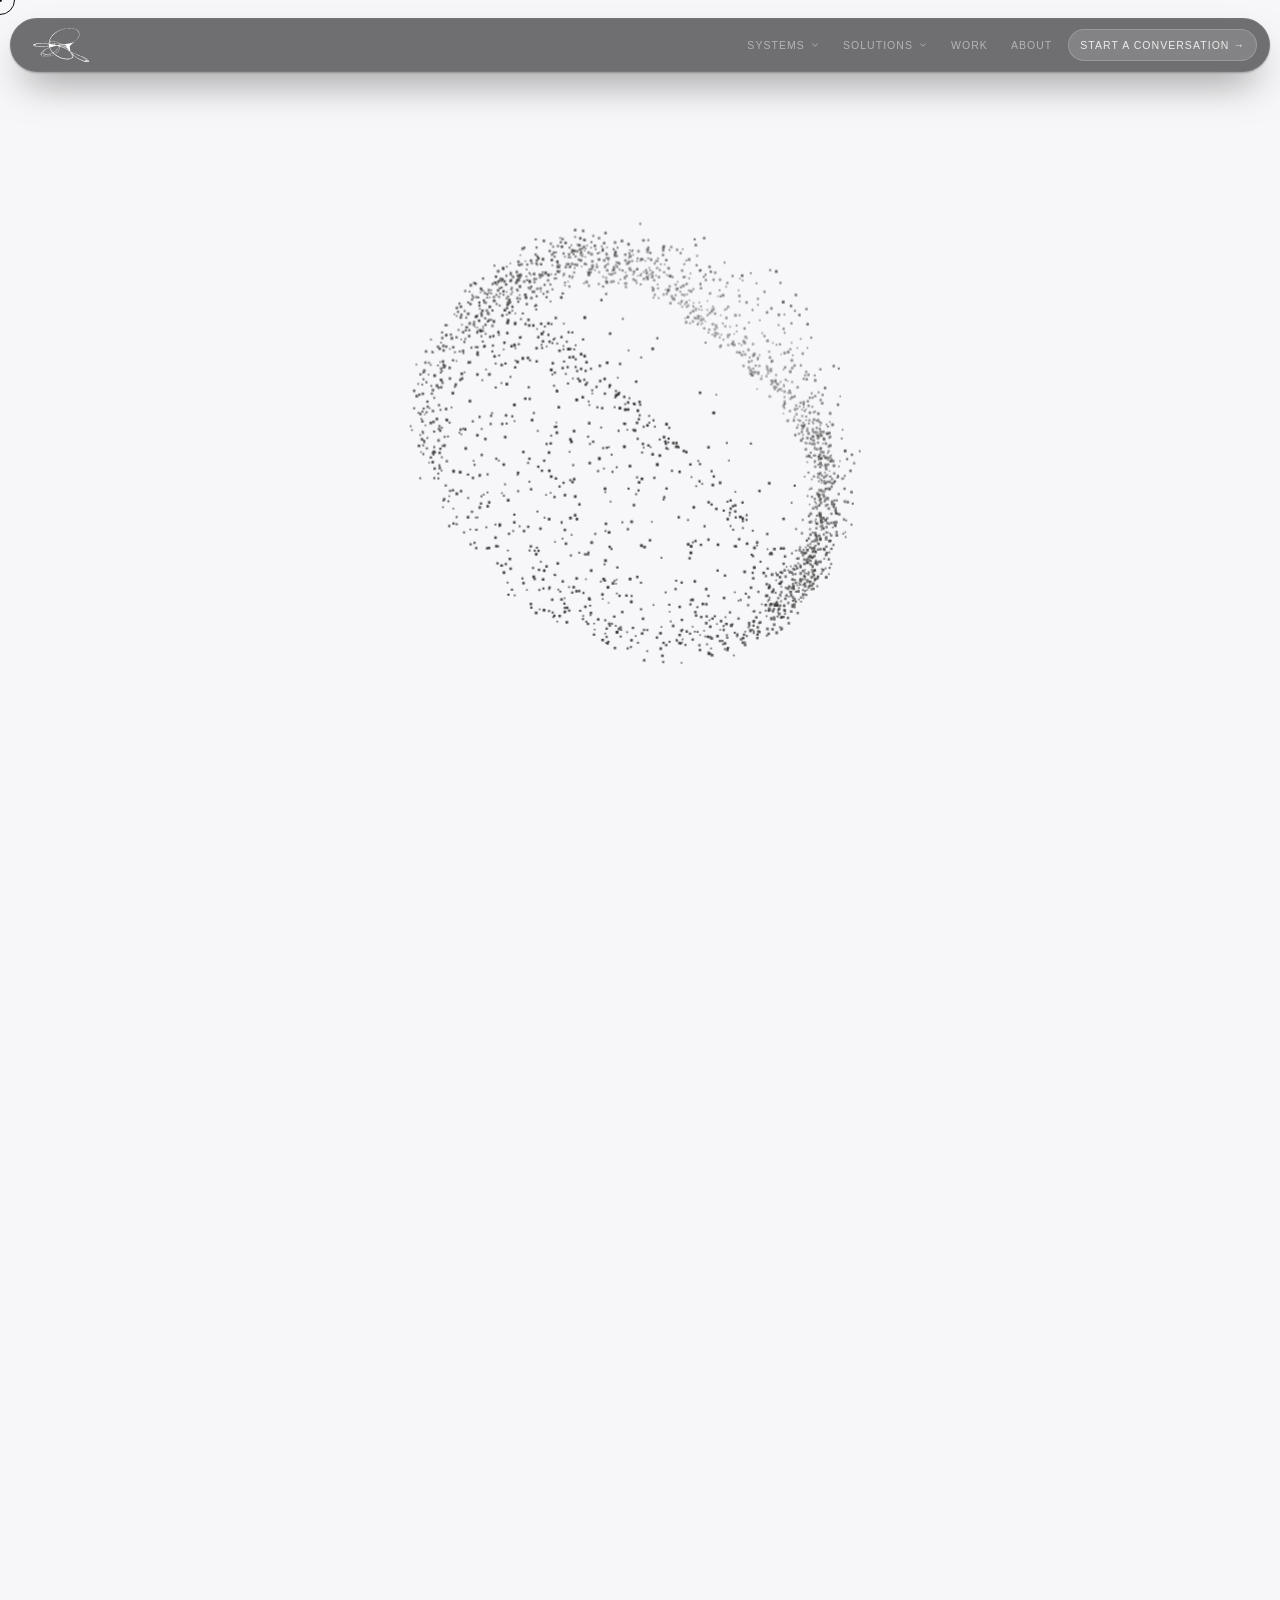
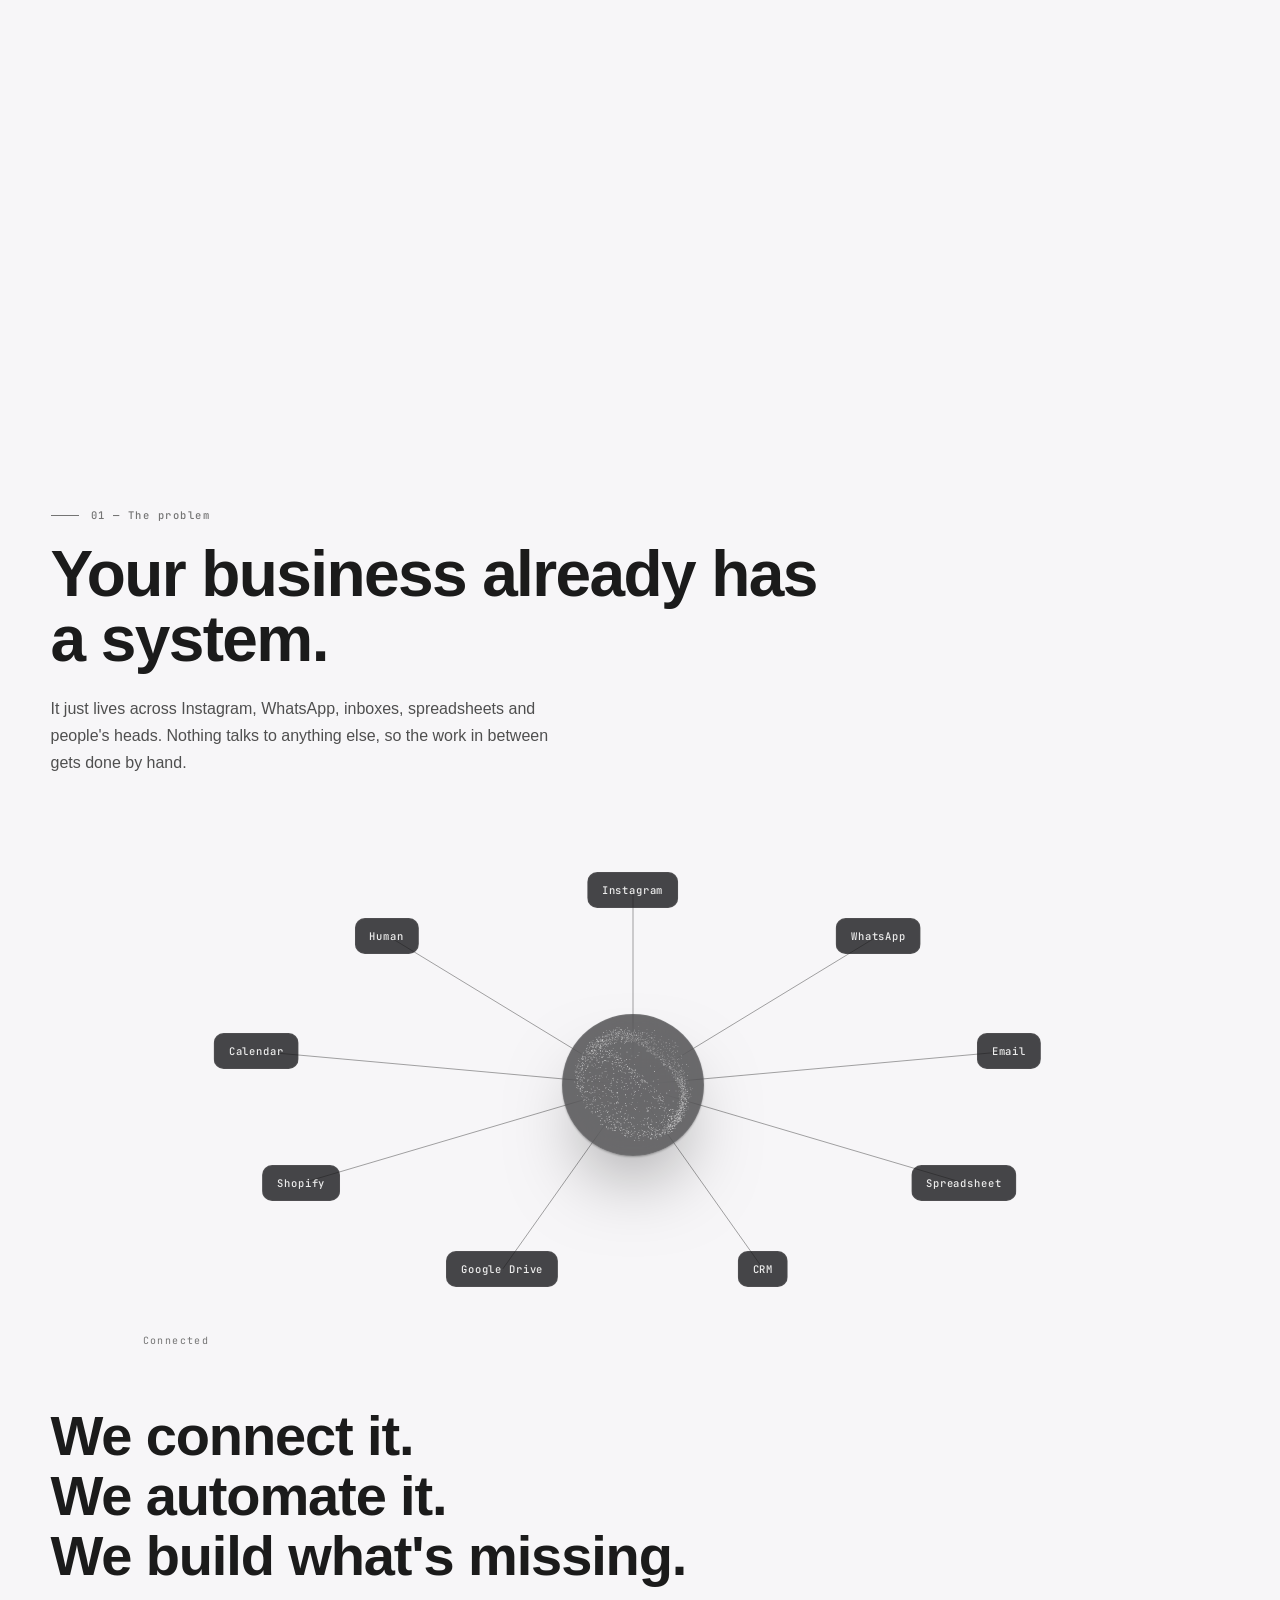
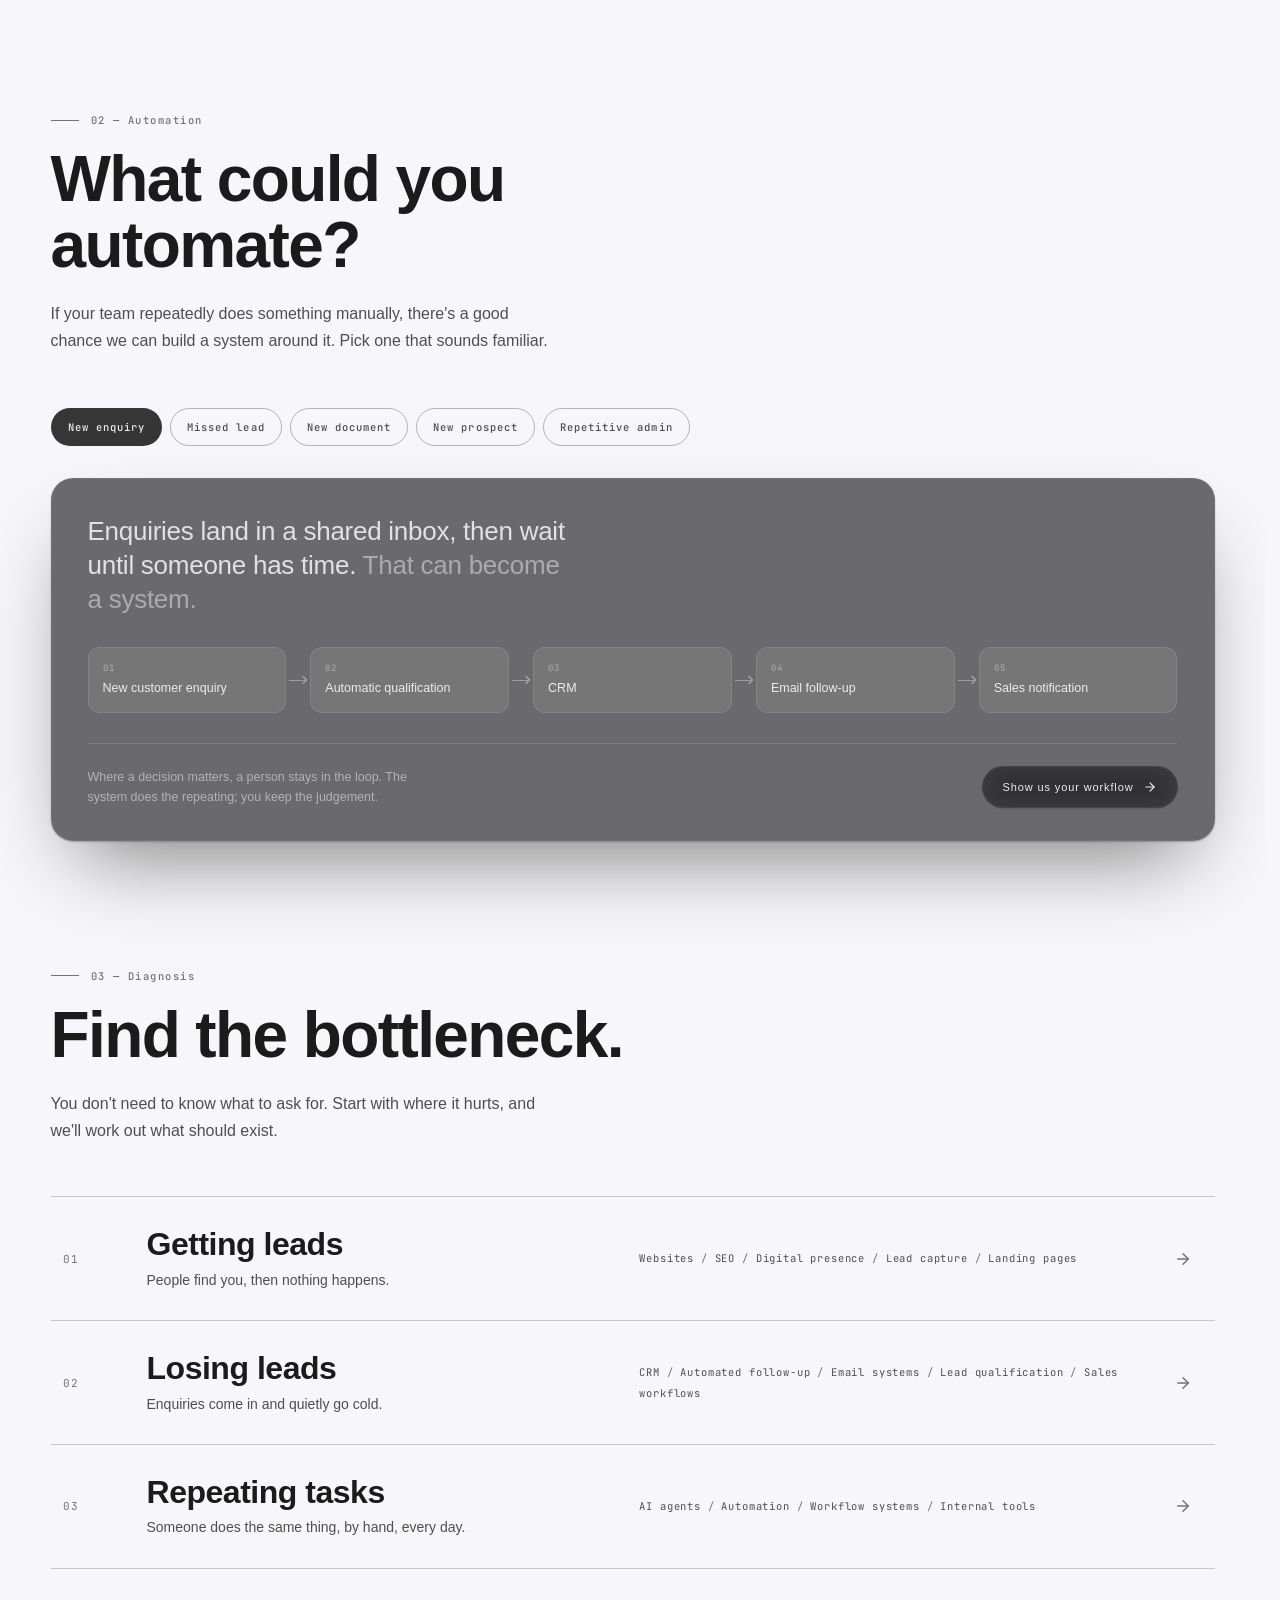
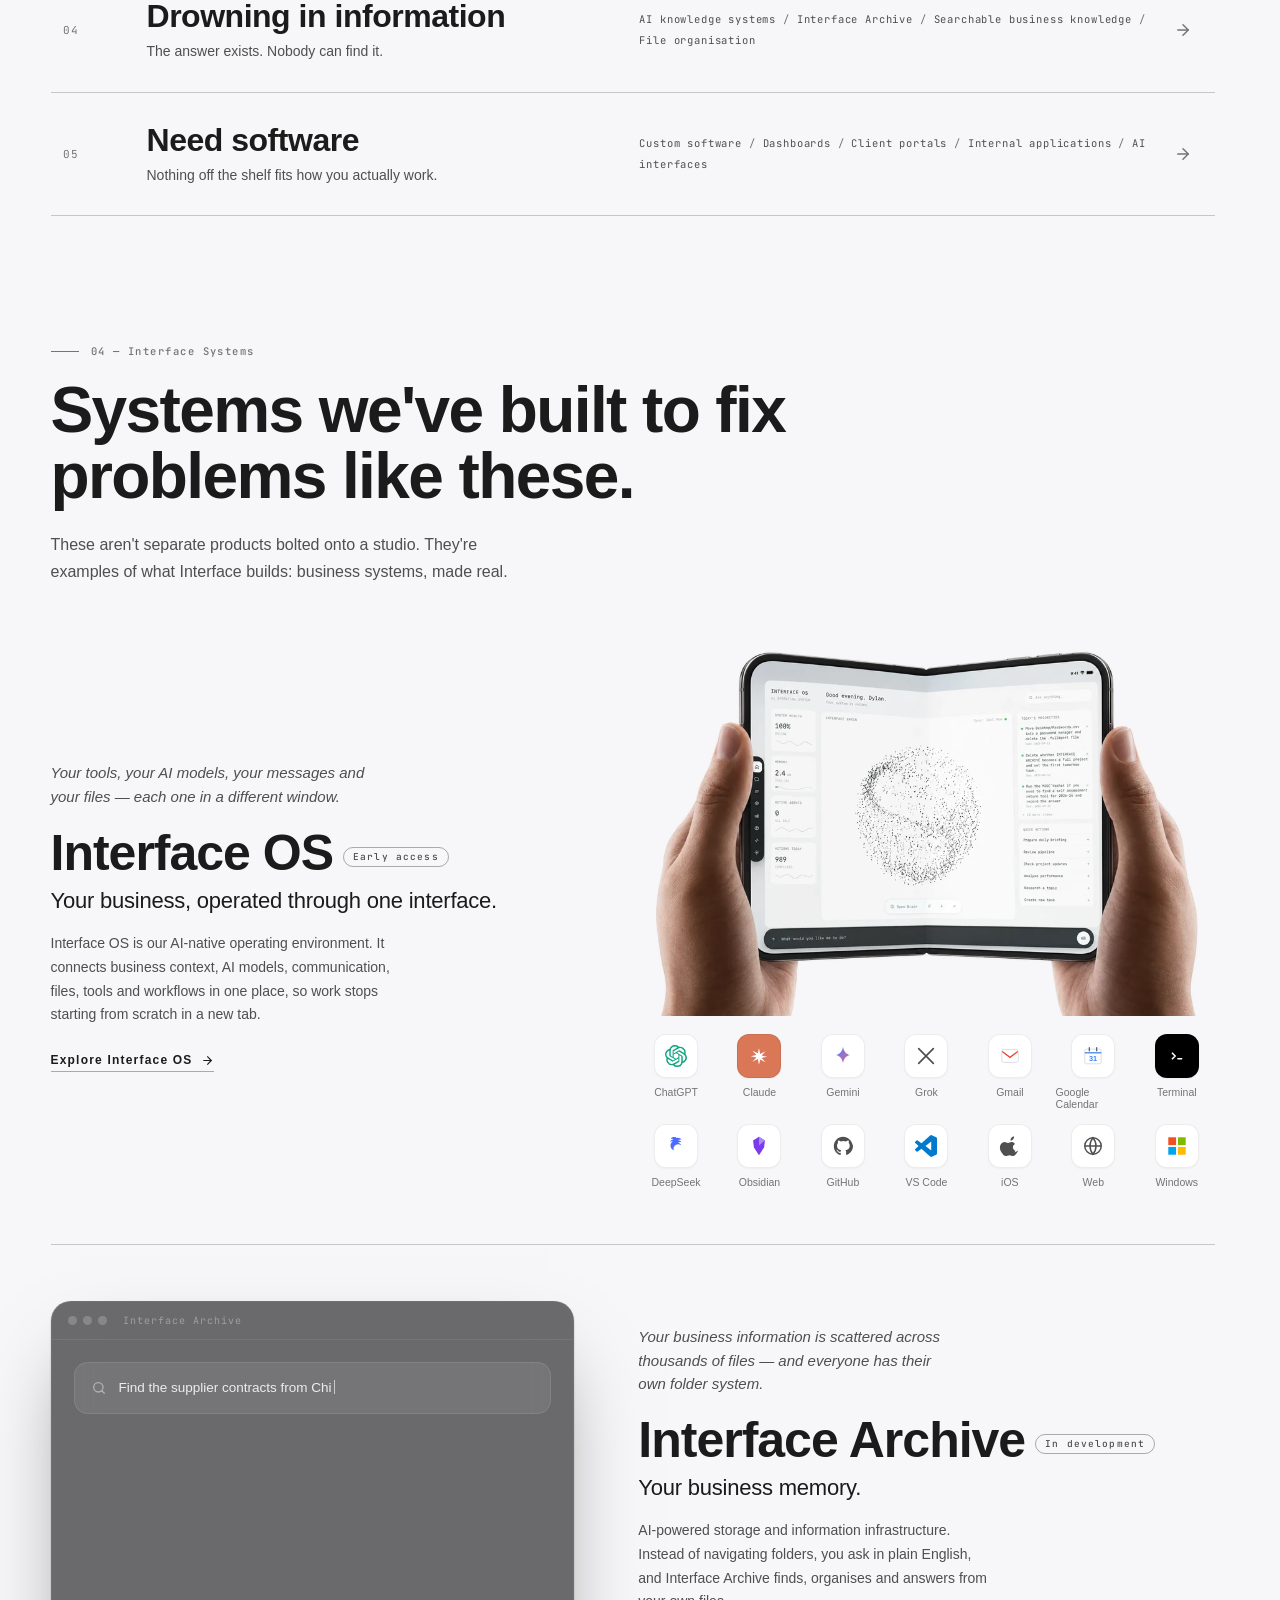
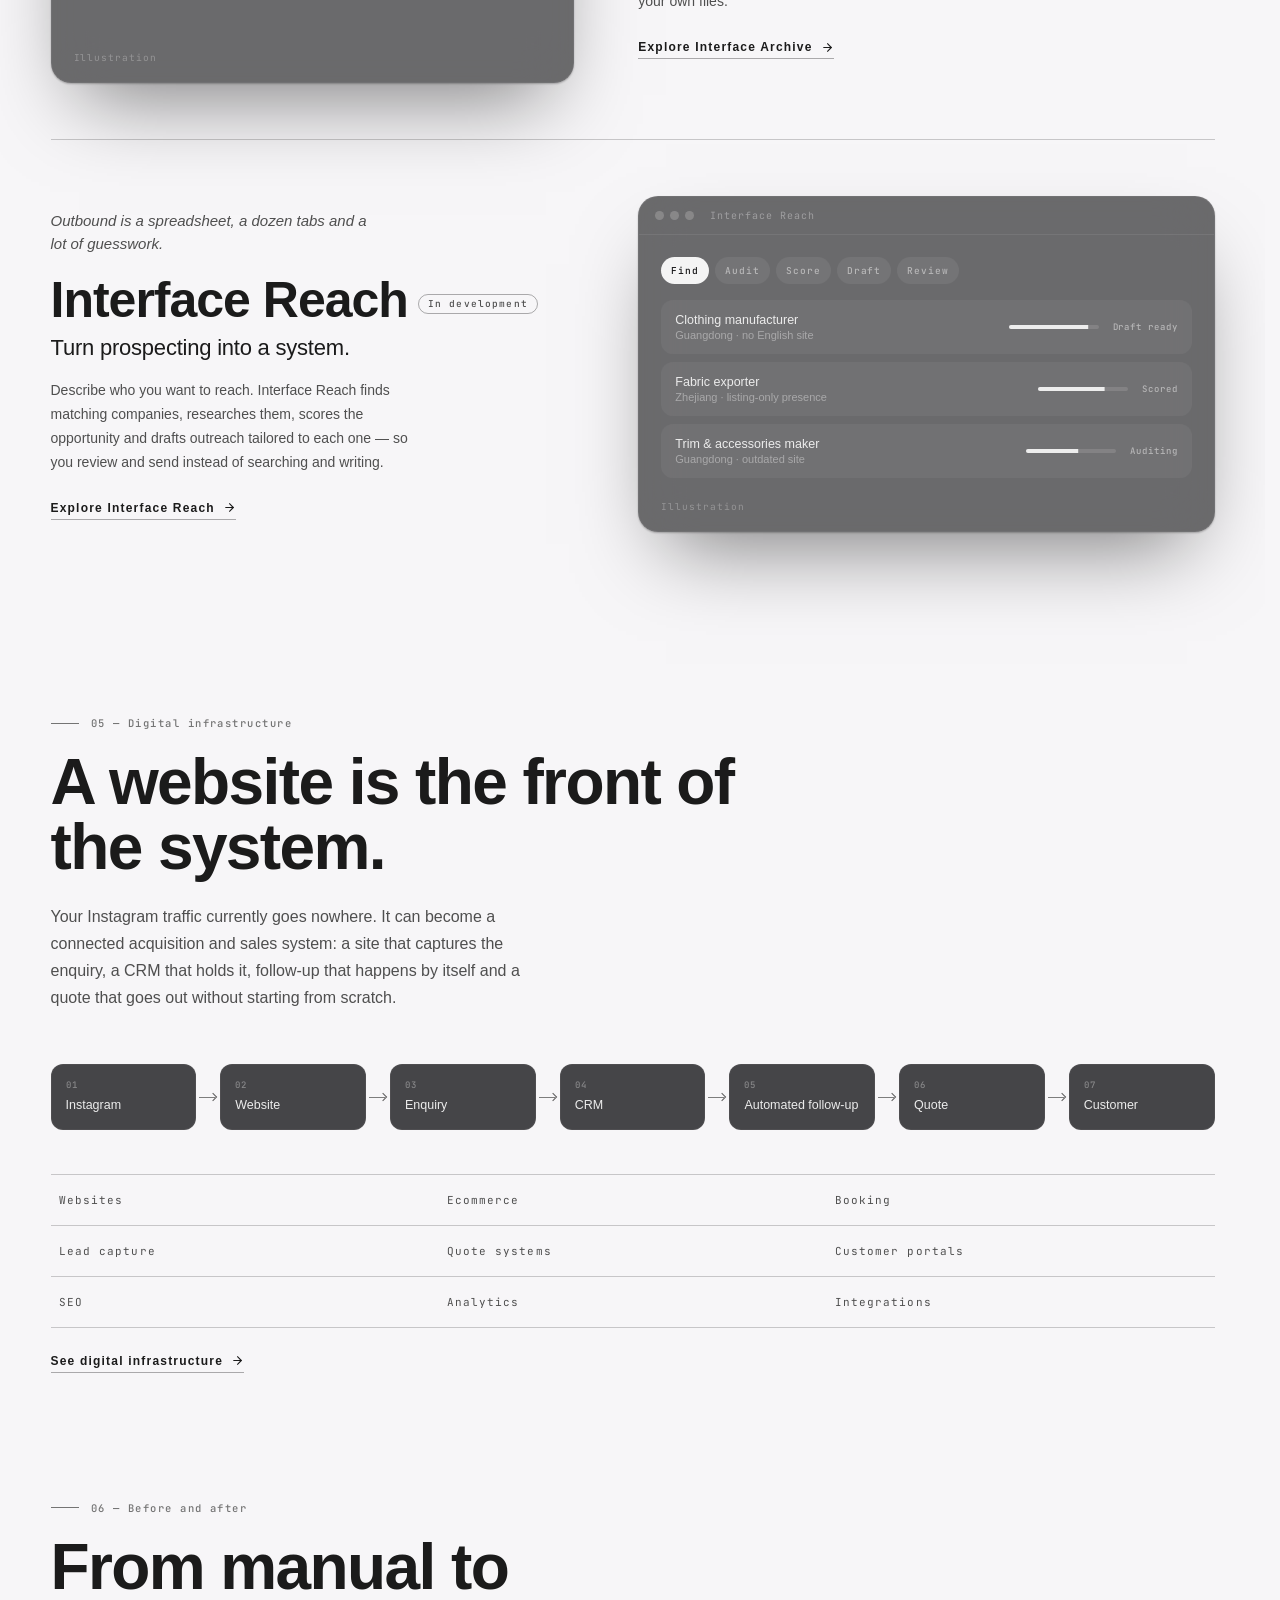
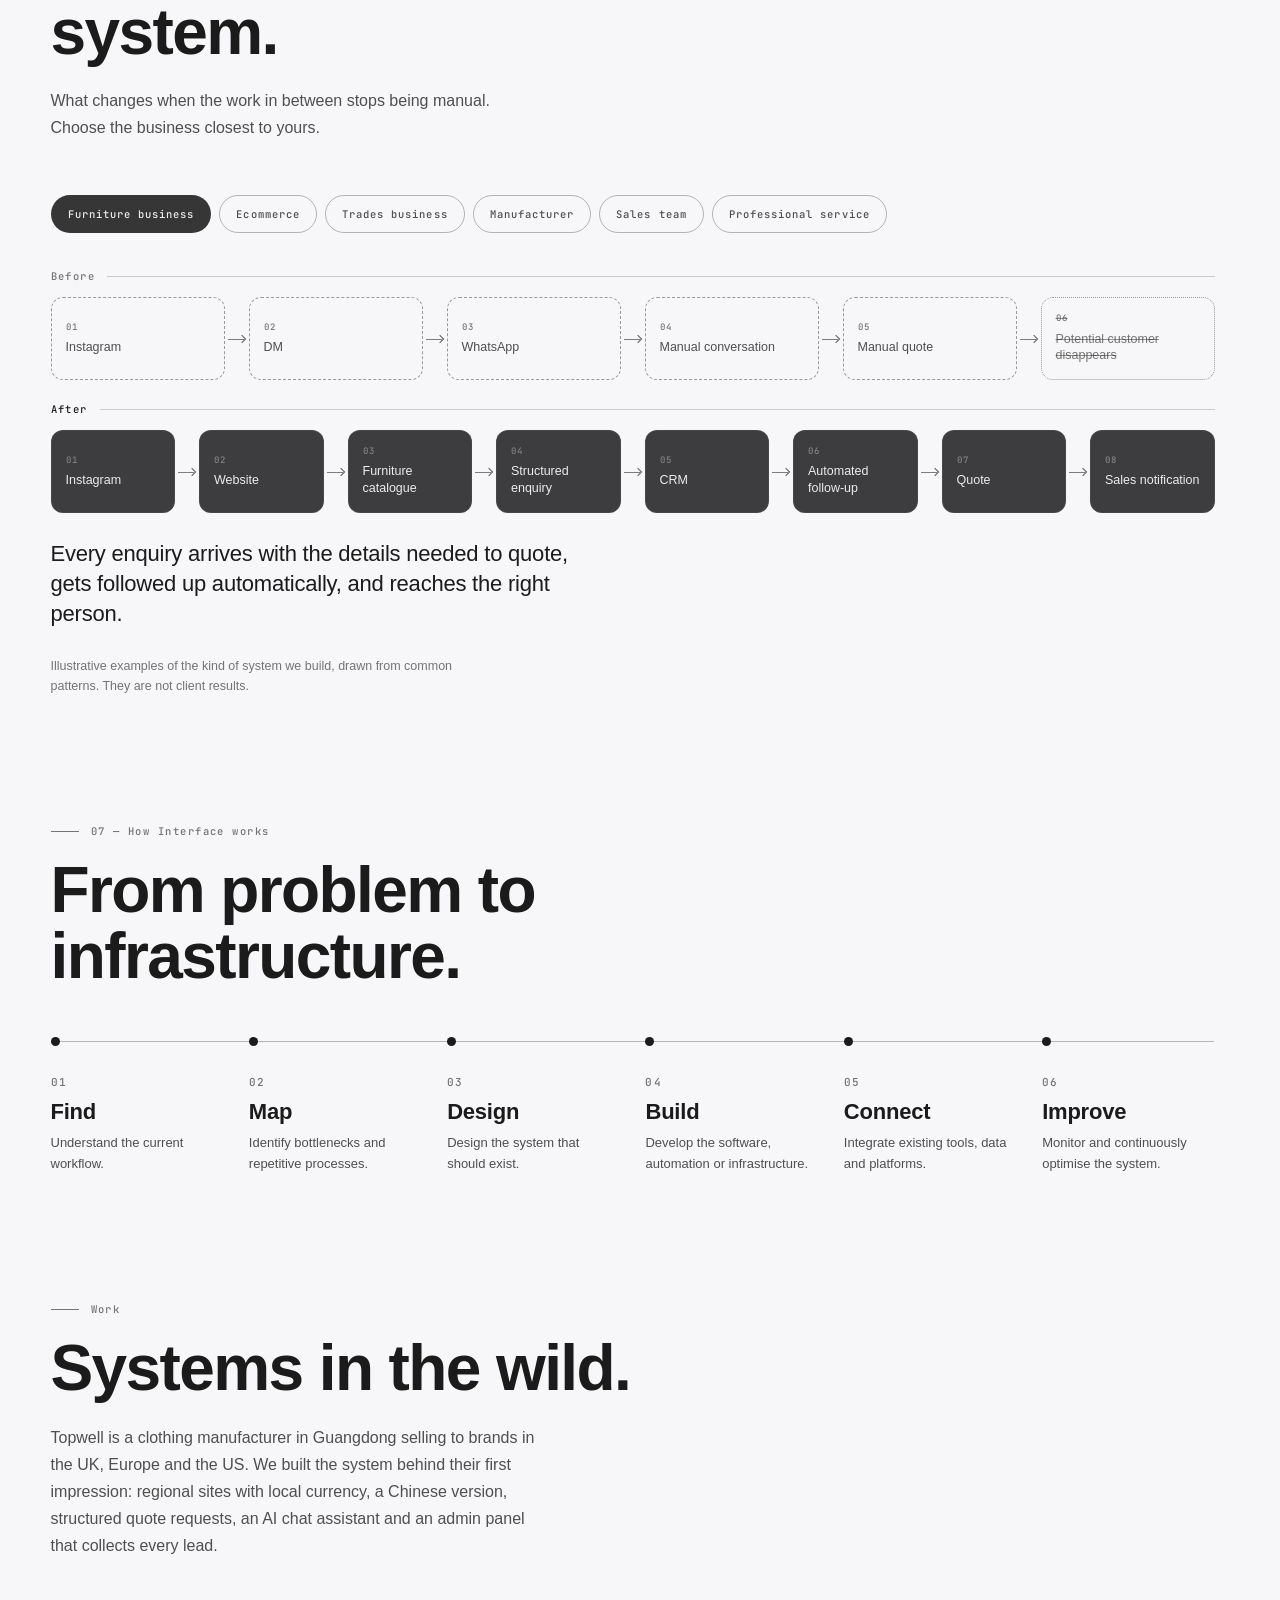
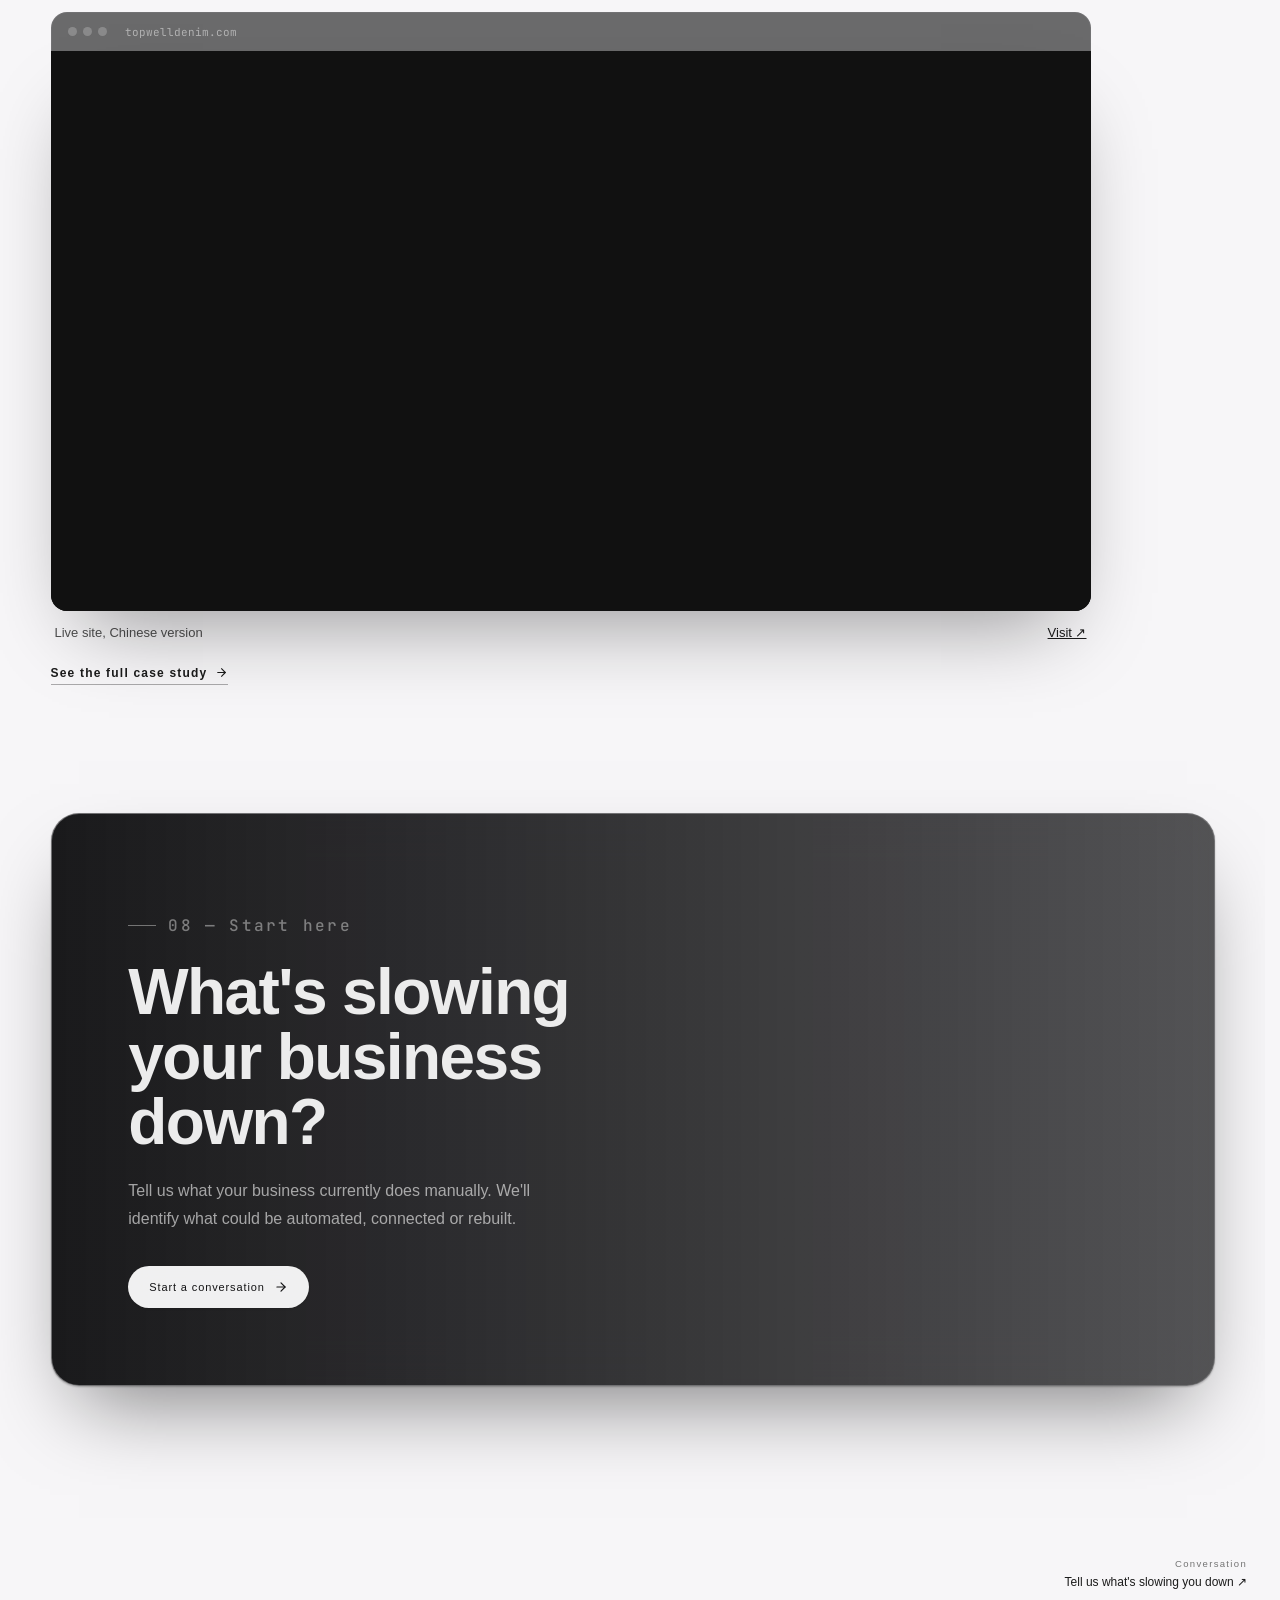
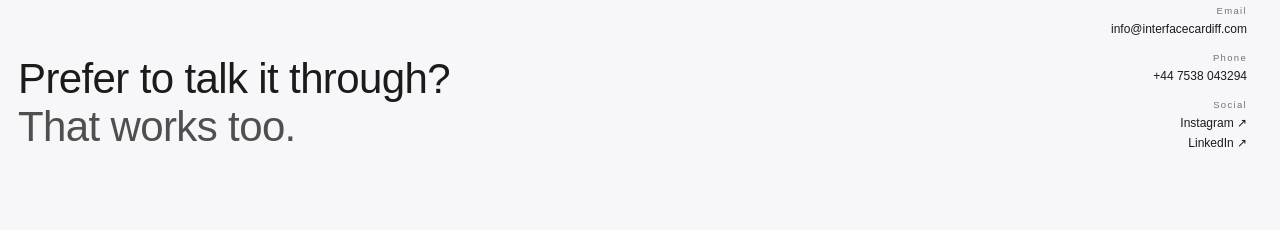
<file: index.html>
<!DOCTYPE html>
<html lang="en">
<head>
<meta charset="UTF-8" />
<meta name="viewport" content="width=device-width, initial-scale=1.0" />
<title>Interface — Build the System Behind Your Business | Digital Infrastructure &amp; AI Automation, Cardiff</title>
<meta name="description" content="Interface finds the bottleneck and builds the system: websites, AI agents, automation, software and infrastructure for businesses with manual processes, disconnected tools and lost opportunities. Cardiff." />
<meta name="keywords" content="digital infrastructure, AI automation, business automation Cardiff, AI agents, custom software, workflow automation, website and CRM integration, Interface OS" />
<meta name="author" content="Interface" />
<meta name="robots" content="index, follow" />
<link rel="canonical" href="https://www.interfacecardiff.com/" />

<!-- Open Graph -->
<meta property="og:type" content="website" />
<meta property="og:title" content="Interface — Build the System Behind Your Business | Digital Infrastructure &amp; AI Automation, Cardiff" />
<meta property="og:description" content="Websites, AI agents, automation, software and infrastructure — the system behind your business." />
<meta property="og:locale" content="en_GB" />

<!-- Twitter Card -->
<meta name="twitter:card" content="summary_large_image" />
<meta name="twitter:title" content="Interface — Build the System Behind Your Business | Digital Infrastructure &amp; AI Automation, Cardiff" />
<meta name="twitter:description" content="Websites, AI agents, automation, software and infrastructure — the system behind your business." />

<!-- Geo tags -->
<meta name="geo.region" content="GB-CRF" />
<meta name="geo.placename" content="Cardiff" />
<meta name="geo.position" content="51.4816;-3.1791" />
<meta name="ICBM" content="51.4816, -3.1791" />

<!-- JSON-LD structured data -->
<script type="application/ld+json">
{
  "@context": "https://schema.org",
  "@type": "ProfessionalService",
  "name": "Interface",
  "alternateName": "Interface — Digital Infrastructure & AI Automation",
  "description": "Cardiff-based digital infrastructure and AI automation company. Interface finds the bottlenecks in how a business runs and builds the systems that fix them: websites, AI agents, automation, software and infrastructure.",
  "url": "https://www.interfacecardiff.com",
  "image": "https://www.interfacecardiff.com/assets/img/logo.svg",
  "telephone": "+447538043294",
  "email": "info@interfacecardiff.com",
  "priceRange": "££",
  "address": {
    "@type": "PostalAddress",
    "addressLocality": "Cardiff",
    "addressRegion": "Wales",
    "addressCountry": "GB"
  },
  "geo": {
    "@type": "GeoCoordinates",
    "latitude": 51.4816,
    "longitude": -3.1791
  },
  "areaServed": [
    { "@type": "City", "name": "Cardiff" },
    { "@type": "AdministrativeArea", "name": "Wales" },
    { "@type": "Country", "name": "United Kingdom" }
  ],
  "knowsAbout": [
    "Artificial Intelligence",
    "Business Automation",
    "Workflow Automation",
    "Software Development",
    "AI Agents",
    "Automation",
    "Web Design",
    "Brand Identity",
    "Marketing Strategy",
    "E-commerce"
  ],
  "sameAs": [
    "https://www.instagram.com/interface_dev/",
    "https://www.linkedin.com/in/dylan-driscoll"
  ]
}
</script>


<link rel="preconnect" href="https://fonts.googleapis.com" />
<link rel="preconnect" href="https://fonts.gstatic.com" crossorigin />
<link href="https://fonts.googleapis.com/css2?family=JetBrains+Mono:wght@400;500;600&display=swap" rel="stylesheet" />

<link rel="preload" as="image" href="assets/img/hero-laptop-poster.webp" />
<link rel="preload" as="video" href="assets/video/hero-laptop.mp4" type="video/mp4" />
<link rel="stylesheet" href="style.css?v=bb94174" />
</head>
<body class="loading page-home">

<div class="wake" id="wake">
  <div class="wake-mark"><img src="assets/img/logo.svg" alt="Interface"></div>
  <div class="wake-pct" id="wakePct">0%</div>
</div>

<div class="cursor" id="cursor"></div>
<div class="cursor-dot" id="cursorDot"></div>

<header class="site-head">
  <div class="name">
    <a href="index.html" class="logo-link" aria-label="Interface — home">
      <img src="assets/img/logo.svg" alt="Interface" class="site-logo" />
    </a>
  </div>
  <nav>
    <div class="nav-item">
      <button type="button" class="nav-trigger" aria-expanded="false" aria-haspopup="true">Systems<svg viewBox="0 0 24 24" fill="none" stroke="currentColor" stroke-width="2.2" stroke-linecap="round" stroke-linejoin="round"><polyline points="6 9 12 15 18 9"></polyline></svg></button>
      <div class="nav-menu">
        <a href="software.html"><b>Interface OS</b><span>Your business, operated through one interface.</span></a>
        <a href="archive.html"><b>Interface Archive</b><span>Your business memory.</span></a>
        <a href="reach.html"><b>Interface Reach</b><span>Turn prospecting into a system.</span></a>
      </div>
    </div>
    <div class="nav-item">
      <button type="button" class="nav-trigger" aria-expanded="false" aria-haspopup="true">Solutions<svg viewBox="0 0 24 24" fill="none" stroke="currentColor" stroke-width="2.2" stroke-linecap="round" stroke-linejoin="round"><polyline points="6 9 12 15 18 9"></polyline></svg></button>
      <div class="nav-menu">
        <a href="solutions.html#agents"><b>AI Agents</b><span>Turn repeated work into an agent.</span></a>
        <a href="solutions.html#automation"><b>Automation</b><span>Connect the tools you already use.</span></a>
        <a href="solutions.html#software"><b>Software</b><span>Built around how you actually work.</span></a>
        <a href="solutions.html#infrastructure"><b>Digital Infrastructure</b><span>Websites as the front of the system.</span></a>
      </div>
    </div>
    <a id="nav-work" href="work.html">Work</a>
    <a id="nav-about" href="about.html">About</a>
    <a id="nav-quote" href="contact.html" class="nav-quote">Start a conversation&nbsp;&rarr;</a>
  </nav>
</header>

<main class="page-content sx-page">
  <div class="design-stage" id="designStage">
    <div class="design-stage-pin">
      <div class="design-orb-wrap" id="designOrbWrap"><canvas class="orb-canvas"></canvas></div>
      <div class="design-form-emerge home-emerge" id="designFormEmerge">
  <section class="hero-shot">
    <div class="hero-shot-media">
      <video id="heroLaptopVideo" autoplay muted loop playsinline preload="auto" poster="assets/img/hero-laptop-poster.webp" aria-label="Interface OS running on a laptop">
        <source src="assets/video/hero-laptop.mp4" type="video/mp4" />
      </video>
    </div>
    <div class="hero-shot-copy">
      <div class="hero-shot-mark" role="img" aria-label="Interface"></div>
      <h1>Build the system behind your business.</h1>
      <p class="hero-tags">Websites. AI agents. Automation. Software. Infrastructure.</p>
      <p class="hero-sub">We design and build the digital systems that turn manual processes, disconnected tools and lost opportunities into infrastructure that works.</p>
      <div class="hero-cta">
        <a href="contact.html" class="hero-cta-btn primary caps">Tell us what you're trying to fix<svg viewBox="0 0 24 24" fill="none" stroke="currentColor" stroke-width="2" stroke-linecap="round" stroke-linejoin="round"><line x1="5" y1="12" x2="19" y2="12"></line><polyline points="12 5 19 12 12 19"></polyline></svg></a>
        <a href="#systems" class="hero-cta-btn secondary caps">Explore Interface Systems<svg viewBox="0 0 24 24" fill="none" stroke="currentColor" stroke-width="2" stroke-linecap="round" stroke-linejoin="round"><line x1="5" y1="12" x2="19" y2="12"></line><polyline points="12 5 19 12 12 19"></polyline></svg></a>
      </div>
    </div>
  </section>
      </div>
    </div>
  </div>
  <!-- ===== 02 · THE PROBLEM ===== -->
  <section class="sx" id="problem">
    <div class="sx-head">
      <p class="sx-eyebrow">01 — The problem</p>
      <h2 class="sx-title wide">Your business already has a system.</h2>
      <p class="sx-lede">It just lives across Instagram, WhatsApp, inboxes, spreadsheets and people's heads. Nothing talks to anything else, so the work in between gets done by hand.</p>
    </div>
    <div class="frag" id="frag" aria-label="Business tools shown disconnected, then connected through Interface">
      <svg class="frag-lines" aria-hidden="true"><g><line pathLength="100" style="--i:0"/><line pathLength="100" style="--i:1"/><line pathLength="100" style="--i:2"/><line pathLength="100" style="--i:3"/><line pathLength="100" style="--i:4"/><line pathLength="100" style="--i:5"/><line pathLength="100" style="--i:6"/><line pathLength="100" style="--i:7"/><line pathLength="100" style="--i:8"/></g></svg>
      <div class="frag-hub glass"><canvas class="orb-canvas" data-ink="light"></canvas></div>
      <span class="frag-chip" data-x1="50.0" data-y1="12.0" style="--i:0;--x0:14;--y0:22;--r:-6;--x1:50.0;--y1:12.0">Instagram</span><span class="frag-chip" data-x1="75.1" data-y1="20.9" style="--i:1;--x0:78;--y0:15;--r:5;--x1:75.1;--y1:20.9">WhatsApp</span><span class="frag-chip" data-x1="88.4" data-y1="43.4" style="--i:2;--x0:47;--y0:11;--r:-3;--x1:88.4;--y1:43.4">Email</span><span class="frag-chip" data-x1="83.8" data-y1="69.0" style="--i:3;--x0:89;--y0:47;--r:7;--x1:83.8;--y1:69.0">Spreadsheet</span><span class="frag-chip" data-x1="63.3" data-y1="85.7" style="--i:4;--x0:19;--y0:63;--r:4;--x1:63.3;--y1:85.7">CRM</span><span class="frag-chip" data-x1="36.7" data-y1="85.7" style="--i:5;--x0:60;--y0:82;--r:-5;--x1:36.7;--y1:85.7">Google Drive</span><span class="frag-chip" data-x1="16.2" data-y1="69.0" style="--i:6;--x0:8;--y0:41;--r:-4;--x1:16.2;--y1:69.0">Shopify</span><span class="frag-chip" data-x1="11.6" data-y1="43.4" style="--i:7;--x0:75;--y0:68;--r:6;--x1:11.6;--y1:43.4">Calendar</span><span class="frag-chip is-human" data-x1="24.9" data-y1="20.9" style="--i:8;--x0:37;--y0:45;--r:-7;--x1:24.9;--y1:20.9">Human</span>
      <p class="frag-state"><span class="off">Disconnected</span><span class="on">Connected</span></p>
    </div>
    <p class="frag-says" aria-label="What Interface does"><span>We connect it.</span><span>We automate it.</span><span>We build what's missing.</span></p>
  </section>

  <!-- ===== 03 · WHAT COULD YOU AUTOMATE ===== -->
  <section class="sx" id="automate">
    <div class="sx-head">
      <p class="sx-eyebrow">02 — Automation</p>
      <h2 class="sx-title">What could you automate?</h2>
      <p class="sx-lede">If your team repeatedly does something manually, there's a good chance we can build a system around it. Pick one that sounds familiar.</p>
    </div>
    <div class="sx-tabs" role="tablist" data-tabs="auto-card"><button type="button" class="sx-tab" role="tab" aria-selected="true" aria-controls="auto-0">New enquiry</button><button type="button" class="sx-tab" role="tab" aria-selected="false" aria-controls="auto-1">Missed lead</button><button type="button" class="sx-tab" role="tab" aria-selected="false" aria-controls="auto-2">New document</button><button type="button" class="sx-tab" role="tab" aria-selected="false" aria-controls="auto-3">New prospect</button><button type="button" class="sx-tab" role="tab" aria-selected="false" aria-controls="auto-4">Repetitive admin</button></div>
    <div class="auto-card glass" id="auto-card">
      <div class="sx-panel is-active" id="auto-0" role="tabpanel"><p class="auto-problem">Enquiries land in a shared inbox, then wait until someone has time. <em>That can become a system.</em></p><ol class="flow "><li><small>01</small>New customer enquiry</li><li><small>02</small>Automatic qualification</li><li><small>03</small>CRM</li><li><small>04</small>Email follow-up</li><li><small>05</small>Sales notification</li></ol></div><div class="sx-panel" id="auto-1" role="tabpanel"><p class="auto-problem">A lead goes quiet and nobody notices until it is too late. <em>That can become a system.</em></p><ol class="flow "><li><small>01</small>Lead doesn't respond</li><li><small>02</small>Automated follow-up</li><li><small>03</small>Reminder</li><li><small>04</small>Second follow-up</li><li><small>05</small>Sales notification</li></ol></div><div class="sx-panel" id="auto-2" role="tabpanel"><p class="auto-problem">Documents arrive by email, WhatsApp and Drive — then disappear into folders. <em>That can become a system.</em></p><ol class="flow "><li><small>01</small>Document received</li><li><small>02</small>AI classification</li><li><small>03</small>Organised storage</li><li><small>04</small>Searchable knowledge</li></ol></div><div class="sx-panel" id="auto-3" role="tabpanel"><p class="auto-problem">Finding and researching prospects eats the days you would rather spend selling. <em>That can become a system.</em></p><ol class="flow "><li><small>01</small>Prospect discovered</li><li><small>02</small>AI research</li><li><small>03</small>Qualification</li><li><small>04</small>Personalised outreach</li><li><small>05</small>Follow-up</li></ol></div><div class="sx-panel" id="auto-4" role="tabpanel"><p class="auto-problem">Someone on your team does the same task, the same way, every single day. <em>That can become a system.</em></p><ol class="flow "><li><small>01</small>Manual task</li><li><small>02</small>AI agent</li><li class="is-human"><small>03</small>Human approval where required</li><li><small>04</small>Automatic completion</li></ol></div>
      <div class="auto-foot"><p>Where a decision matters, a person stays in the loop. The system does the repeating; you keep the judgement.</p><a href="contact.html?intent=workflow" class="hero-cta-btn primary caps">Show us your workflow<svg viewBox="0 0 24 24" fill="none" stroke="currentColor" stroke-width="2" stroke-linecap="round" stroke-linejoin="round"><line x1="5" y1="12" x2="19" y2="12"></line><polyline points="12 5 19 12 12 19"></polyline></svg></a></div>
    </div>
  </section>

  <!-- ===== 04 · FIND THE BOTTLENECK ===== -->
  <section class="sx" id="bottleneck">
    <div class="sx-head">
      <p class="sx-eyebrow">03 — Diagnosis</p>
      <h2 class="sx-title">Find the bottleneck.</h2>
      <p class="sx-lede">You don't need to know what to ask for. Start with where it hurts, and we'll work out what should exist.</p>
    </div>
    <ul class="bn"><li><a href="solutions.html#infrastructure"><span class="bn-n">01</span><span class="bn-label">Getting leads<span class="bn-sym">People find you, then nothing happens.</span></span><span class="bn-items"><span>Websites</span><span>SEO</span><span>Digital presence</span><span>Lead capture</span><span>Landing pages</span></span><svg class="bn-arrow" viewBox="0 0 24 24" fill="none" stroke="currentColor" stroke-width="2" stroke-linecap="round" stroke-linejoin="round"><line x1="5" y1="12" x2="19" y2="12"></line><polyline points="12 5 19 12 12 19"></polyline></svg></a></li><li><a href="solutions.html#automation"><span class="bn-n">02</span><span class="bn-label">Losing leads<span class="bn-sym">Enquiries come in and quietly go cold.</span></span><span class="bn-items"><span>CRM</span><span>Automated follow-up</span><span>Email systems</span><span>Lead qualification</span><span>Sales workflows</span></span><svg class="bn-arrow" viewBox="0 0 24 24" fill="none" stroke="currentColor" stroke-width="2" stroke-linecap="round" stroke-linejoin="round"><line x1="5" y1="12" x2="19" y2="12"></line><polyline points="12 5 19 12 12 19"></polyline></svg></a></li><li><a href="solutions.html#agents"><span class="bn-n">03</span><span class="bn-label">Repeating tasks<span class="bn-sym">Someone does the same thing, by hand, every day.</span></span><span class="bn-items"><span>AI agents</span><span>Automation</span><span>Workflow systems</span><span>Internal tools</span></span><svg class="bn-arrow" viewBox="0 0 24 24" fill="none" stroke="currentColor" stroke-width="2" stroke-linecap="round" stroke-linejoin="round"><line x1="5" y1="12" x2="19" y2="12"></line><polyline points="12 5 19 12 12 19"></polyline></svg></a></li><li><a href="archive.html"><span class="bn-n">04</span><span class="bn-label">Drowning in information<span class="bn-sym">The answer exists. Nobody can find it.</span></span><span class="bn-items"><span>AI knowledge systems</span><span>Interface Archive</span><span>Searchable business knowledge</span><span>File organisation</span></span><svg class="bn-arrow" viewBox="0 0 24 24" fill="none" stroke="currentColor" stroke-width="2" stroke-linecap="round" stroke-linejoin="round"><line x1="5" y1="12" x2="19" y2="12"></line><polyline points="12 5 19 12 12 19"></polyline></svg></a></li><li><a href="solutions.html#software"><span class="bn-n">05</span><span class="bn-label">Need software<span class="bn-sym">Nothing off the shelf fits how you actually work.</span></span><span class="bn-items"><span>Custom software</span><span>Dashboards</span><span>Client portals</span><span>Internal applications</span><span>AI interfaces</span></span><svg class="bn-arrow" viewBox="0 0 24 24" fill="none" stroke="currentColor" stroke-width="2" stroke-linecap="round" stroke-linejoin="round"><line x1="5" y1="12" x2="19" y2="12"></line><polyline points="12 5 19 12 12 19"></polyline></svg></a></li></ul>
  </section>

  <!-- ===== 05 · INTERFACE SYSTEMS ===== -->
  <section class="sx" id="systems">
    <div class="sx-head">
      <p class="sx-eyebrow">04 — Interface Systems</p>
      <h2 class="sx-title wide">Systems we've built to fix problems like these.</h2>
      <p class="sx-lede">These aren't separate products bolted onto a studio. They're examples of what Interface builds: business systems, made real.</p>
    </div>

    <article class="sys" id="os">
      <div class="sys-copy">
        <p class="sys-problem">Your tools, your AI models, your messages and your files — each one in a different window.</p>
        <h3 class="sys-name">Interface OS<span class="sx-tag">Early access</span></h3>
        <p class="sys-line">Your business, operated through one interface.</p>
        <p class="sys-body">Interface OS is our AI-native operating environment. It connects business context, AI models, communication, files, tools and workflows in one place, so work stops starting from scratch in a new tab.</p>
        <a href="software.html" class="sx-link">Explore Interface OS<svg viewBox="0 0 24 24" fill="none" stroke="currentColor" stroke-width="2" stroke-linecap="round" stroke-linejoin="round"><line x1="5" y1="12" x2="19" y2="12"></line><polyline points="12 5 19 12 12 19"></polyline></svg></a>
      </div>
      <div class="sys-os">
        <img src="assets/img/hero-fold-device.webp" alt="Interface OS running on a foldable device" width="900" height="595" loading="lazy" />
        <div class="integrations"><div class="integrations-grid">
      <div class="integration-item">
        <div class="integration-icon"><svg viewBox="0 0 24 24" fill="#10A37F"><path d="M22.2819 9.8211a5.9847 5.9847 0 0 0-.5157-4.9108 6.0462 6.0462 0 0 0-6.5098-2.9A6.0651 6.0651 0 0 0 4.9807 4.1818a5.9847 5.9847 0 0 0-3.9977 2.9 6.0462 6.0462 0 0 0 .7427 7.0966 5.98 5.98 0 0 0 .511 4.9107 6.051 6.051 0 0 0 6.5146 2.9001A5.9847 5.9847 0 0 0 13.2599 24a6.0557 6.0557 0 0 0 5.7718-4.2058 5.9894 5.9894 0 0 0 3.9977-2.9001 6.0557 6.0557 0 0 0-.7475-7.0729zm-9.022 12.6081a4.4755 4.4755 0 0 1-2.8764-1.0408l.1419-.0804 4.7783-2.7582a.7948.7948 0 0 0 .3927-.6813v-6.7369l2.02 1.1686a.071.071 0 0 1 .038.052v5.5826a4.504 4.504 0 0 1-4.4945 4.4944zm-9.6607-4.1254a4.4708 4.4708 0 0 1-.5346-3.0137l.142.0852 4.783 2.7582a.7712.7712 0 0 0 .7806 0l5.8428-3.3685v2.3324a.0804.0804 0 0 1-.0332.0615L9.74 19.9502a4.4992 4.4992 0 0 1-6.1408-1.6464zM2.3408 7.8956a4.485 4.485 0 0 1 2.3655-1.9728V11.6a.7664.7664 0 0 0 .3879.6765l5.8144 3.3543-2.0201 1.1685a.0757.0757 0 0 1-.071 0l-4.8303-2.7865A4.504 4.504 0 0 1 2.3408 7.872zm16.5963 3.8558L13.1038 8.364 15.1192 7.2a.0757.0757 0 0 1 .071 0l4.8303 2.7913a4.4944 4.4944 0 0 1-.6765 8.1042v-5.6772a.79.79 0 0 0-.407-.667zm2.0107-3.0231l-.142-.0852-4.7735-2.7818a.7759.7759 0 0 0-.7854 0L9.409 9.2297V6.8974a.0662.0662 0 0 1 .0284-.0615l4.8303-2.7866a4.4992 4.4992 0 0 1 6.6802 4.66zM8.3065 12.863l-2.02-1.1638a.0804.0804 0 0 1-.038-.0567V6.0742a4.4992 4.4992 0 0 1 7.3757-3.4537l-.142.0805L8.704 5.4592a.7948.7948 0 0 0-.3927.6813zm1.0976-2.3654l2.602-1.4998 2.6069 1.4998v3l-2.6069 1.4997-2.602-1.4997z"/></svg></div>
        <span>ChatGPT</span>
      </div>
      <div class="integration-item">
        <div class="integration-icon" style="background:#D97757;"><svg viewBox="0 0 24 24" fill="#fff"><path d="M12 3.5l1.3 6.2 5.9-2.9-4.4 4.7 6.2 1.3-6.2 1.3 4.4 4.7-5.9-2.9L12 21.5l-1.3-6.2-5.9 2.9 4.4-4.7-6.2-1.3 6.2-1.3-4.4-4.7 5.9 2.9z"/></svg></div>
        <span>Claude</span>
      </div>
      <div class="integration-item">
        <div class="integration-icon"><svg viewBox="0 0 24 24"><defs><linearGradient id="gemGrad" x1="0" y1="0" x2="1" y2="1"><stop offset="0%" stop-color="#4285F4"/><stop offset="50%" stop-color="#9B72CB"/><stop offset="100%" stop-color="#D96570"/></linearGradient></defs><path fill="url(#gemGrad)" d="M12 2c.6 4.6 3.4 8.4 8 9-4.6.6-7.4 4.4-8 9-.6-4.6-3.4-8.4-8-9 4.6-.6 7.4-4.4 8-9z"/></svg></div>
        <span>Gemini</span>
      </div>
      <div class="integration-item">
        <div class="integration-icon"><svg viewBox="0 0 24 24" fill="none" stroke="currentColor" stroke-width="1.8" stroke-linecap="round" stroke-linejoin="round"><path d="M4 4l16 16M20 4L4 20"/></svg></div>
        <span>Grok</span>
      </div>
      <div class="integration-item">
        <div class="integration-icon"><svg viewBox="0 0 24 24"><rect x="3" y="5" width="18" height="14" rx="2" fill="#fff" stroke="#dadce0" stroke-width="1"/><path fill="#EA4335" d="M3.5 6.2L12 12.6l8.5-6.4v1.6L12 14.4 3.5 7.8z"/></svg></div>
        <span>Gmail</span>
      </div>
      <div class="integration-item">
        <div class="integration-icon"><svg viewBox="0 0 24 24"><rect x="3" y="4.5" width="18" height="16" rx="2" fill="#fff" stroke="#dadce0"/><path d="M3 8.5h18" stroke="#4285F4" stroke-width="1.4"/><path d="M8 3v3.4M16 3v3.4" stroke="#5f6368" stroke-width="1.4" stroke-linecap="round"/><text x="12" y="17" text-anchor="middle" font-size="8" fill="#4285F4" font-family="Arial" font-weight="700">31</text></svg></div>
        <span>Google Calendar</span>
      </div>
      <div class="integration-item">
        <div class="integration-icon" style="background:#000;"><svg viewBox="0 0 24 24" fill="none" stroke="#fff" stroke-width="1.8" stroke-linecap="round" stroke-linejoin="round"><path d="M7 9l3 3-3 3M13 15h4"/></svg></div>
        <span>Terminal</span>
      </div>
      <div class="integration-item">
        <div class="integration-icon"><svg viewBox="0 0 24 24" fill="#4D6BFE"><path d="M12.3 3.2c2.7-.6 4.9.4 6 2.1-1.6-.5-3-.3-4.1.5 1.6.1 2.9.7 3.7 2-1.7-.4-3-.1-3.9.7 1.8.2 3.1 1.2 3.6 2.7-1.9-1.3-4-1.5-5.9-.4-2.2 1.3-3 3.9-2.1 6.2-2.4-1-3.9-3.4-3.6-6 .2-1.7 1.1-3.1 2.4-4-1.1-.2-2.1.1-2.9.8.4-1.7 1.8-2.9 3.6-3.3-.9-.5-1.9-.6-2.9-.3C7 2.7 8.9 2 10.9 2.4c.5-.4 1-.7 1.4.8z"/></svg></div>
        <span>DeepSeek</span>
      </div>
      <div class="integration-item">
        <div class="integration-icon"><svg viewBox="0 0 24 24" fill="#7C3AED"><path d="M12 2l6.5 4-1 7.5-5.5 8.5-5.5-8.5-1-7.5z"/><path d="M12 2l6.5 4-6.5 5.5V2z" fill="#a78bfa"/></svg></div>
        <span>Obsidian</span>
      </div>
      <div class="integration-item">
        <div class="integration-icon"><svg viewBox="0 0 24 24" fill="currentColor"><path d="M12 2C6.5 2 2 6.6 2 12.2c0 4.5 2.9 8.3 6.8 9.6.5.1.7-.2.7-.5v-1.9c-2.8.6-3.4-1.3-3.4-1.3-.4-1.2-1.1-1.5-1.1-1.5-.9-.6.1-.6.1-.6 1 .1 1.5 1.1 1.5 1.1.9 1.5 2.3 1.1 2.9.8.1-.7.4-1.1.6-1.4-2.3-.2-4.6-1.1-4.6-5 0-1.1.4-2 1.1-2.7-.1-.3-.5-1.4.1-2.8 0 0 .9-.3 3 1a10 10 0 015.4 0c2.1-1.3 3-1 3-1 .6 1.4.2 2.5.1 2.8.7.7 1.1 1.6 1.1 2.7 0 3.9-2.3 4.8-4.6 5 .4.3.7.9.7 1.9v2.8c0 .3.2.6.7.5 3.9-1.3 6.8-5.1 6.8-9.6C22 6.6 17.5 2 12 2z"/></svg></div>
        <span>GitHub</span>
      </div>
      <div class="integration-item">
        <div class="integration-icon"><svg viewBox="0 0 24 24" fill="#007ACC"><path d="M23.15 2.587L18.21.21a1.494 1.494 0 0 0-1.705.29l-9.46 8.63-4.12-3.128a.999.999 0 0 0-1.276.057L.327 7.261A1 1 0 0 0 .326 8.74L3.899 12 .326 15.26a1 1 0 0 0 .001 1.479L1.65 17.94a.999.999 0 0 0 1.276.057l4.12-3.128 9.46 8.63a1.492 1.492 0 0 0 1.704.29l4.942-2.377A1.5 1.5 0 0 0 24 20.06V3.939a1.5 1.5 0 0 0-.85-1.352zM17.706 16.923l-6.244-4.923 6.244-4.923v9.846z"/></svg></div>
        <span>VS Code</span>
      </div>
      <div class="integration-item">
        <div class="integration-icon"><svg viewBox="0 0 24 24" fill="currentColor"><path d="M16.5 1.5c.1 1.1-.3 2.2-1 3-.7.8-1.9 1.5-3 1.4-.1-1.1.4-2.2 1-3 .8-.8 2-1.4 3-1.4zM20.9 17c-.5 1.2-.8 1.7-1.5 2.7-1 1.5-2.4 3.3-4.1 3.3-1.5 0-1.9-1-3.9-1s-2.5 1-4 1c-1.7 0-3-1.6-4-3.1C.9 17 .3 13 1.8 10.4c1-1.7 2.6-2.7 4.1-2.7 1.6 0 2.6 1.1 3.9 1.1 1.3 0 2.1-1.1 3.9-1.1 1.3 0 2.7.7 3.7 2-3.3 1.8-2.8 6.4.5 7.4-.3.7-.6 1.3-1 1.9z"/></svg></div>
        <span>iOS</span>
      </div>
      <div class="integration-item">
        <div class="integration-icon"><svg viewBox="0 0 24 24" fill="none" stroke="currentColor" stroke-width="1.6"><circle cx="12" cy="12" r="9"/><path d="M3 12h18M12 3a14 14 0 010 18 14 14 0 010-18z"/></svg></div>
        <span>Web</span>
      </div>
      <div class="integration-item">
        <div class="integration-icon"><svg viewBox="0 0 24 24"><rect x="2.5" y="2.5" width="8.5" height="8.5" fill="#F25022"/><rect x="13" y="2.5" width="8.5" height="8.5" fill="#7FBA00"/><rect x="2.5" y="13" width="8.5" height="8.5" fill="#00A4EF"/><rect x="13" y="13" width="8.5" height="8.5" fill="#FFB900"/></svg></div>
        <span>Windows</span>
      </div>
        </div></div>
      </div>
    </article>

    <article class="sys rev" id="archive">
      <div class="sys-copy">
        <p class="sys-problem">Your business information is scattered across thousands of files — and everyone has their own folder system.</p>
        <h3 class="sys-name">Interface Archive<span class="sx-tag">In development</span></h3>
        <p class="sys-line">Your business memory.</p>
        <p class="sys-body">AI-powered storage and information infrastructure. Instead of navigating folders, you ask in plain English, and Interface Archive finds, organises and answers from your own files.</p>
        <a href="archive.html" class="sx-link">Explore Interface Archive<svg viewBox="0 0 24 24" fill="none" stroke="currentColor" stroke-width="2" stroke-linecap="round" stroke-linejoin="round"><line x1="5" y1="12" x2="19" y2="12"></line><polyline points="12 5 19 12 12 19"></polyline></svg></a>
      </div>
      <div class="mock glass ar" aria-label="Illustration of the Interface Archive search interface">
        <div class="mock-bar"><i></i><i></i><i></i><em>Interface Archive</em></div>
        <div class="mock-body">
          <div class="ar-search"><svg viewBox="0 0 24 24" fill="none" stroke="currentColor" stroke-width="2" stroke-linecap="round" stroke-linejoin="round"><circle cx="11" cy="11" r="7"/><path d="M20 20l-3.5-3.5"/></svg><span class="ar-q" data-text="Find the supplier contracts from China we received last month.">Find the supplier contracts from China we received last month.</span></div>
          <ul class="ar-res">
            <li style="--i:0"><span class="ar-ext">PDF</span><div><b>Supply agreement — fabric mill, Guangzhou</b><span>Email attachment · matched: supplier, China, contract</span></div></li>
            <li style="--i:1"><span class="ar-ext">PDF</span><div><b>Contract amendment — trims &amp; zips supplier</b><span>Shared drive · matched: supplier, contract</span></div></li>
            <li style="--i:2"><span class="ar-ext">DOC</span><div><b>Packaging supplier terms — signed copy</b><span>WhatsApp upload · matched: supplier, China</span></div></li>
          </ul>
          <p class="ar-count">3 files found, ranked by relevance</p>
        </div>
        <p class="mock-note">Illustration</p>
      </div>
    </article>

    <article class="sys" id="reach">
      <div class="sys-copy">
        <p class="sys-problem">Outbound is a spreadsheet, a dozen tabs and a lot of guesswork.</p>
        <h3 class="sys-name">Interface Reach<span class="sx-tag">In development</span></h3>
        <p class="sys-line">Turn prospecting into a system.</p>
        <p class="sys-body">Describe who you want to reach. Interface Reach finds matching companies, researches them, scores the opportunity and drafts outreach tailored to each one — so you review and send instead of searching and writing.</p>
        <a href="reach.html" class="sx-link">Explore Interface Reach<svg viewBox="0 0 24 24" fill="none" stroke="currentColor" stroke-width="2" stroke-linecap="round" stroke-linejoin="round"><line x1="5" y1="12" x2="19" y2="12"></line><polyline points="12 5 19 12 12 19"></polyline></svg></a>
      </div>
      <div class="mock glass rc" aria-label="Illustration of the Interface Reach pipeline">
        <div class="mock-bar"><i></i><i></i><i></i><em>Interface Reach</em></div>
        <div class="mock-body">
          <div class="rc-steps"><span>Find</span><span>Audit</span><span>Score</span><span>Draft</span><span>Review</span></div>
          <ul class="rc-rows">
            <li><div><b>Clothing manufacturer</b><span class="m">Guangdong · no English site</span></div><div class="rc-bar"><i style="transform:scaleX(.88)"></i></div><span class="rc-state">Draft ready</span></li>
            <li><div><b>Fabric exporter</b><span class="m">Zhejiang · listing-only presence</span></div><div class="rc-bar"><i style="transform:scaleX(.74)"></i></div><span class="rc-state">Scored</span></li>
            <li><div><b>Trim &amp; accessories maker</b><span class="m">Guangdong · outdated site</span></div><div class="rc-bar"><i style="transform:scaleX(.58)"></i></div><span class="rc-state">Auditing</span></li>
          </ul>
        </div>
        <p class="mock-note">Illustration</p>
      </div>
    </article>
  </section>

  <!-- ===== 06 · DIGITAL INFRASTRUCTURE ===== -->
  <section class="sx" id="infrastructure">
    <div class="sx-head">
      <p class="sx-eyebrow">05 — Digital infrastructure</p>
      <h2 class="sx-title wide">A website is the front of the system.</h2>
      <p class="sx-lede">Your Instagram traffic currently goes nowhere. It can become a connected acquisition and sales system: a site that captures the enquiry, a CRM that holds it, follow-up that happens by itself and a quote that goes out without starting from scratch.</p>
    </div>
    <ol class="flow "><li><small>01</small>Instagram</li><li><small>02</small>Website</li><li><small>03</small>Enquiry</li><li><small>04</small>CRM</li><li><small>05</small>Automated follow-up</li><li><small>06</small>Quote</li><li><small>07</small>Customer</li></ol>
    <div class="infra-caps"><span>Websites</span><span>Ecommerce</span><span>Booking</span><span>Lead capture</span><span>Quote systems</span><span>Customer portals</span><span>SEO</span><span>Analytics</span><span>Integrations</span></div>
    <a href="solutions.html#infrastructure" class="sx-link">See digital infrastructure<svg viewBox="0 0 24 24" fill="none" stroke="currentColor" stroke-width="2" stroke-linecap="round" stroke-linejoin="round"><line x1="5" y1="12" x2="19" y2="12"></line><polyline points="12 5 19 12 12 19"></polyline></svg></a>
  </section>

  <!-- ===== 07 · BEFORE / AFTER ===== -->
  <section class="sx" id="manual-to-system">
    <div class="sx-head">
      <p class="sx-eyebrow">06 — Before and after</p>
      <h2 class="sx-title">From manual to system.</h2>
      <p class="sx-lede">What changes when the work in between stops being manual. Choose the business closest to yours.</p>
    </div>
    <div class="sx-tabs" role="tablist" data-tabs="ba-scope"><button type="button" class="sx-tab" role="tab" aria-selected="true" aria-controls="ba-0">Furniture business</button><button type="button" class="sx-tab" role="tab" aria-selected="false" aria-controls="ba-1">Ecommerce</button><button type="button" class="sx-tab" role="tab" aria-selected="false" aria-controls="ba-2">Trades business</button><button type="button" class="sx-tab" role="tab" aria-selected="false" aria-controls="ba-3">Manufacturer</button><button type="button" class="sx-tab" role="tab" aria-selected="false" aria-controls="ba-4">Sales team</button><button type="button" class="sx-tab" role="tab" aria-selected="false" aria-controls="ba-5">Professional service</button></div>
    <div id="ba-scope"><div class="sx-panel is-active" id="ba-0" role="tabpanel">
      <div class="ba-row"><p class="ba-label">Before</p><ol class="flow flow--before"><li><small>01</small>Instagram</li><li><small>02</small>DM</li><li><small>03</small>WhatsApp</li><li><small>04</small>Manual conversation</li><li><small>05</small>Manual quote</li><li class="is-lost"><small>06</small>Potential customer disappears</li></ol><p class="ba-label after">After</p><ol class="flow flow--after"><li><small>01</small>Instagram</li><li><small>02</small>Website</li><li><small>03</small>Furniture catalogue</li><li><small>04</small>Structured enquiry</li><li><small>05</small>CRM</li><li><small>06</small>Automated follow-up</li><li><small>07</small>Quote</li><li><small>08</small>Sales notification</li></ol><p class="ba-change">Every enquiry arrives with the details needed to quote, gets followed up automatically, and reaches the right person.</p></div></div><div class="sx-panel" id="ba-1" role="tabpanel">
      <div class="ba-row"><p class="ba-label">Before</p><ol class="flow flow--before"><li><small>01</small>Order</li><li><small>02</small>Shopify</li><li><small>03</small>Manual packing slips</li><li><small>04</small>Email each customer</li><li><small>05</small>Stock in a spreadsheet</li><li class="is-lost"><small>06</small>Oversold item</li></ol><p class="ba-label after">After</p><ol class="flow flow--after"><li><small>01</small>Order</li><li><small>02</small>Shopify</li><li><small>03</small>Automatic fulfilment</li><li><small>04</small>Stock sync</li><li><small>05</small>Customer updates</li><li><small>06</small>Low-stock alert</li><li><small>07</small>Reorder prompt</li></ol><p class="ba-change">Stock, fulfilment and customer updates stay in step without someone babysitting the spreadsheet.</p></div></div><div class="sx-panel" id="ba-2" role="tabpanel">
      <div class="ba-row"><p class="ba-label">Before</p><ol class="flow flow--before"><li><small>01</small>Missed call</li><li><small>02</small>Voicemail</li><li><small>03</small>Notes on paper</li><li><small>04</small>Quote written in the evening</li><li class="is-lost"><small>05</small>Job goes elsewhere</li></ol><p class="ba-label after">After</p><ol class="flow flow--after"><li><small>01</small>Call or web form</li><li><small>02</small>Structured job request</li><li><small>03</small>Instant reply</li><li><small>04</small>Quote draft</li><li><small>05</small>Approval</li><li><small>06</small>Calendar booking</li></ol><p class="ba-change">Jobs are captured the moment they come in, quoted faster and booked straight into the diary.</p></div></div><div class="sx-panel" id="ba-3" role="tabpanel">
      <div class="ba-row"><p class="ba-label">Before</p><ol class="flow flow--before"><li><small>01</small>Marketplace listing</li><li><small>02</small>Buyer emails</li><li><small>03</small>Specs buried in chats</li><li><small>04</small>Samples tracked in Excel</li><li class="is-lost"><small>05</small>Reorders forgotten</li></ol><p class="ba-label after">After</p><ol class="flow flow--after"><li><small>01</small>Regional website</li><li><small>02</small>Spec-based quote form</li><li><small>03</small>CRM</li><li><small>04</small>Sample tracking</li><li><small>05</small>Searchable order history</li><li><small>06</small>Reorder reminders</li></ol><p class="ba-change">Buyers can find you, ask properly and be remembered — with everything about their order in one place.</p></div></div><div class="sx-panel" id="ba-4" role="tabpanel">
      <div class="ba-row"><p class="ba-label">Before</p><ol class="flow flow--before"><li><small>01</small>Lead lists in spreadsheets</li><li><small>02</small>Manual research</li><li><small>03</small>Generic emails</li><li><small>04</small>Follow-up forgotten</li><li class="is-lost"><small>05</small>Pipeline unknown</li></ol><p class="ba-label after">After</p><ol class="flow flow--after"><li><small>01</small>AI prospect research</li><li><small>02</small>Qualification</li><li><small>03</small>Personalised outreach</li><li><small>04</small>Automatic follow-up</li><li><small>05</small>Live pipeline</li></ol><p class="ba-change">Reps spend time on conversations, not on finding names and remembering to chase.</p></div></div><div class="sx-panel" id="ba-5" role="tabpanel">
      <div class="ba-row"><p class="ba-label">Before</p><ol class="flow flow--before"><li><small>01</small>Enquiry email</li><li><small>02</small>Scheduling back-and-forth</li><li><small>03</small>Documents by email</li><li><small>04</small>Manual invoicing</li><li class="is-lost"><small>05</small>Chasing payment</li></ol><p class="ba-label after">After</p><ol class="flow flow--after"><li><small>01</small>Booking page</li><li><small>02</small>Intake form</li><li><small>03</small>Documents organised</li><li><small>04</small>Invoice generated</li><li><small>05</small>Payment reminder</li></ol><p class="ba-change">Clients book, share and pay through one flow, and the admin stops landing on your desk.</p></div></div></div>
    <p class="ba-note">Illustrative examples of the kind of system we build, drawn from common patterns. They are not client results.</p>
  </section>

  <!-- ===== 08 · HOW INTERFACE WORKS ===== -->
  <section class="sx" id="how">
    <div class="sx-head">
      <p class="sx-eyebrow">07 — How Interface works</p>
      <h2 class="sx-title wide">From problem to infrastructure.</h2>
    </div>
    <ol class="stages"><li><b>01</b><h3>Find</h3><p>Understand the current workflow.</p></li><li><b>02</b><h3>Map</h3><p>Identify bottlenecks and repetitive processes.</p></li><li><b>03</b><h3>Design</h3><p>Design the system that should exist.</p></li><li><b>04</b><h3>Build</h3><p>Develop the software, automation or infrastructure.</p></li><li><b>05</b><h3>Connect</h3><p>Integrate existing tools, data and platforms.</p></li><li><b>06</b><h3>Improve</h3><p>Monitor and continuously optimise the system.</p></li></ol>
  </section>


  <!-- ===== WORK ===== -->
  <section class="sx" id="work">
    <div class="sx-head">
      <p class="sx-eyebrow">Work</p>
      <h2 class="sx-title wide">Systems in the wild.</h2>
      <p class="sx-lede">Topwell is a clothing manufacturer in Guangdong selling to brands in the UK, Europe and the US. We built the system behind their first impression: regional sites with local currency, a Chinese version, structured quote requests, an AI chat assistant and an admin panel that collects every lead.</p>
    </div>
    <figure class="cs-shot" style="max-width:1040px">
      <div class="cs-bar"><span></span><span></span><span></span><em>topwelldenim.com</em></div>
      <div class="cs-live cs-iframe" style="height:min(560px,70vh);min-height:0"><iframe src="https://topwelldenim.com/us/?lang=zh" title="Topwell website" loading="lazy"></iframe></div>
      <figcaption>Live site, Chinese version <a href="https://topwelldenim.com/us/?lang=zh" target="_blank" rel="noopener">Visit ↗︎</a></figcaption>
    </figure>
    <a href="work.html" class="sx-link">See the full case study<svg viewBox="0 0 24 24" fill="none" stroke="currentColor" stroke-width="2" stroke-linecap="round" stroke-linejoin="round"><line x1="5" y1="12" x2="19" y2="12"></line><polyline points="12 5 19 12 12 19"></polyline></svg></a>
  </section>

  <!-- ===== 09 · THE CTA ===== -->
  <section class="sx" id="start">
    <div class="sx-cta glass"><video class="sx-cta-video" autoplay muted loop playsinline preload="metadata" aria-hidden="true" tabindex="-1"><source src="assets/video/app-ui.mp4" type="video/mp4" /></video>
      <p class="sx-eyebrow" style="color:rgba(236,236,236,.45)">08 — Start here</p>
      <h2 class="sx-title">What's slowing your business down?</h2>
      <p>Tell us what your business currently does manually. We'll identify what could be automated, connected or rebuilt.</p>
      <a href="contact.html" class="hero-cta-btn primary caps">Start a conversation<svg viewBox="0 0 24 24" fill="none" stroke="currentColor" stroke-width="2" stroke-linecap="round" stroke-linejoin="round"><line x1="5" y1="12" x2="19" y2="12"></line><polyline points="12 5 19 12 12 19"></polyline></svg></a>
    </div>
  </section>

  <section class="contact">
    <h2>Prefer to talk it through?<br><em>That works too.</em></h2>
    <div class="links">
      <span class="label">Conversation</span><a href="contact.html">Tell us what's slowing you down ↗︎</a>
      <span class="label">Email</span><a href="mailto:info@interfacecardiff.com">info@interfacecardiff.com</a>
      <span class="label">Phone</span><a href="tel:+447538043294">+44 7538 043294</a>
      <span class="label">Social</span><a href="https://www.instagram.com/interface_dev/" target="_blank" rel="noopener">Instagram ↗︎</a><a href="https://www.linkedin.com/in/dylan-driscoll" target="_blank" rel="noopener">LinkedIn ↗︎</a>
    </div>
  </section>
</main>

<script src="assets/orb.js"></script>
<script src="script.js?v=bb94174"></script>
<script src="assets/systems.js?v=bb94174"></script>
<script>
(function () {
  var stage = document.getElementById('designStage');
  var orbWrap = document.getElementById('designOrbWrap');
  var formLayer = document.getElementById('designFormEmerge');
  if (!stage || !orbWrap || !formLayer) return;

  function clamp(v, a, b) { return Math.max(a, Math.min(b, v)); }
  function easeInCubic(t) { return t * t * t; }
  function easeInQuad(t) { return t * t; }
  function easeOutCubic(t) { return 1 - Math.pow(1 - t, 3); }

  // cache layout metrics instead of reading getBoundingClientRect every
  // frame — that forces a synchronous reflow and was the source of the
  // original jank; only recompute on resize.
  var stageTop = 0, stageHeight = 0, vh = 0;
  function measure() {
    stageTop = stage.offsetTop;
    stageHeight = stage.offsetHeight;
    vh = window.innerHeight;
  }
  measure();
  window.addEventListener('resize', measure);

  // Run a continuous rAF loop rather than one tick per scroll event —
  // scroll events fire in bursts (especially on trackpads/Safari) which
  // reads as stepped/glitchy motion. Chasing a lerped value toward the
  // real scroll target every animation frame decouples the visuals from
  // the scroll event rate, giving a full-framerate, buttery result.
  var target = 0, smoothed = 0;

  // the quote form starts emerging while the orb is still zooming out
  // (from FORM_START onward) so it grows directly out of the orb's last
  // frame in the same spot, rather than arriving separately afterwards.
  var FORM_START = 0.55;

  function render() {
    var total = stageHeight - vh;
    target = total > 0 ? clamp((window.scrollY - stageTop) / total, 0, 1) : 0;
    smoothed += (target - smoothed) * 0.22;
    if (Math.abs(target - smoothed) < 0.0005) smoothed = target;

    // "quick zoom" — the orb rockets toward the viewer (scale + blur +
    // fade ramping in fast) rather than gently shrinking away. Stays
    // centered the whole time — no lateral drift — since the form now
    // emerges in the same spot instead of sliding in from the side.
    var zoom = easeInCubic(smoothed);
    var fade = easeInQuad(smoothed);
    var scale = 1 + zoom * 2.6;
    var blur = zoom * 18;

    orbWrap.style.transform = 'scale(' + scale + ')';
    orbWrap.style.opacity = clamp(1 - fade * 1.15, 0, 1);
    orbWrap.style.filter = blur > 0.05 ? 'blur(' + blur + 'px)' : 'none';

    var formT = easeOutCubic(clamp((smoothed - FORM_START) / (1 - FORM_START), 0, 1));
    formLayer.style.opacity = formT;
    formLayer.style.transform = 'scale(' + (0.88 + formT * 0.12) + ') translate3d(0,' + ((1 - formT) * 22) + 'px,0)';
    formLayer.style.pointerEvents = formT > 0.9 ? 'auto' : 'none';

    requestAnimationFrame(render);
  }

  requestAnimationFrame(render);
})();
</script>
<script>
(function () {
  // Scroll lock: once the orb has fully revealed the hero, hold there. The
  // next, separate scroll gesture carries on down the page (so momentum from
  // the orb scroll doesn't just roll straight through the hero).
  var stage = document.getElementById('designStage');
  if (!stage) return;
  var html = document.documentElement;
  var lockY = 0, armed = true, gated = false, gateStart = 0, lastInput = 0, prevY = window.scrollY;
  function measure() { lockY = stage.offsetTop + stage.offsetHeight - window.innerHeight; }
  measure();
  window.addEventListener('resize', measure);
  if (window.scrollY >= lockY - 50) armed = false;

  function release() { gated = false; armed = false; html.style.overflow = ''; }
  function tick() {
    if (!gated) return;
    var now = performance.now();
    if (now - gateStart > 450 && now - lastInput > 220) release(); else setTimeout(tick, 60);
  }
  function engage() {
    gated = true; gateStart = lastInput = performance.now();
    html.style.overflow = 'hidden';
    window.scrollTo(0, lockY);
    tick();
  }
  window.addEventListener('scroll', function () {
    var y = window.scrollY;
    if (gated) { if (Math.abs(y - lockY) > 1) window.scrollTo(0, lockY); return; }
    // only a normal scroll step engages the lock; a big jump (refresh restoring
    // a mid-page position, programmatic scroll) must not drag the visitor back
    if (armed && y >= lockY - 1 && y > prevY && (y - prevY) < window.innerHeight * 0.8) engage();
    else if (armed && y > lockY + 1 && (y - prevY) >= window.innerHeight * 0.8) armed = false;
    if (y < lockY - 300) armed = true;
    prevY = y;
  }, { passive: true });
  ['wheel', 'touchmove', 'keydown'].forEach(function (ev) {
    window.addEventListener(ev, function (e) {
      if (!gated) return;
      lastInput = performance.now();
      if (ev !== 'keydown' && e.cancelable) e.preventDefault();
    }, { passive: false });
  });
  document.addEventListener('click', function (e) {
    var a = e.target.closest && e.target.closest('a[href^="#"]');
    if (a) armed = false;
  });
})();
</script>

</body>
</html>
</file>
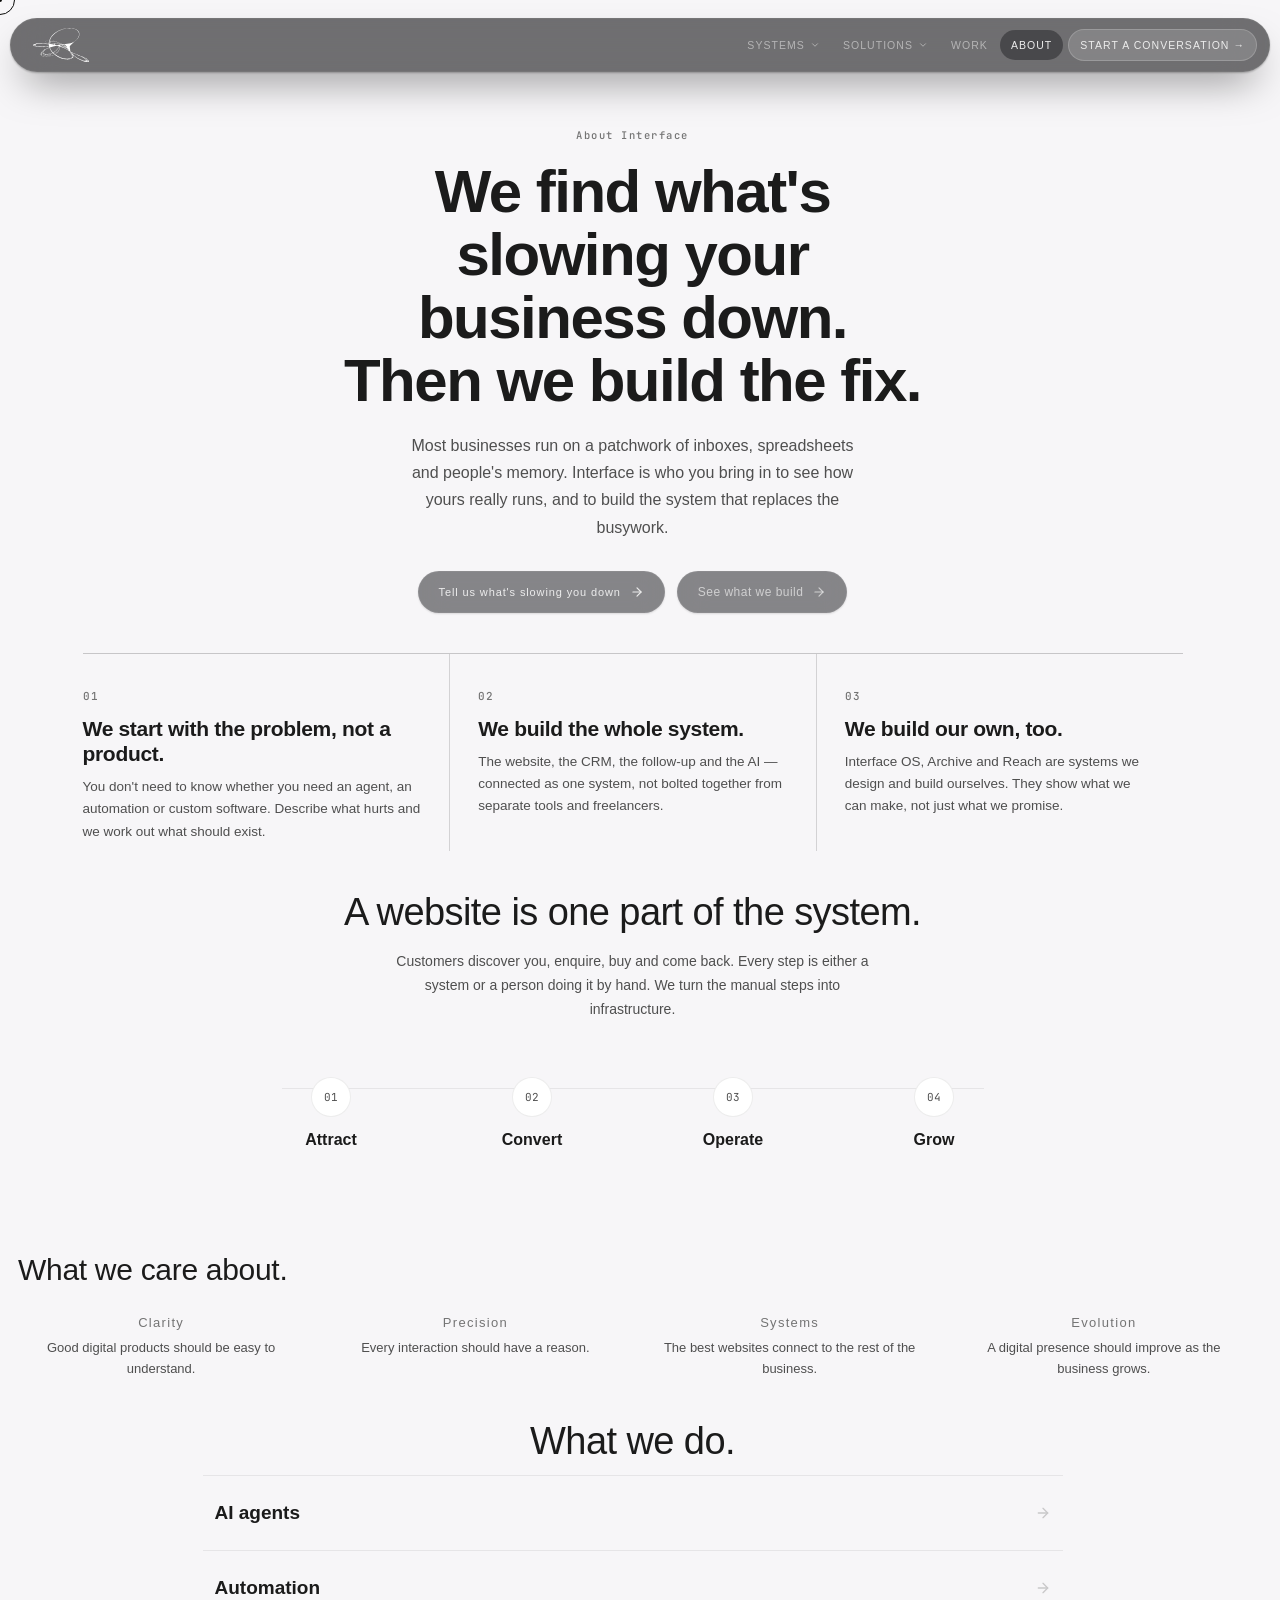
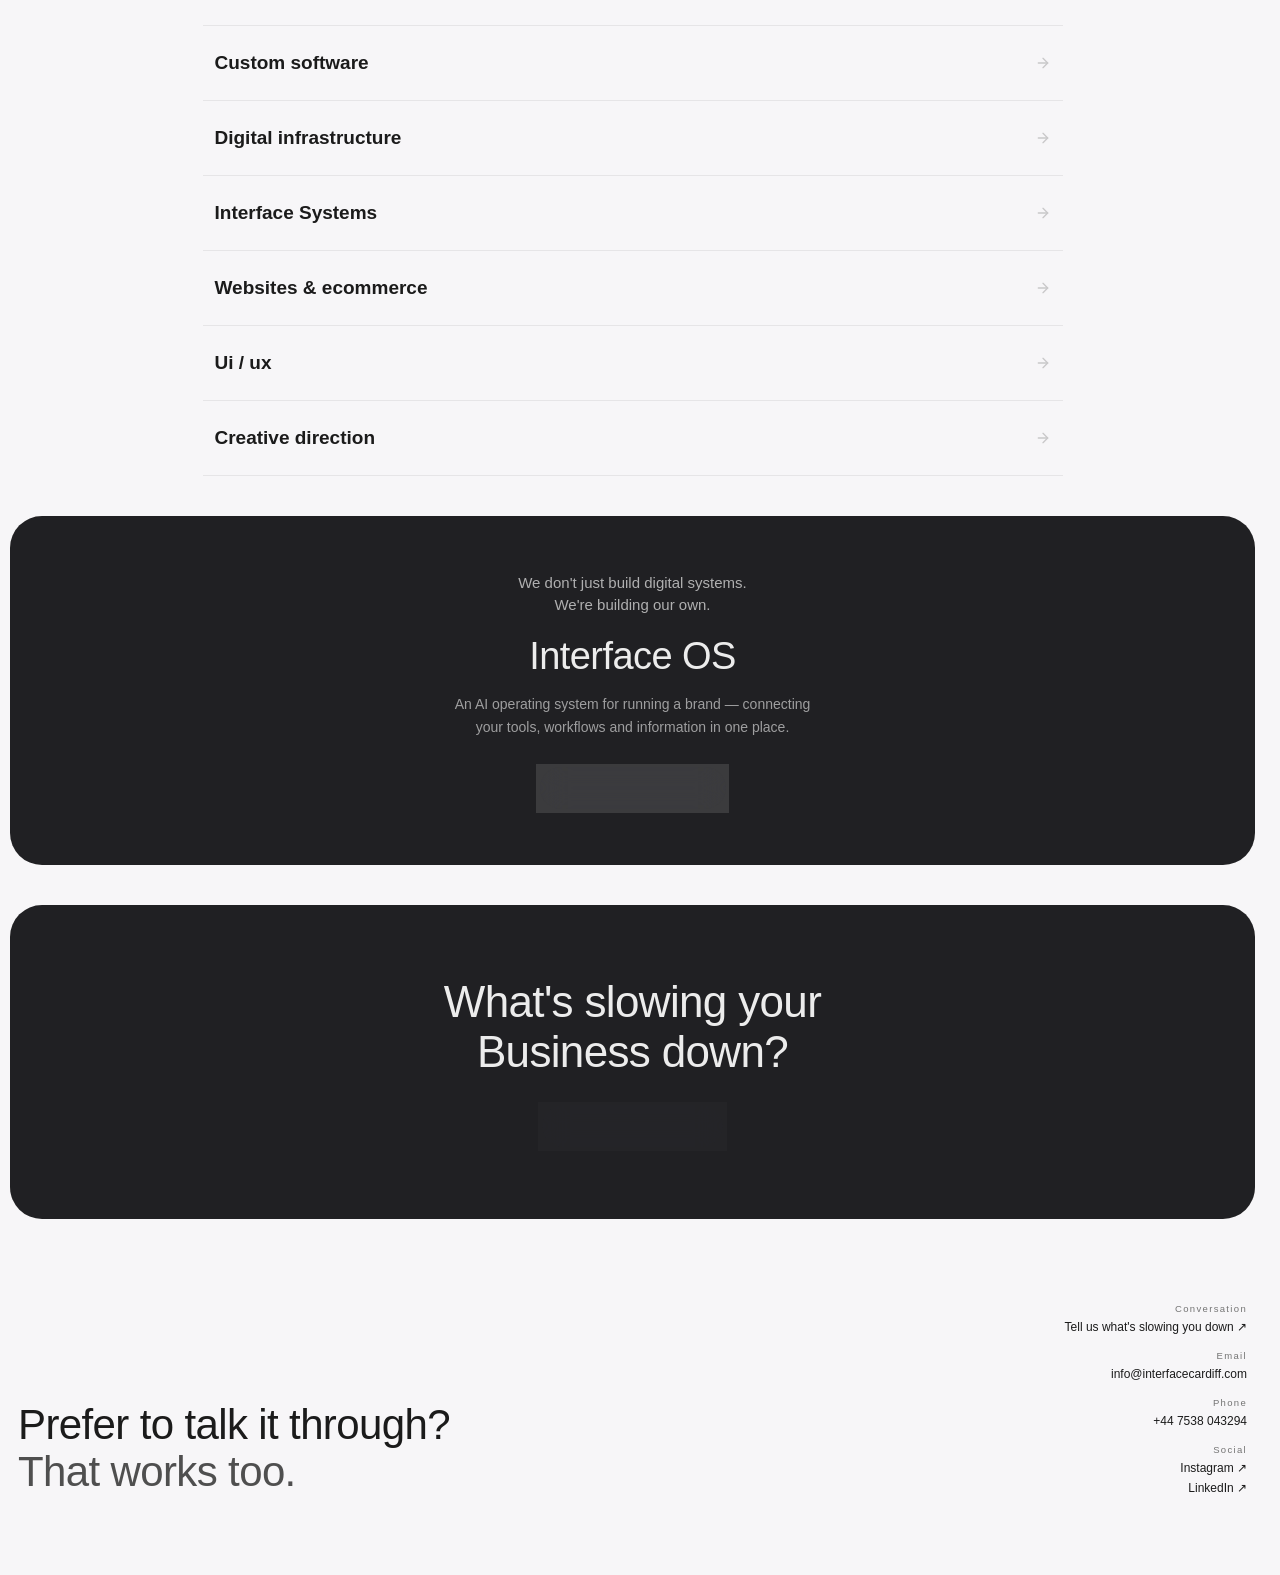
<file: about.html>
<!DOCTYPE html>
<html lang="en">
<head>
<meta charset="UTF-8" />
<meta name="viewport" content="width=device-width, initial-scale=1.0" />
<title>About — Interface | Digital Infrastructure &amp; AI Automation, Cardiff</title>
<meta name="description" content="Interface is a Cardiff-based digital infrastructure and AI automation company. We find the bottlenecks in how a business runs and build the systems that fix them." />
<meta name="keywords" content="digital infrastructure Cardiff, AI automation company, business automation, AI agents, custom software, Interface OS" />
<meta name="author" content="Interface" />
<meta name="robots" content="index, follow" />
<link rel="canonical" href="https://www.interfacecardiff.com/about.html" />

<!-- Open Graph -->
<meta property="og:type" content="website" />
<meta property="og:title" content="About — Interface | Digital Infrastructure &amp; AI Automation, Cardiff" />
<meta property="og:description" content="Interface is a Cardiff-based digital infrastructure and AI automation company. We find the bottlenecks in how a business runs and build the systems that fix them." />
<meta property="og:locale" content="en_GB" />

<!-- Twitter Card -->
<meta name="twitter:card" content="summary_large_image" />
<meta name="twitter:title" content="About — Interface | Digital Infrastructure &amp; AI Automation, Cardiff" />
<meta name="twitter:description" content="Interface is a Cardiff-based digital infrastructure and AI automation company. We find the bottlenecks in how a business runs and build the systems that fix them." />

<!-- Geo tags -->
<meta name="geo.region" content="GB-CRF" />
<meta name="geo.placename" content="Cardiff" />
<meta name="geo.position" content="51.4816;-3.1791" />
<meta name="ICBM" content="51.4816, -3.1791" />

<!-- JSON-LD structured data -->
<script type="application/ld+json">
{
  "@context": "https://schema.org",
  "@type": "ProfessionalService",
  "name": "Interface",
  "alternateName": "Interface — Digital Infrastructure & AI Automation",
  "description": "Cardiff-based digital infrastructure and AI automation company. Interface finds the bottlenecks in how a business runs and builds the systems that fix them: websites, AI agents, automation, software and infrastructure.",
  "url": "https://www.interfacecardiff.com",
  "image": "https://www.interfacecardiff.com/assets/img/logo.svg",
  "telephone": "+447538043294",
  "email": "info@interfacecardiff.com",
  "priceRange": "££",
  "address": {
    "@type": "PostalAddress",
    "addressLocality": "Cardiff",
    "addressRegion": "Wales",
    "addressCountry": "GB"
  },
  "geo": {
    "@type": "GeoCoordinates",
    "latitude": 51.4816,
    "longitude": -3.1791
  },
  "areaServed": [
    { "@type": "City", "name": "Cardiff" },
    { "@type": "AdministrativeArea", "name": "Wales" },
    { "@type": "Country", "name": "United Kingdom" }
  ],
  "knowsAbout": [
    "Web Design",
    "Web Development",
    "Ecommerce",
    "Shopify",
    "Digital Systems",
    "Automation",
    "Brand Identity"
  ],
  "sameAs": [
    "https://www.instagram.com/interface_dev/",
    "https://www.linkedin.com/in/dylan-driscoll"
  ]
}
</script>


<link rel="preconnect" href="https://fonts.googleapis.com" />
<link rel="preconnect" href="https://fonts.gstatic.com" crossorigin />
<link href="https://fonts.googleapis.com/css2?family=JetBrains+Mono:wght@400;500;600&display=swap" rel="stylesheet" />

<link rel="stylesheet" href="style.css?v=bb94174" />
</head>
<body class="loading page-about">

<div class="wake" id="wake">
  <div class="wake-mark"><img src="assets/img/logo.svg" alt="Interface"></div>
  <div class="wake-pct" id="wakePct">0%</div>
</div>

<div class="cursor" id="cursor"></div>
<div class="cursor-dot" id="cursorDot"></div>

<header class="site-head">
  <div class="name">
    <a href="index.html" class="logo-link" aria-label="Interface — home">
      <img src="assets/img/logo.svg" alt="Interface" class="site-logo" />
    </a>
  </div>
  <nav>
    <div class="nav-item">
      <button type="button" class="nav-trigger" aria-expanded="false" aria-haspopup="true">Systems<svg viewBox="0 0 24 24" fill="none" stroke="currentColor" stroke-width="2.2" stroke-linecap="round" stroke-linejoin="round"><polyline points="6 9 12 15 18 9"></polyline></svg></button>
      <div class="nav-menu">
        <a href="software.html"><b>Interface OS</b><span>Your business, operated through one interface.</span></a>
        <a href="archive.html"><b>Interface Archive</b><span>Your business memory.</span></a>
        <a href="reach.html"><b>Interface Reach</b><span>Turn prospecting into a system.</span></a>
      </div>
    </div>
    <div class="nav-item">
      <button type="button" class="nav-trigger" aria-expanded="false" aria-haspopup="true">Solutions<svg viewBox="0 0 24 24" fill="none" stroke="currentColor" stroke-width="2.2" stroke-linecap="round" stroke-linejoin="round"><polyline points="6 9 12 15 18 9"></polyline></svg></button>
      <div class="nav-menu">
        <a href="solutions.html#agents"><b>AI Agents</b><span>Turn repeated work into an agent.</span></a>
        <a href="solutions.html#automation"><b>Automation</b><span>Connect the tools you already use.</span></a>
        <a href="solutions.html#software"><b>Software</b><span>Built around how you actually work.</span></a>
        <a href="solutions.html#infrastructure"><b>Digital Infrastructure</b><span>Websites as the front of the system.</span></a>
      </div>
    </div>
    <a id="nav-work" href="work.html">Work</a>
    <a id="nav-about" href="about.html" class="active">About</a>
    <a id="nav-quote" href="contact.html" class="nav-quote">Start a conversation&nbsp;&rarr;</a>
  </nav>
</header>

<main class="page-content studio-home">

  <!-- ===== ABOUT HERO ===== -->
  <section class="about-hero about-sell">
    <p class="studio-eyebrow">About Interface</p>
    <h1>We find what's slowing your business down.<br>Then we build the fix.</h1>
    <p class="about-hero-sub">Most businesses run on a patchwork of inboxes, spreadsheets and people's memory. Interface is who you bring in to see how yours really runs, and to build the system that replaces the busywork.</p>
    <div class="hero-cta about-cta">
      <a href="contact.html" class="hero-cta-btn primary caps">Tell us what's slowing you down<svg viewBox="0 0 24 24" fill="none" stroke="currentColor" stroke-width="2" stroke-linecap="round" stroke-linejoin="round"><line x1="5" y1="12" x2="19" y2="12"></line><polyline points="12 5 19 12 12 19"></polyline></svg></a>
      <a href="solutions.html" class="hero-cta-btn secondary">See what we build<svg viewBox="0 0 24 24" fill="none" stroke="currentColor" stroke-width="2" stroke-linecap="round" stroke-linejoin="round"><line x1="5" y1="12" x2="19" y2="12"></line><polyline points="12 5 19 12 12 19"></polyline></svg></a>
    </div>
  </section>

  <section class="about-three">
    <div><b>01</b><h3>We start with the problem, not a product.</h3><p>You don't need to know whether you need an agent, an automation or custom software. Describe what hurts and we work out what should exist.</p></div>
    <div><b>02</b><h3>We build the whole system.</h3><p>The website, the CRM, the follow-up and the AI — connected as one system, not bolted together from separate tools and freelancers.</p></div>
    <div><b>03</b><h3>We build our own, too.</h3><p>Interface OS, Archive and Reach are systems we design and build ourselves. They show what we can make, not just what we promise.</p></div>
  </section>

  <!-- ===== OUR APPROACH ===== -->
  <section class="approach">
    <h2>A website is one part of the system.</h2>
    <p class="approach-intro">Customers discover you, enquire, buy and come back. Every step is either a system or a person doing it by hand. We turn the manual steps into infrastructure.</p>

    <div class="approach-steps">
      <div class="journey-line" aria-hidden="true"></div>
      <div class="approach-step"><span class="approach-num">01</span><h3>Attract</h3></div>
      <div class="approach-step"><span class="approach-num">02</span><h3>Convert</h3></div>
      <div class="approach-step"><span class="approach-num">03</span><h3>Operate</h3></div>
      <div class="approach-step"><span class="approach-num">04</span><h3>Grow</h3></div>
    </div>
  </section>

  <!-- ===== WHAT WE CARE ABOUT ===== -->
  <section class="offer">
    <h2>What we care about.</h2>
    <div class="offer-grid principles-grid">
      <div class="offer-item">
        <h3>Clarity</h3>
        <p>Good digital products should be easy to understand.</p>
      </div>
      <div class="offer-item">
        <h3>Precision</h3>
        <p>Every interaction should have a reason.</p>
      </div>
      <div class="offer-item">
        <h3>Systems</h3>
        <p>The best websites connect to the rest of the business.</p>
      </div>
      <div class="offer-item">
        <h3>Evolution</h3>
        <p>A digital presence should improve as the business grows.</p>
      </div>
    </div>
  </section>

  <!-- ===== CAPABILITIES ===== -->
  <section class="services">
    <h2>What we do.</h2>
    <div class="service-rows capabilities-rows">
      <div class="service-row capability-row">
        <span class="service-title">AI agents</span>
        <span class="service-desc">Turning repeated work into agents, with people in the loop.</span>
        <svg class="service-arrow" viewBox="0 0 24 24" fill="none" stroke="currentColor" stroke-width="2" stroke-linecap="round" stroke-linejoin="round"><line x1="5" y1="12" x2="19" y2="12"></line><polyline points="12 5 19 12 12 19"></polyline></svg>
      </div>
      <div class="service-row capability-row">
        <span class="service-title">Automation</span>
        <span class="service-desc">Connecting the tools a business already uses.</span>
        <svg class="service-arrow" viewBox="0 0 24 24" fill="none" stroke="currentColor" stroke-width="2" stroke-linecap="round" stroke-linejoin="round"><line x1="5" y1="12" x2="19" y2="12"></line><polyline points="12 5 19 12 12 19"></polyline></svg>
      </div>
      <div class="service-row capability-row">
        <span class="service-title">Custom software</span>
        <span class="service-desc">Internal tools, dashboards and portals built around your process.</span>
        <svg class="service-arrow" viewBox="0 0 24 24" fill="none" stroke="currentColor" stroke-width="2" stroke-linecap="round" stroke-linejoin="round"><line x1="5" y1="12" x2="19" y2="12"></line><polyline points="12 5 19 12 12 19"></polyline></svg>
      </div>
      <div class="service-row capability-row">
        <span class="service-title">Digital infrastructure</span>
        <span class="service-desc">Websites and ecommerce as the front of the system.</span>
        <svg class="service-arrow" viewBox="0 0 24 24" fill="none" stroke="currentColor" stroke-width="2" stroke-linecap="round" stroke-linejoin="round"><line x1="5" y1="12" x2="19" y2="12"></line><polyline points="12 5 19 12 12 19"></polyline></svg>
      </div>
      <div class="service-row capability-row">
        <span class="service-title">Interface Systems</span>
        <span class="service-desc">Our own products: Interface OS, Archive and Reach.</span>
        <svg class="service-arrow" viewBox="0 0 24 24" fill="none" stroke="currentColor" stroke-width="2" stroke-linecap="round" stroke-linejoin="round"><line x1="5" y1="12" x2="19" y2="12"></line><polyline points="12 5 19 12 12 19"></polyline></svg>
      </div>
      <div class="service-row capability-row">
        <span class="service-title">Websites & ecommerce</span>
        <span class="service-desc">Storefronts built to capture, convert and connect.</span>
        <svg class="service-arrow" viewBox="0 0 24 24" fill="none" stroke="currentColor" stroke-width="2" stroke-linecap="round" stroke-linejoin="round"><line x1="5" y1="12" x2="19" y2="12"></line><polyline points="12 5 19 12 12 19"></polyline></svg>
      </div>
      <div class="service-row capability-row">
        <span class="service-title">Ui / ux</span>
        <span class="service-desc">Interfaces designed around how people actually use them.</span>
        <svg class="service-arrow" viewBox="0 0 24 24" fill="none" stroke="currentColor" stroke-width="2" stroke-linecap="round" stroke-linejoin="round"><line x1="5" y1="12" x2="19" y2="12"></line><polyline points="12 5 19 12 12 19"></polyline></svg>
      </div>
      <div class="service-row capability-row">
        <span class="service-title">Creative direction</span>
        <span class="service-desc">A consistent visual language across every touchpoint.</span>
        <svg class="service-arrow" viewBox="0 0 24 24" fill="none" stroke="currentColor" stroke-width="2" stroke-linecap="round" stroke-linejoin="round"><line x1="5" y1="12" x2="19" y2="12"></line><polyline points="12 5 19 12 12 19"></polyline></svg>
      </div>
    </div>
  </section>

  <!-- ===== INTERFACE OS (smaller teaser) ===== -->
  <section class="os-teaser os-teaser-compact">
    <div class="os-teaser-copy">
      <p class="studio-eyebrow os-teaser-eyebrow">We don't just build digital systems.<br>We're building our own.</p>
      <h2>Interface OS</h2>
      <p>An AI operating system for running a brand — connecting your tools, workflows and information in one place.</p>
      <a href="software.html" class="hero-cta-btn secondary os-teaser-cta">
        Explore Interface OS
        <svg viewBox="0 0 24 24" fill="none" stroke="currentColor" stroke-width="2" stroke-linecap="round" stroke-linejoin="round"><line x1="5" y1="12" x2="19" y2="12"></line><polyline points="12 5 19 12 12 19"></polyline></svg>
      </a>
    </div>
  </section>

  <!-- ===== ABOUT CTA ===== -->
  <section class="final-cta">
    <h2>What's slowing your<br>Business down?</h2>
    <div class="hero-cta final-cta-buttons">
      <a href="contact.html" class="hero-cta-btn primary">
        Start a conversation
        <svg viewBox="0 0 24 24" fill="none" stroke="currentColor" stroke-width="2" stroke-linecap="round" stroke-linejoin="round"><line x1="5" y1="12" x2="19" y2="12"></line><polyline points="12 5 19 12 12 19"></polyline></svg>
      </a>
    </div>
  </section>

  <section class="contact">
    <h2>Prefer to talk it through?<br><em>That works too.</em></h2>
    <div class="links">
      <span class="label">Conversation</span><a href="contact.html">Tell us what's slowing you down ↗︎</a>
      <span class="label">Email</span><a href="mailto:info@interfacecardiff.com">info@interfacecardiff.com</a>
      <span class="label">Phone</span><a href="tel:+447538043294">+44 7538 043294</a>
      <span class="label">Social</span><a href="https://www.instagram.com/interface_dev/" target="_blank" rel="noopener">Instagram ↗︎</a><a href="https://www.linkedin.com/in/dylan-driscoll" target="_blank" rel="noopener">LinkedIn ↗︎</a>
    </div>
  </section>
</main>

<script src="script.js?v=bb94174"></script>
</body>
</html>
</file>
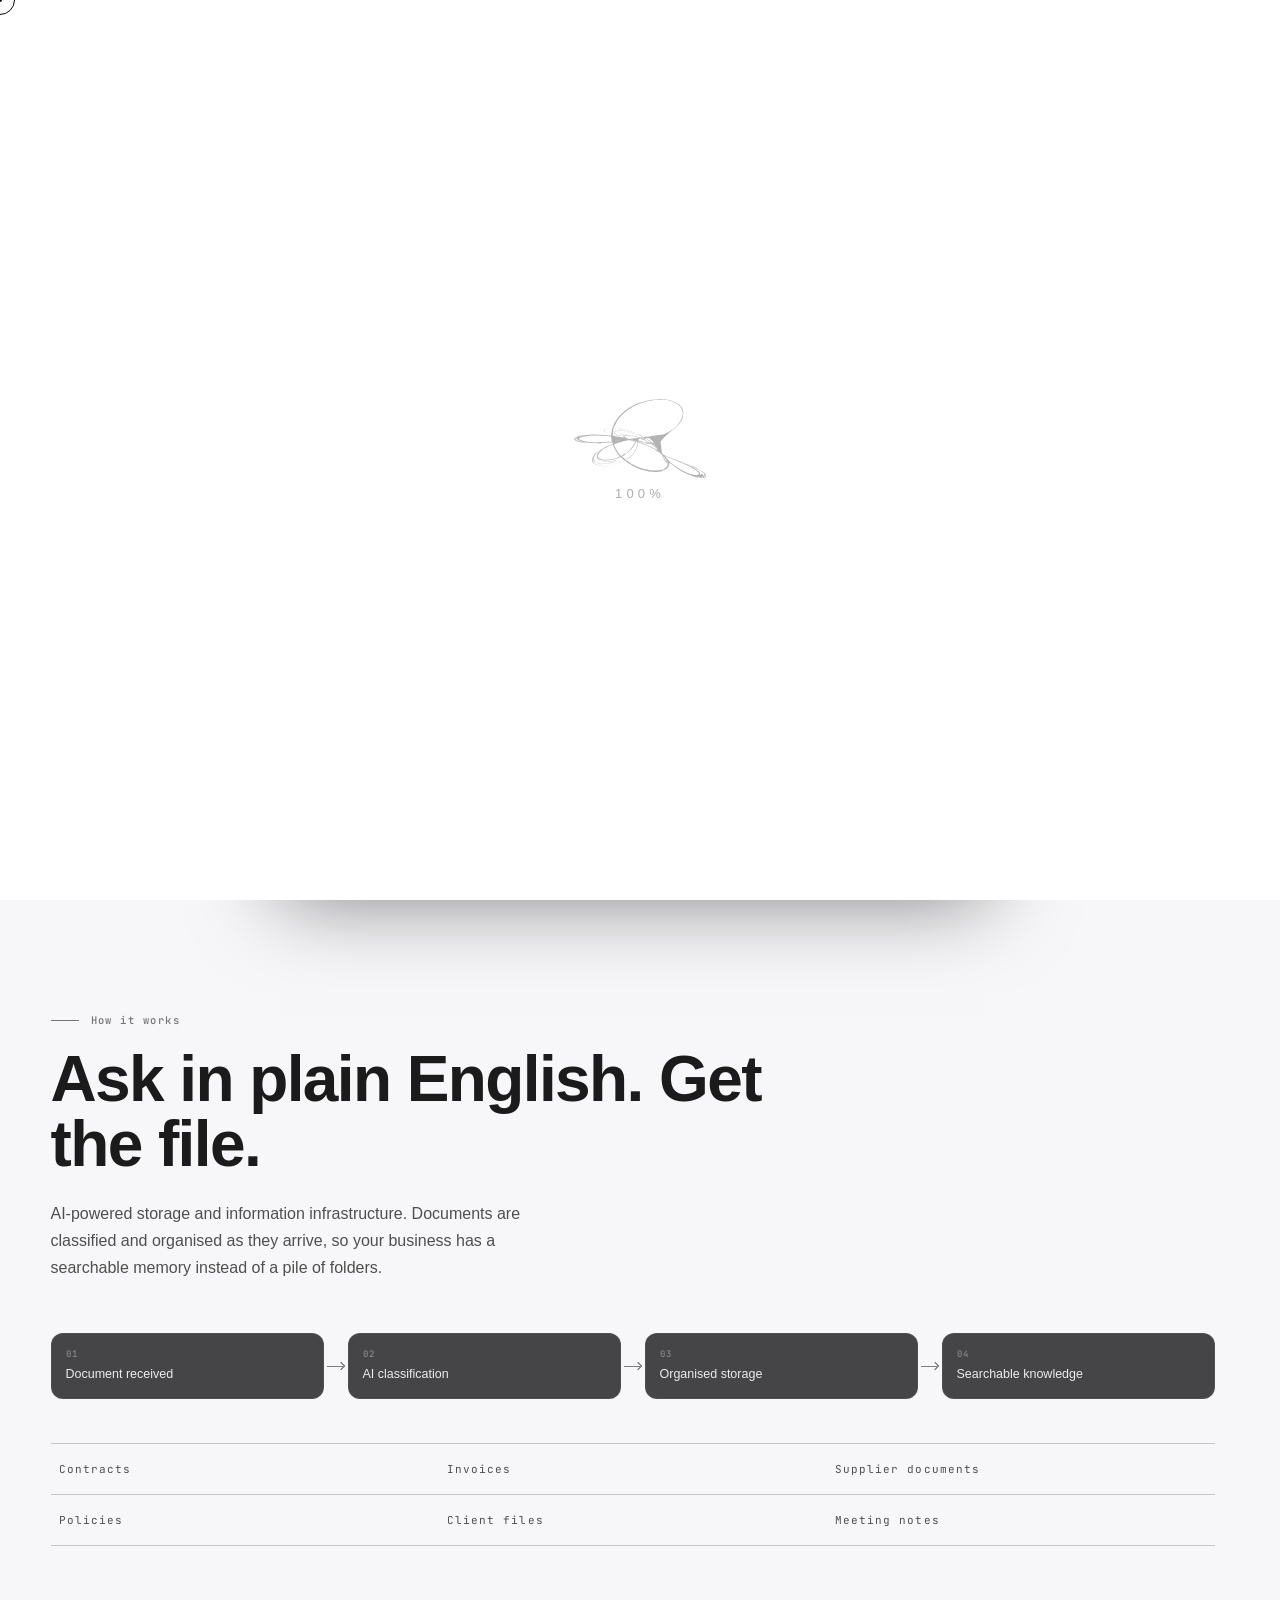
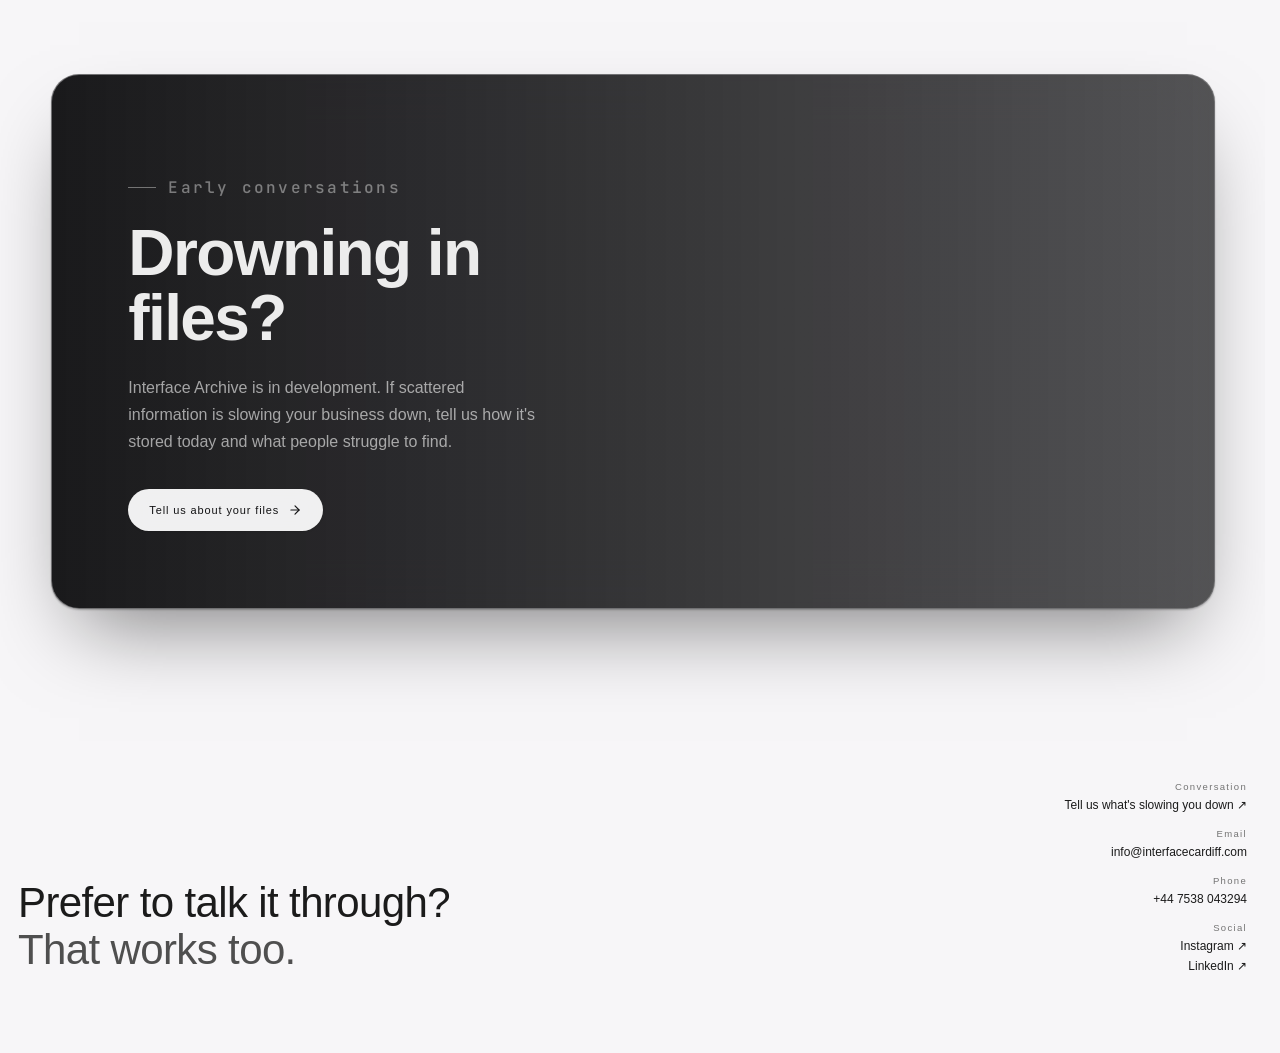
<file: archive.html>
<!DOCTYPE html>
<html lang="en">
<head>
<meta charset="UTF-8" />
<meta name="viewport" content="width=device-width, initial-scale=1.0" />
<title>Interface Archive — Your Business Memory | Interface</title>
<meta name="description" content="Interface Archive is AI-powered storage and information infrastructure: ask in plain English and find the files your business needs. In development at Interface, Cardiff." />
<meta name="keywords" content="Interface Archive, AI knowledge base, searchable business files, AI document search, business memory" />
<meta name="author" content="Interface" />
<meta name="robots" content="index, follow" />
<link rel="canonical" href="https://www.interfacecardiff.com/archive.html" />

<!-- Open Graph -->
<meta property="og:type" content="website" />
<meta property="og:title" content="Interface Archive — Your Business Memory | Interface" />
<meta property="og:description" content="Interface Archive is AI-powered storage and information infrastructure: ask in plain English and find the files your business needs. In development at Interface, Cardiff." />
<meta property="og:locale" content="en_GB" />

<!-- Twitter Card -->
<meta name="twitter:card" content="summary_large_image" />
<meta name="twitter:title" content="Interface Archive — Your Business Memory | Interface" />
<meta name="twitter:description" content="Interface Archive is AI-powered storage and information infrastructure: ask in plain English and find the files your business needs. In development at Interface, Cardiff." />

<!-- Geo tags -->
<meta name="geo.region" content="GB-CRF" />
<meta name="geo.placename" content="Cardiff" />
<meta name="geo.position" content="51.4816;-3.1791" />
<meta name="ICBM" content="51.4816, -3.1791" />

<!-- JSON-LD structured data -->
<script type="application/ld+json">
{
  "@context": "https://schema.org",
  "@type": "ProfessionalService",
  "name": "Interface",
  "alternateName": "Interface — Digital Infrastructure & AI Automation",
  "description": "Cardiff-based digital infrastructure and AI automation company. Interface finds the bottlenecks in how a business runs and builds the systems that fix them: websites, AI agents, automation, software and infrastructure.",
  "url": "https://www.interfacecardiff.com",
  "image": "https://www.interfacecardiff.com/assets/img/logo.svg",
  "telephone": "+447538043294",
  "email": "info@interfacecardiff.com",
  "priceRange": "££",
  "address": {
    "@type": "PostalAddress",
    "addressLocality": "Cardiff",
    "addressRegion": "Wales",
    "addressCountry": "GB"
  },
  "geo": {
    "@type": "GeoCoordinates",
    "latitude": 51.4816,
    "longitude": -3.1791
  },
  "areaServed": [
    { "@type": "City", "name": "Cardiff" },
    { "@type": "AdministrativeArea", "name": "Wales" },
    { "@type": "Country", "name": "United Kingdom" }
  ],
  "knowsAbout": [
    "Web Design",
    "Web Development",
    "Ecommerce",
    "Shopify",
    "Digital Systems",
    "Automation",
    "Brand Identity",
    "Artificial Intelligence"
  ],
  "sameAs": [
    "https://www.instagram.com/interface_dev/",
    "https://www.linkedin.com/in/dylan-driscoll"
  ]
}
</script>


<link rel="preconnect" href="https://fonts.googleapis.com" />
<link rel="preconnect" href="https://fonts.gstatic.com" crossorigin />
<link href="https://fonts.googleapis.com/css2?family=JetBrains+Mono:wght@400;500;600&display=swap" rel="stylesheet" />

<link rel="stylesheet" href="style.css?v=bb94174" />
</head>
<body class="loading page-archive">

<div class="wake" id="wake">
  <div class="wake-mark"><img src="assets/img/logo.svg" alt="Interface"></div>
  <div class="wake-pct" id="wakePct">0%</div>
</div>

<div class="cursor" id="cursor"></div>
<div class="cursor-dot" id="cursorDot"></div>

<header class="site-head">
  <div class="name">
    <a href="index.html" class="logo-link" aria-label="Interface — home">
      <img src="assets/img/logo.svg" alt="Interface" class="site-logo" />
    </a>
  </div>
  <nav>
    <div class="nav-item">
      <button type="button" class="nav-trigger active" aria-expanded="false" aria-haspopup="true">Systems<svg viewBox="0 0 24 24" fill="none" stroke="currentColor" stroke-width="2.2" stroke-linecap="round" stroke-linejoin="round"><polyline points="6 9 12 15 18 9"></polyline></svg></button>
      <div class="nav-menu">
        <a href="software.html"><b>Interface OS</b><span>Your business, operated through one interface.</span></a>
        <a href="archive.html"><b>Interface Archive</b><span>Your business memory.</span></a>
        <a href="reach.html"><b>Interface Reach</b><span>Turn prospecting into a system.</span></a>
      </div>
    </div>
    <div class="nav-item">
      <button type="button" class="nav-trigger" aria-expanded="false" aria-haspopup="true">Solutions<svg viewBox="0 0 24 24" fill="none" stroke="currentColor" stroke-width="2.2" stroke-linecap="round" stroke-linejoin="round"><polyline points="6 9 12 15 18 9"></polyline></svg></button>
      <div class="nav-menu">
        <a href="solutions.html#agents"><b>AI Agents</b><span>Turn repeated work into an agent.</span></a>
        <a href="solutions.html#automation"><b>Automation</b><span>Connect the tools you already use.</span></a>
        <a href="solutions.html#software"><b>Software</b><span>Built around how you actually work.</span></a>
        <a href="solutions.html#infrastructure"><b>Digital Infrastructure</b><span>Websites as the front of the system.</span></a>
      </div>
    </div>
    <a id="nav-work" href="work.html">Work</a>
    <a id="nav-about" href="about.html">About</a>
    <a id="nav-quote" href="contact.html" class="nav-quote">Start a conversation&nbsp;&rarr;</a>
  </nav>
</header>

<main class="page-content sx-page">
  <section class="sx" style="padding-top:8px">
    <p class="sx-eyebrow">Interface Archive<span class="sx-tag">In development</span></p>
    <h1 class="sx-title wide">Your business memory.</h1>
    <p class="sx-lede">Your business information is scattered across thousands of files — email attachments, shared drives, chat threads, everyone's own folder system. Interface Archive turns that into something you can simply ask.</p>
  </section>
  <section class="sx"><div class="mock glass ar" style="max-width:760px;margin:0 auto" aria-label="Illustration of the Interface Archive search interface">
        <div class="mock-bar"><i></i><i></i><i></i><em>Interface Archive</em></div>
        <div class="mock-body">
          <div class="ar-search"><svg viewBox="0 0 24 24" fill="none" stroke="currentColor" stroke-width="2" stroke-linecap="round" stroke-linejoin="round"><circle cx="11" cy="11" r="7"/><path d="M20 20l-3.5-3.5"/></svg><span class="ar-q" data-text="Find the supplier contracts from China we received last month.">Find the supplier contracts from China we received last month.</span></div>
          <ul class="ar-res">
            <li style="--i:0"><span class="ar-ext">PDF</span><div><b>Supply agreement — fabric mill, Guangzhou</b><span>Email attachment · matched: supplier, China, contract</span></div></li>
            <li style="--i:1"><span class="ar-ext">PDF</span><div><b>Contract amendment — trims &amp; zips supplier</b><span>Shared drive · matched: supplier, contract</span></div></li>
            <li style="--i:2"><span class="ar-ext">DOC</span><div><b>Packaging supplier terms — signed copy</b><span>WhatsApp upload · matched: supplier, China</span></div></li>
          </ul>
          <p class="ar-count">3 files found, ranked by relevance</p>
        </div>
        <p class="mock-note">Illustration</p>
      </div></section>
  <section class="sx">
    <div class="sx-head"><p class="sx-eyebrow">How it works</p><h2 class="sx-title wide">Ask in plain English. Get the file.</h2>
    <p class="sx-lede">AI-powered storage and information infrastructure. Documents are classified and organised as they arrive, so your business has a searchable memory instead of a pile of folders.</p></div>
    <ol class="flow "><li><small>01</small>Document received</li><li><small>02</small>AI classification</li><li><small>03</small>Organised storage</li><li><small>04</small>Searchable knowledge</li></ol>
    <div class="infra-caps"><span>Contracts</span><span>Invoices</span><span>Supplier documents</span><span>Policies</span><span>Client files</span><span>Meeting notes</span></div>
  </section>
  <section class="sx"><div class="sx-cta glass"><video class="sx-cta-video" autoplay muted loop playsinline preload="metadata" aria-hidden="true" tabindex="-1"><source src="assets/video/app-ui.mp4" type="video/mp4" /></video>
    <p class="sx-eyebrow" style="color:rgba(236,236,236,.45)">Early conversations</p>
    <h2 class="sx-title">Drowning in files?</h2>
    <p>Interface Archive is in development. If scattered information is slowing your business down, tell us how it's stored today and what people struggle to find.</p>
    <a href="contact.html?intent=archive" class="hero-cta-btn primary caps">Tell us about your files<svg viewBox="0 0 24 24" fill="none" stroke="currentColor" stroke-width="2" stroke-linecap="round" stroke-linejoin="round"><line x1="5" y1="12" x2="19" y2="12"></line><polyline points="12 5 19 12 12 19"></polyline></svg></a>
  </div></section>
  <section class="contact">
    <h2>Prefer to talk it through?<br><em>That works too.</em></h2>
    <div class="links">
      <span class="label">Conversation</span><a href="contact.html">Tell us what's slowing you down ↗︎</a>
      <span class="label">Email</span><a href="mailto:info@interfacecardiff.com">info@interfacecardiff.com</a>
      <span class="label">Phone</span><a href="tel:+447538043294">+44 7538 043294</a>
      <span class="label">Social</span><a href="https://www.instagram.com/interface_dev/" target="_blank" rel="noopener">Instagram ↗︎</a><a href="https://www.linkedin.com/in/dylan-driscoll" target="_blank" rel="noopener">LinkedIn ↗︎</a>
    </div>
  </section>
</main>

<script src="script.js?v=bb94174"></script>
<script src="assets/systems.js?v=bb94174"></script>
</body>
</html>
</file>
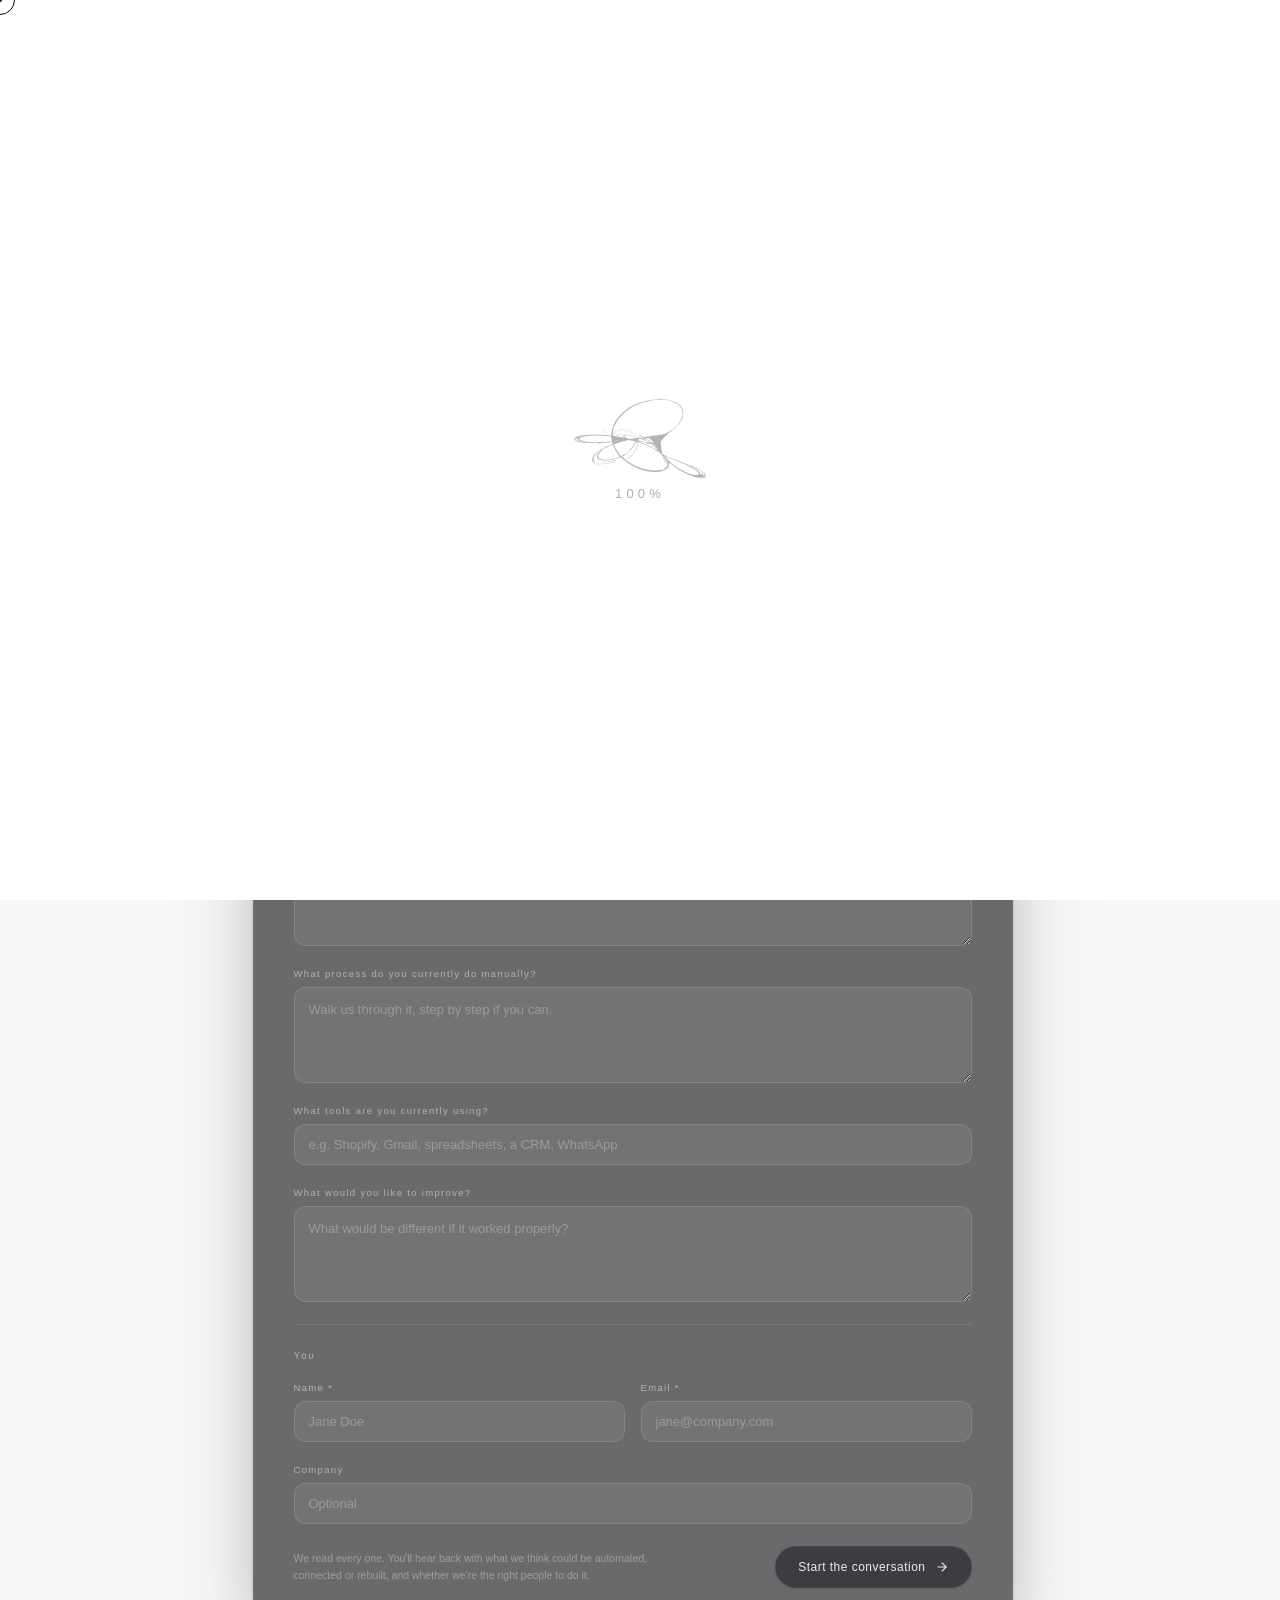
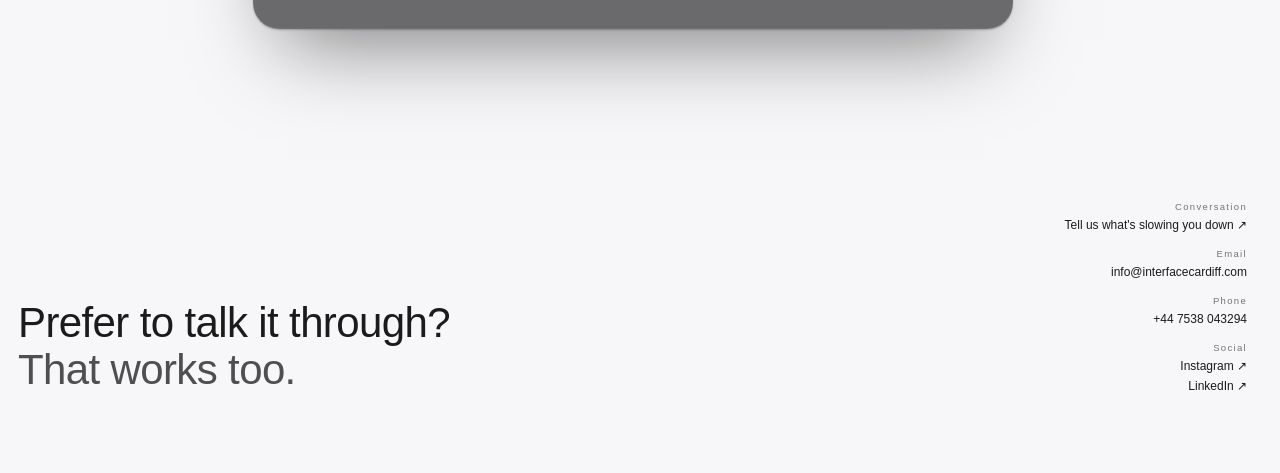
<file: contact.html>
<!DOCTYPE html>
<html lang="en">
<head>
<meta charset="UTF-8" />
<meta name="viewport" content="width=device-width, initial-scale=1.0" />
<title>Start a Conversation — What's Slowing Your Business Down? | Interface</title>
<meta name="description" content="Tell Interface what your business currently does manually. We&#x27;ll identify what could be automated, connected or rebuilt. Cardiff digital infrastructure and AI automation." />
<meta name="keywords" content="business automation enquiry, AI automation Cardiff, start a project, workflow automation quote" />
<meta name="author" content="Interface" />
<meta name="robots" content="index, follow" />
<link rel="canonical" href="https://www.interfacecardiff.com/contact.html" />

<!-- Open Graph -->
<meta property="og:type" content="website" />
<meta property="og:title" content="Start a Conversation — What&#x27;s Slowing Your Business Down? | Interface" />
<meta property="og:description" content="Tell Interface what your business currently does manually. We&#x27;ll identify what could be automated, connected or rebuilt. Cardiff digital infrastructure and AI automation." />
<meta property="og:locale" content="en_GB" />

<!-- Twitter Card -->
<meta name="twitter:card" content="summary_large_image" />
<meta name="twitter:title" content="Start a Conversation — What&#x27;s Slowing Your Business Down? | Interface" />
<meta name="twitter:description" content="Tell Interface what your business currently does manually. We&#x27;ll identify what could be automated, connected or rebuilt. Cardiff digital infrastructure and AI automation." />

<!-- Geo tags -->
<meta name="geo.region" content="GB-CRF" />
<meta name="geo.placename" content="Cardiff" />
<meta name="geo.position" content="51.4816;-3.1791" />
<meta name="ICBM" content="51.4816, -3.1791" />

<!-- JSON-LD structured data -->
<script type="application/ld+json">
{
  "@context": "https://schema.org",
  "@type": "ProfessionalService",
  "name": "Interface",
  "alternateName": "Interface — Digital Infrastructure & AI Automation",
  "description": "Cardiff-based digital infrastructure and AI automation company. Interface finds the bottlenecks in how a business runs and builds the systems that fix them: websites, AI agents, automation, software and infrastructure.",
  "url": "https://www.interfacecardiff.com",
  "image": "https://www.interfacecardiff.com/assets/img/logo.svg",
  "telephone": "+447538043294",
  "email": "info@interfacecardiff.com",
  "priceRange": "££",
  "address": {
    "@type": "PostalAddress",
    "addressLocality": "Cardiff",
    "addressRegion": "Wales",
    "addressCountry": "GB"
  },
  "geo": {
    "@type": "GeoCoordinates",
    "latitude": 51.4816,
    "longitude": -3.1791
  },
  "areaServed": [
    { "@type": "City", "name": "Cardiff" },
    { "@type": "AdministrativeArea", "name": "Wales" },
    { "@type": "Country", "name": "United Kingdom" }
  ],
  "knowsAbout": [
    "Web Design",
    "Web Development",
    "Ecommerce",
    "Shopify",
    "Digital Systems",
    "Automation",
    "Brand Identity",
    "Artificial Intelligence"
  ],
  "sameAs": [
    "https://www.instagram.com/interface_dev/",
    "https://www.linkedin.com/in/dylan-driscoll"
  ]
}
</script>


<link rel="preconnect" href="https://fonts.googleapis.com" />
<link rel="preconnect" href="https://fonts.gstatic.com" crossorigin />
<link href="https://fonts.googleapis.com/css2?family=JetBrains+Mono:wght@400;500;600&display=swap" rel="stylesheet" />

<link rel="stylesheet" href="style.css?v=bb94174" />
</head>
<body class="loading page-contact">

<div class="wake" id="wake">
  <div class="wake-mark"><img src="assets/img/logo.svg" alt="Interface"></div>
  <div class="wake-pct" id="wakePct">0%</div>
</div>

<div class="cursor" id="cursor"></div>
<div class="cursor-dot" id="cursorDot"></div>

<header class="site-head">
  <div class="name">
    <a href="index.html" class="logo-link" aria-label="Interface — home">
      <img src="assets/img/logo.svg" alt="Interface" class="site-logo" />
    </a>
  </div>
  <nav>
    <div class="nav-item">
      <button type="button" class="nav-trigger" aria-expanded="false" aria-haspopup="true">Systems<svg viewBox="0 0 24 24" fill="none" stroke="currentColor" stroke-width="2.2" stroke-linecap="round" stroke-linejoin="round"><polyline points="6 9 12 15 18 9"></polyline></svg></button>
      <div class="nav-menu">
        <a href="software.html"><b>Interface OS</b><span>Your business, operated through one interface.</span></a>
        <a href="archive.html"><b>Interface Archive</b><span>Your business memory.</span></a>
        <a href="reach.html"><b>Interface Reach</b><span>Turn prospecting into a system.</span></a>
      </div>
    </div>
    <div class="nav-item">
      <button type="button" class="nav-trigger" aria-expanded="false" aria-haspopup="true">Solutions<svg viewBox="0 0 24 24" fill="none" stroke="currentColor" stroke-width="2.2" stroke-linecap="round" stroke-linejoin="round"><polyline points="6 9 12 15 18 9"></polyline></svg></button>
      <div class="nav-menu">
        <a href="solutions.html#agents"><b>AI Agents</b><span>Turn repeated work into an agent.</span></a>
        <a href="solutions.html#automation"><b>Automation</b><span>Connect the tools you already use.</span></a>
        <a href="solutions.html#software"><b>Software</b><span>Built around how you actually work.</span></a>
        <a href="solutions.html#infrastructure"><b>Digital Infrastructure</b><span>Websites as the front of the system.</span></a>
      </div>
    </div>
    <a id="nav-work" href="work.html">Work</a>
    <a id="nav-about" href="about.html">About</a>
    <a id="nav-quote" href="contact.html" class="nav-quote active">Start a conversation&nbsp;&rarr;</a>
  </nav>
</header>

<main class="page-content sx-page">
  <section class="diag-intro">
    <p class="sx-eyebrow">Start a conversation</p>
    <h1 class="sx-title" id="diagTitle">What's slowing your business down?</h1>
    <p class="sx-lede" id="diagLede">Tell us what your business currently does manually. We'll identify what could be automated, connected or rebuilt.</p>
  </section>
  <section class="diag glass">
    <form id="diagForm" action="https://formspree.io/f/mnjwqevo" method="POST">
      <input type="hidden" name="_subject" value="New conversation — Interface" />
      <input type="hidden" name="_replyto" />
      <input type="hidden" name="came_from" value="" />
      <h3>Your business</h3>
      <div class="form-row"><label class="form-label" for="d-business">What does your business do? *</label><textarea class="form-textarea" id="d-business" name="business" placeholder="A sentence or two is fine." required></textarea></div>
      <h3>What's slowing you down</h3>
      <div class="form-row"><label class="form-label" for="d-slowing">What's currently taking too much time? *</label><textarea class="form-textarea" id="d-slowing" name="slowing" placeholder="Where does the time go each week?" required></textarea></div>
      <div class="form-row"><label class="form-label" for="d-manual">What process do you currently do manually?</label><textarea class="form-textarea" id="d-manual" name="manual" placeholder="Walk us through it, step by step if you can."></textarea></div>
      <div class="form-row"><label class="form-label" for="d-tools">What tools are you currently using?</label><input class="form-input" id="d-tools" name="tools" type="text" placeholder="e.g. Shopify, Gmail, spreadsheets, a CRM, WhatsApp" /></div>
      <div class="form-row"><label class="form-label" for="d-improve">What would you like to improve?</label><textarea class="form-textarea" id="d-improve" name="improve" placeholder="What would be different if it worked properly?"></textarea></div>
      <h3>You</h3>
      <div class="form-row split"><div><label class="form-label" for="d-name">Name *</label><input class="form-input" id="d-name" name="name" type="text" placeholder="Jane Doe" required /></div><div><label class="form-label" for="d-email">Email *</label><input class="form-input" id="d-email" name="email" type="email" placeholder="jane@company.com" required /></div></div>
      <div class="form-row"><label class="form-label" for="d-company">Company</label><input class="form-input" id="d-company" name="company" type="text" placeholder="Optional" /></div>
      <div class="form-submit-row">
        <p class="form-disclaimer">We read every one. You'll hear back with what we think could be automated, connected or rebuilt, and whether we're the right people to do it.</p>
        <button type="submit" class="form-submit" id="diagSubmit">Start the conversation<svg viewBox="0 0 24 24" fill="none" stroke="currentColor" stroke-width="2" stroke-linecap="round" stroke-linejoin="round"><line x1="5" y1="12" x2="19" y2="12"></line><polyline points="12 5 19 12 12 19"></polyline></svg></button>
      </div>
    </form>
    <div class="diag-success" id="diagSuccess"><h3>Thanks — we've got it.</h3><p>We'll read it properly and come back with what we think could be automated, connected or rebuilt.</p></div>
  </section>
  <section class="contact">
    <h2>Prefer to talk it through?<br><em>That works too.</em></h2>
    <div class="links">
      <span class="label">Conversation</span><a href="contact.html">Tell us what's slowing you down ↗︎</a>
      <span class="label">Email</span><a href="mailto:info@interfacecardiff.com">info@interfacecardiff.com</a>
      <span class="label">Phone</span><a href="tel:+447538043294">+44 7538 043294</a>
      <span class="label">Social</span><a href="https://www.instagram.com/interface_dev/" target="_blank" rel="noopener">Instagram ↗︎</a><a href="https://www.linkedin.com/in/dylan-driscoll" target="_blank" rel="noopener">LinkedIn ↗︎</a>
    </div>
  </section>
</main>

<script src="script.js?v=bb94174"></script>
<script src="assets/systems.js?v=bb94174"></script>
</body>
</html>
</file>
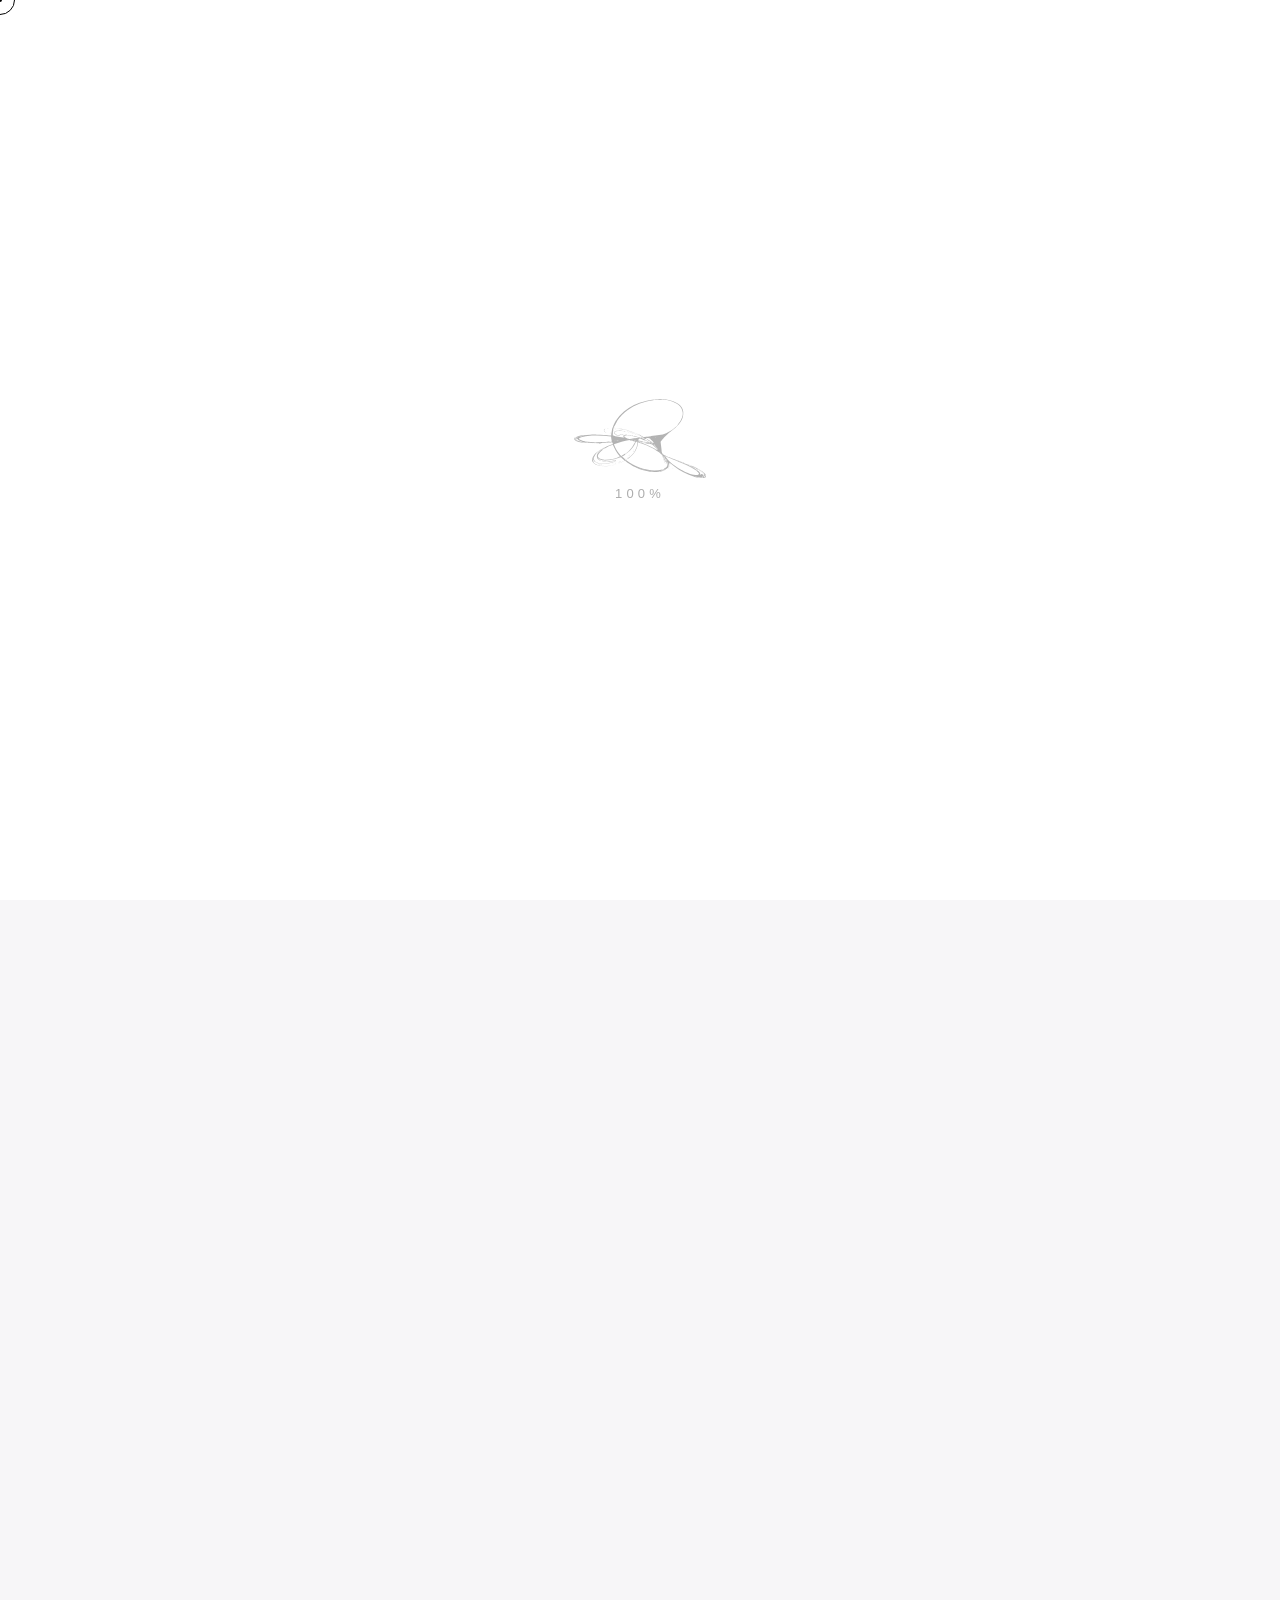
<file: design.html>
<!DOCTYPE html>
<html lang="en">
<head>
<meta charset="UTF-8" />
<meta name="viewport" content="width=device-width, initial-scale=1.0" />
<title>Interface — AI Software Studio, Cardiff</title>
<meta name="description" content="Cardiff-based AI software studio building Interface OS, an AI operating system for brands — plus, for a small number of clients, the web design and brand work the studio started with." />
<meta name="keywords" content="AI software studio Cardiff, Interface OS, Cardiff web design, Cardiff marketing, web designer Cardiff, marketing consultant Cardiff, brand identity Cardiff, freelance designer Cardiff, web design Wales, marketing Wales" />
<meta name="author" content="Interface" />
<meta name="robots" content="noindex, follow" />
<link rel="canonical" href="https://www.interfacecardiff.com/design.html" />

<!-- Open Graph -->
<meta property="og:type" content="website" />
<meta property="og:title" content="Interface — AI Software Studio, Cardiff" />
<meta property="og:description" content="Cardiff-based AI software studio building Interface OS, an AI operating system for brands — plus, for a small number of clients, the web design and brand work the studio started with." />
<meta property="og:locale" content="en_GB" />

<!-- Twitter Card -->
<meta name="twitter:card" content="summary_large_image" />
<meta name="twitter:title" content="Interface — AI Software Studio, Cardiff" />
<meta name="twitter:description" content="Cardiff-based AI software studio building Interface OS, an AI operating system for brands — plus, for a small number of clients, the web design and brand work the studio started with." />

<!-- Geo tags -->
<meta name="geo.region" content="GB-CRF" />
<meta name="geo.placename" content="Cardiff" />
<meta name="geo.position" content="51.4816;-3.1791" />
<meta name="ICBM" content="51.4816, -3.1791" />

<!-- JSON-LD structured data -->
<script type="application/ld+json">
{
  "@context": "https://schema.org",
  "@type": "ProfessionalService",
  "name": "Interface",
  "alternateName": "Interface — AI Software Studio",
  "description": "Cardiff-based AI software studio building Interface OS, an AI operating system for brands — plus, for a small number of clients, the web design and brand work the studio started with.",
  "url": "https://www.interfacecardiff.com",
  "image": "https://www.interfacecardiff.com/assets/img/logo.svg",
  "telephone": "+447538043294",
  "email": "info@interfacecardiff.com",
  "priceRange": "££",
  "address": {
    "@type": "PostalAddress",
    "addressLocality": "Cardiff",
    "addressRegion": "Wales",
    "addressCountry": "GB"
  },
  "geo": {
    "@type": "GeoCoordinates",
    "latitude": 51.4816,
    "longitude": -3.1791
  },
  "areaServed": [
    { "@type": "City", "name": "Cardiff" },
    { "@type": "AdministrativeArea", "name": "Wales" },
    { "@type": "Country", "name": "United Kingdom" }
  ],
  "knowsAbout": [
    "Artificial Intelligence",
    "Software Development",
    "AI Agents",
    "Automation",
    "Web Design",
    "Brand Identity",
    "Marketing Strategy",
    "E-commerce"
  ],
  "sameAs": [
    "https://www.instagram.com/interface_dev/",
    "https://www.linkedin.com/in/dylan-driscoll"
  ]
}
</script>


<link rel="preconnect" href="https://fonts.googleapis.com" />
<link rel="preconnect" href="https://fonts.gstatic.com" crossorigin />
<link href="https://fonts.googleapis.com/css2?family=JetBrains+Mono:wght@400;500;600&display=swap" rel="stylesheet" />

<link rel="stylesheet" href="style.css?v=bb94174" />
</head>
<body class="loading page-design">

<div class="wake" id="wake">
  <div class="wake-mark"><img src="assets/img/logo.svg" alt="Interface"></div>
  <div class="wake-pct" id="wakePct">0%</div>
</div>

<div class="cursor" id="cursor"></div>
<div class="cursor-dot" id="cursorDot"></div>

<header class="site-head">
  <div class="name">
    <a href="index.html" class="logo-link" aria-label="Interface — home">
      <img src="assets/img/logo.svg" alt="Interface" class="site-logo" />
    </a>
  </div>
  <nav>
    <div class="nav-item">
      <button type="button" class="nav-trigger" aria-expanded="false" aria-haspopup="true">Systems<svg viewBox="0 0 24 24" fill="none" stroke="currentColor" stroke-width="2.2" stroke-linecap="round" stroke-linejoin="round"><polyline points="6 9 12 15 18 9"></polyline></svg></button>
      <div class="nav-menu">
        <a href="software.html"><b>Interface OS</b><span>Your business, operated through one interface.</span></a>
        <a href="archive.html"><b>Interface Archive</b><span>Your business memory.</span></a>
        <a href="reach.html"><b>Interface Reach</b><span>Turn prospecting into a system.</span></a>
      </div>
    </div>
    <div class="nav-item">
      <button type="button" class="nav-trigger" aria-expanded="false" aria-haspopup="true">Solutions<svg viewBox="0 0 24 24" fill="none" stroke="currentColor" stroke-width="2.2" stroke-linecap="round" stroke-linejoin="round"><polyline points="6 9 12 15 18 9"></polyline></svg></button>
      <div class="nav-menu">
        <a href="solutions.html#agents"><b>AI Agents</b><span>Turn repeated work into an agent.</span></a>
        <a href="solutions.html#automation"><b>Automation</b><span>Connect the tools you already use.</span></a>
        <a href="solutions.html#software"><b>Software</b><span>Built around how you actually work.</span></a>
        <a href="solutions.html#infrastructure"><b>Digital Infrastructure</b><span>Websites as the front of the system.</span></a>
      </div>
    </div>
    <a id="nav-work" href="work.html">Work</a>
    <a id="nav-about" href="about.html">About</a>
    <a id="nav-quote" href="contact.html" class="nav-quote">Start a conversation&nbsp;&rarr;</a>
  </nav>
</header>

<main class="page-content page-design-content">
  <div class="design-stage" id="designStage">
    <div class="design-stage-pin">
      <div class="design-orb-wrap" id="designOrbWrap"><canvas class="orb-canvas"></canvas></div>
      <div class="design-form-emerge" id="designFormEmerge">
    <div class="design-form-inner">
    <article class="project-card">
      <div class="window-dots"><span></span><span></span><span></span></div>
      <header class="card-head">
        <div class="proj-title"><div class="name">New Project Brief</div><div class="client">Quote Request</div></div>
        <div class="meta"><div class="label">Response time</div><div class="value">≤ 2 days</div></div>
        <div class="meta"><div class="label">Format</div><div class="value">Email reply</div></div>
        <div class="meta"><div class="label">Cost</div><div class="value">Free, no obligation</div></div>
      </header>

      <form class="quote-form" id="quoteForm" action="https://formspree.io/f/mnjwqevo" method="POST" onsubmit="handleSubmit(event)">

        <input type="hidden" name="_subject" value="New project brief — Interface" />
        <input type="hidden" name="_replyto" id="q-replyto" />

        <div class="form-row split">
          <div>
            <label class="form-label" for="q-name">Full name *</label>
            <input class="form-input" id="q-name" name="name" type="text" placeholder="Jane Doe" required />
          </div>
          <div>
            <label class="form-label" for="q-email">Email *</label>
            <input class="form-input" id="q-email" name="email" type="email" placeholder="jane@company.com" required />
          </div>
        </div>

        <div class="form-row split">
          <div>
            <label class="form-label" for="q-company">Company / brand</label>
            <input class="form-input" id="q-company" name="company" type="text" placeholder="Optional" />
          </div>
          <div>
            <label class="form-label" for="q-project-type">Project type *</label>
            <select class="form-select" id="q-project-type" name="project_type" required>
              <option value="">Select one…</option>
              <option value="Website">Website</option>
              <option value="Brand identity">Brand identity</option>
              <option value="Graphic design">Graphic design</option>
              <option value="Garment design">Garment design</option>
              <option value="Marketing campaign">Marketing campaign</option>
              <option value="E-commerce">E-commerce</option>
              <option value="Other">Other</option>
            </select>
          </div>
        </div>

        <div class="form-row split">
          <div>
            <label class="form-label" for="q-budget">Budget range *</label>
            <select class="form-select" id="q-budget" name="budget" required>
              <option value="">Select one…</option>
              <option value="Under £2k">Under £2,000</option>
              <option value="£2k–5k">£2,000 – £5,000</option>
              <option value="£5k–10k">£5,000 – £10,000</option>
              <option value="£10k–25k">£10,000 – £25,000</option>
              <option value="£25k+">£25,000+</option>
              <option value="Not sure yet">Not sure yet</option>
            </select>
          </div>
          <div>
            <label class="form-label" for="q-timeline">Timeline *</label>
            <select class="form-select" id="q-timeline" name="timeline" required>
              <option value="">Select one…</option>
              <option value="ASAP">As soon as possible — within 2 weeks</option>
              <option value="1 month">Within 1 month</option>
              <option value="2-3 months">2 – 3 months</option>
              <option value="3+ months">3+ months</option>
              <option value="Flexible">Flexible</option>
            </select>
          </div>
        </div>

        <div class="form-row">
          <label class="form-label" for="q-message">Project details *</label>
          <textarea class="form-textarea" id="q-message" name="message" placeholder="What are you trying to make? Who's it for? Any references, links, or context that would help us understand the brief." required></textarea>
        </div>

        <div class="form-submit-row">
          <p class="form-disclaimer">Submitting sends your brief straight to the studio. We read every one personally and reply within two business days.</p>
          <button class="form-submit" type="submit">
            Send brief
            <svg viewBox="0 0 24 24" fill="none" stroke="currentColor" stroke-width="2.5" stroke-linecap="round" stroke-linejoin="round">
              <line x1="5" y1="12" x2="19" y2="12"></line>
              <polyline points="12 5 19 12 12 19"></polyline>
            </svg>
          </button>
        </div>
      </form>

      <div class="form-success" id="quoteSuccess">
        <h3>Brief received.</h3>
        <p>Thanks — we'll be in touch within two business days.</p>
      </div>
    </article>

    <div class="nav-controls">
      <a class="nav-btn" href="index.html" aria-label="Back">
        <svg viewBox="0 0 24 24" fill="none" stroke="currentColor" stroke-width="2" stroke-linecap="round" stroke-linejoin="round"><polyline points="15 18 9 12 15 6"></polyline></svg>
      </a>
    </div>
    </div>
      </div>
    </div>
  </div>
</main>

<script src="assets/orb.js"></script>
<script src="script.js?v=bb94174"></script>
<script>
(function () {
  var stage = document.getElementById('designStage');
  var orbWrap = document.getElementById('designOrbWrap');
  var formLayer = document.getElementById('designFormEmerge');
  if (!stage || !orbWrap || !formLayer) return;

  function clamp(v, a, b) { return Math.max(a, Math.min(b, v)); }
  function easeInCubic(t) { return t * t * t; }
  function easeInQuad(t) { return t * t; }
  function easeOutCubic(t) { return 1 - Math.pow(1 - t, 3); }

  // cache layout metrics instead of reading getBoundingClientRect every
  // frame — that forces a synchronous reflow and was the source of the
  // original jank; only recompute on resize.
  var stageTop = 0, stageHeight = 0, vh = 0;
  function measure() {
    stageTop = stage.offsetTop;
    stageHeight = stage.offsetHeight;
    vh = window.innerHeight;
  }
  measure();
  window.addEventListener('resize', measure);

  // Run a continuous rAF loop rather than one tick per scroll event —
  // scroll events fire in bursts (especially on trackpads/Safari) which
  // reads as stepped/glitchy motion. Chasing a lerped value toward the
  // real scroll target every animation frame decouples the visuals from
  // the scroll event rate, giving a full-framerate, buttery result.
  var target = 0, smoothed = 0;

  // the quote form starts emerging while the orb is still zooming out
  // (from FORM_START onward) so it grows directly out of the orb's last
  // frame in the same spot, rather than arriving separately afterwards.
  var FORM_START = 0.55;

  function render() {
    var total = stageHeight - vh;
    target = total > 0 ? clamp((window.scrollY - stageTop) / total, 0, 1) : 0;
    smoothed += (target - smoothed) * 0.22;
    if (Math.abs(target - smoothed) < 0.0005) smoothed = target;

    // "quick zoom" — the orb rockets toward the viewer (scale + blur +
    // fade ramping in fast) rather than gently shrinking away. Stays
    // centered the whole time — no lateral drift — since the form now
    // emerges in the same spot instead of sliding in from the side.
    var zoom = easeInCubic(smoothed);
    var fade = easeInQuad(smoothed);
    var scale = 1 + zoom * 2.6;
    var blur = zoom * 18;

    orbWrap.style.transform = 'scale(' + scale + ')';
    orbWrap.style.opacity = clamp(1 - fade * 1.15, 0, 1);
    orbWrap.style.filter = blur > 0.05 ? 'blur(' + blur + 'px)' : 'none';

    var formT = easeOutCubic(clamp((smoothed - FORM_START) / (1 - FORM_START), 0, 1));
    formLayer.style.opacity = formT;
    formLayer.style.transform = 'scale(' + (0.88 + formT * 0.12) + ') translate3d(0,' + ((1 - formT) * 22) + 'px,0)';
    formLayer.style.pointerEvents = formT > 0.9 ? 'auto' : 'none';

    requestAnimationFrame(render);
  }

  requestAnimationFrame(render);
})();
</script>
</body>
</html>
</file>
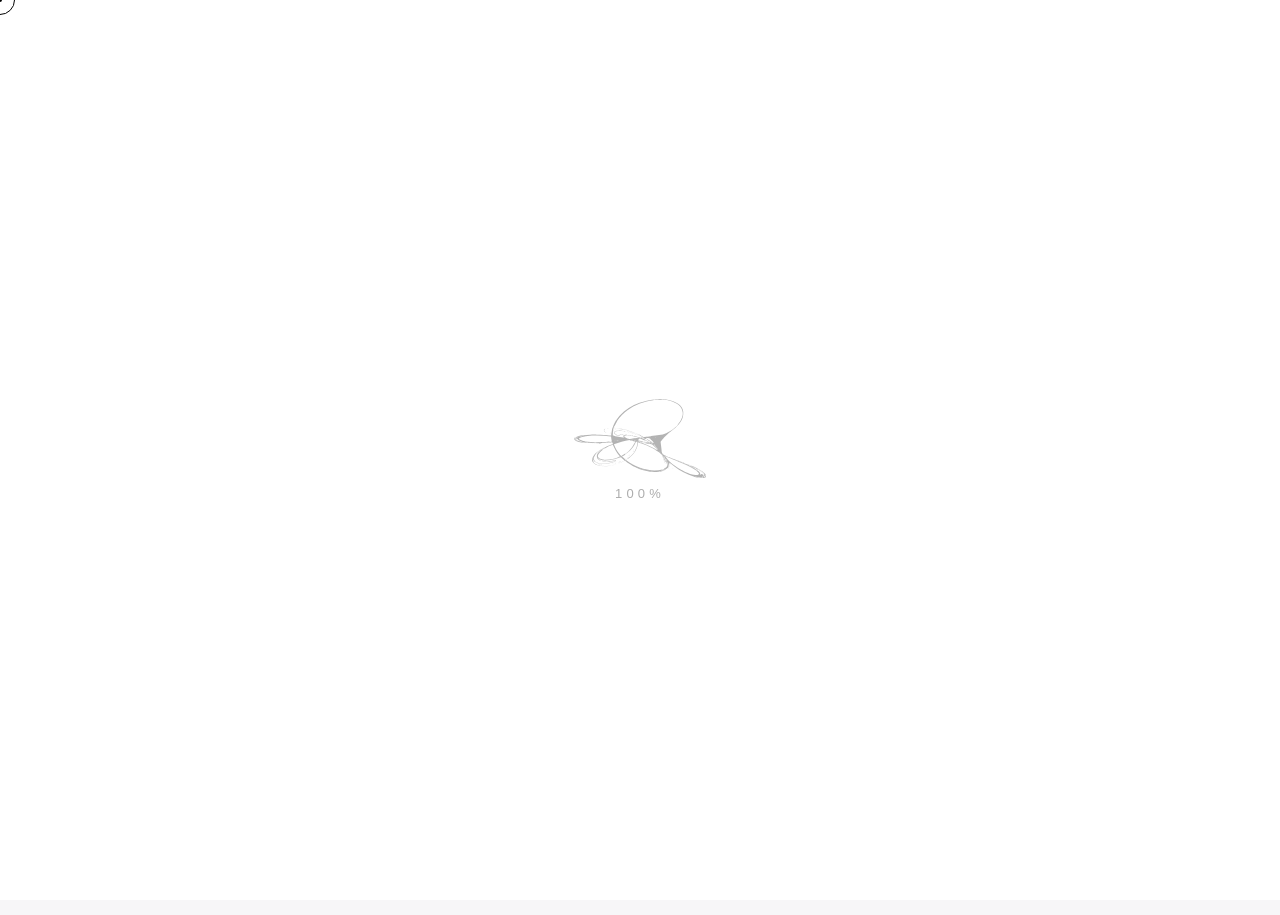
<file: download.html>
<!DOCTYPE html>
<html lang="en">
<head>
<meta charset="UTF-8" />
<meta name="viewport" content="width=device-width, initial-scale=1.0" />
<title>Download Interface OS</title>
<meta name="description" content="Interface OS isn't available to download yet — join the waitlist to be first in line for early access and a free two-week trial." />
<meta name="keywords" content="Interface OS download, AI operating system" />
<meta name="author" content="Interface" />
<meta name="robots" content="index, follow" />
<link rel="canonical" href="https://www.interfacecardiff.com/download.html" />

<!-- Open Graph -->
<meta property="og:type" content="website" />
<meta property="og:title" content="Download Interface OS" />
<meta property="og:description" content="Interface OS isn't available to download yet — join the waitlist to be first in line." />
<meta property="og:locale" content="en_GB" />

<!-- Twitter Card -->
<meta name="twitter:card" content="summary_large_image" />
<meta name="twitter:title" content="Download Interface OS" />
<meta name="twitter:description" content="Interface OS isn't available to download yet — join the waitlist to be first in line." />

<!-- Geo tags -->
<meta name="geo.region" content="GB-CRF" />
<meta name="geo.placename" content="Cardiff" />
<meta name="geo.position" content="51.4816;-3.1791" />
<meta name="ICBM" content="51.4816, -3.1791" />

<!-- JSON-LD structured data -->
<script type="application/ld+json">
{
  "@context": "https://schema.org",
  "@type": "ProfessionalService",
  "name": "Interface",
  "alternateName": "Interface — AI Software Studio",
  "description": "Cardiff-based AI software studio building Interface OS, an AI operating system for brands — plus, for a small number of clients, the web design and brand work the studio started with.",
  "url": "https://www.interfacecardiff.com",
  "image": "https://www.interfacecardiff.com/assets/img/logo.svg",
  "telephone": "+447538043294",
  "email": "info@interfacecardiff.com",
  "priceRange": "££",
  "address": {
    "@type": "PostalAddress",
    "addressLocality": "Cardiff",
    "addressRegion": "Wales",
    "addressCountry": "GB"
  },
  "geo": {
    "@type": "GeoCoordinates",
    "latitude": 51.4816,
    "longitude": -3.1791
  },
  "areaServed": [
    { "@type": "City", "name": "Cardiff" },
    { "@type": "AdministrativeArea", "name": "Wales" },
    { "@type": "Country", "name": "United Kingdom" }
  ],
  "knowsAbout": [
    "Artificial Intelligence",
    "Software Development",
    "AI Agents",
    "Automation",
    "Web Design",
    "Brand Identity",
    "Marketing Strategy",
    "E-commerce"
  ],
  "sameAs": [
    "https://www.instagram.com/interface_dev/",
    "https://www.linkedin.com/in/dylan-driscoll"
  ]
}
</script>


<link rel="preconnect" href="https://fonts.googleapis.com" />
<link rel="preconnect" href="https://fonts.gstatic.com" crossorigin />
<link href="https://fonts.googleapis.com/css2?family=JetBrains+Mono:wght@400;500;600&display=swap" rel="stylesheet" />

<link rel="stylesheet" href="style.css?v=bb94174" />
</head>
<body class="loading page-download">

<div class="wake" id="wake">
  <div class="wake-mark"><img src="assets/img/logo.svg" alt="Interface"></div>
  <div class="wake-pct" id="wakePct">0%</div>
</div>

<div class="cursor" id="cursor"></div>
<div class="cursor-dot" id="cursorDot"></div>

<header class="site-head">
  <div class="name">
    <a href="index.html" class="logo-link" aria-label="Interface — home">
      <img src="assets/img/logo.svg" alt="Interface" class="site-logo" />
    </a>
  </div>
  <nav>
    <div class="nav-item">
      <button type="button" class="nav-trigger" aria-expanded="false" aria-haspopup="true">Systems<svg viewBox="0 0 24 24" fill="none" stroke="currentColor" stroke-width="2.2" stroke-linecap="round" stroke-linejoin="round"><polyline points="6 9 12 15 18 9"></polyline></svg></button>
      <div class="nav-menu">
        <a href="software.html"><b>Interface OS</b><span>Your business, operated through one interface.</span></a>
        <a href="archive.html"><b>Interface Archive</b><span>Your business memory.</span></a>
        <a href="reach.html"><b>Interface Reach</b><span>Turn prospecting into a system.</span></a>
      </div>
    </div>
    <div class="nav-item">
      <button type="button" class="nav-trigger" aria-expanded="false" aria-haspopup="true">Solutions<svg viewBox="0 0 24 24" fill="none" stroke="currentColor" stroke-width="2.2" stroke-linecap="round" stroke-linejoin="round"><polyline points="6 9 12 15 18 9"></polyline></svg></button>
      <div class="nav-menu">
        <a href="solutions.html#agents"><b>AI Agents</b><span>Turn repeated work into an agent.</span></a>
        <a href="solutions.html#automation"><b>Automation</b><span>Connect the tools you already use.</span></a>
        <a href="solutions.html#software"><b>Software</b><span>Built around how you actually work.</span></a>
        <a href="solutions.html#infrastructure"><b>Digital Infrastructure</b><span>Websites as the front of the system.</span></a>
      </div>
    </div>
    <a id="nav-work" href="work.html">Work</a>
    <a id="nav-about" href="about.html">About</a>
    <a id="nav-quote" href="contact.html" class="nav-quote">Start a conversation&nbsp;&rarr;</a>
  </nav>
</header>

<main class="page-content">
  <section class="intro">
    <h1>Not available<br><em>To download yet.</em></h1>
    <p>Interface OS is still in early access. Join the waitlist and we'll email you the moment it's ready to download, with your free two-week trial code.</p>
  </section>

  <article class="project-card">
    <div class="hero-signup" style="max-width: none;">
      <p class="hero-signup-label">Sign up for a 2 week free trial</p>
      <form id="waitlistForm" action="https://formspree.io/f/mnjwqevo" method="POST" onsubmit="handleWaitlistSubmit(event)">
        <input type="hidden" name="_subject" value="Interface OS waitlist signup" />
        <input type="hidden" name="_replyto" id="w-replyto" />
        <div class="hero-signup-row">
          <input class="hero-signup-input" id="w-email" name="email" type="email" placeholder="you@company.com" required />
          <button class="hero-signup-btn form-submit" type="submit" aria-label="Sign up">
            <svg viewBox="0 0 24 24" fill="none" stroke="currentColor" stroke-width="2" stroke-linecap="round" stroke-linejoin="round"><line x1="5" y1="12" x2="19" y2="12"></line><polyline points="12 5 19 12 12 19"></polyline></svg>
          </button>
        </div>
      </form>
      <div class="form-success" id="waitlistSuccess">
        <h3>You're on the list.</h3>
        <p>We'll be in touch with your free two-week trial as soon as Interface OS launches.</p>
      </div>
    </div>
  </article>

  <div class="nav-controls">
    <a class="nav-btn" href="index.html" aria-label="Back">
      <svg viewBox="0 0 24 24" fill="none" stroke="currentColor" stroke-width="2" stroke-linecap="round" stroke-linejoin="round"><polyline points="15 18 9 12 15 6"></polyline></svg>
    </a>
  </div>

  <section class="contact">
    <h2>Questions before launch?<br><em>Just ask.</em></h2>
    <div class="links">
      <span class="label">Quote</span><a href="contact.html">Start a project ↗︎</a>
      <span class="label">Email</span><a href="mailto:info@interfacecardiff.com">info@interfacecardiff.com</a>
    </div>
  </section>
</main>

<script src="script.js?v=bb94174"></script>
</body>
</html>
</file>
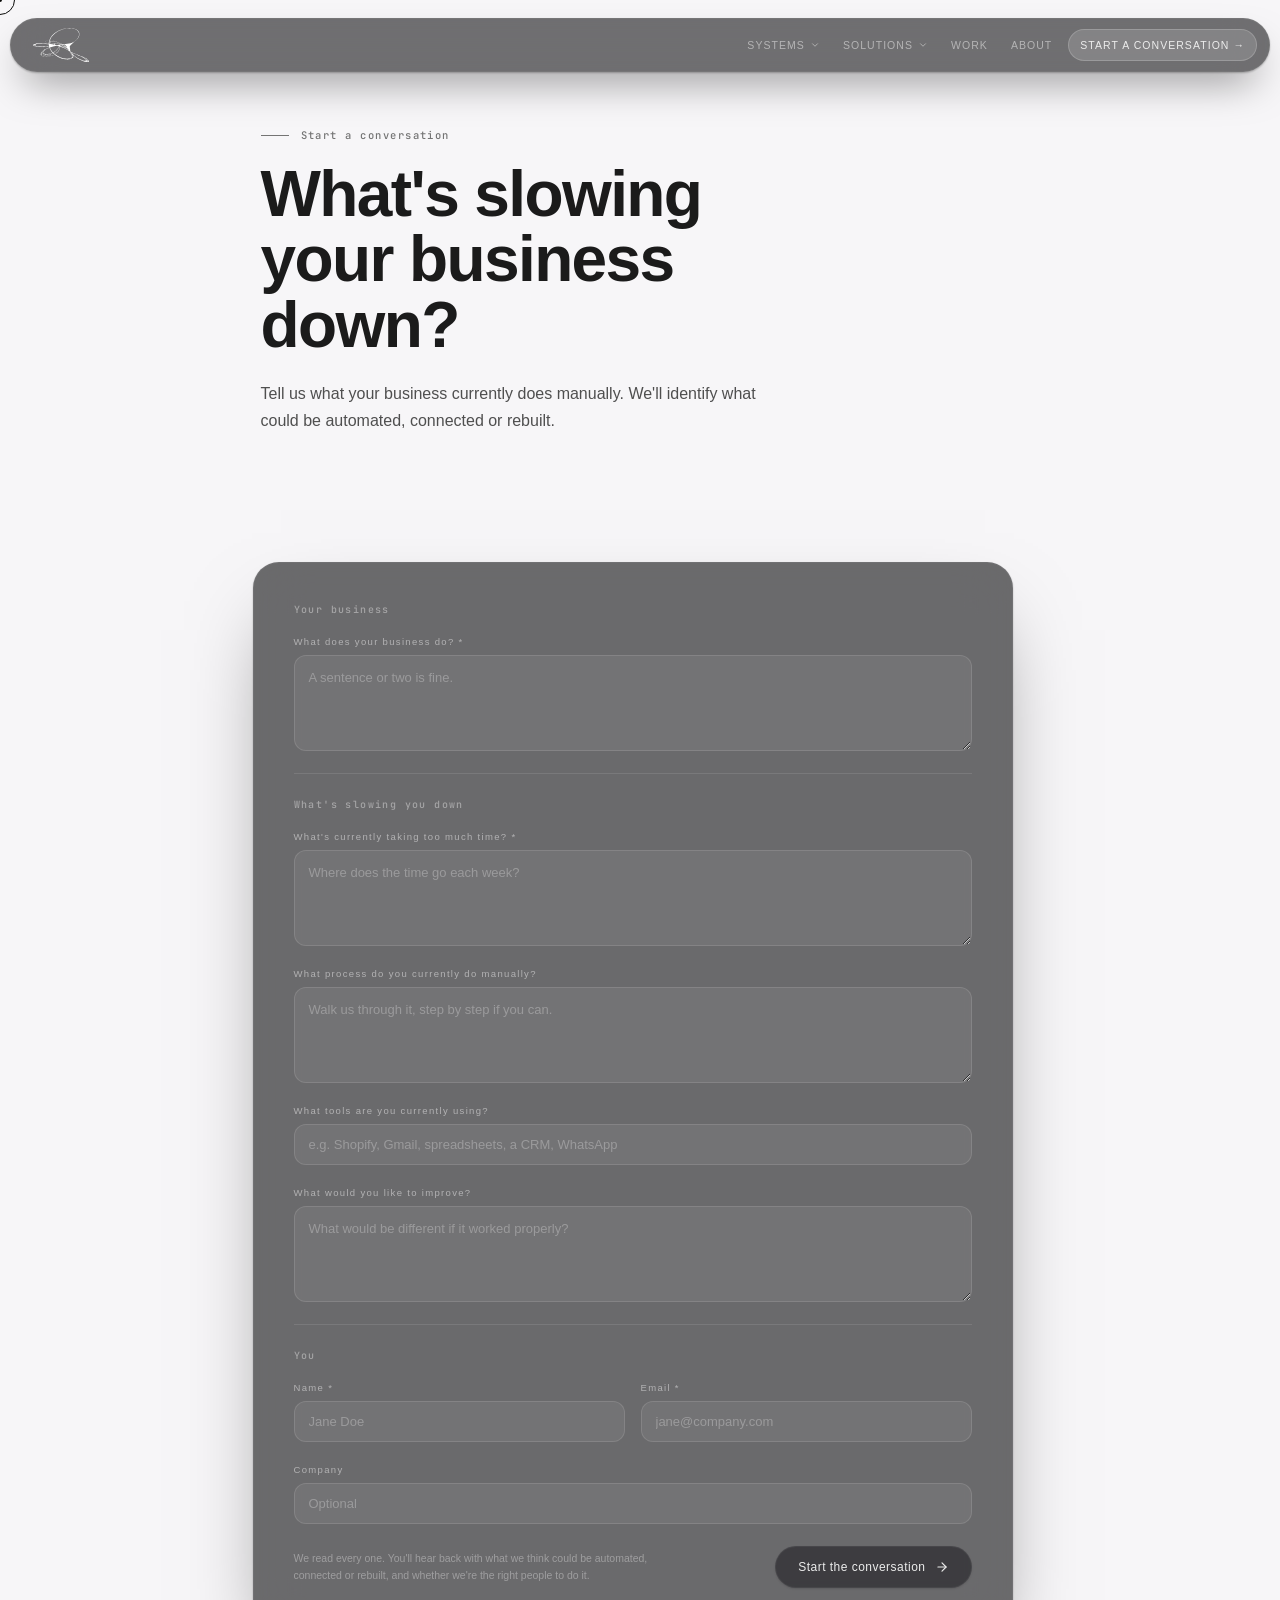
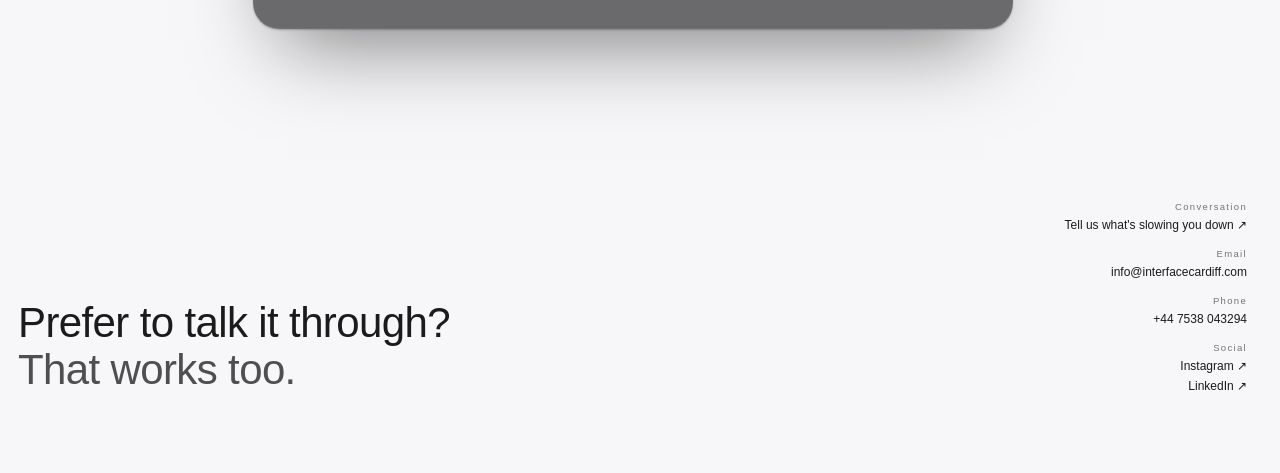
<file: quote.html>
<!DOCTYPE html>
<html lang="en"><head><meta charset="UTF-8" /><meta name="viewport" content="width=device-width, initial-scale=1.0" />
<title>Redirecting…</title><meta name="robots" content="noindex" />
<link rel="canonical" href="https://www.interfacecardiff.com/contact.html" />
<meta http-equiv="refresh" content="0; url=contact.html" /></head>
<body><p>Moved to <a href="contact.html">contact.html</a>.</p><script>location.replace("contact.html");</script></body></html>
</file>
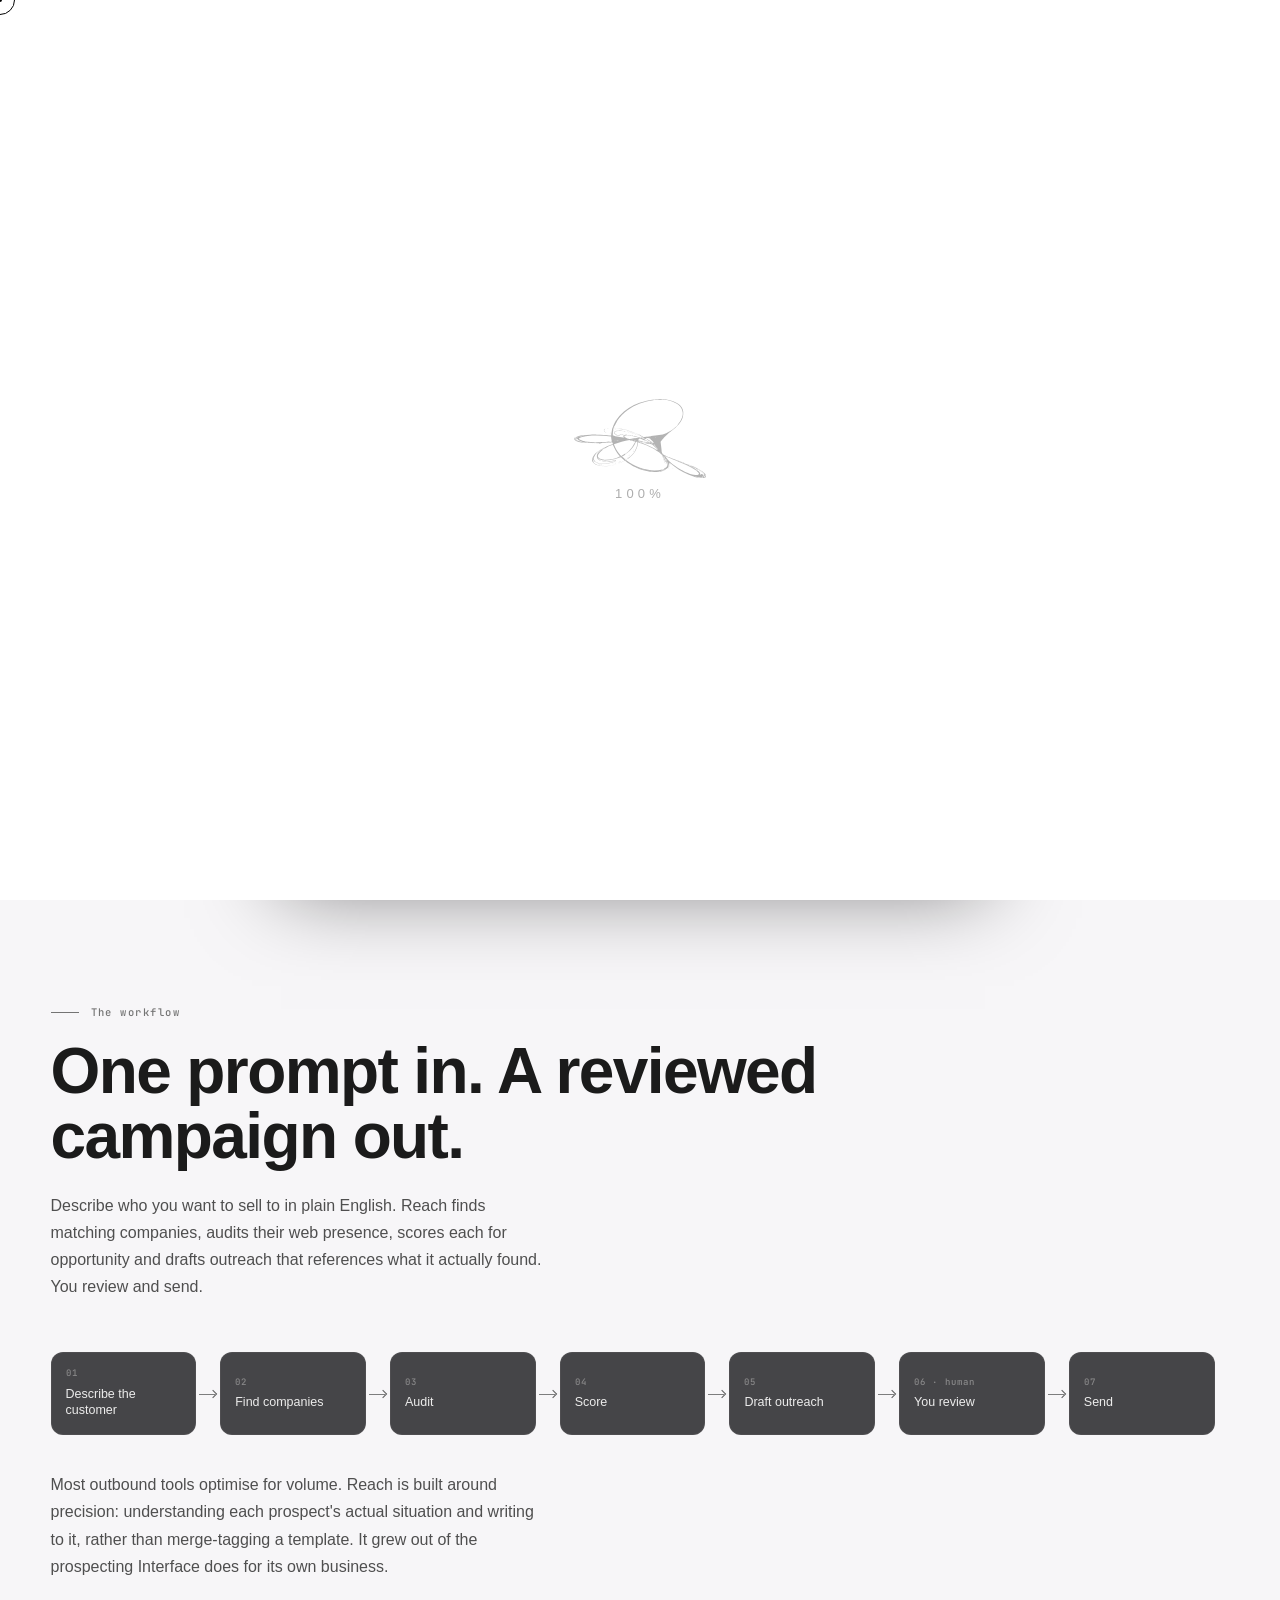
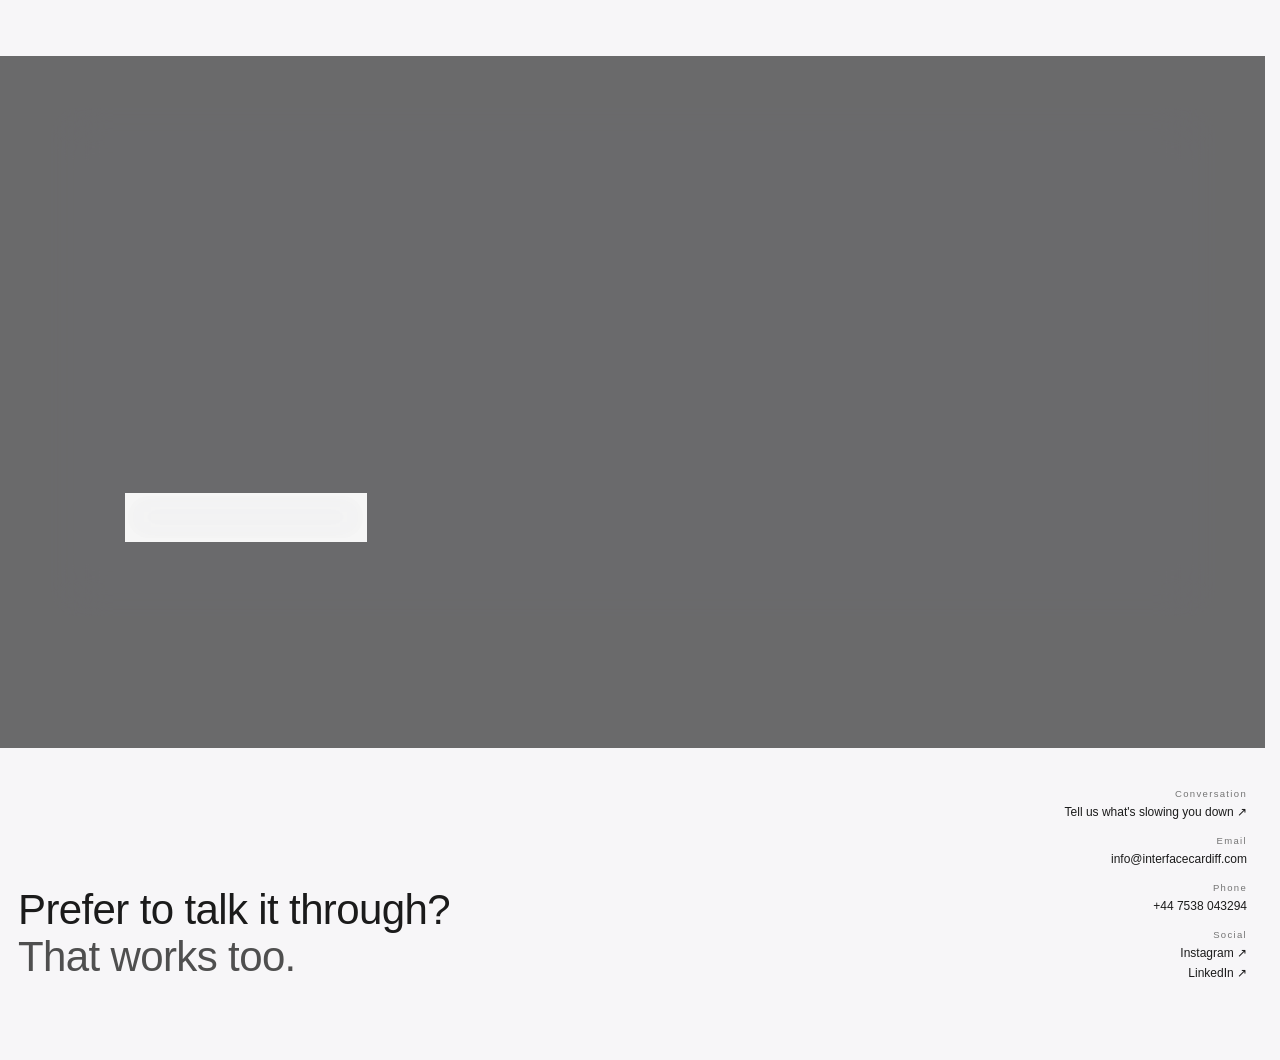
<file: reach.html>
<!DOCTYPE html>
<html lang="en">
<head>
<meta charset="UTF-8" />
<meta name="viewport" content="width=device-width, initial-scale=1.0" />
<title>Interface Reach — Turn Prospecting Into a System | Interface</title>
<meta name="description" content="Interface Reach finds, researches, qualifies and drafts outreach to the prospects worth contacting. AI-assisted outbound built around precision. In development at Interface, Cardiff." />
<meta name="keywords" content="Interface Reach, AI outbound sales, prospecting automation, lead research, personalised outreach" />
<meta name="author" content="Interface" />
<meta name="robots" content="index, follow" />
<link rel="canonical" href="https://www.interfacecardiff.com/reach.html" />

<!-- Open Graph -->
<meta property="og:type" content="website" />
<meta property="og:title" content="Interface Reach — Turn Prospecting Into a System | Interface" />
<meta property="og:description" content="Interface Reach finds, researches, qualifies and drafts outreach to the prospects worth contacting. AI-assisted outbound built around precision. In development at Interface, Cardiff." />
<meta property="og:locale" content="en_GB" />

<!-- Twitter Card -->
<meta name="twitter:card" content="summary_large_image" />
<meta name="twitter:title" content="Interface Reach — Turn Prospecting Into a System | Interface" />
<meta name="twitter:description" content="Interface Reach finds, researches, qualifies and drafts outreach to the prospects worth contacting. AI-assisted outbound built around precision. In development at Interface, Cardiff." />

<!-- Geo tags -->
<meta name="geo.region" content="GB-CRF" />
<meta name="geo.placename" content="Cardiff" />
<meta name="geo.position" content="51.4816;-3.1791" />
<meta name="ICBM" content="51.4816, -3.1791" />

<!-- JSON-LD structured data -->
<script type="application/ld+json">
{
  "@context": "https://schema.org",
  "@type": "ProfessionalService",
  "name": "Interface",
  "alternateName": "Interface — Digital Infrastructure & AI Automation",
  "description": "Cardiff-based digital infrastructure and AI automation company. Interface finds the bottlenecks in how a business runs and builds the systems that fix them: websites, AI agents, automation, software and infrastructure.",
  "url": "https://www.interfacecardiff.com",
  "image": "https://www.interfacecardiff.com/assets/img/logo.svg",
  "telephone": "+447538043294",
  "email": "info@interfacecardiff.com",
  "priceRange": "££",
  "address": {
    "@type": "PostalAddress",
    "addressLocality": "Cardiff",
    "addressRegion": "Wales",
    "addressCountry": "GB"
  },
  "geo": {
    "@type": "GeoCoordinates",
    "latitude": 51.4816,
    "longitude": -3.1791
  },
  "areaServed": [
    { "@type": "City", "name": "Cardiff" },
    { "@type": "AdministrativeArea", "name": "Wales" },
    { "@type": "Country", "name": "United Kingdom" }
  ],
  "knowsAbout": [
    "Web Design",
    "Web Development",
    "Ecommerce",
    "Shopify",
    "Digital Systems",
    "Automation",
    "Brand Identity",
    "Artificial Intelligence"
  ],
  "sameAs": [
    "https://www.instagram.com/interface_dev/",
    "https://www.linkedin.com/in/dylan-driscoll"
  ]
}
</script>


<link rel="preconnect" href="https://fonts.googleapis.com" />
<link rel="preconnect" href="https://fonts.gstatic.com" crossorigin />
<link href="https://fonts.googleapis.com/css2?family=JetBrains+Mono:wght@400;500;600&display=swap" rel="stylesheet" />

<link rel="stylesheet" href="style.css?v=bb94174" />
</head>
<body class="loading page-reach">

<div class="wake" id="wake">
  <div class="wake-mark"><img src="assets/img/logo.svg" alt="Interface"></div>
  <div class="wake-pct" id="wakePct">0%</div>
</div>

<div class="cursor" id="cursor"></div>
<div class="cursor-dot" id="cursorDot"></div>

<header class="site-head">
  <div class="name">
    <a href="index.html" class="logo-link" aria-label="Interface — home">
      <img src="assets/img/logo.svg" alt="Interface" class="site-logo" />
    </a>
  </div>
  <nav>
    <div class="nav-item">
      <button type="button" class="nav-trigger active" aria-expanded="false" aria-haspopup="true">Systems<svg viewBox="0 0 24 24" fill="none" stroke="currentColor" stroke-width="2.2" stroke-linecap="round" stroke-linejoin="round"><polyline points="6 9 12 15 18 9"></polyline></svg></button>
      <div class="nav-menu">
        <a href="software.html"><b>Interface OS</b><span>Your business, operated through one interface.</span></a>
        <a href="archive.html"><b>Interface Archive</b><span>Your business memory.</span></a>
        <a href="reach.html"><b>Interface Reach</b><span>Turn prospecting into a system.</span></a>
      </div>
    </div>
    <div class="nav-item">
      <button type="button" class="nav-trigger" aria-expanded="false" aria-haspopup="true">Solutions<svg viewBox="0 0 24 24" fill="none" stroke="currentColor" stroke-width="2.2" stroke-linecap="round" stroke-linejoin="round"><polyline points="6 9 12 15 18 9"></polyline></svg></button>
      <div class="nav-menu">
        <a href="solutions.html#agents"><b>AI Agents</b><span>Turn repeated work into an agent.</span></a>
        <a href="solutions.html#automation"><b>Automation</b><span>Connect the tools you already use.</span></a>
        <a href="solutions.html#software"><b>Software</b><span>Built around how you actually work.</span></a>
        <a href="solutions.html#infrastructure"><b>Digital Infrastructure</b><span>Websites as the front of the system.</span></a>
      </div>
    </div>
    <a id="nav-work" href="work.html">Work</a>
    <a id="nav-about" href="about.html">About</a>
    <a id="nav-quote" href="contact.html" class="nav-quote">Start a conversation&nbsp;&rarr;</a>
  </nav>
</header>

<main class="page-content sx-page">
  <section class="sx" style="padding-top:8px">
    <p class="sx-eyebrow">Interface Reach<span class="sx-tag">In development</span></p>
    <h1 class="sx-title wide">Turn prospecting into a system.</h1>
    <p class="sx-lede">Outbound is a spreadsheet, a dozen tabs and a lot of guesswork. Interface Reach is the system for finding, researching, qualifying and managing the prospects worth contacting.</p>
  </section>
  <section class="sx"><div class="mock glass rc" style="max-width:760px;margin:0 auto" aria-label="Illustration of the Interface Reach pipeline">
        <div class="mock-bar"><i></i><i></i><i></i><em>Interface Reach</em></div>
        <div class="mock-body">
          <div class="rc-steps"><span>Find</span><span>Audit</span><span>Score</span><span>Draft</span><span>Review</span></div>
          <ul class="rc-rows">
            <li><div><b>Clothing manufacturer</b><span class="m">Guangdong · no English site</span></div><div class="rc-bar"><i style="transform:scaleX(.88)"></i></div><span class="rc-state">Draft ready</span></li>
            <li><div><b>Fabric exporter</b><span class="m">Zhejiang · listing-only presence</span></div><div class="rc-bar"><i style="transform:scaleX(.74)"></i></div><span class="rc-state">Scored</span></li>
            <li><div><b>Trim &amp; accessories maker</b><span class="m">Guangdong · outdated site</span></div><div class="rc-bar"><i style="transform:scaleX(.58)"></i></div><span class="rc-state">Auditing</span></li>
          </ul>
        </div>
        <p class="mock-note">Illustration</p>
      </div></section>
  <section class="sx">
    <div class="sx-head"><p class="sx-eyebrow">The workflow</p><h2 class="sx-title wide">One prompt in. A reviewed campaign out.</h2>
    <p class="sx-lede">Describe who you want to sell to in plain English. Reach finds matching companies, audits their web presence, scores each for opportunity and drafts outreach that references what it actually found. You review and send.</p></div>
    <ol class="flow "><li><small>01</small>Describe the customer</li><li><small>02</small>Find companies</li><li><small>03</small>Audit</li><li><small>04</small>Score</li><li><small>05</small>Draft outreach</li><li class="is-human"><small>06</small>You review</li><li><small>07</small>Send</li></ol>
    <p class="sx-lede" style="margin-top:36px">Most outbound tools optimise for volume. Reach is built around precision: understanding each prospect's actual situation and writing to it, rather than merge-tagging a template. It grew out of the prospecting Interface does for its own business.</p>
  </section>
  <section class="sx"><div class="sx-cta glass"><video class="sx-cta-video" autoplay muted loop playsinline preload="metadata" aria-hidden="true" tabindex="-1"><source src="assets/video/app-ui.mp4" type="video/mp4" /></video>
    <p class="sx-eyebrow" style="color:rgba(236,236,236,.45)">Early conversations</p>
    <h2 class="sx-title">Who do you need to reach?</h2>
    <p>Interface Reach is in development. Tell us who you're trying to sell to and how you find them today.</p>
    <a href="contact.html?intent=reach" class="hero-cta-btn primary caps">Tell us who you want to reach<svg viewBox="0 0 24 24" fill="none" stroke="currentColor" stroke-width="2" stroke-linecap="round" stroke-linejoin="round"><line x1="5" y1="12" x2="19" y2="12"></line><polyline points="12 5 19 12 12 19"></polyline></svg></a>
  </div></section>
  <section class="contact">
    <h2>Prefer to talk it through?<br><em>That works too.</em></h2>
    <div class="links">
      <span class="label">Conversation</span><a href="contact.html">Tell us what's slowing you down ↗︎</a>
      <span class="label">Email</span><a href="mailto:info@interfacecardiff.com">info@interfacecardiff.com</a>
      <span class="label">Phone</span><a href="tel:+447538043294">+44 7538 043294</a>
      <span class="label">Social</span><a href="https://www.instagram.com/interface_dev/" target="_blank" rel="noopener">Instagram ↗︎</a><a href="https://www.linkedin.com/in/dylan-driscoll" target="_blank" rel="noopener">LinkedIn ↗︎</a>
    </div>
  </section>
</main>

<script src="script.js?v=bb94174"></script>
<script src="assets/systems.js?v=bb94174"></script>
</body>
</html>
</file>
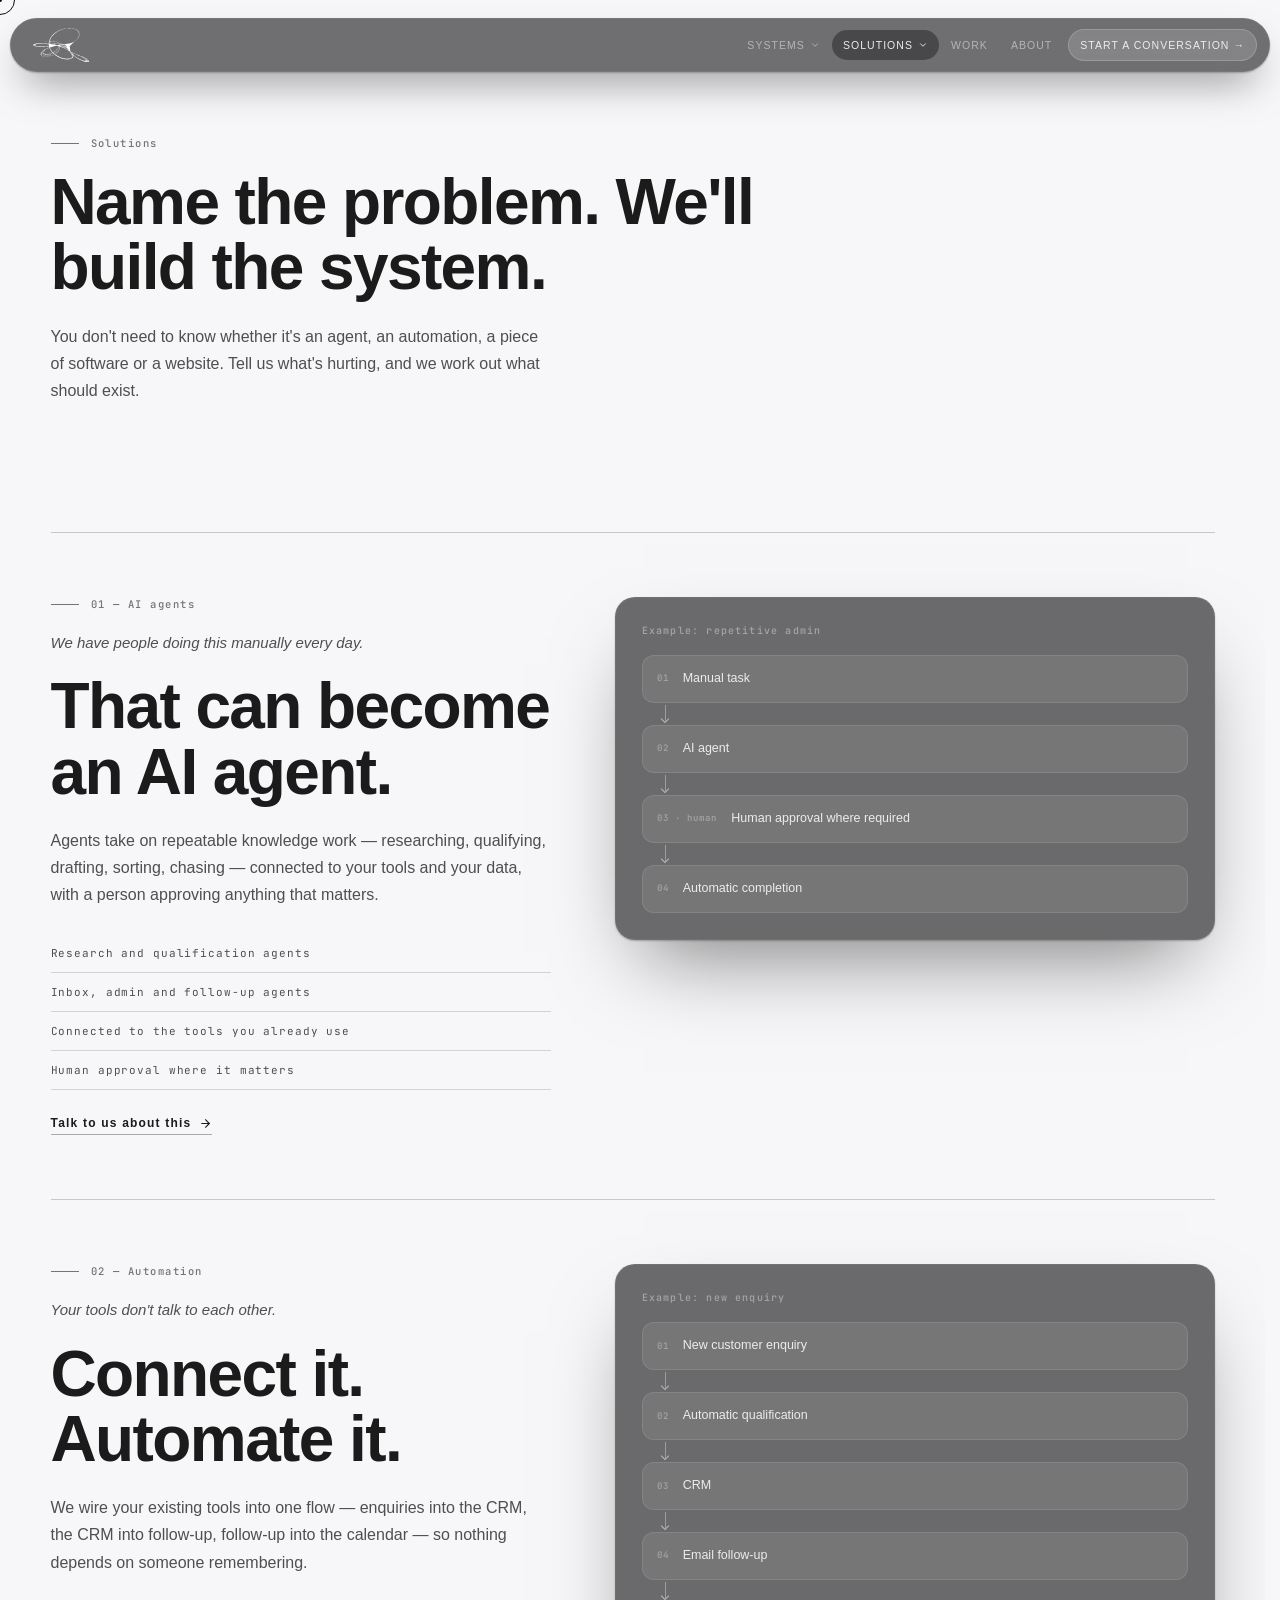
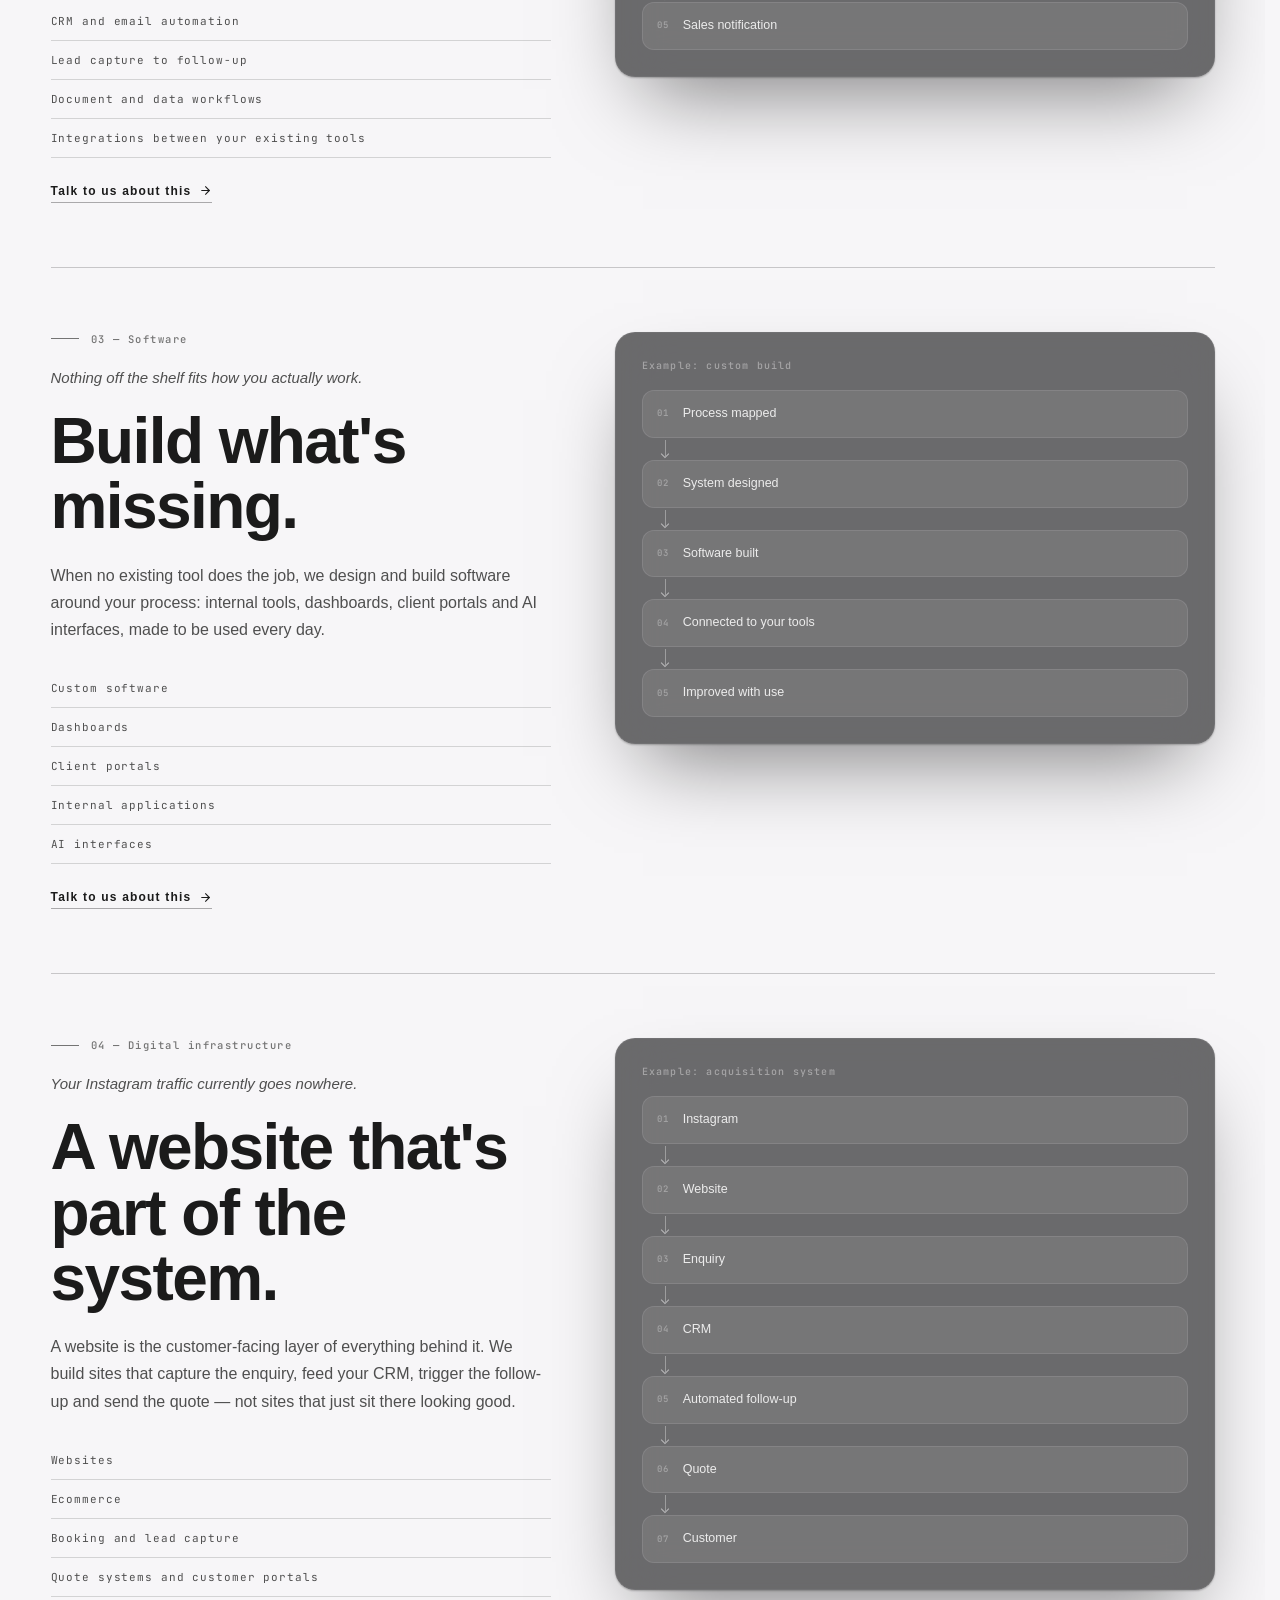
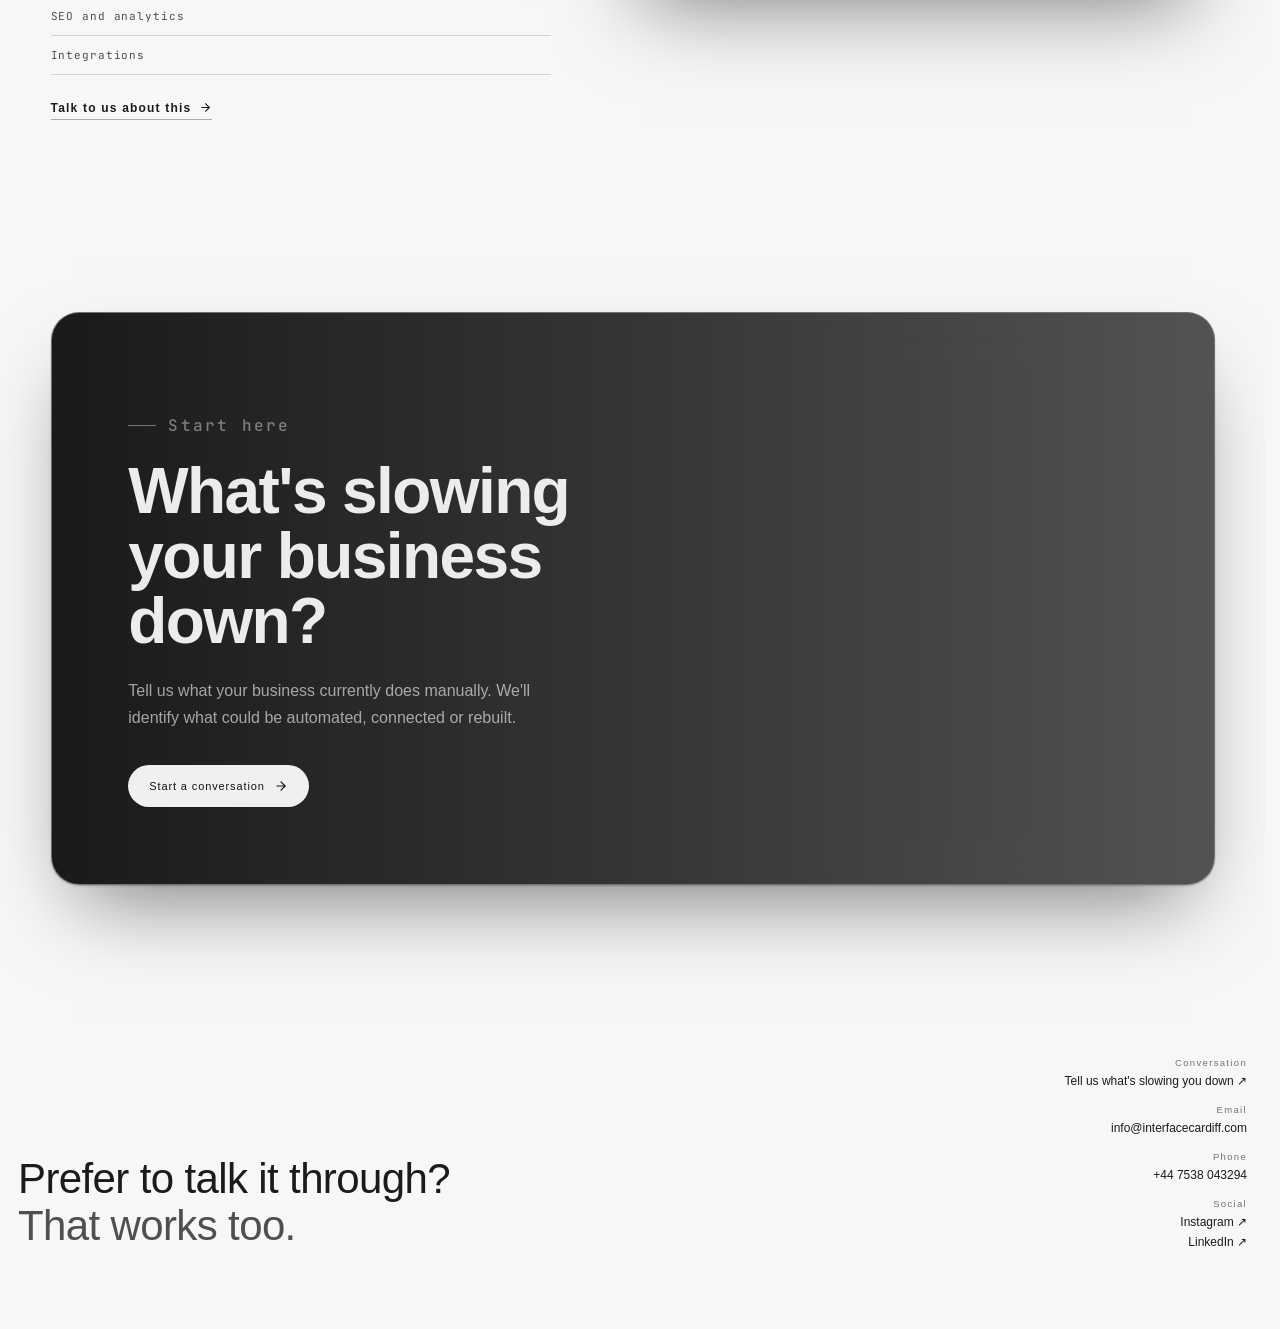
<file: services.html>
<!DOCTYPE html>
<html lang="en"><head><meta charset="UTF-8" /><meta name="viewport" content="width=device-width, initial-scale=1.0" />
<title>Redirecting…</title><meta name="robots" content="noindex" />
<link rel="canonical" href="https://www.interfacecardiff.com/solutions.html" />
<meta http-equiv="refresh" content="0; url=solutions.html" /></head>
<body><p>Moved to <a href="solutions.html">solutions.html</a>.</p><script>location.replace("solutions.html");</script></body></html>
</file>
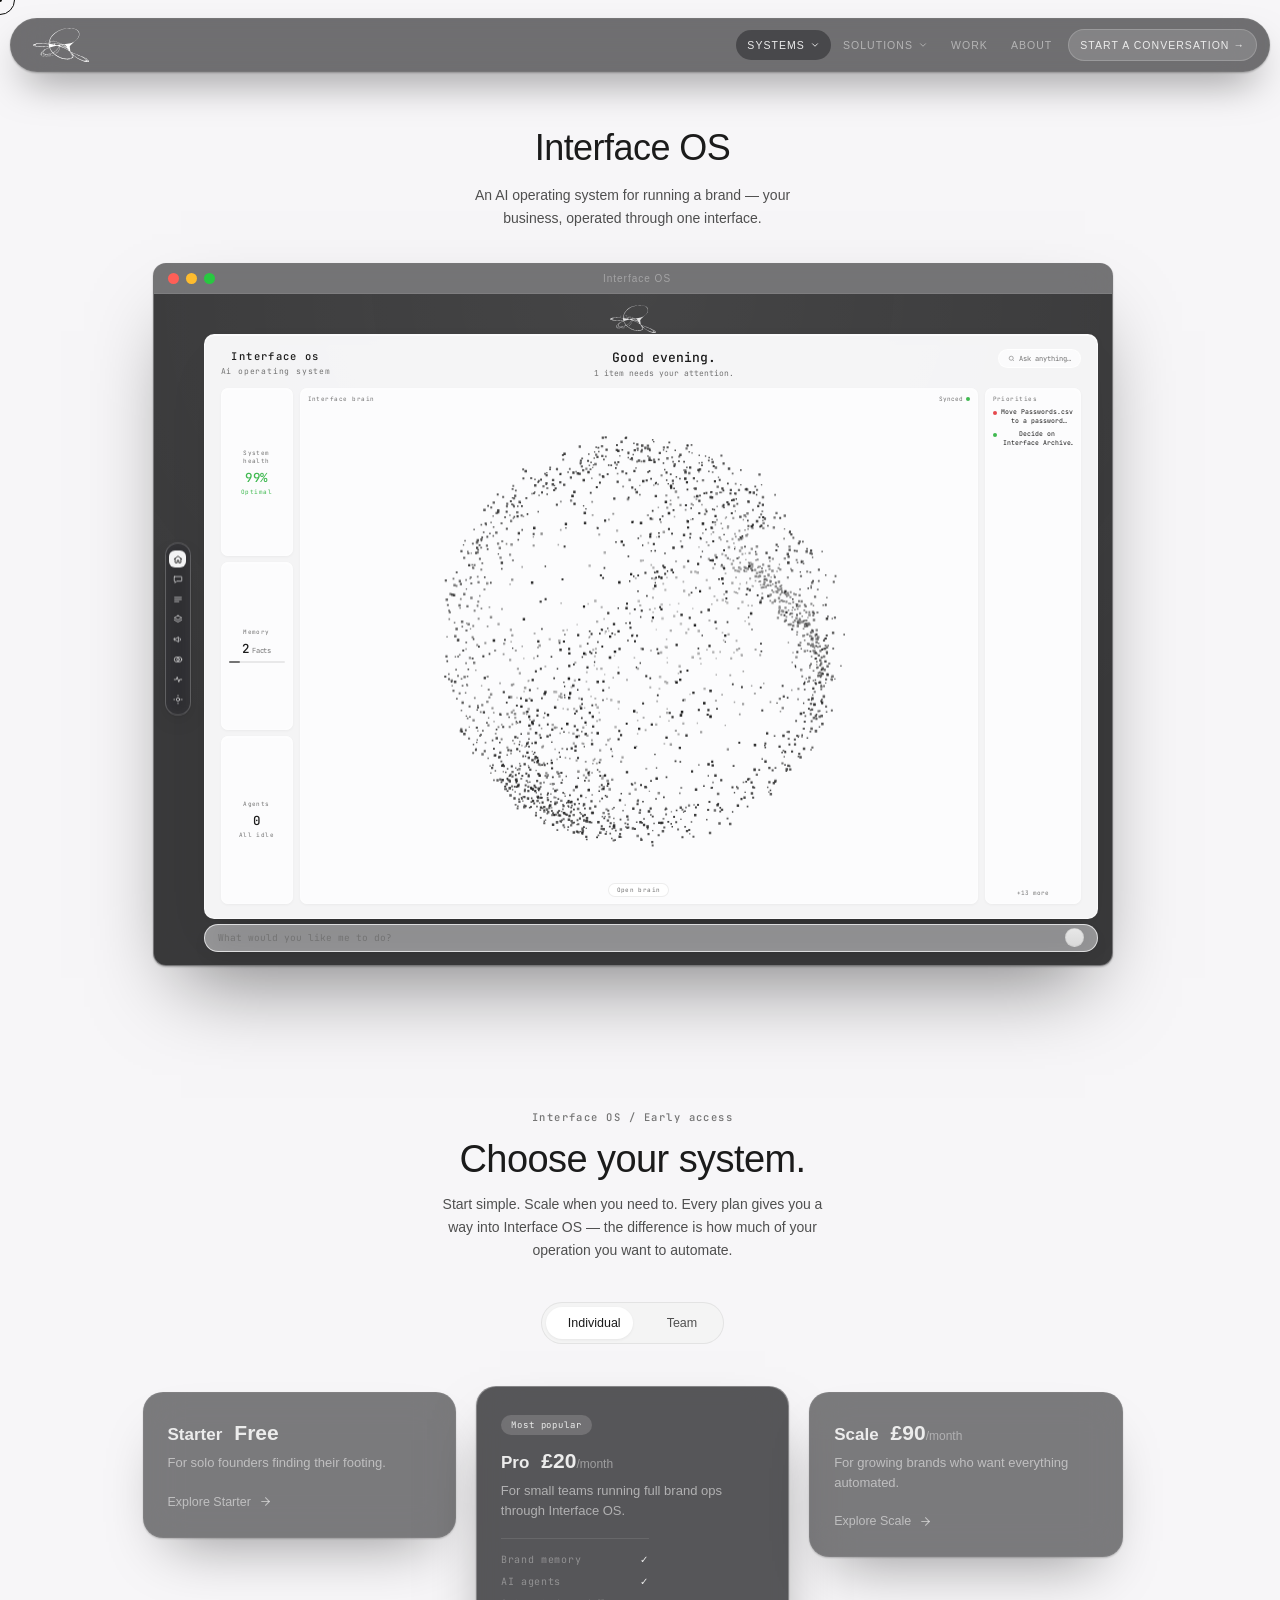
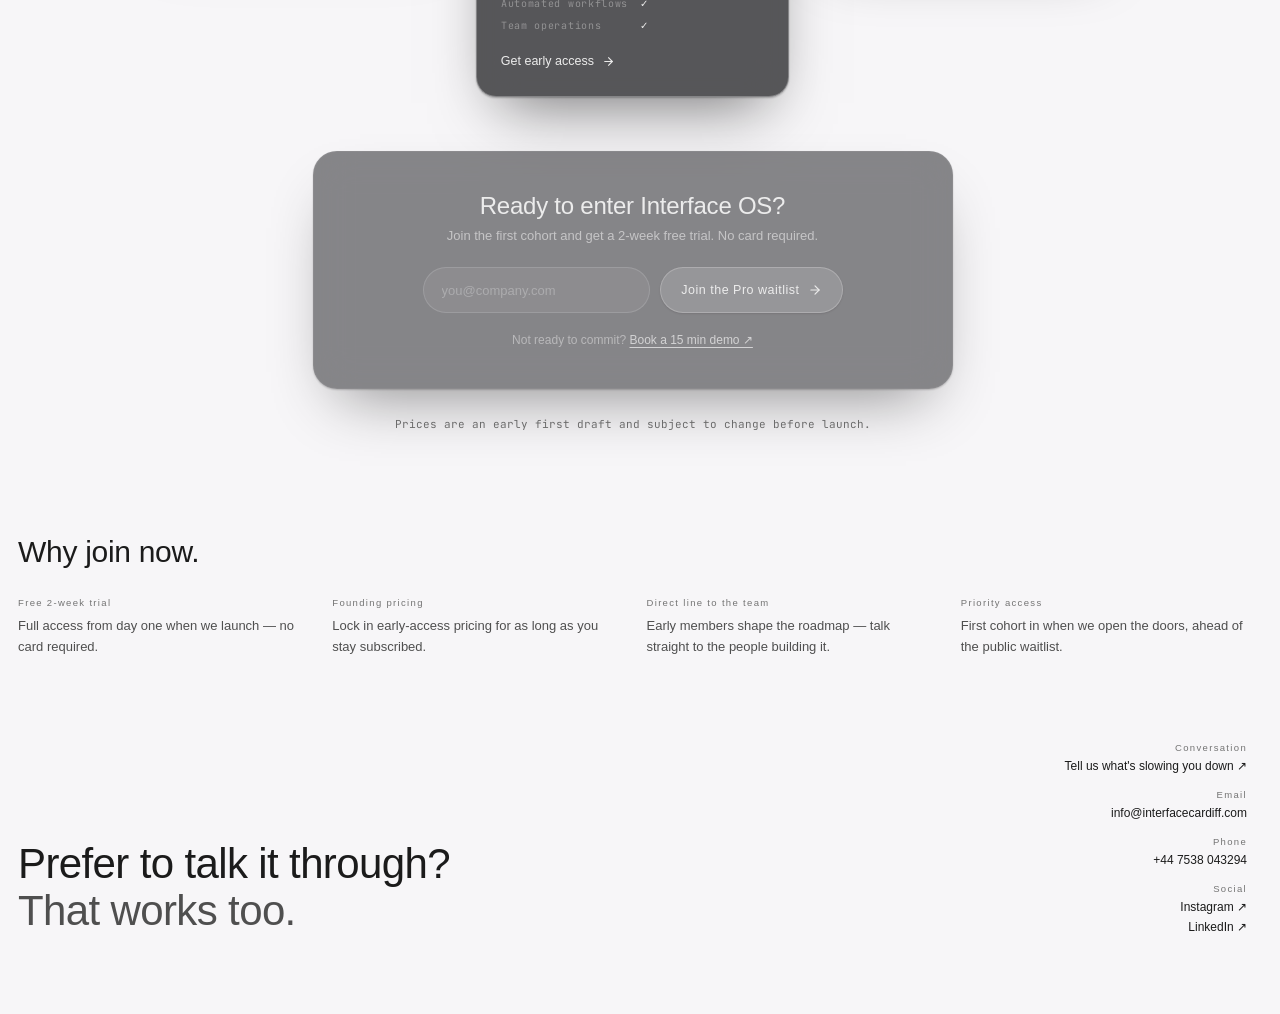
<file: software.html>
<!DOCTYPE html>
<html lang="en">
<head>
<meta charset="UTF-8" />
<meta name="viewport" content="width=device-width, initial-scale=1.0" />
<title>Interface OS — AI Operating System for Brands</title>
<meta name="description" content="Interface OS is coming soon — an AI operating system for running a brand. Join the waitlist for early access and a free two-week trial." />
<meta name="keywords" content="Interface OS, Cardiff software, waitlist, early access, Cardiff web design, Cardiff marketing, web design Wales" />
<meta name="author" content="Interface" />
<meta name="robots" content="index, follow" />
<link rel="canonical" href="https://www.interfacecardiff.com/" />

<!-- Open Graph -->
<meta property="og:type" content="website" />
<meta property="og:title" content="Interface OS — AI Operating System for Brands" />
<meta property="og:description" content="Join the waitlist for Interface OS and get a free two-week trial when we launch." />
<meta property="og:locale" content="en_GB" />

<!-- Twitter Card -->
<meta name="twitter:card" content="summary_large_image" />
<meta name="twitter:title" content="Interface OS — AI Operating System for Brands" />
<meta name="twitter:description" content="Join the waitlist for Interface OS and get a free two-week trial when we launch." />

<!-- Geo tags -->
<meta name="geo.region" content="GB-CRF" />
<meta name="geo.placename" content="Cardiff" />
<meta name="geo.position" content="51.4816;-3.1791" />
<meta name="ICBM" content="51.4816, -3.1791" />

<!-- JSON-LD structured data -->
<script type="application/ld+json">
{
  "@context": "https://schema.org",
  "@type": "ProfessionalService",
  "name": "Interface",
  "alternateName": "Interface — AI Software Studio",
  "description": "Cardiff-based AI software studio building Interface OS, an AI operating system for brands — plus, for a small number of clients, the web design and brand work the studio started with.",
  "url": "https://www.interfacecardiff.com",
  "image": "https://www.interfacecardiff.com/assets/img/logo.svg",
  "telephone": "+447538043294",
  "email": "info@interfacecardiff.com",
  "priceRange": "££",
  "address": {
    "@type": "PostalAddress",
    "addressLocality": "Cardiff",
    "addressRegion": "Wales",
    "addressCountry": "GB"
  },
  "geo": {
    "@type": "GeoCoordinates",
    "latitude": 51.4816,
    "longitude": -3.1791
  },
  "areaServed": [
    { "@type": "City", "name": "Cardiff" },
    { "@type": "AdministrativeArea", "name": "Wales" },
    { "@type": "Country", "name": "United Kingdom" }
  ],
  "knowsAbout": [
    "Artificial Intelligence",
    "Software Development",
    "AI Agents",
    "Automation",
    "Web Design",
    "Brand Identity",
    "Marketing Strategy",
    "E-commerce"
  ],
  "sameAs": [
    "https://www.instagram.com/interface_dev/",
    "https://www.linkedin.com/in/dylan-driscoll"
  ]
}
</script>


<link rel="preconnect" href="https://fonts.googleapis.com" />
<link rel="preconnect" href="https://fonts.gstatic.com" crossorigin />
<link href="https://fonts.googleapis.com/css2?family=JetBrains+Mono:wght@400;500;600&display=swap" rel="stylesheet" />

<link rel="stylesheet" href="style.css?v=bb94174" />
</head>
<body class="loading page-home">

<div class="wake" id="wake">
  <div class="wake-mark"><img src="assets/img/logo.svg" alt="Interface"></div>
  <div class="wake-pct" id="wakePct">0%</div>
</div>

<div class="cursor" id="cursor"></div>
<div class="cursor-dot" id="cursorDot"></div>

<header class="site-head">
  <div class="name">
    <a href="index.html" class="logo-link" aria-label="Interface — home">
      <img src="assets/img/logo.svg" alt="Interface" class="site-logo" />
    </a>
  </div>
  <nav>
    <div class="nav-item">
      <button type="button" class="nav-trigger active" aria-expanded="false" aria-haspopup="true">Systems<svg viewBox="0 0 24 24" fill="none" stroke="currentColor" stroke-width="2.2" stroke-linecap="round" stroke-linejoin="round"><polyline points="6 9 12 15 18 9"></polyline></svg></button>
      <div class="nav-menu">
        <a href="software.html"><b>Interface OS</b><span>Your business, operated through one interface.</span></a>
        <a href="archive.html"><b>Interface Archive</b><span>Your business memory.</span></a>
        <a href="reach.html"><b>Interface Reach</b><span>Turn prospecting into a system.</span></a>
      </div>
    </div>
    <div class="nav-item">
      <button type="button" class="nav-trigger" aria-expanded="false" aria-haspopup="true">Solutions<svg viewBox="0 0 24 24" fill="none" stroke="currentColor" stroke-width="2.2" stroke-linecap="round" stroke-linejoin="round"><polyline points="6 9 12 15 18 9"></polyline></svg></button>
      <div class="nav-menu">
        <a href="solutions.html#agents"><b>AI Agents</b><span>Turn repeated work into an agent.</span></a>
        <a href="solutions.html#automation"><b>Automation</b><span>Connect the tools you already use.</span></a>
        <a href="solutions.html#software"><b>Software</b><span>Built around how you actually work.</span></a>
        <a href="solutions.html#infrastructure"><b>Digital Infrastructure</b><span>Websites as the front of the system.</span></a>
      </div>
    </div>
    <a id="nav-work" href="work.html">Work</a>
    <a id="nav-about" href="about.html">About</a>
    <a id="nav-quote" href="contact.html" class="nav-quote">Start a conversation&nbsp;&rarr;</a>
  </nav>
</header>

<main class="page-content">
  <section class="intro intro-showcase">
    <div class="intro-showcase-copy">
      <h1>Interface OS</h1>
      <p>An AI operating system for running a brand — your business, operated through one interface.</p>
    </div>

    <div class="app-preview">
      <div class="app-window">
        <div class="app-window-bar">
          <div class="app-window-dots"><span></span><span></span><span></span></div>
          <div class="app-window-title">Interface OS</div>
        </div>
        <div class="app-window-body">
          <div class="app-window-mark"><img src="assets/img/logo.svg" alt="" /></div>
          <nav class="app-window-rail">
            <span class="on"><svg viewBox="0 0 24 24" fill="none" stroke="currentColor" stroke-width="2" stroke-linecap="round" stroke-linejoin="round"><path d="M3 11l9-7 9 7"/><path d="M5 10v9a1 1 0 0 0 1 1h4v-6h4v6h4a1 1 0 0 0 1-1v-9"/></svg></span>
            <span><svg viewBox="0 0 24 24" fill="none" stroke="currentColor" stroke-width="2" stroke-linecap="round" stroke-linejoin="round"><path d="M4 5h16a1 1 0 0 1 1 1v9a1 1 0 0 1-1 1H9l-4 4v-4H4a1 1 0 0 1-1-1V6a1 1 0 0 1 1-1z"/></svg></span>
            <span><svg viewBox="0 0 24 24" fill="none" stroke="currentColor" stroke-width="2" stroke-linecap="round" stroke-linejoin="round"><line x1="4" y1="7" x2="20" y2="7"/><line x1="4" y1="12" x2="20" y2="12"/><line x1="4" y1="17" x2="14" y2="17"/></svg></span>
            <span><svg viewBox="0 0 24 24" fill="none" stroke="currentColor" stroke-width="2" stroke-linecap="round" stroke-linejoin="round"><path d="M12 3l9 5-9 5-9-5 9-5z"/><path d="M3 13l9 5 9-5"/></svg></span>
            <span><svg viewBox="0 0 24 24" fill="none" stroke="currentColor" stroke-width="2" stroke-linecap="round" stroke-linejoin="round"><path d="M3 10v4h4l6 4V6l-6 4H3z"/><path d="M17 9a4 4 0 0 1 0 6"/></svg></span>
            <span><svg viewBox="0 0 24 24" fill="none" stroke="currentColor" stroke-width="2" stroke-linecap="round" stroke-linejoin="round"><circle cx="9" cy="12" r="6"/><circle cx="15" cy="12" r="6"/></svg></span>
            <span><svg viewBox="0 0 24 24" fill="none" stroke="currentColor" stroke-width="2" stroke-linecap="round" stroke-linejoin="round"><polyline points="3,12 8,12 10,6 14,18 16,12 21,12"/></svg></span>
            <span><svg viewBox="0 0 24 24" fill="none" stroke="currentColor" stroke-width="2" stroke-linecap="round" stroke-linejoin="round"><circle cx="12" cy="12" r="4"/><line x1="12" y1="2" x2="12" y2="4"/><line x1="12" y1="20" x2="12" y2="22"/><line x1="2" y1="12" x2="4" y2="12"/><line x1="20" y1="12" x2="22" y2="12"/></svg></span>
          </nav>
          <div class="app-window-panel">
            <div class="app-window-head">
              <div class="app-window-brand"><b>Interface os</b><span>Ai operating system</span></div>
              <div class="app-window-greet"><strong>Good evening.</strong><span>1 item needs your attention.</span></div>
              <div class="app-window-search">
                <svg viewBox="0 0 24 24" fill="none" stroke="currentColor" stroke-width="2"><circle cx="11" cy="11" r="7"/><path d="M20 20l-3.5-3.5"/></svg>
                <span>Ask anything…</span>
              </div>
            </div>
            <div class="app-window-grid">
              <div class="app-window-stats">
                <div class="app-window-card"><div class="label">System health</div><div class="num ok">99%</div><div class="sub ok">Optimal</div></div>
                <div class="app-window-card"><div class="label">Memory</div><div class="num">2<small>Facts</small></div><div class="bar"><i style="width:20%"></i></div></div>
                <div class="app-window-card"><div class="label">Agents</div><div class="num">0</div><div class="sub dim">All idle</div></div>
              </div>
              <div class="app-window-brain">
                <div class="app-window-card-head">
                  <span>Interface brain</span>
                  <span class="app-window-synced">Synced<i></i></span>
                </div>
                <div class="app-window-orbcol"><canvas class="orb-canvas"></canvas></div>
                <div class="app-window-brain-foot"><span>Open brain</span></div>
              </div>
              <div class="app-window-priorities">
                <div class="app-window-card-head"><span>Priorities</span></div>
                <div class="app-window-priorities-list">
                  <div class="app-window-priority"><i class="red"></i><span>Move Passwords.csv to a password manager</span></div>
                  <div class="app-window-priority"><i class="green"></i><span>Decide on Interface Archive launch</span></div>
                  <div class="app-window-priority-more">+13 more</div>
                </div>
              </div>
            </div>
          </div>
          <div class="app-window-command">What would you like me to do?<span class="app-window-voice"></span></div>
        </div>
      </div>
    </div>
  </section>

  <section class="pricing" id="pricing">
    <p class="pricing-eyebrow">Interface OS / Early access</p>
    <h2>Choose your system.</h2>
    <p class="pricing-intro">Start simple. Scale when you need to. Every plan gives you a way into Interface OS — the difference is how much of your operation you want to automate.</p>

    <div class="pricing-toggle">
      <span class="pricing-toggle-thumb" aria-hidden="true"></span>
      <button type="button" class="on" data-toggle="individual">Individual</button>
      <button type="button" data-toggle="team">Team</button>
    </div>

    <div class="pricing-grid" id="pricingGrid">
      <article class="pricing-card" data-plan="starter">
        <button type="button" class="pricing-card-hit" aria-expanded="false" aria-controls="reveal-starter"
          data-convert-title="Start with Interface OS?"
          data-convert-sub="Get the essentials free while you explore the system."
          data-convert-cta="Join the Starter waitlist"
          data-subject="Interface OS waitlist signup — Starter">
          <div class="pricing-card-top">
            <h3>Starter</h3>
            <div class="pricing-price">Free</div>
          </div>
          <p class="pricing-card-desc">For solo founders finding their footing.</p>
          <div class="pricing-reveal" id="reveal-starter">
            <div class="pricing-reveal-inner">
              <ul class="pricing-specs">
                <li><span>Core Interface OS</span><b>Included</b></li>
                <li><span>AI workspace</span><b>Included</b></li>
                <li><span>Automations</span><b>Limited</b></li>
              </ul>
            </div>
          </div>
          <span class="pricing-card-cta">Explore Starter
            <svg viewBox="0 0 24 24" fill="none" stroke="currentColor" stroke-width="2" stroke-linecap="round" stroke-linejoin="round"><line x1="5" y1="12" x2="19" y2="12"></line><polyline points="12 5 19 12 12 19"></polyline></svg>
          </span>
        </button>
      </article>

      <article class="pricing-card featured is-selected" data-plan="pro">
        <button type="button" class="pricing-card-hit" aria-expanded="true" aria-controls="reveal-pro"
          data-convert-title="Ready to enter Interface OS?"
          data-convert-sub="Join the first cohort and get a 2-week free trial. No card required."
          data-convert-cta="Join the Pro waitlist"
          data-subject="Interface OS waitlist signup — Pro">
          <div class="pricing-tag">Most popular</div>
          <div class="pricing-card-top">
            <h3>Pro</h3>
            <div class="pricing-price">£20<span>/month</span></div>
          </div>
          <p class="pricing-card-desc">For small teams running full brand ops through Interface OS.</p>
          <div class="pricing-reveal" id="reveal-pro">
            <div class="pricing-reveal-inner">
              <ul class="pricing-specs">
                <li><span>Brand memory</span><b>✓</b></li>
                <li><span>AI agents</span><b>✓</b></li>
                <li><span>Automated workflows</span><b>✓</b></li>
                <li><span>Team operations</span><b>✓</b></li>
              </ul>
            </div>
          </div>
          <span class="pricing-card-cta">Get early access
            <svg viewBox="0 0 24 24" fill="none" stroke="currentColor" stroke-width="2" stroke-linecap="round" stroke-linejoin="round"><line x1="5" y1="12" x2="19" y2="12"></line><polyline points="12 5 19 12 12 19"></polyline></svg>
          </span>
        </button>
      </article>

      <article class="pricing-card" data-plan="scale">
        <button type="button" class="pricing-card-hit" aria-expanded="false" aria-controls="reveal-scale"
          data-convert-title="Ready to automate more?"
          data-convert-sub="Tell us what your operation needs and we'll show you the Scale workflow."
          data-convert-cta="Request Scale access"
          data-subject="Interface OS waitlist signup — Scale">
          <div class="pricing-card-top">
            <h3>Scale</h3>
            <div class="pricing-price">£90<span>/month</span></div>
          </div>
          <p class="pricing-card-desc">For growing brands who want everything automated.</p>
          <div class="pricing-reveal" id="reveal-scale">
            <div class="pricing-reveal-inner">
              <ul class="pricing-specs">
                <li><span>Advanced agents</span><b>✓</b></li>
                <li><span>Full automation</span><b>✓</b></li>
                <li><span>Priority support</span><b>✓</b></li>
                <li><span>Custom workflows</span><b>✓</b></li>
              </ul>
            </div>
          </div>
          <span class="pricing-card-cta">Explore Scale
            <svg viewBox="0 0 24 24" fill="none" stroke="currentColor" stroke-width="2" stroke-linecap="round" stroke-linejoin="round"><line x1="5" y1="12" x2="19" y2="12"></line><polyline points="12 5 19 12 12 19"></polyline></svg>
          </span>
        </button>
      </article>
    </div>

    <div class="pricing-convert" id="join">
      <div class="pricing-convert-head">
        <h3 id="convertTitle">Ready to enter Interface OS?</h3>
        <p id="convertSub">Join the first cohort and get a 2-week free trial. No card required.</p>
      </div>

      <form id="waitlistForm" action="https://formspree.io/f/mnjwqevo" method="POST" onsubmit="handleWaitlistSubmit(event)">
        <input type="hidden" name="_subject" id="w-subject" value="Interface OS waitlist signup — Pro" />
        <input type="hidden" name="_replyto" id="w-replyto" />
        <input type="hidden" name="plan" id="w-plan" value="Pro" />
        <div class="pricing-convert-row">
          <input class="hero-signup-input" id="w-email" name="email" type="email" placeholder="you@company.com" required />
          <button class="pricing-convert-btn form-submit" type="submit">
            <span id="convertBtnLabel">Join the Pro waitlist</span>
            <svg viewBox="0 0 24 24" fill="none" stroke="currentColor" stroke-width="2" stroke-linecap="round" stroke-linejoin="round"><line x1="5" y1="12" x2="19" y2="12"></line><polyline points="12 5 19 12 12 19"></polyline></svg>
          </button>
        </div>
      </form>

      <div class="form-success" id="waitlistSuccess">
        <h3>You're on the list.</h3>
        <p>We'll be in touch with your free two-week trial as soon as Interface OS launches.</p>
      </div>

      <a href="#" class="pricing-demo-link">Not ready to commit? <span>Book a 15 min demo ↗</span></a>
    </div>

    <p class="pricing-note">Prices are an early first draft and subject to change before launch.</p>
  </section>

  <section class="offer">
    <h2>Why join now.</h2>
    <div class="offer-grid">
      <div class="offer-item">
        <h3>Free 2-week trial</h3>
        <p>Full access from day one when we launch — no card required.</p>
      </div>
      <div class="offer-item">
        <h3>Founding pricing</h3>
        <p>Lock in early-access pricing for as long as you stay subscribed.</p>
      </div>
      <div class="offer-item">
        <h3>Direct line to the team</h3>
        <p>Early members shape the roadmap — talk straight to the people building it.</p>
      </div>
      <div class="offer-item">
        <h3>Priority access</h3>
        <p>First cohort in when we open the doors, ahead of the public waitlist.</p>
      </div>
    </div>
  </section>

  <section class="contact">
    <h2>Prefer to talk it through?<br><em>That works too.</em></h2>
    <div class="links">
      <span class="label">Conversation</span><a href="contact.html">Tell us what's slowing you down ↗︎</a>
      <span class="label">Email</span><a href="mailto:info@interfacecardiff.com">info@interfacecardiff.com</a>
      <span class="label">Phone</span><a href="tel:+447538043294">+44 7538 043294</a>
      <span class="label">Social</span><a href="https://www.instagram.com/interface_dev/" target="_blank" rel="noopener">Instagram ↗︎</a><a href="https://www.linkedin.com/in/dylan-driscoll" target="_blank" rel="noopener">LinkedIn ↗︎</a>
    </div>
  </section>
</main>

<script src="assets/orb.js"></script>
<script src="script.js?v=bb94174"></script>
</body>
</html>
</file>
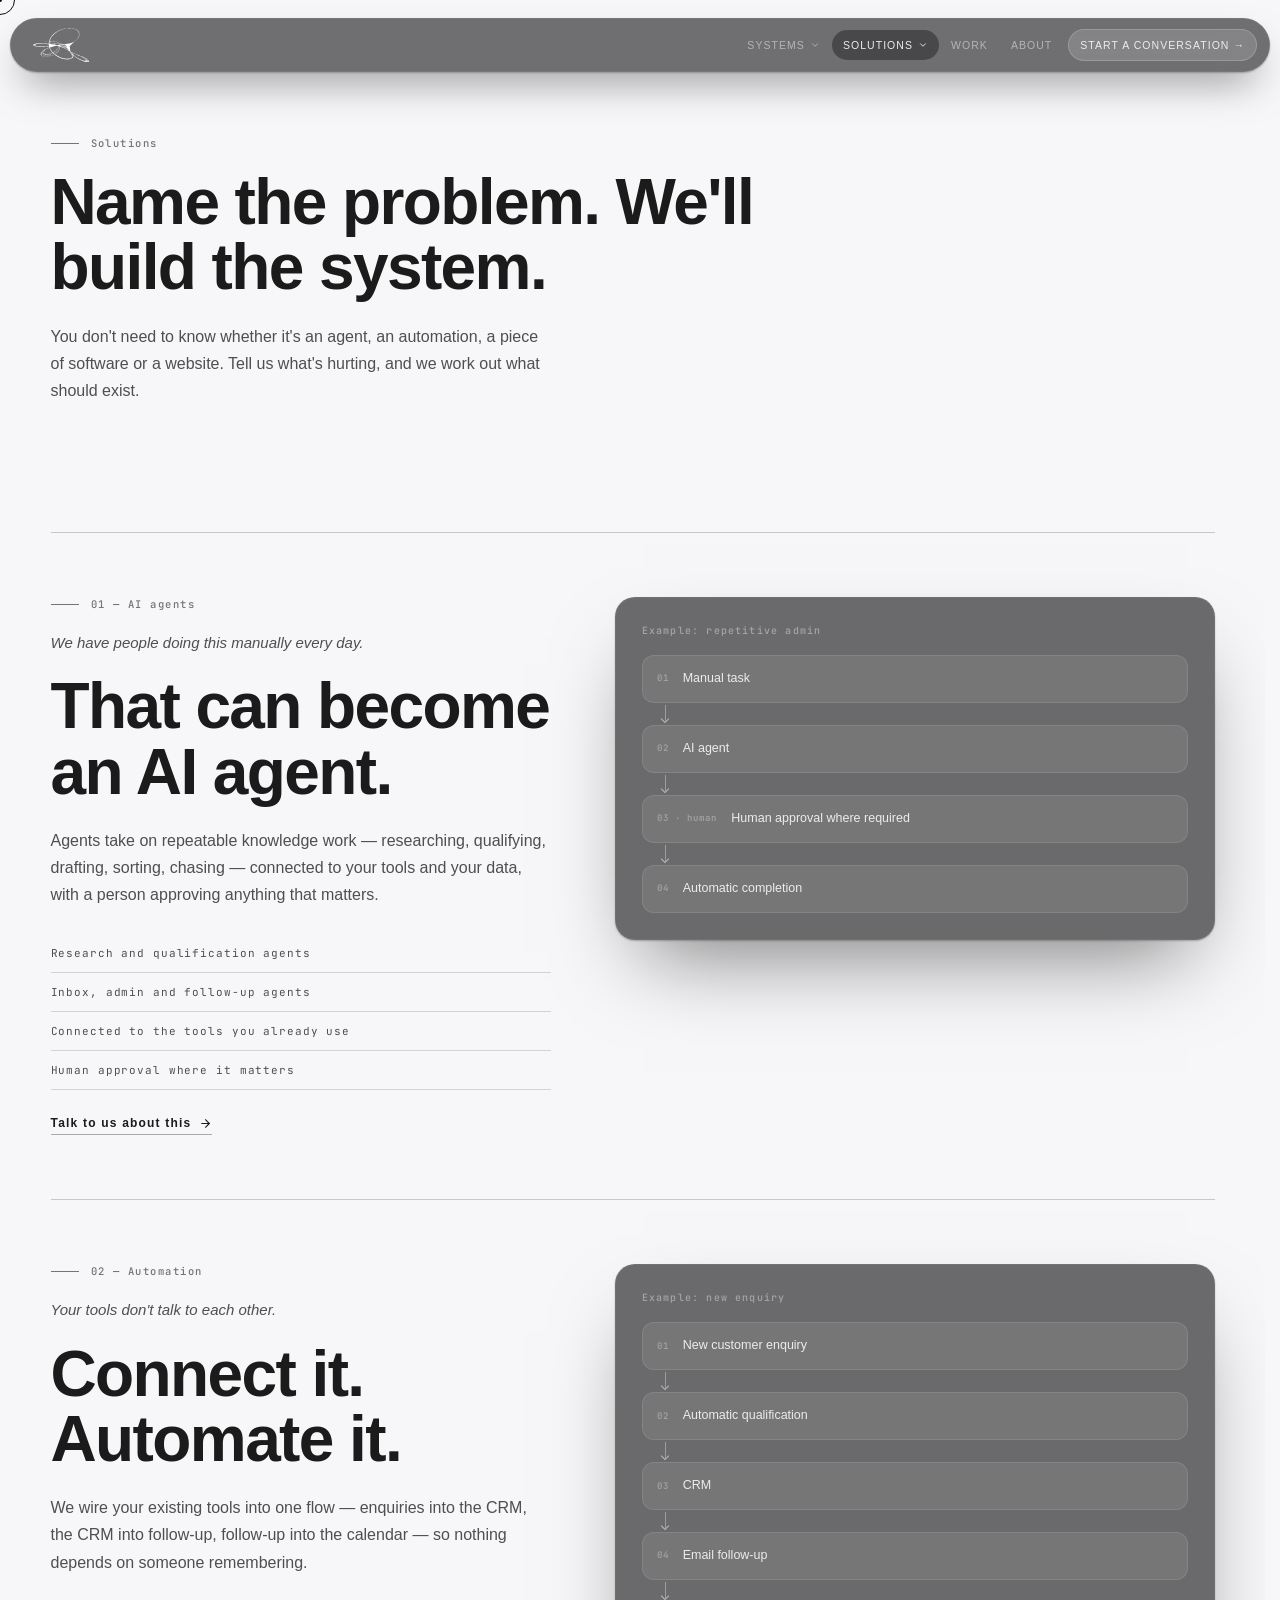
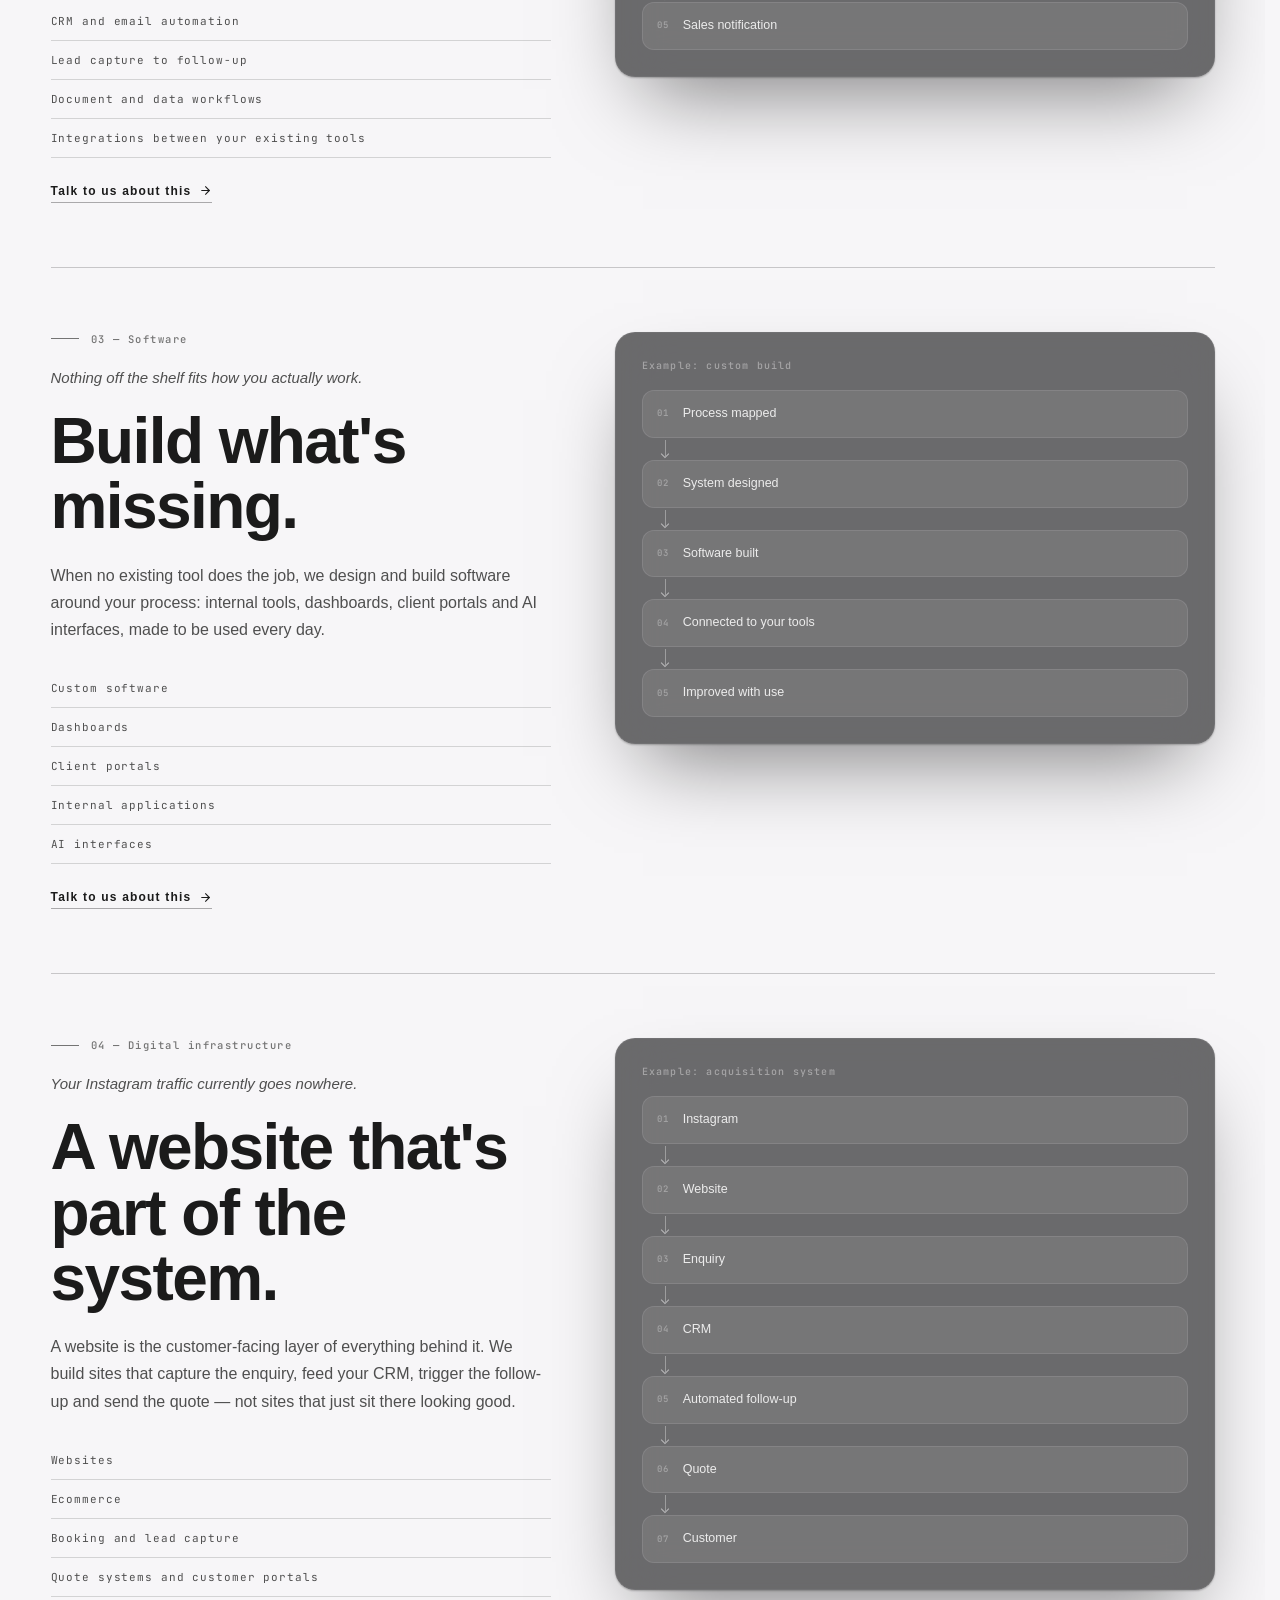
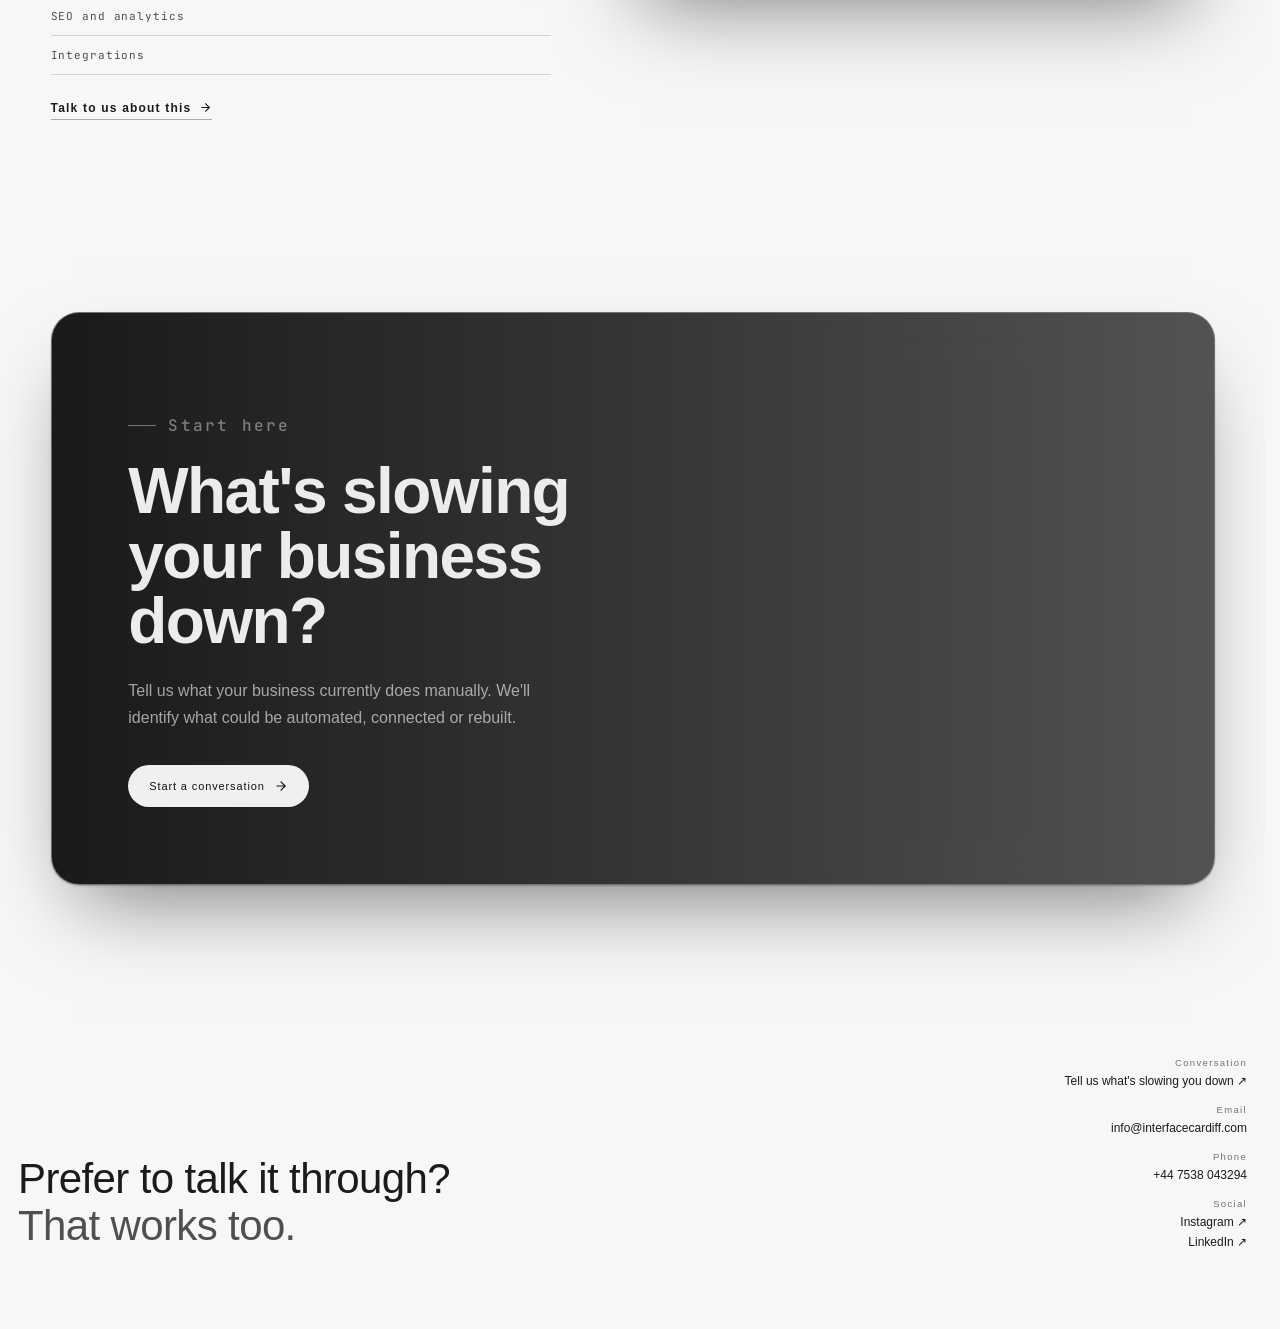
<file: solutions.html>
<!DOCTYPE html>
<html lang="en">
<head>
<meta charset="UTF-8" />
<meta name="viewport" content="width=device-width, initial-scale=1.0" />
<title>Solutions — AI Agents, Automation, Software &amp; Digital Infrastructure | Interface</title>
<meta name="description" content="AI agents, workflow automation, custom software and digital infrastructure from Interface, Cardiff. Name the problem and we build the system that fixes it." />
<meta name="keywords" content="AI agents, workflow automation, custom software, digital infrastructure, business automation Cardiff" />
<meta name="author" content="Interface" />
<meta name="robots" content="index, follow" />
<link rel="canonical" href="https://www.interfacecardiff.com/solutions.html" />

<!-- Open Graph -->
<meta property="og:type" content="website" />
<meta property="og:title" content="Solutions — AI Agents, Automation, Software &amp; Digital Infrastructure | Interface" />
<meta property="og:description" content="AI agents, workflow automation, custom software and digital infrastructure from Interface, Cardiff. Name the problem and we build the system that fixes it." />
<meta property="og:locale" content="en_GB" />

<!-- Twitter Card -->
<meta name="twitter:card" content="summary_large_image" />
<meta name="twitter:title" content="Solutions — AI Agents, Automation, Software &amp; Digital Infrastructure | Interface" />
<meta name="twitter:description" content="AI agents, workflow automation, custom software and digital infrastructure from Interface, Cardiff. Name the problem and we build the system that fixes it." />

<!-- Geo tags -->
<meta name="geo.region" content="GB-CRF" />
<meta name="geo.placename" content="Cardiff" />
<meta name="geo.position" content="51.4816;-3.1791" />
<meta name="ICBM" content="51.4816, -3.1791" />

<!-- JSON-LD structured data -->
<script type="application/ld+json">
{
  "@context": "https://schema.org",
  "@type": "ProfessionalService",
  "name": "Interface",
  "alternateName": "Interface — Digital Infrastructure & AI Automation",
  "description": "Cardiff-based digital infrastructure and AI automation company. Interface finds the bottlenecks in how a business runs and builds the systems that fix them: websites, AI agents, automation, software and infrastructure.",
  "url": "https://www.interfacecardiff.com",
  "image": "https://www.interfacecardiff.com/assets/img/logo.svg",
  "telephone": "+447538043294",
  "email": "info@interfacecardiff.com",
  "priceRange": "££",
  "address": {
    "@type": "PostalAddress",
    "addressLocality": "Cardiff",
    "addressRegion": "Wales",
    "addressCountry": "GB"
  },
  "geo": {
    "@type": "GeoCoordinates",
    "latitude": 51.4816,
    "longitude": -3.1791
  },
  "areaServed": [
    { "@type": "City", "name": "Cardiff" },
    { "@type": "AdministrativeArea", "name": "Wales" },
    { "@type": "Country", "name": "United Kingdom" }
  ],
  "knowsAbout": [
    "Web Design",
    "Web Development",
    "Ecommerce",
    "Shopify",
    "Digital Systems",
    "Automation",
    "Brand Identity",
    "Artificial Intelligence"
  ],
  "sameAs": [
    "https://www.instagram.com/interface_dev/",
    "https://www.linkedin.com/in/dylan-driscoll"
  ]
}
</script>


<link rel="preconnect" href="https://fonts.googleapis.com" />
<link rel="preconnect" href="https://fonts.gstatic.com" crossorigin />
<link href="https://fonts.googleapis.com/css2?family=JetBrains+Mono:wght@400;500;600&display=swap" rel="stylesheet" />

<link rel="stylesheet" href="style.css?v=bb94174" />
</head>
<body class="loading page-solutions">

<div class="wake" id="wake">
  <div class="wake-mark"><img src="assets/img/logo.svg" alt="Interface"></div>
  <div class="wake-pct" id="wakePct">0%</div>
</div>

<div class="cursor" id="cursor"></div>
<div class="cursor-dot" id="cursorDot"></div>

<header class="site-head">
  <div class="name">
    <a href="index.html" class="logo-link" aria-label="Interface — home">
      <img src="assets/img/logo.svg" alt="Interface" class="site-logo" />
    </a>
  </div>
  <nav>
    <div class="nav-item">
      <button type="button" class="nav-trigger" aria-expanded="false" aria-haspopup="true">Systems<svg viewBox="0 0 24 24" fill="none" stroke="currentColor" stroke-width="2.2" stroke-linecap="round" stroke-linejoin="round"><polyline points="6 9 12 15 18 9"></polyline></svg></button>
      <div class="nav-menu">
        <a href="software.html"><b>Interface OS</b><span>Your business, operated through one interface.</span></a>
        <a href="archive.html"><b>Interface Archive</b><span>Your business memory.</span></a>
        <a href="reach.html"><b>Interface Reach</b><span>Turn prospecting into a system.</span></a>
      </div>
    </div>
    <div class="nav-item">
      <button type="button" class="nav-trigger active" aria-expanded="false" aria-haspopup="true">Solutions<svg viewBox="0 0 24 24" fill="none" stroke="currentColor" stroke-width="2.2" stroke-linecap="round" stroke-linejoin="round"><polyline points="6 9 12 15 18 9"></polyline></svg></button>
      <div class="nav-menu">
        <a href="solutions.html#agents"><b>AI Agents</b><span>Turn repeated work into an agent.</span></a>
        <a href="solutions.html#automation"><b>Automation</b><span>Connect the tools you already use.</span></a>
        <a href="solutions.html#software"><b>Software</b><span>Built around how you actually work.</span></a>
        <a href="solutions.html#infrastructure"><b>Digital Infrastructure</b><span>Websites as the front of the system.</span></a>
      </div>
    </div>
    <a id="nav-work" href="work.html">Work</a>
    <a id="nav-about" href="about.html">About</a>
    <a id="nav-quote" href="contact.html" class="nav-quote">Start a conversation&nbsp;&rarr;</a>
  </nav>
</header>

<main class="page-content sx-page">
  <section class="sx" style="padding-top:8px">
    <p class="sx-eyebrow">Solutions</p>
    <h1 class="sx-title wide">Name the problem. We'll build the system.</h1>
    <p class="sx-lede">You don't need to know whether it's an agent, an automation, a piece of software or a website. Tell us what's hurting, and we work out what should exist.</p>
  </section>
  <section class="sx" style="padding-top:0">
    <article class="sol" id="agents">
      <div>
        <p class="sx-eyebrow">01 — AI agents</p>
        <p class="sys-problem">We have people doing this manually every day.</p>
        <h2 class="sx-title">That can become an AI agent.</h2>
        <p class="sx-lede">Agents take on repeatable knowledge work — researching, qualifying, drafting, sorting, chasing — connected to your tools and your data, with a person approving anything that matters.</p>
        <ul><li class="b">Research and qualification agents</li><li class="b">Inbox, admin and follow-up agents</li><li class="b">Connected to the tools you already use</li><li class="b">Human approval where it matters</li></ul>
        <a href="contact.html?intent=workflow" class="sx-link">Talk to us about this<svg viewBox="0 0 24 24" fill="none" stroke="currentColor" stroke-width="2" stroke-linecap="round" stroke-linejoin="round"><line x1="5" y1="12" x2="19" y2="12"></line><polyline points="12 5 19 12 12 19"></polyline></svg></a>
      </div>
      <div class="sol-flow glass"><h4>Example: repetitive admin</h4><ol class="flow "><li><small>01</small>Manual task</li><li><small>02</small>AI agent</li><li class="is-human"><small>03</small>Human approval where required</li><li><small>04</small>Automatic completion</li></ol></div>
    </article>
    <article class="sol" id="automation">
      <div>
        <p class="sx-eyebrow">02 — Automation</p>
        <p class="sys-problem">Your tools don't talk to each other.</p>
        <h2 class="sx-title">Connect it. Automate it.</h2>
        <p class="sx-lede">We wire your existing tools into one flow — enquiries into the CRM, the CRM into follow-up, follow-up into the calendar — so nothing depends on someone remembering.</p>
        <ul><li class="b">CRM and email automation</li><li class="b">Lead capture to follow-up</li><li class="b">Document and data workflows</li><li class="b">Integrations between your existing tools</li></ul>
        <a href="contact.html?intent=workflow" class="sx-link">Talk to us about this<svg viewBox="0 0 24 24" fill="none" stroke="currentColor" stroke-width="2" stroke-linecap="round" stroke-linejoin="round"><line x1="5" y1="12" x2="19" y2="12"></line><polyline points="12 5 19 12 12 19"></polyline></svg></a>
      </div>
      <div class="sol-flow glass"><h4>Example: new enquiry</h4><ol class="flow "><li><small>01</small>New customer enquiry</li><li><small>02</small>Automatic qualification</li><li><small>03</small>CRM</li><li><small>04</small>Email follow-up</li><li><small>05</small>Sales notification</li></ol></div>
    </article>
    <article class="sol" id="software">
      <div>
        <p class="sx-eyebrow">03 — Software</p>
        <p class="sys-problem">Nothing off the shelf fits how you actually work.</p>
        <h2 class="sx-title">Build what's missing.</h2>
        <p class="sx-lede">When no existing tool does the job, we design and build software around your process: internal tools, dashboards, client portals and AI interfaces, made to be used every day.</p>
        <ul><li class="b">Custom software</li><li class="b">Dashboards</li><li class="b">Client portals</li><li class="b">Internal applications</li><li class="b">AI interfaces</li></ul>
        <a href="contact.html?intent=workflow" class="sx-link">Talk to us about this<svg viewBox="0 0 24 24" fill="none" stroke="currentColor" stroke-width="2" stroke-linecap="round" stroke-linejoin="round"><line x1="5" y1="12" x2="19" y2="12"></line><polyline points="12 5 19 12 12 19"></polyline></svg></a>
      </div>
      <div class="sol-flow glass"><h4>Example: custom build</h4><ol class="flow "><li><small>01</small>Process mapped</li><li><small>02</small>System designed</li><li><small>03</small>Software built</li><li><small>04</small>Connected to your tools</li><li><small>05</small>Improved with use</li></ol></div>
    </article>
    <article class="sol" id="infrastructure">
      <div>
        <p class="sx-eyebrow">04 — Digital infrastructure</p>
        <p class="sys-problem">Your Instagram traffic currently goes nowhere.</p>
        <h2 class="sx-title">A website that's part of the system.</h2>
        <p class="sx-lede">A website is the customer-facing layer of everything behind it. We build sites that capture the enquiry, feed your CRM, trigger the follow-up and send the quote — not sites that just sit there looking good.</p>
        <ul><li class="b">Websites</li><li class="b">Ecommerce</li><li class="b">Booking and lead capture</li><li class="b">Quote systems and customer portals</li><li class="b">SEO and analytics</li><li class="b">Integrations</li></ul>
        <a href="contact.html?intent=workflow" class="sx-link">Talk to us about this<svg viewBox="0 0 24 24" fill="none" stroke="currentColor" stroke-width="2" stroke-linecap="round" stroke-linejoin="round"><line x1="5" y1="12" x2="19" y2="12"></line><polyline points="12 5 19 12 12 19"></polyline></svg></a>
      </div>
      <div class="sol-flow glass"><h4>Example: acquisition system</h4><ol class="flow "><li><small>01</small>Instagram</li><li><small>02</small>Website</li><li><small>03</small>Enquiry</li><li><small>04</small>CRM</li><li><small>05</small>Automated follow-up</li><li><small>06</small>Quote</li><li><small>07</small>Customer</li></ol></div>
    </article>
  </section>

  <section class="sx"><div class="sx-cta glass"><video class="sx-cta-video" autoplay muted loop playsinline preload="metadata" aria-hidden="true" tabindex="-1"><source src="assets/video/app-ui.mp4" type="video/mp4" /></video>
    <p class="sx-eyebrow" style="color:rgba(236,236,236,.45)">Start here</p>
    <h2 class="sx-title">What's slowing your business down?</h2>
    <p>Tell us what your business currently does manually. We'll identify what could be automated, connected or rebuilt.</p>
    <a href="contact.html" class="hero-cta-btn primary caps">Start a conversation<svg viewBox="0 0 24 24" fill="none" stroke="currentColor" stroke-width="2" stroke-linecap="round" stroke-linejoin="round"><line x1="5" y1="12" x2="19" y2="12"></line><polyline points="12 5 19 12 12 19"></polyline></svg></a>
  </div></section>

  <section class="contact">
    <h2>Prefer to talk it through?<br><em>That works too.</em></h2>
    <div class="links">
      <span class="label">Conversation</span><a href="contact.html">Tell us what's slowing you down ↗︎</a>
      <span class="label">Email</span><a href="mailto:info@interfacecardiff.com">info@interfacecardiff.com</a>
      <span class="label">Phone</span><a href="tel:+447538043294">+44 7538 043294</a>
      <span class="label">Social</span><a href="https://www.instagram.com/interface_dev/" target="_blank" rel="noopener">Instagram ↗︎</a><a href="https://www.linkedin.com/in/dylan-driscoll" target="_blank" rel="noopener">LinkedIn ↗︎</a>
    </div>
  </section>
</main>

<script src="script.js?v=bb94174"></script>
<script src="assets/systems.js?v=bb94174"></script>
</body>
</html>
</file>
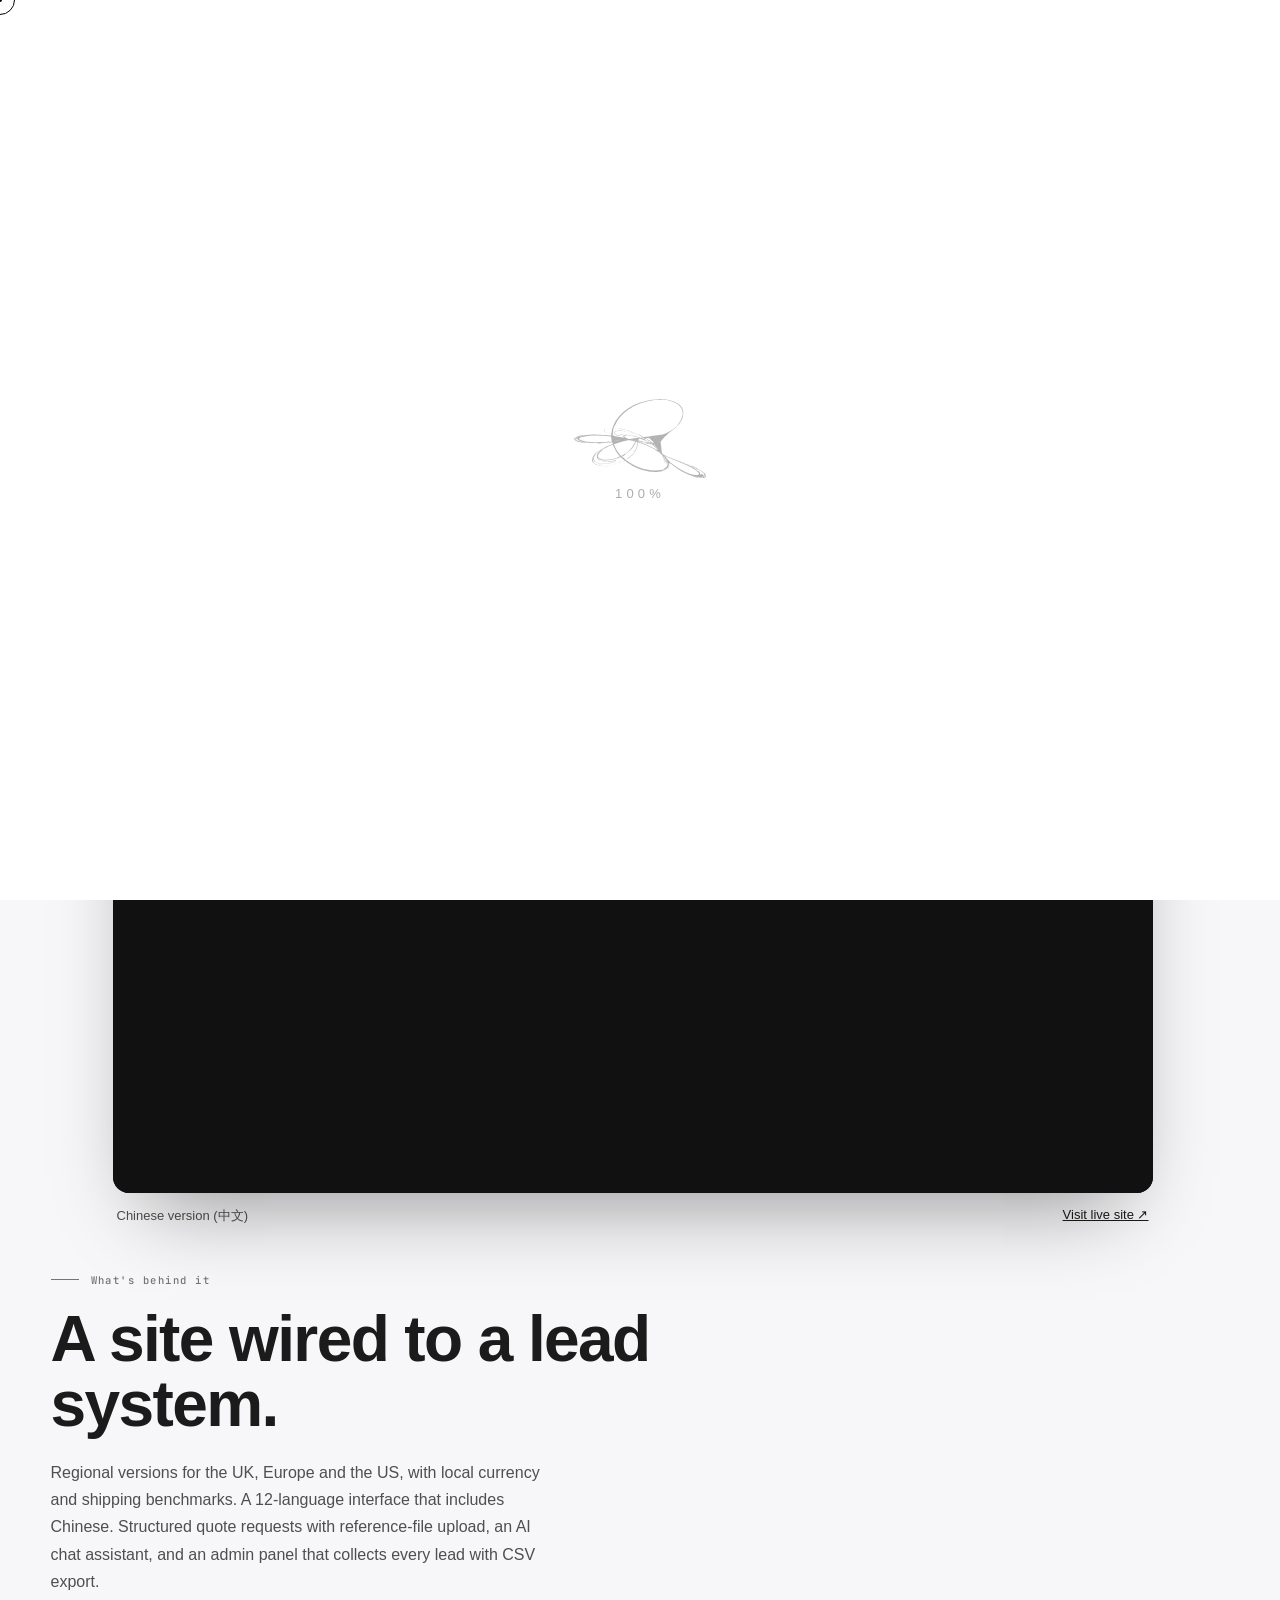
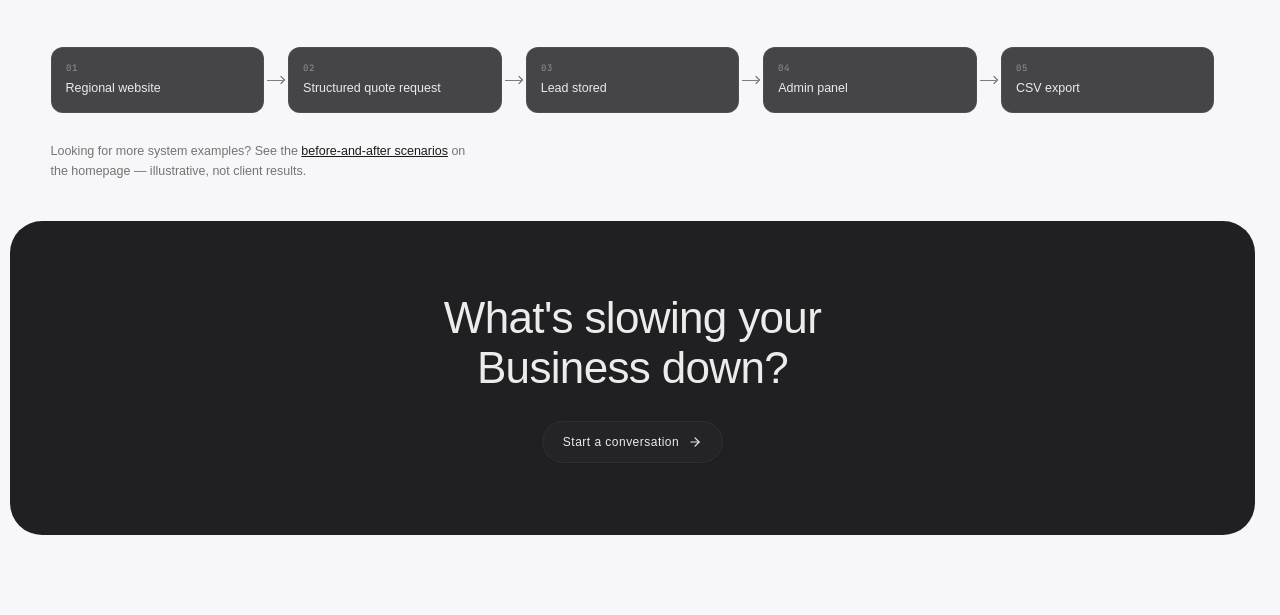
<file: work.html>
<!DOCTYPE html>
<html lang="en">
<head>
<meta charset="UTF-8" />
<meta name="viewport" content="width=device-width, initial-scale=1.0" />
<title>Work — Interface | Business Systems We've Built</title>
<meta name="description" content="Real work from Interface: the digital system behind Topwell, a clothing manufacturer — regional sites, structured quotes, AI chat and an admin panel." />
<meta name="keywords" content="Topwell case study, manufacturer website, business systems, digital infrastructure Cardiff" />
<meta name="author" content="Interface" />
<meta name="robots" content="index, follow" />
<link rel="canonical" href="https://www.interfacecardiff.com/work.html" />

<!-- Open Graph -->
<meta property="og:type" content="website" />
<meta property="og:title" content="Work — Interface | Business Systems We&#x27;ve Built" />
<meta property="og:description" content="Real work from Interface: the digital system behind Topwell, a clothing manufacturer — regional sites, structured quotes, AI chat and an admin panel." />
<meta property="og:locale" content="en_GB" />

<!-- Twitter Card -->
<meta name="twitter:card" content="summary_large_image" />
<meta name="twitter:title" content="Work — Interface | Business Systems We&#x27;ve Built" />
<meta name="twitter:description" content="Real work from Interface: the digital system behind Topwell, a clothing manufacturer — regional sites, structured quotes, AI chat and an admin panel." />

<!-- Geo tags -->
<meta name="geo.region" content="GB-CRF" />
<meta name="geo.placename" content="Cardiff" />
<meta name="geo.position" content="51.4816;-3.1791" />
<meta name="ICBM" content="51.4816, -3.1791" />

<!-- JSON-LD structured data -->
<link rel="preconnect" href="https://fonts.googleapis.com" />
<link rel="preconnect" href="https://fonts.gstatic.com" crossorigin />
<link href="https://fonts.googleapis.com/css2?family=JetBrains+Mono:wght@400;500;600&display=swap" rel="stylesheet" />

<link rel="stylesheet" href="style.css?v=bb94174" />
</head>
<body class="loading page-work">

<div class="wake" id="wake">
  <div class="wake-mark"><img src="assets/img/logo.svg" alt="Interface"></div>
  <div class="wake-pct" id="wakePct">0%</div>
</div>

<div class="cursor" id="cursor"></div>
<div class="cursor-dot" id="cursorDot"></div>

<header class="site-head">
  <div class="name">
    <a href="index.html" class="logo-link" aria-label="Interface — home">
      <img src="assets/img/logo.svg" alt="Interface" class="site-logo" />
    </a>
  </div>
  <nav>
    <div class="nav-item">
      <button type="button" class="nav-trigger" aria-expanded="false" aria-haspopup="true">Systems<svg viewBox="0 0 24 24" fill="none" stroke="currentColor" stroke-width="2.2" stroke-linecap="round" stroke-linejoin="round"><polyline points="6 9 12 15 18 9"></polyline></svg></button>
      <div class="nav-menu">
        <a href="software.html"><b>Interface OS</b><span>Your business, operated through one interface.</span></a>
        <a href="archive.html"><b>Interface Archive</b><span>Your business memory.</span></a>
        <a href="reach.html"><b>Interface Reach</b><span>Turn prospecting into a system.</span></a>
      </div>
    </div>
    <div class="nav-item">
      <button type="button" class="nav-trigger" aria-expanded="false" aria-haspopup="true">Solutions<svg viewBox="0 0 24 24" fill="none" stroke="currentColor" stroke-width="2.2" stroke-linecap="round" stroke-linejoin="round"><polyline points="6 9 12 15 18 9"></polyline></svg></button>
      <div class="nav-menu">
        <a href="solutions.html#agents"><b>AI Agents</b><span>Turn repeated work into an agent.</span></a>
        <a href="solutions.html#automation"><b>Automation</b><span>Connect the tools you already use.</span></a>
        <a href="solutions.html#software"><b>Software</b><span>Built around how you actually work.</span></a>
        <a href="solutions.html#infrastructure"><b>Digital Infrastructure</b><span>Websites as the front of the system.</span></a>
      </div>
    </div>
    <a id="nav-work" href="work.html" class="active">Work</a>
    <a id="nav-about" href="about.html">About</a>
    <a id="nav-quote" href="contact.html" class="nav-quote">Start a conversation&nbsp;&rarr;</a>
  </nav>
</header>

<main class="page-content studio-home">

  <section class="about-hero">
    <p class="studio-eyebrow">Work</p>
    <h1>Topwell.</h1>
    <p class="about-hero-sub">A clothing manufacturer in Guangdong selling to brands in the UK, Europe and the US. Buyers abroad judge them on how credible and easy to work with they look, so we built the system behind that first impression, not just a website. Below is the live site, Chinese version.</p>
  </section>

  <section class="cs-shots">
    <figure class="cs-shot">
      <div class="cs-bar"><span></span><span></span><span></span><em>topwelldenim.com/us/?lang=zh</em></div>
      <div class="cs-live cs-iframe"><iframe src="https://topwelldenim.com/us/?lang=zh" title="Topwell website (topwelldenim.com/us/?lang=zh)" loading="lazy" allow="autoplay"></iframe></div>
      <figcaption>Chinese version (中文) <a href="https://topwelldenim.com/us/?lang=zh" target="_blank" rel="noopener">Visit live site ↗︎</a></figcaption>
    </figure>
  </section>

  <section class="sx" style="padding-top:8px">
    <div class="sx-head"><p class="sx-eyebrow">What's behind it</p><h2 class="sx-title wide">A site wired to a lead system.</h2>
    <p class="sx-lede">Regional versions for the UK, Europe and the US, with local currency and shipping benchmarks. A 12-language interface that includes Chinese. Structured quote requests with reference-file upload, an AI chat assistant, and an admin panel that collects every lead with CSV export.</p></div>
    <ol class="flow "><li><small>01</small>Regional website</li><li><small>02</small>Structured quote request</li><li><small>03</small>Lead stored</li><li><small>04</small>Admin panel</li><li><small>05</small>CSV export</li></ol>
    <p class="ba-note" style="margin-top:28px">Looking for more system examples? See the <a href="index.html#manual-to-system" style="color:var(--ink)">before-and-after scenarios</a> on the homepage — illustrative, not client results.</p>
  </section>

  <section class="final-cta">
    <h2>What's slowing your<br>Business down?</h2>
    <div class="hero-cta final-cta-buttons">
      <a href="contact.html" class="hero-cta-btn primary">Start a conversation
        <svg viewBox="0 0 24 24" fill="none" stroke="currentColor" stroke-width="2" stroke-linecap="round" stroke-linejoin="round"><line x1="5" y1="12" x2="19" y2="12"></line><polyline points="12 5 19 12 12 19"></polyline></svg>
      </a>
    </div>
  </section>
</main>

<script src="script.js?v=bb94174"></script>
<script src="assets/systems.js?v=bb94174"></script>
</body>
</html>
</file>
<file: style.css>
* { margin: 0; padding: 0; box-sizing: border-box; }

:root {
  /* ---- design tokens, ported 1:1 from the Interface OS app's own UI
     (src/ui/page.ts) so the marketing site and the product read as the
     same system. ---- */
  --panel: #f4f4f4;
  --card: #fbfbfb;
  --card-hi: #ffffff;
  --line: rgba(0,0,0,0.07);
  --line-soft: rgba(0,0,0,0.045);
  --ink: #1b1b1b;
  /* light-on-dark counterpart to --ink — used only by the handful of
     elements that sit directly on the dark page backdrop rather than on
     a white glass widget (hero copy, contact section, the orb). Every
     widget itself (.project-card, the header pill, nav-btn, the primary
     button) stays on the light surfaces above and keeps --ink as-is,
     same as the app: the app's own --ink-2/3/4 are reused unchanged in
     its dark theme too — only the strong foreground flips. */
  --ink-inv: #ececec;
  --ink-2:#4f4f4f;
  --ink-3:#747474;
  --ink-4: #c4c4c4;
  --green: #3fb950;
  --amber: #e8912d;
  --red: #e5484d;
  --r: 14px;
  /* Kept only for the app-window recreation now — every var(--mono)
     reference outside .app-window-* was moved to --font-sans below so the
     rest of the site can carry its own typeface without touching the
     app preview's real (mono) one. */
  --mono: "JetBrains Mono", ui-monospace, "SF Mono", SFMono-Regular, Menlo, "Roboto Mono", monospace;

  /* Apple can't be embedded — SF Pro's webfont files are licensed only for
     use on Apple-platform properties, not arbitrary third-party sites — so
     this is the honest equivalent: -apple-system/BlinkMacSystemFont are the
     browser keywords that resolve to actual San Francisco on macOS/iOS,
     which is literally the same font apple.com itself renders for those
     visitors. Elsewhere it falls back the same way apple.com's own stack
     does. */
  --font-apple: -apple-system, BlinkMacSystemFont, "SF Pro Text", "SF Pro Display", "Helvetica Neue", Helvetica, Arial, sans-serif;
  --font-display: var(--font-apple);
  --font-sans: var(--font-apple);

  /* legacy variable name still referenced by a few inline eyebrow-label
     styles in the HTML. */
  --font-outside: var(--font-apple);
  --font-inside: var(--font-apple);

  --surface-rgb: 252,252,253;
  --panel-border: rgba(255,255,255,0.6);
  --panel-border-hi: rgba(255,255,255,0.75);
  --card-border: rgba(255,255,255,0.6);
  --search-border: rgba(255,255,255,0.75);

  /* Matte dark-grey glass — every button on the site, regardless of what's
     behind it (the dark backdrop or a white widget). Flat and translucent
     rather than glossy: no bright fill, no strong border, no glow. */
  --btn-bg: rgba(40,40,44,0.55);
  --btn-bg-hover: rgba(44,44,48,0.72);
  --btn-border: rgba(255,255,255,0.05);
}

html, body {
  /* Light backdrop, matching the app's own light-mode surface (--panel).
     Glass needs tonal variation behind it to actually show blur/refraction —
     a flat single colour reads as plain opaque paint no matter how much
     backdrop-filter you throw at it — so this carries a soft white-to-grey
     wash plus a faint accent glow rather than one flat tone. */
  background: #f7f6f8; /* flat — matches the laptop hero video's own backdrop exactly (rgb 247,246,248) */
  -webkit-font-smoothing: antialiased;
  -moz-osx-font-smoothing: grayscale;
  min-height: 100vh;
  cursor: none;
}

@media (hover: none) {
  html, body { cursor: auto; }
  .cursor, .cursor-dot { display: none !important; }
}

body {
  font-family: var(--font-sans);
  color: var(--ink);
  padding: 128px 10px 80px;
  min-height: 100vh;
  max-width: 1440px;
  margin: 0 auto;
  display: flex;
  flex-direction: column;
  align-items: center;
  position: relative;
}

main.page-content {
  display: flex;
  flex-direction: column;
  align-items: center;
  gap: 40px;
  width: 100%;
}

/* ===== CURSOR =====
   mix-blend-mode: difference against a white ring/dot self-inverts over
   both the dark backdrop and the white widgets, so one rule works
   everywhere rather than tracking what's underneath. */
.cursor {
  position: fixed; top: 0; left: 0; width: 30px; height: 30px;
  border: 1px solid #fff; border-radius: 50%;
  pointer-events: none; z-index: 9999; transition: width .15s, height .15s;
  mix-blend-mode: difference;
}
.cursor-dot {
  position: fixed; top: 0; left: 0; width: 4px; height: 4px;
  background: #fff; border-radius: 50%; pointer-events: none; z-index: 9999;
  mix-blend-mode: difference;
}
.cursor.hover { width: 46px; height: 46px; }
.cursor.hover ~ .cursor-dot { opacity: 0; }
.cursor.click { width: 24px; height: 24px; }

/* ===== WAKE SCREEN =====
   Identical to the app's own boot screen (.wake / .wake-mark / .wake-pct
   in src/ui/page.ts) — same white field, grayscale mark, tabular-nums
   percentage counter. */
.wake {
  position: fixed; inset: 0; z-index: 60; background: #fff; cursor: pointer;
  display: flex; flex-direction: column; align-items: center; justify-content: center; gap: 8px;
  transition: opacity .5s ease;
}
.wake.hidden { opacity: 0; pointer-events: none; }
.wake-mark img { display: block; width: 132px; height: auto; filter: grayscale(1); opacity: .92; }
.wake-pct {
  font-family: var(--font-sans);
  font-size: 13px; font-weight: 500; letter-spacing: 0.32em; color: #adadad;
  font-variant-numeric: tabular-nums;
}
@media (max-width: 768px) {
  .wake-mark img { width: 96px; }
  .wake-pct { font-size: 11px; }
}

/* ===== HEADER — floating glass rail ===== */
header.site-head {
  position: fixed; top: 18px; left: 10px; right: 10px; z-index: 50;
  max-width: 1440px; margin: 0 auto;
  display: flex; justify-content: space-between; align-items: center;
  padding: 9px 12px 9px 22px;
  /* Dark matte glass, same family as every button — not the light,
     bright-bordered chrome from earlier passes. */
  background: rgba(20,20,22,0.6);
  backdrop-filter: blur(20px) saturate(160%);
  -webkit-backdrop-filter: blur(20px) saturate(160%);
  border: 1px solid var(--btn-border);
  border-radius: 999px;
  box-shadow: 0 1px 2px rgba(0,0,0,0.25), 0 20px 40px -14px rgba(0,0,0,0.5);
  font-family: var(--font-sans); font-size: 11px; letter-spacing: 0.02em;
}
header.site-head .name a { display: flex; align-items: center; color: var(--ink-inv); text-decoration: none; transition: opacity 0.2s; cursor: none; }
header.site-head .name a:hover { opacity: 0.6; }
header.site-head .logo-link { display: flex; align-items: center; cursor: none; }
header.site-head .site-logo {
  height: 34px; width: auto; display: block;
  filter: grayscale(1) brightness(1.6);
  transition: opacity 0.2s ease, transform 0.3s ease;
}
header.site-head .logo-link:hover .site-logo { opacity: 0.75; transform: scale(1.02); }

header.site-head nav { display: flex; align-items: center; gap: 1px; flex-wrap: nowrap; }
header.site-head nav a {
  color: rgba(236,236,236,0.55); text-decoration: none; cursor: none;
  font-size: 10.5px; letter-spacing: 0.1em; font-weight: 500;
  padding: 9px 11px; border-radius: 999px; white-space: nowrap;
  transition: background .15s, color .15s;
}
header.site-head nav a:hover { color: var(--ink-inv); background: rgba(255,255,255,0.06); }
header.site-head nav a.active { color: var(--ink-inv); background: var(--btn-bg); }
header.site-head nav a.nav-quote {
  color: var(--ink-inv); background: rgba(255,255,255,0.14);
  border: 1px solid rgba(255,255,255,0.18); margin-left: 4px;
}
header.site-head nav a.nav-quote:hover { background: rgba(255,255,255,0.22); }

/* dropdown groups (Systems, Solutions) */
header.site-head nav .nav-item { position: relative; }
header.site-head nav .nav-trigger {
  display: inline-flex; align-items: center; gap: 5px;
  background: none; border: 0; font-family: inherit; cursor: none;
  color: rgba(236,236,236,0.55);
  font-size: 10.5px; letter-spacing: 0.1em; font-weight: 500;
  padding: 9px 11px; border-radius: 999px; white-space: nowrap;
  transition: background .15s, color .15s;
}
header.site-head nav .nav-trigger svg { width: 10px; height: 10px; transition: transform .2s ease; }
header.site-head nav .nav-trigger:hover,
header.site-head nav .nav-item.open .nav-trigger { color: var(--ink-inv); background: rgba(255,255,255,0.06); }
header.site-head nav .nav-trigger.active { color: var(--ink-inv); background: var(--btn-bg); }
header.site-head nav .nav-item.open .nav-trigger svg { transform: rotate(180deg); }
header.site-head nav .nav-menu {
  position: absolute; top: calc(100% + 12px); left: 50%;
  min-width: 300px; padding: 8px; display: flex; flex-direction: column; gap: 2px;
  background: rgba(20,20,22,0.86);
  backdrop-filter: blur(22px) saturate(160%); -webkit-backdrop-filter: blur(22px) saturate(160%);
  border: 1px solid var(--btn-border); border-radius: 18px;
  box-shadow: 0 1px 2px rgba(0,0,0,0.25), 0 24px 48px -16px rgba(0,0,0,0.55);
  opacity: 0; visibility: hidden; transform: translate(-50%, 6px);
  transition: opacity .18s ease, transform .18s ease, visibility .18s;
}
header.site-head nav .nav-menu::before { content: ""; position: absolute; left: 0; right: 0; top: -14px; height: 14px; }
header.site-head nav .nav-item.open .nav-menu { opacity: 1; visibility: visible; transform: translate(-50%, 0); }
@media (hover: hover) and (min-width: 901px) {
  header.site-head nav .nav-item:hover .nav-menu { opacity: 1; visibility: visible; transform: translate(-50%, 0); }
  header.site-head nav .nav-item:hover .nav-trigger { color: var(--ink-inv); background: rgba(255,255,255,0.06); }
}
header.site-head nav .nav-menu a {
  display: block; padding: 11px 14px; border-radius: 12px; white-space: normal; letter-spacing: 0;
  color: rgba(236,236,236,0.7);
}
header.site-head nav .nav-menu a b { display: block; font-size: 12px; font-weight: 500; letter-spacing: 0.02em; color: var(--ink-inv); }
header.site-head nav .nav-menu a span { display: block; margin-top: 2px; font-size: 11px; font-weight: 400; color: rgba(236,236,236,0.5); }

/* wraps to a two-row stacked header before the nav (Systems, Solutions,
   Work, About + the Start a conversation pill) would overflow a single-
   row pill — overflow there reads as "missing" nav items. */
@media (max-width: 900px) {
  header.site-head nav .nav-item { position: static; }
  header.site-head nav .nav-menu { top: calc(100% + 8px); left: 0; right: 0; min-width: 0; transform: translateY(6px); }
  header.site-head nav .nav-item.open .nav-menu { transform: translateY(0); }
  header.site-head nav .nav-trigger { padding: 7px 10px; font-size: 9.5px; }
}
@media (max-width: 900px) {
  header.site-head { border-radius: 22px; padding: 8px; flex-direction: column; gap: 8px; }
  header.site-head .name { align-self: flex-start; padding: 4px 8px; }
  header.site-head .site-logo { height: 26px; }
  header.site-head nav { flex-wrap: wrap; justify-content: center; gap: 2px; }
  header.site-head nav a { padding: 7px 10px; font-size: 9.5px; }
  body { padding-top: 148px; }
}

/* ===== HERO / INTRO ===== */
.intro {
  width: 100%; max-width: 100%; padding: 0 8px 8px;
}
.intro.has-orb {
  display: flex; align-items: center; justify-content: space-between; gap: 48px;
}
.intro-copy { flex: 1; min-width: 0; }
.intro h1 {
  font-family: var(--font-display);
  font-size: clamp(34px, 5.2vw, 68px);
  font-weight: 500; letter-spacing: -0.015em; line-height: 1.08;
  color: var(--ink);
}
.intro h1 em {
  font-style: normal; font-weight: 400; color: var(--ink-2);
}
.intro p {
  margin-top: 16px; max-width: 46ch;
  font-family: var(--font-sans);
  font-size: 14px; line-height: 1.7; color: var(--ink-2);
}
.orb-wrap {
  flex-shrink: 0; width: 260px; height: 260px;
  display: flex; align-items: center; justify-content: center;
}
.orb-canvas { width: 100%; height: 100%; display: block; }
/* software page hero — the app-window mockup is the whole show, large and
   centred, with the pricing system directly below it rather than split
   beside a signup form. */
.intro-showcase {
  display: flex; flex-direction: column; align-items: center; text-align: center;
  gap: 32px;
}
.intro-showcase-copy h1 {
  font-family: var(--font-display); font-weight: 500;
  font-size: clamp(26px, 3.4vw, 36px); letter-spacing: -0.015em; line-height: 1.1;
  color: var(--ink); margin-bottom: 8px;
}
.intro-showcase-copy p { font-family: var(--font-sans); font-size: 14px; color: var(--ink-2); }
.intro-showcase .app-preview { width: 100%; max-width: 960px; }
@media (max-width: 900px) {
  .orb-wrap { width: 180px; height: 180px; }
}

/* ===== DESIGN PAGE — giant orb scroll stage ===== */
.design-stage {
  /* bleeds to the actual viewport edge — without this the stage is only
     as wide as the page's centred max-width column, so the zoom's blur
     gets hard-clipped well inside the screen on wide viewports instead
     of fading out at the true edge. align-self: flex-start is required
     here — main.page-content has align-items:center, and flexbox centers
     a child's full margin box (including negative margins) on the cross
     axis, which stacks with this margin trick and lands the whole stage
     shifted left by half its intended offset instead of flush with the
     viewport edge. flex-start opts this one item out of that centering
     so the margin does only what it says. */
  /* pulled up by body's own top padding so the pinned stage starts flush
     with the true viewport top from the very first frame — without this,
     .design-stage-pin's un-stuck resting position sits 128px down (body's
     padding-top), so the orb reads as sitting 128px below center until
     the user scrolls far enough for position:sticky to actually engage. */
  position: relative; width: 100vw; height: 220vh;
  margin-left: calc(-50vw + 50%);
  margin-top: -128px;
  align-self: flex-start;
}
.design-stage-pin {
  position: sticky; top: 0; height: 100vh; width: 100%;
  overflow: hidden; z-index: 1;
}
@media (max-width: 900px) {
  .design-stage { margin-top: -148px; }
}
/* fills the pinned stage edge-to-edge — a fixed square box here reads as
   a distinct "plate" with its own visible boundary once the zoom's blur
   hits it, instead of the sphere just sitting directly on the page. The
   canvas itself still draws a circle (R = min(w,h) in orb.js), so this
   only removes the extra square backdrop around it — cropping now only
   ever happens at the real screen edge. */
.design-orb-wrap {
  position: absolute; inset: 0; width: 100%; height: 100%;
  display: flex; align-items: center; justify-content: center;
  will-change: transform, opacity, filter;
  transform-origin: center center;
}
.design-orb-wrap canvas {
  width: min(56vh, 56vw, 520px); height: min(56vh, 56vw, 520px);
  display: block;
}
/* the quote form overlays the same pinned frame as the orb and crossfades
   in as it finishes zooming out, so it visibly emerges from that last
   frame rather than arriving via a separate scroll below. */
.design-form-emerge {
  position: absolute; inset: 0; z-index: 2;
  display: flex; align-items: center; justify-content: center;
  overflow-y: auto; padding: 96px 16px 32px;
  will-change: transform, opacity;
}
.design-form-inner {
  width: 100%; max-width: 760px;
  display: flex; flex-direction: column; align-items: center; gap: 32px;
}
/* dark matte glass over the moving backdrop — the exact same material as
   the header pill and the app-window mockup's own frame (rgba(20,20,22,.6),
   blur+saturate, hairline border), rather than the site's usual light
   near-opaque card. Every text/field colour below is flipped to the
   light (--ink-inv) family to match. */
.design-form-emerge .project-card {
  width: 100%; position: relative;
  background: rgba(20,20,22,0.62);
  backdrop-filter: blur(26px) saturate(160%);
  -webkit-backdrop-filter: blur(26px) saturate(160%);
  border: 1px solid var(--btn-border);
  box-shadow: 0 1px 2px rgba(0,0,0,0.25), 0 40px 80px -28px rgba(0,0,0,0.55);
  color: var(--ink-inv);
}
/* macOS traffic-light window controls, purely decorative — same recipe
   as the software page's app-window mockup titlebar. */
.design-form-emerge .window-dots { display: flex; gap: 7px; margin-bottom: 22px; }
.design-form-emerge .window-dots span { width: 11px; height: 11px; border-radius: 50%; display: block; }
.design-form-emerge .window-dots span:nth-child(1) { background: #ff5f57; }
.design-form-emerge .window-dots span:nth-child(2) { background: #febc2e; }
.design-form-emerge .window-dots span:nth-child(3) { background: #28c840; }

.design-form-emerge .card-head { border-bottom-color: rgba(255,255,255,0.1); }
.design-form-emerge .card-head .proj-title .name { color: var(--ink-inv); }
.design-form-emerge .card-head .proj-title .client { color: rgba(236,236,236,0.45); }
.design-form-emerge .card-head .meta .label { color: rgba(236,236,236,0.4); }
.design-form-emerge .card-head .meta .value { color: rgba(236,236,236,0.75); }
.design-form-emerge .form-label { color: rgba(236,236,236,0.55); }
.design-form-emerge .form-input,
.design-form-emerge .form-select,
.design-form-emerge .form-textarea {
  background: rgba(255,255,255,0.06); border: 1px solid rgba(255,255,255,0.12);
  color: var(--ink-inv);
}
.design-form-emerge .form-input::placeholder,
.design-form-emerge .form-textarea::placeholder { color: rgba(236,236,236,0.32); }
.design-form-emerge .form-input:focus,
.design-form-emerge .form-textarea:focus,
.design-form-emerge .form-select:focus {
  border-color: rgba(255,255,255,0.32); box-shadow: 0 0 0 3px rgba(255,255,255,0.06);
}
.design-form-emerge .form-select option { color: #1b1b1b; }
.design-form-emerge .form-disclaimer { color: rgba(236,236,236,0.4); }
.design-form-emerge .form-submit {
  background: rgba(255,255,255,0.14); color: var(--ink-inv); border: 1px solid rgba(255,255,255,0.22);
}
.design-form-emerge .form-submit:hover { background: rgba(255,255,255,0.22); }
.design-form-emerge .form-success h3 { color: var(--ink-inv); }
.design-form-emerge .form-success p { color: rgba(236,236,236,0.6); }
@media (max-width: 900px) {
  .design-stage { height: 180vh; }
  .design-form-emerge { padding: 120px 8px 32px; align-items: flex-start; }
}

.hero-cta { margin-top: 28px; display: flex; gap: 12px; flex-wrap: wrap; }
@media (max-width: 900px) { .hero-cta { justify-content: center; } }
.hero-cta-btn {
  display: inline-flex; align-items: center; gap: 9px;
  font-family: var(--font-sans); font-size: 12px; font-weight: 500; letter-spacing: 0.04em;
  padding: 13px 20px; border-radius: 999px; text-decoration: none; cursor: none;
  transition: transform 0.15s, box-shadow 0.15s, opacity 0.15s;
}
.hero-cta-btn svg { width: 14px; height: 14px; transition: transform 0.2s ease; }
.hero-cta-btn.primary, .hero-cta-btn.secondary {
  background: var(--btn-bg);
  backdrop-filter: blur(14px) saturate(140%);
  -webkit-backdrop-filter: blur(14px) saturate(140%);
  border: 1px solid var(--btn-border);
  color: var(--ink-inv);
  box-shadow: 0 1px 2px rgba(0,0,0,0.12);
}
.hero-cta-btn.primary:hover, .hero-cta-btn.secondary:hover { background: var(--btn-bg-hover); }
.hero-cta-btn.primary:hover svg { transform: translateX(3px); }
.hero-cta-btn.secondary { color: rgba(236,236,236,0.72); }
.hero-cta-btn.secondary:hover { color: var(--ink-inv); }
.hero-cta-btn.secondary:hover svg { transform: translateY(2px); }
@media (max-width: 480px) {
  .hero-cta { flex-direction: column; align-items: stretch; }
  .hero-cta-btn { justify-content: center; }
}

/* ===== GLASS PANEL (project-card) =====
   Dark matte glass — the same material as the header/app-window/pricing
   cards — rather than the site's old light translucent card, so every
   standalone widget reads as one consistent material. */
.project-card {
  width: 100%; max-width: 100%;
  background: rgba(20,20,22,0.62);
  backdrop-filter: blur(26px) saturate(160%);
  -webkit-backdrop-filter: blur(26px) saturate(160%);
  border: 1px solid var(--btn-border);
  border-radius: 26px; padding: 40px;
  box-shadow: 0 1px 2px rgba(0,0,0,0.25), 0 40px 80px -28px rgba(0,0,0,0.5);
  font-family: var(--font-sans); font-weight: 400;
  color: var(--ink-inv);
  position: relative;
}
@media (max-width: 820px) {
  .project-card { padding: 24px; border-radius: 22px; }
}

/* quote-page card header */
.card-head { display: flex; flex-wrap: wrap; align-items: center; justify-content: space-between; gap: 16px; padding-bottom: 20px; margin-bottom: 24px; border-bottom: 1px solid rgba(255,255,255,0.1); }
.card-head .proj-title .name { font-size: 15px; font-weight: 500; letter-spacing: 0.01em; color: var(--ink-inv); }
.card-head .proj-title .client { margin-top: 3px; font-size: 10.5px; letter-spacing: 0.1em; text-transform: none; color: rgba(236,236,236,0.45); }
.card-head .meta { text-align: right; }
.card-head .meta .label { display: block; font-size: 9px; letter-spacing: 0.14em; text-transform: none; color: rgba(236,236,236,0.4); }
.card-head .meta .value { display: block; margin-top: 3px; font-size: 12px; color: rgba(236,236,236,0.75); }
@media (max-width: 600px) { .card-head .meta { text-align: left; } }

.nav-controls { width: 100%; max-width: 100%; display: flex; justify-content: flex-end; gap: 12px; padding: 0 8px; }
.nav-btn {
  width: 52px; height: 52px; border-radius: 50%;
  background: var(--btn-bg);
  backdrop-filter: blur(14px) saturate(140%);
  -webkit-backdrop-filter: blur(14px) saturate(140%);
  border: 1px solid var(--btn-border);
  display: flex; align-items: center; justify-content: center; cursor: none;
  box-shadow: 0 1px 2px rgba(0,0,0,0.12);
  transition: background 0.2s, color 0.2s; color: rgba(236,236,236,0.72);
  text-decoration: none;
}
.nav-btn:hover { color: var(--ink-inv); background: var(--btn-bg-hover); }
.nav-btn svg { width: 17px; height: 17px; }

/* ===== CONTACT ===== */
.contact {
  width: 100%; max-width: 100%; padding: 44px 8px 0; color: var(--ink);
  display: flex; justify-content: space-between; align-items: flex-end; flex-wrap: wrap; gap: 32px;
  font-family: var(--font-sans);
}
.contact h2 {
  font-family: var(--font-display);
  font-size: clamp(24px, 3.4vw, 42px); letter-spacing: -0.015em;
  color: var(--ink); line-height: 1.12; font-weight: 500;
}
.contact h2 em { font-style: normal; font-weight: 400; color: var(--ink-2); }
.contact .links { display: flex; flex-direction: column; gap: 6px; font-size: 12px; text-align: right; font-weight: 500; }
.contact .links a { color: var(--ink); text-decoration: none; transition: opacity 0.2s; cursor: none; }
.contact .links a:hover { opacity: 0.55; }
.contact .links .label { color: var(--ink-3); font-size: 9.5px; letter-spacing: 0.14em; text-transform: none; margin-top: 10px; font-weight: 500; }
.contact .links .label:first-child { margin-top: 0; }
@media (max-width: 600px) { .contact { align-items: flex-start; } .contact .links { text-align: left; } }

/* ===== FORM ===== */
.quote-form { display: flex; flex-direction: column; gap: 22px; }
.form-row { display: flex; flex-direction: column; gap: 8px; }
.form-row.split { display: grid; grid-template-columns: 1fr 1fr; gap: 16px; }
.form-row.split > * { display: flex; flex-direction: column; gap: 8px; }
.form-label { font-size: 9.5px; color: rgba(236,236,236,0.55); font-weight: 500; letter-spacing: 0.14em; text-transform: none; }
.form-input, .form-textarea, .form-select {
  font-family: var(--font-sans); font-size: 13px; color: var(--ink-inv);
  background: rgba(255,255,255,0.06); border: 1px solid rgba(255,255,255,0.12);
  border-radius: 12px; padding: 12px 14px; outline: 0;
  transition: border-color 0.15s, box-shadow 0.15s;
}
.form-input::placeholder, .form-textarea::placeholder { color: rgba(236,236,236,0.32); }
.form-input:focus, .form-textarea:focus, .form-select:focus {
  border-color: rgba(255,255,255,0.3); box-shadow: 0 0 0 3px rgba(255,255,255,0.06);
}
.form-textarea { min-height: 140px; resize: vertical; line-height: 1.5; cursor: text; }
.form-input { cursor: text; }
.form-select { cursor: pointer; color: var(--ink-inv); }
.form-submit-row { display: flex; justify-content: space-between; align-items: center; margin-top: 6px; gap: 16px; flex-wrap: wrap; }
.form-disclaimer { font-size: 10.5px; color: rgba(236,236,236,0.4); font-weight: normal; max-width: 400px; line-height: 1.6; }
.form-submit {
  display: inline-flex; align-items: center; gap: 9px;
  font-family: var(--font-sans); font-size: 12px; font-weight: 500; letter-spacing: 0.04em;
  background: var(--btn-bg-hover); color: var(--ink-inv);
  border: 1px solid var(--btn-border); cursor: none;
  padding: 13px 22px; border-radius: 999px;
  box-shadow: 0 1px 2px rgba(0,0,0,0.12);
  transition: background 0.15s;
}
.form-submit:hover { background: rgba(52,52,57,0.85); }
.form-submit svg { width: 14px; height: 14px; }
.form-success { display: none; text-align: center; padding: 80px 24px; }
.form-success.shown { display: block; }
.form-success h3 { font-size: 24px; font-weight: 500; color: var(--ink-inv); letter-spacing: -0.01em; margin-bottom: 12px; }
.form-success p { font-size: 13px; color: rgba(236,236,236,0.6); font-weight: normal; }

@media (max-width: 600px) { .form-row.split { grid-template-columns: 1fr; } }

/* ===== ABOUT / SOFTWARE PAGE LAYOUT ===== */
.about-card { display: grid; grid-template-columns: 0.9fr 1.1fr; gap: 56px; }
.about-bio h3, .about-section h3 {
  font-size: 10px; color: var(--ink-3);
  letter-spacing: 0.16em; text-transform: none; font-weight: 500; margin-bottom: 16px;
}
.about-bio p {
  font-size: 13.5px; line-height: 1.65; color: var(--ink-2);
  font-weight: normal; margin-bottom: 16px; letter-spacing: 0;
}
.about-bio p:last-of-type { margin-bottom: 28px; }
.about-contact { display: flex; flex-direction: column; gap: 12px; margin-top: 16px; }
.about-contact-item { display: flex; flex-direction: column; gap: 3px; }
.about-contact-item .label { font-size: 9.5px; color: var(--ink-3); font-weight: 500; letter-spacing: 0.12em; text-transform: none; }
.about-contact-item .value, .about-contact-item .value a {
  font-size: 13px; color: var(--ink); font-weight: 500;
  text-decoration: none; cursor: none;
  border-bottom: 1px solid var(--line); padding-bottom: 1px; display: inline-block;
  transition: border-color 0.2s;
}
.about-contact-item .value a:hover { border-bottom-color: var(--ink); }

.about-details { display: flex; flex-direction: column; gap: 36px; }
.about-section h3 { padding-bottom: 12px; border-bottom: 1px solid var(--line-soft); }
.about-job { display: grid; grid-template-columns: 1fr 80px; gap: 16px; padding: 14px 0; border-bottom: 1px solid var(--line-soft); }
.about-job:last-child { border-bottom: none; }
.about-job-title { font-size: 13px; color: var(--ink); font-weight: 500; line-height: 1.35; }
.about-job-company { font-size: 12px; color: var(--ink-2); font-weight: normal; margin-top: 2px; }
.about-job-summary { font-size: 11.5px; color: var(--ink-3); font-weight: normal; line-height: 1.5; margin-top: 6px; }
.about-job-year { font-size: 11px; color: var(--ink-3); font-weight: 500; text-align: right; letter-spacing: 0.02em; }

.about-skills-group { margin-bottom: 16px; }
.about-skills-group:last-child { margin-bottom: 0; }
.about-skills-label { font-size: 9.5px; color: var(--ink-3); letter-spacing: 0.12em; text-transform: none; font-weight: 500; margin-bottom: 8px; }
.about-skills-list { font-size: 12.5px; color: var(--ink-2); font-weight: normal; line-height: 1.65; letter-spacing: 0; }

@media (max-width: 820px) {
  .about-card { grid-template-columns: 1fr; gap: 36px; }
}

/* ===== SOFTWARE PAGE =====
   No boxed "widget" card here — content sits directly on the backdrop.
   The one framed element is a literal window mockup of the real app
   (rail / panel / command bar, same markup shape as src/ui/page.ts),
   not a generic marketing card. */

/* ---- hero signup: the whole pitch, one email field ---- */
.hero-signup { max-width: 420px; }
.hero-signup .hero-signup-title {
  font-family: var(--font-apple);
  font-style: normal; font-weight: 700;
  font-size: clamp(30px, 4vw, 44px); letter-spacing: -0.01em; line-height: 1;
  color: var(--ink); margin-bottom: 16px;
}
.hero-signup-label { font-size: 14px; color: var(--ink-inv); margin-bottom: 14px; }
.hero-signup-row { display: flex; gap: 10px; }
.hero-signup-input {
  flex: 1; min-width: 0;
  font-family: var(--font-sans); font-size: 13px; color: var(--ink-inv);
  background: rgba(255,255,255,0.06); border: 1px solid rgba(255,255,255,0.14);
  border-radius: 999px; padding: 13px 18px; outline: 0;
  transition: border-color 0.15s, box-shadow 0.15s;
}
.hero-signup-input::placeholder { color: rgba(236,236,236,0.32); }
.hero-signup-input:focus { border-color: rgba(255,255,255,0.3); box-shadow: 0 0 0 3px rgba(255,255,255,0.06); }
.hero-signup-btn {
  flex-shrink: 0; width: 46px; height: 46px; border-radius: 50%;
  display: flex; align-items: center; justify-content: center;
  border: 1px solid var(--btn-border); cursor: none;
}
.hero-signup-btn svg { width: 16px; height: 16px; }
.hero-signup .form-success { text-align: left; padding: 0; }
.hero-signup .form-success h3 { font-size: 18px; margin-bottom: 8px; }
.hero-signup .form-success p { font-size: 13px; }
.hero-demo {
  margin-top: 28px; padding-top: 24px; border-top: 1px solid var(--line);
  display: flex; align-items: center; gap: 14px; flex-wrap: wrap;
}
.hero-demo-label { font-size: 13px; color: var(--ink-2); }
@media (max-width: 480px) { .hero-signup-input { padding: 12px 16px; } }

/* ---- app window mockup ----
   A literal recreation of the real app's own window (src/ui/page.ts):
   centred logo mark floating above everything, a vertical floating rail
   on the left, the light content panel filling the rest, the orb sitting
   in the panel's own grid exactly where the app puts it, and the command
   bar floating along the bottom. macOS traffic-light window chrome wraps
   the whole thing since this is presented as a window on a page, which
   the app itself (borderless, its own NSWindow) doesn't render. */
.app-preview { width: 100%; }
/* macOS window chrome — the app itself is borderless (its own
   transparent NSWindow), so this frame exists only because we're
   presenting it as "a window" on a page. Light, matching the app's own
   light theme, with the standard red/yellow/green traffic lights. */
/* Frame + titlebar + screen backdrop all match the header's own dark
   matte glass exactly (same fill, blur and border) — the panel/cards
   below are the light "widgets" floating on top of it, same relationship
   as the header pill has to the rest of the page. */
.app-window {
  width: 100%;
  border-radius: 13px; overflow: hidden;
  background: rgba(20,20,22,0.6);
  backdrop-filter: blur(20px) saturate(160%);
  -webkit-backdrop-filter: blur(20px) saturate(160%);
  border: 1px solid var(--btn-border);
  box-shadow: 0 1px 2px rgba(0,0,0,0.25), 0 40px 80px -28px rgba(0,0,0,0.5);
}
.app-window-bar {
  display: flex; align-items: center; gap: 8px; padding: 9px 14px;
  background: rgba(255,255,255,0.03);
  border-bottom: 1px solid rgba(255,255,255,0.08);
}
.app-window-dots { display: flex; gap: 7px; }
.app-window-dots span { width: 11px; height: 11px; border-radius: 50%; }
.app-window-dots span:nth-child(1) { background: #ff5f57; }
.app-window-dots span:nth-child(2) { background: #febc2e; }
.app-window-dots span:nth-child(3) { background: #28c840; }
.app-window-title { flex: 1; text-align: center; font-size: 10px; letter-spacing: 0.1em; color: rgba(236,236,236,0.4); margin-right: 46px; }

/* fixed-aspect "screen": the transparent window itself. Every child
   below is positioned exactly like the app positions it (src/ui/page.ts)
   against that window — mark centred/top, rail fixed-left/centred, panel
   filling the inset, command floating along the bottom — just scaled to
   this stage instead of a full display. */
.app-window-body {
  position: relative; aspect-ratio: 16 / 11.2;
  background:
    radial-gradient(120% 140% at 50% 0%, rgba(255,255,255,0.06), transparent 60%),
    rgba(20,20,22,0.6);
}

.app-window-mark { position: absolute; top: 11px; left: 0; right: 0; z-index: 2; display: flex; justify-content: center; }
.app-window-mark img { width: 46px; height: auto; display: block; filter: grayscale(1) brightness(1.6); opacity: 0.85; }

/* rail: real values (src/ui/page.ts .rail) are a ~1% dark tint relying on
   its icon glyphs' own drop-shadow to read against whatever desktop
   photo sits behind it — we have no photo, so this uses a slightly
   stronger dark glass to keep the pill itself legible as a shape, same
   border/shadow language as the source. Buttons now carry the same
   icon glyphs as the real rail instead of plain dots. */
.app-window-rail {
  position: absolute; left: 11px; top: 50%; transform: translateY(-50%); z-index: 2;
  width: 26px; padding: 7px 0;
  background: rgba(60,60,66,0.6);
  backdrop-filter: blur(6px) saturate(120%);
  -webkit-backdrop-filter: blur(6px) saturate(120%);
  border: 1px solid rgba(255,255,255,0.22); border-radius: 14px;
  box-shadow: 0 1px 2px rgba(0,0,0,0.08), 0 8px 20px -6px rgba(0,0,0,0.25);
  display: flex; flex-direction: column; align-items: center; gap: 3px;
}
.app-window-rail span {
  width: 17px; height: 17px; border-radius: 6px;
  display: flex; align-items: center; justify-content: center;
  color: rgba(255,255,255,0.75);
}
.app-window-rail span svg { width: 10px; height: 10px; }
.app-window-rail span.on { background: rgba(255,255,255,0.95); color: var(--ink); }

/* panel: real values (.panel) — rgba(surface-rgb,.97), blur(6px) saturate(105%),
   border rgba(255,255,255,.6), inset top highlight + soft outer shadow. */
.app-window-panel {
  position: absolute; top: 40px; left: 50px; right: 14px; bottom: 46px;
  background: rgba(252,252,253,0.97);
  backdrop-filter: blur(6px) saturate(105%);
  -webkit-backdrop-filter: blur(6px) saturate(105%);
  border: 1px solid rgba(255,255,255,0.6); border-radius: 10px;
  box-shadow: inset 0 1px 0 rgba(255,255,255,0.7), 0 2px 6px rgba(0,0,0,0.06), 0 24px 48px -20px rgba(0,0,0,0.18);
  padding: 14px 16px; color: var(--ink);
  display: flex; flex-direction: column; overflow: hidden;
}
.app-window-head { display: flex; justify-content: space-between; align-items: flex-start; gap: 10px; margin-bottom: 10px; flex-shrink: 0; }
.app-window-brand { flex-shrink: 0; }
.app-window-brand b { display: block; font-family: var(--mono); font-size: 10.5px; letter-spacing: 0.13em; color: var(--ink); font-weight: 500; }
.app-window-brand span { display: block; margin-top: 3px; font-family: var(--mono); font-size: 8px; letter-spacing: 0.1em; color: var(--ink-3); }
.app-window-greet { flex: 1; min-width: 0; }
.app-window-greet strong { display: block; font-family: var(--mono); font-size: 13px; color: var(--ink); font-weight: 500; }
.app-window-greet span { display: block; margin-top: 2px; font-family: var(--mono); font-size: 8px; color: var(--ink-3); }
.app-window-search {
  flex-shrink: 0; display: flex; align-items: center; gap: 4px;
  background: rgba(252,252,253,0.85); border: 1px solid rgba(255,255,255,0.75);
  border-radius: 999px; padding: 4px 9px; color: var(--ink-3);
}
.app-window-search svg { width: 7px; height: 7px; flex-shrink: 0; }
.app-window-search span { font-family: var(--mono); font-size: 7px; white-space: nowrap; }

.app-window-grid { flex: 1; min-height: 0; display: grid; grid-template-columns: 72px 1fr 96px; gap: 7px; }
.app-window-stats { display: flex; flex-direction: column; gap: 6px; min-height: 0; }
/* card: real values (.card) — rgba(surface-rgb,.92), blur(4px) saturate(104%),
   border rgba(255,255,255,.6), inset highlight + hairline shadow. Used for
   the stat cards and, as a wrapper, for the brain/priorities cards too —
   the app has no bare unlabeled boxes, every card carries its own header. */
.app-window-card {
  flex: 1; display: flex; flex-direction: column; justify-content: center;
  background: rgba(252,252,253,0.92);
  backdrop-filter: blur(4px) saturate(104%);
  -webkit-backdrop-filter: blur(4px) saturate(104%);
  border: 1px solid rgba(255,255,255,0.6); border-radius: 7px;
  box-shadow: inset 0 1px 0 rgba(255,255,255,0.6), 0 1px 3px rgba(0,0,0,0.045);
  padding: 6px 7px;
}
.app-window-card .label { font-family: var(--mono); font-size: 6px; letter-spacing: 0.08em; color: var(--ink-3); text-transform: none; }
.app-window-card .num { margin-top: 4px; font-family: var(--mono); font-size: 12.5px; font-weight: 500; color: var(--ink); letter-spacing: -0.01em; }
.app-window-card .num small { font-size: 7px; font-weight: 400; color: var(--ink-3); margin-left: 2px; }
.app-window-card .sub { margin-top: 2px; font-family: var(--mono); font-size: 6px; letter-spacing: 0.08em; text-transform: none; }
.app-window-card .sub.ok { color: var(--green); }
.app-window-card .sub.dim { color: var(--ink-3); }
.app-window-card .bar { margin-top: 4px; height: 2px; border-radius: 2px; background: rgba(0,0,0,0.08); }
.app-window-card .bar i { display: block; height: 100%; border-radius: 2px; background: var(--ink-3); }
.app-window-card .num.ok { color: var(--green); }

/* brain + priorities: full cards (header + body), not bare boxes. */
.app-window-brain, .app-window-priorities {
  display: flex; flex-direction: column; min-height: 0;
  background: rgba(252,252,253,0.92);
  backdrop-filter: blur(4px) saturate(104%);
  -webkit-backdrop-filter: blur(4px) saturate(104%);
  border: 1px solid rgba(255,255,255,0.6); border-radius: 7px;
  box-shadow: inset 0 1px 0 rgba(255,255,255,0.6), 0 1px 3px rgba(0,0,0,0.045);
  padding: 6px 7px;
}
.app-window-card-head { display: flex; align-items: center; justify-content: space-between; flex-shrink: 0; gap: 6px; }
.app-window-card-head span:first-child { font-family: var(--mono); font-size: 6px; letter-spacing: 0.08em; color: var(--ink-3); text-transform: none; }
.app-window-synced { display: flex; align-items: center; gap: 3px; font-family: var(--mono); font-size: 6px; color: var(--ink-3); }
.app-window-synced i { width: 4px; height: 4px; border-radius: 50%; background: var(--green); flex-shrink: 0; }

/* the orb sits inside the brain card's own body, same as the app's
   #brain canvas inside its middle grid column. */
.app-window-orbcol { flex: 1; display: flex; align-items: center; justify-content: center; min-width: 0; min-height: 0; }
.app-window-orbcol canvas { width: 100%; height: 100%; }
.app-window-brain-foot {
  flex-shrink: 0; margin-top: 4px; display: flex; justify-content: center;
}
.app-window-brain-foot span {
  font-family: var(--mono); font-size: 6px; letter-spacing: 0.06em; color: var(--ink-3);
  background: var(--card-hi); border: 1px solid var(--line); border-radius: 999px; padding: 2px 8px;
}

.app-window-priorities-list { flex: 1; min-height: 0; display: flex; flex-direction: column; gap: 5px; margin-top: 5px; overflow: hidden; }
.app-window-priority { display: flex; align-items: flex-start; gap: 4px; }
.app-window-priority i { width: 4px; height: 4px; border-radius: 50%; margin-top: 3px; flex-shrink: 0; }
.app-window-priority i.red { background: var(--red); }
.app-window-priority i.green { background: var(--green); }
.app-window-priority span {
  font-family: var(--mono); font-size: 6.5px; line-height: 1.3; color: var(--ink);
  display: -webkit-box; -webkit-line-clamp: 2; -webkit-box-orient: vertical; overflow: hidden;
}
.app-window-priority-more { font-family: var(--mono); font-size: 6px; color: var(--ink-3); margin-top: auto; flex-shrink: 0; }

/* command bar: real values (.command) — a barely-there rgba(surface-rgb,.08)
   wash under a heavy 26px/170% blur, the "chrome" glass the app itself uses
   (vs. the near-opaque "content" glass of panel/card above). Border bumped
   to a visible tint since ours floats on a flat mockup screen rather than a
   photographed desktop, where the spec's rgba(255,255,255,.08) would read. */
.app-window-command {
  position: absolute; left: 50px; right: 14px; bottom: 13px; z-index: 2;
  display: flex; align-items: center; gap: 8px;
  padding: 0 13px; height: 28px; border-radius: 999px;
  background: rgba(252,252,253,0.5);
  backdrop-filter: blur(16px) saturate(170%);
  -webkit-backdrop-filter: blur(16px) saturate(170%);
  border: 1px solid rgba(255,255,255,0.7);
  box-shadow: 0 1px 2px rgba(0,0,0,0.06), 0 8px 20px -8px rgba(0,0,0,0.18);
  color: var(--ink-3); font-family: var(--mono); font-size: 9.5px;
}
.app-window-voice {
  margin-left: auto; width: 19px; height: 19px; border-radius: 50%; flex-shrink: 0;
  background: linear-gradient(180deg, #e7e7e7, #d9d9d9); border: 1px solid rgba(0,0,0,0.06);
}

@media (max-width: 700px) {
  .app-window-rail { display: none; }
  .app-window-panel { left: 14px; }
  .app-window-command { left: 14px; }
  .app-window-grid { grid-template-columns: 1fr; }
  .app-window-stats, .app-window-greet, .app-window-priorities, .app-window-search { display: none; }
}

/* ---- home page: hero product shot + integrations ----
   This page's own sections sit noticeably closer together than the rest
   of the site — the whole point of the layout below is to get
   "everything it connects to" onto the first screen, not buried under a
   tall hero. */
.page-home-screen main.page-content { gap: 16px; }

.hero-eyebrow {
  width: 100%; text-align: center;
  font-family: var(--mono); font-size: 11px; font-weight: 500; letter-spacing: 0.14em; text-transform: none;
  color: var(--ink-3); padding: 0 8px; margin-bottom: -4px;
}
.hero-shot {
  width: 100%; display: flex; align-items: flex-start; gap: 32px; padding: 0 8px;
}
/* bleeds the image to the actual viewport edge regardless of the page's
   own centred max-width, so the hand reads as entering from off-screen
   rather than stopping at the content column. */
.hero-shot-media {
  flex: 2.4; min-width: 0; position: relative;
  margin-left: calc(-50vw + 50%);
}
.hero-shot-media video {
  width: 100%; height: auto; display: block;
}
/* live orb, positioned over the particle-sphere area already visible in
   the still photo — same simulation as everywhere else on the site,
   just placed to match this one photograph's own screen region. */
.hero-shot-orb {
  position: absolute; left: 39.7%; top: 25.3%; width: 20%; height: 20.1%;
  pointer-events: none;
}
.hero-shot-orb canvas { width: 100%; height: 100%; display: block; }
.hero-shot-copy { flex: 0.9; min-width: 0; margin-top: 54px; }
.hero-shot-mark {
  height: 34px; width: 102px; margin: 0 auto 18px;
  background-color: var(--ink-2);
  -webkit-mask-image: url('assets/img/logo.svg');
  mask-image: url('assets/img/logo.svg');
  -webkit-mask-repeat: no-repeat; mask-repeat: no-repeat;
  -webkit-mask-size: contain; mask-size: contain;
  -webkit-mask-position: center; mask-position: center;
}
.hero-shot-copy h1 {
  font-family: var(--font-display); font-weight: 500;
  font-size: clamp(24px, 2.8vw, 34px); letter-spacing: -0.01em; line-height: 1.2;
  color: var(--ink); margin-bottom: 14px;
}
.hero-shot-copy p { font-family: var(--font-sans); font-size: 14px; line-height: 1.6; color: var(--ink-2); margin-bottom: 20px; max-width: 42ch; }
.hero-shot-copy .hero-cta { margin-top: 0; }
@media (max-width: 900px) {
  .hero-shot { flex-direction: column; text-align: center; }
  .hero-shot-media { margin-left: 0; flex: none; width: 100%; margin-right: 0; }
  .hero-shot-copy p { margin-left: auto; margin-right: auto; }
  .hero-shot-copy .hero-cta { justify-content: center; }
  .integrations { text-align: center; }
  .integrations-grid { justify-content: center; }
}

/* nested inside .hero-shot-copy now — same right-hand column as the
   headline, top-aligned with the laptop image beside it — rather than
   its own full-width centred section below the hero row. */
.integrations { width: 100%; padding: 32px 0 0; text-align: left; }
.integrations h2 { font-family: var(--font-display); font-size: clamp(19px, 2vw, 24px); color: var(--ink); font-weight: 500; letter-spacing: -0.01em; margin-bottom: 6px; }
.integrations > p { font-family: var(--font-sans); font-size: 13px; color: var(--ink-2); margin-bottom: 22px; }
.integrations-grid { display: grid; grid-template-columns: repeat(6, 1fr); gap: 18px 10px; }
.integration-item { display: flex; flex-direction: column; align-items: center; gap: 8px; }
.integration-icon {
  width: 52px; height: 52px; border-radius: 15px;
  background: var(--card-hi); border: 1px solid var(--line);
  display: flex; align-items: center; justify-content: center;
  color: var(--ink-2);
  box-shadow: 0 1px 2px rgba(0,0,0,0.04);
}
.integration-icon svg { width: 22px; height: 22px; }
.integration-item span { font-family: var(--font-sans); font-size: 10.5px; color: var(--ink-3); }
@media (max-width: 820px) { .integrations-grid { grid-template-columns: repeat(4, 1fr); } }
@media (max-width: 480px) { .integrations-grid { grid-template-columns: repeat(3, 1fr); } }

/* ---- pricing (interactive, product-style) ---- */
.pricing { width: 100%; padding: 96px 8px 0; text-align: center; }
.pricing-eyebrow {
  font-family: var(--mono); font-size: 10.5px; font-weight: 500; letter-spacing: 0.14em; text-transform: none;
  color: var(--ink-3); margin-bottom: 14px;
}
.pricing h2 { font-family: var(--font-display); font-size: clamp(24px, 3.4vw, 38px); color: var(--ink); font-weight: 500; letter-spacing: -0.015em; margin-bottom: 12px; }
.pricing-intro { font-family: var(--font-sans); font-size: 14px; line-height: 1.65; color: var(--ink-2); max-width: 52ch; margin: 0 auto 40px; }

/* toggle — sliding pill indicator instead of a hard background swap */
.pricing-toggle {
  position: relative; display: inline-flex; gap: 2px; padding: 4px;
  background: var(--panel); border: 1px solid var(--line); border-radius: 999px; margin-bottom: 48px;
}
.pricing-toggle-thumb {
  position: absolute; top: 4px; left: 4px; width: calc(50% - 4px); height: calc(100% - 8px);
  background: var(--card-hi); border-radius: 999px; box-shadow: 0 1px 3px rgba(0,0,0,0.06);
  transition: transform 0.32s cubic-bezier(.4,0,.2,1);
}
.pricing-toggle[data-active="team"] .pricing-toggle-thumb { transform: translateX(100%); }
.pricing-toggle button {
  position: relative; z-index: 1;
  font-family: var(--font-sans); font-size: 12.5px; font-weight: 500; color: var(--ink-2);
  background: transparent; border: 0; border-radius: 999px; padding: 9px 22px; cursor: none;
  transition: color .2s;
}
.pricing-toggle button.on { color: var(--ink); }

/* cards — clickable modules, one open at a time. Dark matte glass, the
   same material as the header/app-window/conversion strip, so the whole
   pricing system reads as one continuous piece of the product UI. */
.pricing-grid { display: grid; grid-template-columns: repeat(3, 1fr); gap: 20px; max-width: 980px; margin: 0 auto; text-align: left; align-items: start; }
.pricing-card {
  background: rgba(20,20,22,0.55);
  backdrop-filter: blur(20px) saturate(160%);
  -webkit-backdrop-filter: blur(20px) saturate(160%);
  border: 1px solid var(--btn-border); border-radius: 20px; position: relative;
  box-shadow: 0 1px 2px rgba(0,0,0,0.2), 0 30px 60px -26px rgba(0,0,0,0.4);
  transition: border-color .3s ease, box-shadow .3s ease, transform .3s ease, background .3s ease;
}
.pricing-card:hover { transform: translateY(-3px); border-color: rgba(255,255,255,0.22); }
.pricing-card.is-selected {
  background: rgba(32,32,35,0.75);
  border-color: rgba(255,255,255,0.28); transform: translateY(-6px);
  box-shadow: 0 1px 2px rgba(0,0,0,0.25), 0 30px 60px -24px rgba(0,0,0,0.55);
}
.pricing-card-hit {
  width: 100%; text-align: left; background: none; border: 0; padding: 28px 24px; margin: 0;
  display: flex; flex-direction: column; font: inherit; color: inherit; cursor: none;
}
.pricing-card-hit:focus-visible { outline: 2px solid rgba(255,255,255,0.4); outline-offset: 4px; border-radius: 20px; }
.pricing-tag {
  align-self: flex-start; margin-bottom: 14px;
  font-family: var(--mono); font-size: 9px; letter-spacing: 0.1em; text-transform: none;
  background: rgba(255,255,255,0.16); color: var(--ink-inv); border-radius: 999px; padding: 4px 10px;
}
.pricing-card-top { display: flex; align-items: baseline; justify-content: space-between; gap: 12px; margin-bottom: 8px; }
.pricing-card h3 { font-family: var(--font-sans); font-size: 17px; font-weight: 700; color: var(--ink-inv); }
.pricing-price { font-family: var(--font-sans); font-size: 21px; font-weight: 700; color: var(--ink-inv); white-space: nowrap; }
.pricing-price span { font-size: 12px; font-weight: 400; color: rgba(236,236,236,0.48); }
.pricing-card-desc { font-family: var(--font-sans); font-size: 13px; line-height: 1.5; color: rgba(236,236,236,0.6); }

/* reveal — grid-template-rows 0fr→1fr animates height smoothly with no
   JS measuring and no layout jump. */
.pricing-reveal {
  display: grid; grid-template-rows: 0fr; opacity: 0; margin-top: 0;
  transition: grid-template-rows .45s cubic-bezier(.16,.8,.3,1), opacity .35s ease, margin-top .45s cubic-bezier(.16,.8,.3,1);
}
.pricing-card.is-selected .pricing-reveal { grid-template-rows: 1fr; opacity: 1; margin-top: 18px; }
.pricing-reveal-inner { overflow: hidden; min-height: 0; }
.pricing-specs { display: flex; flex-direction: column; gap: 9px; padding-top: 14px; border-top: 1px solid rgba(255,255,255,0.1); }
.pricing-specs li { display: flex; align-items: center; justify-content: space-between; gap: 12px; font-family: var(--mono); font-size: 10px; letter-spacing: 0.07em; text-transform: none; }
.pricing-specs li span { color: rgba(236,236,236,0.4); }
.pricing-specs li b { color: var(--ink-inv); font-weight: 500; }

.pricing-card-cta {
  display: inline-flex; align-items: center; gap: 8px; margin-top: 22px;
  font-family: var(--font-sans); font-size: 12.5px; font-weight: 500; color: rgba(236,236,236,0.6);
  transition: color .2s ease;
}
.pricing-card-cta svg { width: 13px; height: 13px; transition: transform .2s ease; }
.pricing-card.is-selected .pricing-card-cta { color: var(--ink-inv); }
.pricing-card-hit:hover .pricing-card-cta svg, .pricing-card-hit:focus-visible .pricing-card-cta svg { transform: translateX(3px); }

/* conversion strip — dark matte glass, same family as the header, reading
   as a continuation of the product UI rather than another light card. */
.pricing-convert {
  max-width: 640px; margin: 48px auto 0; padding: 40px 36px;
  background: var(--btn-bg);
  backdrop-filter: blur(20px) saturate(160%); -webkit-backdrop-filter: blur(20px) saturate(160%);
  border: 1px solid var(--btn-border); border-radius: 24px;
  box-shadow: 0 1px 2px rgba(0,0,0,0.2), 0 30px 60px -26px rgba(0,0,0,0.45);
  text-align: center;
}
.pricing-convert-head h3 {
  font-family: var(--font-display); font-weight: 500; font-size: clamp(19px, 2.2vw, 24px);
  color: var(--ink-inv); letter-spacing: -0.01em; margin-bottom: 8px; transition: opacity .25s ease;
}
.pricing-convert-head p { font-family: var(--font-sans); font-size: 13px; color: rgba(236,236,236,0.62); transition: opacity .25s ease; }
.pricing-convert form { margin-top: 24px; }
.pricing-convert-row { display: flex; gap: 10px; max-width: 420px; margin: 0 auto; }
.pricing-convert-row .hero-signup-input { background: rgba(255,255,255,0.06); border-color: rgba(255,255,255,0.14); color: var(--ink-inv); }
.pricing-convert-row .hero-signup-input::placeholder { color: rgba(236,236,236,0.32); }
.pricing-convert-row .hero-signup-input:focus { border-color: rgba(255,255,255,0.3); box-shadow: 0 0 0 3px rgba(255,255,255,0.06); }
.pricing-convert-btn {
  flex-shrink: 0; height: 46px; display: inline-flex; align-items: center; gap: 8px;
  font-family: var(--font-sans); font-size: 12.5px; font-weight: 500; white-space: nowrap;
  background: rgba(255,255,255,0.14); color: var(--ink-inv); border: 1px solid rgba(255,255,255,0.22);
  border-radius: 999px; padding: 0 20px; cursor: none; transition: background .15s;
}
.pricing-convert-btn:hover { background: rgba(255,255,255,0.22); }
.pricing-convert-btn svg { width: 14px; height: 14px; }
.pricing-convert .form-success { color: var(--ink-inv); padding: 12px 0 0; text-align: center; }
.pricing-convert .form-success h3 { color: var(--ink-inv); font-size: 18px; margin-bottom: 6px; }
.pricing-convert .form-success p { color: rgba(236,236,236,0.62); font-size: 13px; }
.pricing-demo-link {
  display: inline-block; margin-top: 20px;
  font-family: var(--font-sans); font-size: 12px; color: rgba(236,236,236,0.5);
  text-decoration: none; cursor: none; transition: color .2s;
}
.pricing-demo-link span { color: rgba(236,236,236,0.75); text-decoration: underline; text-underline-offset: 3px; }
.pricing-demo-link:hover { color: rgba(236,236,236,0.7); }

.pricing-note { margin-top: 28px; font-family: var(--mono); font-size: 11px; color: var(--ink-3); }

@media (max-width: 820px) { .pricing-grid { grid-template-columns: 1fr; max-width: 460px; } }
@media (max-width: 560px) {
  .pricing-convert { padding: 32px 22px; }
  .pricing-convert-row { flex-direction: column; }
  .pricing-convert-btn { width: 100%; justify-content: center; padding: 14px 20px; }
}
@media (prefers-reduced-motion: reduce) {
  .pricing-toggle-thumb, .pricing-card, .pricing-reveal, .pricing-card-cta svg,
  .pricing-convert-head h3, .pricing-convert-head p { transition: none !important; }
}

/* ---- offer ---- */
.offer { width: 100%; padding: 64px 8px 0; }
.offer h2 { font-family: var(--font-display); font-size: clamp(22px, 3vw, 30px); color: var(--ink); font-weight: 500; letter-spacing: -0.01em; margin-bottom: 28px; }
.offer-grid { display: grid; grid-template-columns: repeat(4, 1fr); gap: 28px; }
.offer-item h3 { font-size: 9.5px; letter-spacing: 0.14em; text-transform: none; color: var(--ink-3); font-weight: 500; margin-bottom: 8px; }
.offer-item p { font-family: var(--font-sans); font-size: 13px; line-height: 1.6; color: var(--ink-2); }
@media (max-width: 820px) { .offer-grid { grid-template-columns: 1fr 1fr; } }
@media (max-width: 480px) { .offer-grid { grid-template-columns: 1fr; } }
.offer-intro { font-family: var(--font-sans); font-size: 14px; line-height: 1.6; color: var(--ink-2); max-width: 56ch; margin: -8px 0 32px; }

/* =====================================================================
   STUDIO HOMEPAGE
   ===================================================================== */
.studio-home { gap: 112px; }
@media (max-width: 820px) { .studio-home { gap: 80px; } }

.studio-eyebrow {
  font-family: var(--mono); font-size: 10.5px; font-weight: 500; letter-spacing: 0.14em; text-transform: none;
  color: var(--ink-3); margin-bottom: 18px;
}

/* ---- hero ---- */
.studio-hero {
  width: 100%; display: flex; align-items: center; gap: 56px; padding: 8px 8px 0;
}
.studio-hero-copy { flex: 1; min-width: 0; max-width: 560px; }
.studio-hero-copy h1 {
  font-family: var(--font-display); font-weight: 500;
  font-size: clamp(32px, 4vw, 46px); letter-spacing: -0.02em; line-height: 1.1;
  color: var(--ink); margin-bottom: 18px;
}
.studio-hero-sub { font-family: var(--font-sans); font-size: 15px; line-height: 1.7; color: var(--ink-2); max-width: 46ch; margin-bottom: 30px; }
.studio-capabilities {
  display: flex; flex-wrap: wrap; gap: 10px 20px; margin-top: 32px; padding-top: 24px; border-top: 1px solid var(--line);
}
.studio-capabilities span {
  font-family: var(--mono); font-size: 10px; font-weight: 500; letter-spacing: 0.12em; text-transform: none; color: var(--ink-3);
}
.studio-hero-media {
  flex: 1; min-width: 0; position: relative;
  display: flex; align-items: center; justify-content: center;
  will-change: transform;
}
.studio-hero-media img {
  width: auto; height: auto; max-width: 100%; max-height: 78vh; display: block; border: 0; outline: 0;
  transition: transform .2s ease-out; will-change: transform;
}
@media (max-width: 900px) {
  .studio-hero { flex-direction: column; text-align: center; gap: 32px; }
  .studio-hero-copy { max-width: 100%; }
  .studio-hero-sub { margin-left: auto; margin-right: auto; }
  .studio-capabilities { justify-content: center; }
  .studio-hero-media { width: auto; max-width: 100%; align-self: center; }
  .studio-hero-media img { max-height: 56vh; }
  .hero-cta { justify-content: center; }
}

/* ---- decision cards ---- */
.decision { width: 100%; padding: 0 8px; text-align: center; }
.decision h2 { font-family: var(--font-display); font-size: clamp(24px, 3.4vw, 38px); color: var(--ink); font-weight: 500; letter-spacing: -0.015em; margin-bottom: 12px; }
.decision-intro { font-family: var(--font-sans); font-size: 14px; line-height: 1.6; color: var(--ink-2); max-width: 54ch; margin: 0 auto 44px; }
/* the middle "business system" card gets extra column width and stays
   pre-expanded — this is the site's core infrastructure-for-businesses
   pitch, so it earns more real estate than the other two options. */
.decision-grid { display: grid; grid-template-columns: 1fr 1.35fr 1fr; gap: 20px; text-align: left; align-items: start; }
.decision-card {
  position: relative;
  background: rgba(20,20,22,0.55);
  backdrop-filter: blur(20px) saturate(160%); -webkit-backdrop-filter: blur(20px) saturate(160%);
  border: 1px solid var(--btn-border); border-radius: 20px;
  box-shadow: 0 2px 6px rgba(0,0,0,0.2), 0 30px 60px -30px rgba(0,0,0,0.45);
  transition: border-color .3s ease, box-shadow .3s ease, transform .3s ease, background .3s ease;
}
.decision-card:hover { transform: translateY(-4px); border-color: rgba(255,255,255,0.22); }
.decision-card.featured {
  background: rgba(20,20,22,0.72);
  border-color: rgba(255,255,255,0.22);
  box-shadow: 0 2px 6px rgba(0,0,0,0.2), 0 34px 68px -28px rgba(0,0,0,0.55);
}
.decision-tag {
  position: absolute; top: -11px; left: 26px;
  font-family: var(--mono); font-size: 9px; letter-spacing: 0.1em; text-transform: none;
  background: rgba(255,255,255,0.16); color: var(--ink-inv); border-radius: 999px; padding: 4px 10px;
}
@media (max-width: 820px) { .decision-grid { grid-template-columns: 1fr; max-width: 460px; margin: 0 auto; } }
.decision-card-hit {
  width: 100%; text-align: left; background: none; border: 0; padding: 32px 26px; margin: 0;
  display: flex; flex-direction: column; font: inherit; color: inherit; cursor: none;
}
.decision-card-hit:focus-visible { outline: 2px solid rgba(255,255,255,0.3); outline-offset: 4px; border-radius: 20px; }
.decision-icon {
  width: 42px; height: 42px; border-radius: 12px; margin-bottom: 20px;
  display: flex; align-items: center; justify-content: center;
  background: rgba(255,255,255,0.08); color: rgba(236,236,236,0.7);
}
.decision-icon svg { width: 20px; height: 20px; }
.decision-card h3 { font-family: var(--font-sans); font-size: 18px; font-weight: 700; color: var(--ink-inv); }
.decision-reveal {
  display: grid; grid-template-rows: 0fr; opacity: 0; margin-top: 0;
  transition: grid-template-rows .4s cubic-bezier(.16,.8,.3,1), opacity .3s ease, margin-top .4s cubic-bezier(.16,.8,.3,1);
}
.decision-reveal-inner { overflow: hidden; min-height: 0; }
.decision-reveal p { font-family: var(--font-sans); font-size: 13.5px; line-height: 1.55; color: rgba(236,236,236,0.6); padding-top: 12px; }
.decision-card.is-open .decision-reveal { grid-template-rows: 1fr; opacity: 1; margin-top: 10px; }
.decision-cta {
  display: inline-flex; align-items: center; gap: 8px; margin-top: 20px;
  font-family: var(--font-sans); font-size: 13px; font-weight: 500; color: rgba(236,236,236,0.55);
  transition: color .2s ease;
}
.decision-cta svg { width: 13px; height: 13px; transition: transform .2s ease; }
.decision-card.is-open .decision-cta, .decision-card:hover .decision-cta { color: var(--ink-inv); }
.decision-card-hit:hover .decision-cta svg, .decision-card-hit:focus-visible .decision-cta svg { transform: translateX(3px); }

/* ---- services rows ---- */
.services { width: 100%; padding: 0 8px; text-align: center; }
.services h2 { font-family: var(--font-display); font-size: clamp(24px, 3.4vw, 38px); color: var(--ink); font-weight: 500; letter-spacing: -0.015em; margin-bottom: 12px; }
.services-intro { font-family: var(--font-sans); font-size: 14px; line-height: 1.6; color: var(--ink-2); max-width: 54ch; margin: 0 auto 40px; }
.service-rows { max-width: 860px; margin: 0 auto; text-align: left; border-top: 1px solid var(--line); }
.service-row {
  display: flex; align-items: center; gap: 24px; padding: 26px 12px;
  border-bottom: 1px solid var(--line); text-decoration: none; color: inherit; cursor: none;
  transition: background .2s ease, padding-left .2s ease;
}
.service-row:hover { background: var(--panel); padding-left: 20px; }
.service-num { font-family: var(--mono); font-size: 12px; color: var(--ink-3); flex-shrink: 0; width: 28px; }
.service-title { font-family: var(--font-sans); font-size: 19px; font-weight: 600; color: var(--ink); flex: 1; }
.service-desc { font-family: var(--font-sans); font-size: 13px; color: var(--ink-2); flex-shrink: 0; }
.service-arrow { width: 16px; height: 16px; color: var(--ink-3); flex-shrink: 0; transition: transform .2s ease, color .2s ease; }
.service-row:hover .service-arrow { transform: translateX(4px); color: var(--ink); }
@media (max-width: 620px) {
  .service-row { flex-wrap: wrap; gap: 6px 16px; }
  .service-title { width: 100%; order: 1; }
  .service-num { order: 0; }
  .service-desc { order: 2; }
  .service-arrow { order: 3; margin-left: auto; }
}

/* ---- journey ---- */
.journey { width: 100%; padding: 0 8px; text-align: center; }
.journey h2 { font-family: var(--font-display); font-size: clamp(24px, 3.4vw, 38px); color: var(--ink); font-weight: 500; letter-spacing: -0.015em; margin-bottom: 12px; }
.journey-intro { font-family: var(--font-sans); font-size: 14px; line-height: 1.6; color: var(--ink-2); max-width: 56ch; margin: 0 auto 56px; }
.journey-steps { position: relative; display: grid; grid-template-columns: repeat(4, 1fr); gap: 24px; max-width: 980px; margin: 0 auto; text-align: left; }
.journey-line { position: absolute; top: 11px; left: 5%; right: 5%; height: 1px; background: var(--line); z-index: 0; }
.journey-step { position: relative; z-index: 1; }
.journey-num {
  display: flex; align-items: center; justify-content: center;
  width: 24px; height: 24px; border-radius: 50%; margin-bottom: 20px;
  background: var(--card-hi); border: 1px solid var(--line);
  font-family: var(--mono); font-size: 11px; color: var(--ink-2);
}
.journey-step h3 { font-family: var(--font-sans); font-size: 16px; font-weight: 700; color: var(--ink); margin-bottom: 8px; }
.journey-step p { font-family: var(--font-sans); font-size: 13px; line-height: 1.55; color: var(--ink-2); }
@media (max-width: 820px) {
  .journey-steps { grid-template-columns: 1fr 1fr; }
  .journey-line { display: none; }
}
@media (max-width: 480px) { .journey-steps { grid-template-columns: 1fr; } }

/* ---- featured work ---- */
.work { width: 100%; padding: 0 8px; text-align: center; }
.work-eyebrow { font-family: var(--mono); font-size: 10.5px; font-weight: 500; letter-spacing: 0.14em; text-transform: none; color: var(--ink-3); margin-bottom: 14px; }
.work h2 { font-family: var(--font-display); font-size: clamp(26px, 3.6vw, 42px); color: var(--ink); font-weight: 500; letter-spacing: -0.015em; line-height: 1.15; margin-bottom: 40px; }
.work-empty {
  max-width: 560px; margin: 0 auto; padding: 48px 32px;
  background: rgba(20,20,22,0.55);
  backdrop-filter: blur(20px) saturate(160%); -webkit-backdrop-filter: blur(20px) saturate(160%);
  border: 1px solid var(--btn-border); border-radius: 20px;
}
.work-empty p { font-family: var(--font-sans); font-size: 14px; line-height: 1.65; color: rgba(236,236,236,0.65); margin-bottom: 26px; }
.work-empty .hero-cta-btn { display: inline-flex; }

/* ---- before / after ---- */
.compare { width: 100%; padding: 0 8px; text-align: center; }
.compare h2 { font-family: var(--font-display); font-size: clamp(24px, 3.4vw, 38px); color: var(--ink); font-weight: 500; letter-spacing: -0.015em; margin-bottom: 44px; }
.compare-grid { position: relative; display: grid; grid-template-columns: 1fr auto 1fr; gap: 0; max-width: 880px; margin: 0 auto; text-align: left; border-radius: 20px; overflow: hidden; border: 1px solid var(--line); }
.compare-panel { padding: 40px 36px; }
.compare-panel.is-after { background: var(--ink); }
.compare-label { font-family: var(--mono); font-size: 10px; font-weight: 500; letter-spacing: 0.14em; text-transform: none; color: var(--ink-3); margin-bottom: 10px; }
.compare-panel.is-after .compare-label { color: rgba(236,236,236,0.45); }
.compare-panel h3 { font-family: var(--font-sans); font-size: 19px; font-weight: 700; color: var(--ink); margin-bottom: 18px; }
.compare-panel.is-after h3 { color: var(--ink-inv); }
.compare-panel ul { display: flex; flex-direction: column; gap: 11px; }
.compare-panel li { font-family: var(--font-sans); font-size: 13.5px; color: var(--ink-2); padding-left: 18px; position: relative; }
.compare-panel li::before { content: "–"; position: absolute; left: 0; color: var(--ink-3); }
.compare-panel.is-after li { color: rgba(236,236,236,0.75); }
.compare-panel.is-after li::before { content: "✓"; color: var(--green); }
.compare-divider { width: 1px; background: var(--line); }
@media (max-width: 700px) { .compare-grid { grid-template-columns: 1fr; } .compare-divider { display: none; } }

/* ---- Interface OS teaser ---- */
.os-teaser {
  width: 100%; display: flex; align-items: center; gap: 56px;
  background: rgba(20,20,22,0.94); border-radius: 32px;
  padding: 72px 56px; color: var(--ink-inv);
}
.os-teaser-copy { flex: 1; min-width: 0; }
.os-teaser-eyebrow { color: rgba(236,236,236,0.45); margin-bottom: 16px; }
.os-teaser-copy h2 { font-family: var(--font-display); font-weight: 500; font-size: clamp(26px, 3.4vw, 38px); letter-spacing: -0.015em; line-height: 1.15; color: var(--ink-inv); margin-bottom: 16px; }
.os-teaser-copy > p { font-family: var(--font-sans); font-size: 14px; line-height: 1.65; color: rgba(236,236,236,0.62); max-width: 46ch; margin-bottom: 28px; }
.os-teaser-cta.secondary { background: rgba(255,255,255,0.12); border-color: rgba(255,255,255,0.18); color: var(--ink-inv); }
.os-teaser-cta.secondary:hover { background: rgba(255,255,255,0.2); }
.os-teaser-meta { display: flex; flex-wrap: wrap; gap: 10px 20px; margin-top: 32px; padding-top: 24px; border-top: 1px solid rgba(255,255,255,0.1); }
.os-teaser-meta span { font-family: var(--mono); font-size: 10px; font-weight: 500; letter-spacing: 0.12em; text-transform: none; color: rgba(236,236,236,0.4); }
/* real product photo, background already keyed transparent, so it floats
   directly on the dark glass instead of sitting in a light-backed frame */
.os-teaser-shot { flex-shrink: 0; width: 340px; }
.os-teaser-shot img { width: 100%; height: auto; display: block; }
@media (max-width: 900px) {
  .os-teaser { flex-direction: column; text-align: center; padding: 48px 28px; border-radius: 24px; }
  .os-teaser-copy > p { margin-left: auto; margin-right: auto; }
  .os-teaser-meta { justify-content: center; }
  .os-teaser-shot { width: 100%; max-width: 340px; }
}

/* ---- FAQ ---- */
.faq { width: 100%; padding: 0 8px; text-align: center; }
.faq h2 { font-family: var(--font-display); font-size: clamp(24px, 3.4vw, 38px); color: var(--ink); font-weight: 500; letter-spacing: -0.015em; margin-bottom: 40px; }
.faq-list { max-width: 720px; margin: 0 auto; text-align: left; border-top: 1px solid var(--line); }
.faq-item { border-bottom: 1px solid var(--line); }
.faq-q {
  width: 100%; display: flex; align-items: center; justify-content: space-between; gap: 16px;
  padding: 22px 4px; background: none; border: 0; text-align: left; cursor: none;
  font-family: var(--font-sans); font-size: 15px; font-weight: 500; color: var(--ink);
}
.faq-q svg { width: 15px; height: 15px; color: var(--ink-3); flex-shrink: 0; transition: transform .3s ease; }
.faq-q[aria-expanded="true"] svg { transform: rotate(180deg); }
.faq-q:focus-visible { outline: 2px solid var(--ink-4); outline-offset: 2px; border-radius: 8px; }
.faq-a {
  display: grid; grid-template-rows: 0fr; opacity: 0;
  transition: grid-template-rows .35s cubic-bezier(.16,.8,.3,1), opacity .3s ease;
}
.faq-q[aria-expanded="true"] + .faq-a { grid-template-rows: 1fr; opacity: 1; }
.faq-a-inner { overflow: hidden; min-height: 0; }
.faq-a p { font-family: var(--font-sans); font-size: 13.5px; line-height: 1.65; color: var(--ink-2); padding: 0 4px 22px; max-width: 62ch; }

/* ---- final CTA ---- */
.final-cta {
  width: 100%; text-align: center; padding: 72px 32px;
  background: rgba(20,20,22,0.94); border-radius: 32px; color: var(--ink-inv);
}
.final-cta h2 { font-family: var(--font-display); font-weight: 500; font-size: clamp(28px, 4vw, 44px); letter-spacing: -0.015em; color: var(--ink-inv); margin-bottom: 18px; }
.final-cta p { font-family: var(--font-sans); font-size: 14.5px; line-height: 1.7; color: rgba(236,236,236,0.62); max-width: 52ch; margin: 0 auto 32px; }
.final-cta-buttons { justify-content: center; }
.final-cta .hero-cta-btn.secondary { background: rgba(255,255,255,0.12); border-color: rgba(255,255,255,0.18); color: var(--ink-inv); }
.final-cta .hero-cta-btn.secondary:hover { background: rgba(255,255,255,0.2); }
@media (max-width: 620px) { .final-cta { padding: 48px 24px; border-radius: 24px; } }

/* =====================================================================
   ABOUT PAGE
   ===================================================================== */
.about-hero { width: 100%; padding: 0 8px; text-align: center; }
.about-hero h1 {
  font-family: var(--font-display); font-weight: 500;
  font-size: clamp(30px, 4.4vw, 50px); letter-spacing: -0.02em; line-height: 1.12;
  color: var(--ink); margin-bottom: 20px;
}
.about-hero-sub { font-family: var(--font-sans); font-size: 15px; line-height: 1.7; color: var(--ink-2); max-width: 52ch; margin: 0 auto; }

.approach { width: 100%; padding: 0 8px; text-align: center; }
.approach h2 { font-family: var(--font-display); font-size: clamp(24px, 3.4vw, 38px); color: var(--ink); font-weight: 500; letter-spacing: -0.015em; margin-bottom: 16px; }
.approach-intro { font-family: var(--font-sans); font-size: 14px; line-height: 1.7; color: var(--ink-2); max-width: 62ch; margin: 0 auto 56px; }
.approach-steps { position: relative; display: grid; grid-template-columns: repeat(4, 1fr); gap: 24px; max-width: 780px; margin: 0 auto; }
.approach-step { position: relative; z-index: 1; display: flex; flex-direction: column; align-items: center; }
.approach-num {
  display: flex; align-items: center; justify-content: center;
  width: 40px; height: 40px; border-radius: 50%; margin-bottom: 14px;
  background: var(--card-hi); border: 1px solid var(--line);
  font-family: var(--mono); font-size: 11px; color: var(--ink-2);
}
.approach-step h3 { font-family: var(--font-sans); font-size: 16px; font-weight: 700; color: var(--ink); }
@media (max-width: 620px) { .approach-steps { grid-template-columns: 1fr 1fr; gap: 32px 16px; } .approach-steps .journey-line { display: none; } }

.principles-grid .offer-item { text-align: center; }
@media (min-width: 481px) { .principles-grid .offer-item h3 { font-size: 13px; letter-spacing: 0.1em; } }

.capabilities-rows .capability-row { cursor: default; }
.capability-row .service-title { flex: 0 0 auto; width: 220px; }
.capability-row .service-desc { flex: 1; text-align: right; opacity: 0; transform: translateX(8px); transition: opacity .25s ease, transform .25s ease; }
.capability-row:hover .service-desc { opacity: 1; transform: translateX(0); }
.capability-row .service-arrow { opacity: 0.35; }
@media (max-width: 620px) {
  .capability-row .service-title { width: auto; }
  .capability-row .service-desc { opacity: 1; transform: none; text-align: left; order: 2; width: 100%; margin-top: 4px; }
}

.os-teaser-compact { padding: 56px; }
.os-teaser-compact .os-teaser-copy { max-width: 640px; margin: 0 auto; text-align: center; }
.os-teaser-compact .os-teaser-eyebrow { color: rgba(236,236,236,0.7); font-family: var(--font-sans); font-size: 15px; letter-spacing: 0; text-transform: none; line-height: 1.5; margin-bottom: 18px; }
.os-teaser-compact h2 { margin-bottom: 14px; }
.os-teaser-compact > .os-teaser-copy > p { margin-left: auto; margin-right: auto; }
.os-teaser-compact .os-teaser-cta { display: inline-flex; }
@media (max-width: 620px) { .os-teaser-compact { padding: 40px 24px; } }

/* =====================================================================
   CONTACT — PROJECT CONFIGURATOR
   ===================================================================== */
.contact-hero { width: 100%; padding: 0 8px; text-align: center; }
.contact-hero h1 {
  font-family: var(--font-display); font-weight: 500;
  font-size: clamp(30px, 4.2vw, 46px); letter-spacing: -0.02em; color: var(--ink); margin-bottom: 16px;
}
.contact-hero p { font-family: var(--font-sans); font-size: 14.5px; line-height: 1.65; color: var(--ink-2); max-width: 48ch; margin: 0 auto; }

.configurator {
  width: 100%; max-width: 640px; margin: 0 auto;
  background: rgba(20,20,22,0.62);
  backdrop-filter: blur(26px) saturate(160%); -webkit-backdrop-filter: blur(26px) saturate(160%);
  border: 1px solid var(--btn-border); border-radius: 26px;
  padding: 40px; box-shadow: 0 1px 2px rgba(0,0,0,0.25), 0 40px 80px -28px rgba(0,0,0,0.5);
}
@media (max-width: 820px) { .configurator { padding: 24px; border-radius: 22px; } }

/* step indicator */
.config-steps { display: flex; justify-content: space-between; gap: 8px; margin-bottom: 10px; }
.config-step {
  flex: 1; display: flex; flex-direction: column; align-items: flex-start; gap: 6px;
  background: none; border: 0; padding: 0 0 14px; text-align: left; cursor: none;
  border-bottom: 2px solid rgba(255,255,255,0.12); transition: border-color .25s ease;
}
.config-step-num { font-family: var(--mono); font-size: 10px; letter-spacing: 0.1em; color: rgba(236,236,236,0.4); }
.config-step-label { font-family: var(--font-sans); font-size: 12.5px; font-weight: 500; color: rgba(236,236,236,0.4); transition: color .25s ease; }
.config-step.is-active { border-color: var(--ink-inv); }
.config-step.is-active .config-step-label, .config-step.is-active .config-step-num { color: var(--ink-inv); }
.config-step.is-done { border-color: rgba(255,255,255,0.3); cursor: none; }
.config-step.is-done .config-step-label { color: rgba(236,236,236,0.6); }
.config-step:disabled { cursor: default; }

/* panels */
.config-form { position: relative; }
.config-panel {
  display: none; opacity: 0; transform: translateX(12px);
  animation: none;
}
.config-panel.is-active { display: block; animation: configPanelIn .35s ease forwards; }
@keyframes configPanelIn { from { opacity: 0; transform: translateX(12px); } to { opacity: 1; transform: translateX(0); } }
.config-panel h2 {
  font-family: var(--font-display); font-weight: 500; font-size: clamp(20px, 2.6vw, 26px);
  letter-spacing: -0.01em; color: var(--ink-inv); margin: 32px 0 8px;
}
.config-panel-sub { font-family: var(--font-sans); font-size: 13.5px; color: rgba(236,236,236,0.6); margin-bottom: 26px; }
.config-panel .form-row { margin-bottom: 20px; }
.config-textarea-sm { min-height: 90px; }
.config-disclaimer { font-family: var(--font-sans); font-size: 12px; color: rgba(236,236,236,0.4); margin-top: 8px; }

/* chips (multi-select) */
.config-chips { display: flex; flex-wrap: wrap; gap: 10px; }
.config-chip {
  font-family: var(--font-sans); font-size: 13px; font-weight: 500; color: rgba(236,236,236,0.65);
  background: rgba(255,255,255,0.06); border: 1px solid rgba(255,255,255,0.14); border-radius: 999px;
  padding: 12px 20px; cursor: none; transition: background .2s ease, border-color .2s ease, color .2s ease;
}
.config-chip:hover { border-color: rgba(255,255,255,0.3); }
.config-chip.is-selected { background: rgba(255,255,255,0.94); border-color: rgba(255,255,255,0.94); color: var(--ink); }

/* budget (single-select) */
.config-budget { display: grid; grid-template-columns: 1fr 1fr; gap: 10px; }
.config-budget-opt {
  font-family: var(--font-sans); font-size: 13.5px; font-weight: 500; color: rgba(236,236,236,0.65); text-align: left;
  background: rgba(255,255,255,0.06); border: 1px solid rgba(255,255,255,0.14); border-radius: 14px;
  padding: 16px 18px; cursor: none; transition: background .2s ease, border-color .2s ease, color .2s ease;
}
.config-budget-opt:hover { border-color: rgba(255,255,255,0.3); }
.config-budget-opt.is-selected { background: rgba(255,255,255,0.94); border-color: rgba(255,255,255,0.94); color: var(--ink); }
@media (max-width: 480px) { .config-budget { grid-template-columns: 1fr; } }

/* nav row */
.config-nav { display: flex; justify-content: space-between; align-items: center; margin-top: 36px; }
.config-back {
  display: inline-flex; align-items: center; gap: 6px; visibility: hidden;
  font-family: var(--font-sans); font-size: 13px; font-weight: 500; color: rgba(236,236,236,0.6);
  background: none; border: 0; cursor: none; padding: 12px 4px;
}
.config-back svg { width: 15px; height: 15px; }
.config-back.is-visible { visibility: visible; }
.config-next, .config-submit { margin-left: auto; }
.config-submit { display: none; }

.config-success { display: none; text-align: center; padding: 60px 24px; }
.config-success.shown { display: block; }
.config-success h3 { font-size: 22px; font-weight: 500; color: var(--ink-inv); margin-bottom: 10px; }
.config-success p { font-size: 13.5px; color: rgba(236,236,236,0.6); }

@media (max-width: 620px) {
  .config-step-label { display: none; }
  .config-steps { gap: 6px; }
}

/* scroll-reveal — applied via JS (IntersectionObserver) to homepage
   sections; skipped entirely under prefers-reduced-motion. */
.reveal-init { opacity: 0; transform: translateY(28px); transition: opacity .7s cubic-bezier(.16,.8,.3,1), transform .7s cubic-bezier(.16,.8,.3,1); }
.reveal-init.is-revealed { opacity: 1; transform: translateY(0); }


/* ---- case study screenshots ---- */
.cs-shots { width: 100%; display: flex; flex-direction: column; gap: 56px; max-width: 1040px; margin: 0 auto; }
.cs-shot { margin: 0; }
.cs-bar {
  display: flex; align-items: center; gap: 6px; padding: 12px 16px;
  background: rgba(20,20,22,0.62); border-radius: 16px 16px 0 0; border: 1px solid var(--btn-border); border-bottom: 0;
}
.cs-bar span { width: 9px; height: 9px; border-radius: 50%; background: rgba(255,255,255,0.22); }
.cs-bar em { margin-left: 12px; font: normal 11px var(--mono); color: rgba(236,236,236,0.55); }
.cs-shot img { display: block; width: 100%; height: auto; border-radius: 0 0 16px 16px; box-shadow: 0 40px 80px -30px rgba(0,0,0,0.4); }
.cs-shot figcaption { display: flex; justify-content: space-between; gap: 12px; padding: 14px 4px 0; font: 13px var(--font-sans); color: var(--ink-2); }
.cs-shot figcaption a { color: var(--ink); text-decoration: underline; }

.cs-live { position: relative; aspect-ratio: 16 / 9; overflow: hidden; border-radius: 0 0 16px 16px; background: #111; box-shadow: 0 40px 80px -30px rgba(0,0,0,0.4); }
.cs-live video { position: absolute; inset: 0; width: 100%; height: 100%; object-fit: cover; }
.cs-scrim { position: absolute; inset: 0; background: linear-gradient(90deg, rgba(10,10,12,0.72), rgba(10,10,12,0.25)); }
.cs-copy { position: relative; height: 100%; padding: clamp(20px, 4vw, 48px); display: flex; flex-direction: column; justify-content: center; align-items: flex-start; gap: 12px; color: #fff; max-width: 560px; }
.cs-eyebrow { font: 500 10px var(--mono); letter-spacing: 0.14em; color: rgba(255,255,255,0.6); }
.cs-copy h3 { font: 700 clamp(22px, 3.6vw, 42px)/1.05 var(--font-sans); letter-spacing: -0.01em; }
.cs-sub { font: 13px/1.6 var(--font-sans); color: rgba(255,255,255,0.75); max-width: 44ch; }
.cs-btn { font: 600 11px var(--font-sans); letter-spacing: 0.08em; text-transform: none; background: #fff; color: #111; padding: 12px 18px; }
.cs-copy ul { display: flex; gap: 16px; list-style: none; font: 500 10px var(--mono); letter-spacing: 0.1em; text-transform: none; color: rgba(255,255,255,0.7); }
@media (max-width: 620px) { .cs-sub, .cs-copy ul { display: none; } }

.cs-iframe { aspect-ratio: auto; height: calc(100vh - 150px); min-height: 640px; }
.cs-iframe iframe { width: 100%; height: 100%; border: 0; display: block; background: #111; }

/* home: hero sits inside the orb stage and emerges from it on scroll */
/* homepage stage: back to the original two-column hero (copy | video),
   just with the video moved to the left column so its own left edge —
   and its top/bottom, since it stretches the full pinned stage height —
   sit exactly on the screen's edges, rather than floating with a margin
   inside its column. Only the left side bleeds; the right edge stops at
   the column boundary next to the copy. */
.home-emerge { align-items: stretch; padding: 0; }
.home-emerge .hero-shot { align-items: stretch; height: 100%; padding: 0 48px 0 0; }
.home-emerge .hero-shot-media {
  order: -1;
  margin-left: 0; margin-right: 0;
}
.home-emerge .hero-shot-media video {
  width: 100%; height: 100%; object-fit: cover;
}
.home-emerge .hero-shot-copy { margin-top: 0; align-self: center; }
@media (max-width: 900px) {
  /* the video sits flush at the very top of the stage on desktop, which
     is fine there (it's much taller than the header) — but on mobile its
     whole box is short enough that the fixed header eats into a third of
     it, reading as a bad crop. Push it below the header here instead. */
  .home-emerge { padding-top: 132px; }
  .home-emerge .hero-shot-media { order: 0; height: auto; flex: none; }
  .home-emerge .hero-shot-media video { height: auto; }
  .home-emerge .hero-shot-copy { padding: 0 20px; }
}

/* studio homepage: hero sits inside the orb stage the same way */
.design-form-emerge .studio-hero { max-width: 1240px; margin: 0 auto; padding: 0 8px; }

/* subtle nudge to scroll, centered under the orb — fades out the moment
   the user starts scrolling (driven from the same rAF loop as the orb) */
.stage-scroll-cue {
  position: absolute; left: 50%; bottom: 64px; transform: translateX(-50%);
  z-index: 3; margin: 0; text-align: center; pointer-events: none;
  font-family: var(--mono); font-size: 10px; font-weight: 500; letter-spacing: 0.16em; text-transform: none;
  color: var(--ink-3);
  transition: opacity 0.2s ease;
}
.stage-scroll-cue span {
  display: block; width: 1px; height: 22px; margin: 10px auto 0;
  background: linear-gradient(to bottom, var(--ink-3), transparent);
  animation: scrollCueDrop 1.6s ease-in-out infinite;
}
@keyframes scrollCueDrop {
  0%, 100% { transform: translateY(0); opacity: 0.4; }
  50% { transform: translateY(6px); opacity: 1; }
}
@media (prefers-reduced-motion: reduce) {
  .stage-scroll-cue span { animation: none; }
}

/* continuation of the video's backdrop gradient beside it (see index.html) */
.hero-backdrop-strip { position: absolute; right: 0; width: auto; z-index: 0; pointer-events: none; }
.home-emerge .hero-shot-copy { position: relative; z-index: 1; }
.hero-backdrop-floor {
  position: absolute; height: 160px; z-index: 0; pointer-events: none;
  -webkit-mask-image: linear-gradient(to bottom, #000, transparent);
  mask-image: linear-gradient(to bottom, #000, transparent);
}

/* =====================================================================
   POSITIONING REWORK — "Find the bottleneck. Build the system."
   Shared by index / solutions / archive / reach / contact.
   Typography-led; panels use the site's dark matte glass.
   ===================================================================== */
main.page-content.sx-page { gap: 128px; }
@media (max-width: 900px) { main.page-content.sx-page { gap: 88px; } }
.sx { width: 100%; max-width: 1180px; margin: 0 auto; padding: 0 8px; }
.sx-eyebrow {
  display: flex; align-items: center; gap: 12px; margin-bottom: 20px;
  font-family: var(--mono); font-size: 10.5px; font-weight: 500; letter-spacing: 0.14em; text-transform: none; color: var(--ink-3);
}
.sx-eyebrow::before { content: ""; width: 28px; height: 1px; background: var(--ink-3); }
.sx-title {
  font-family: var(--font-display); font-weight: 600; text-transform: none;
  font-size: clamp(30px, 5.4vw, 64px); line-height: 1.02; letter-spacing: -0.025em; color: var(--ink);
  max-width: 17ch;
}
.sx-title.wide { max-width: 22ch; }
.sx-lede { font-family: var(--font-sans); font-size: 16px; line-height: 1.7; color: var(--ink-2); max-width: 56ch; margin-top: 22px; }
.sx-head { margin-bottom: 52px; }
.sx-link {
  display: inline-flex; align-items: center; gap: 8px; margin-top: 26px;
  font-family: var(--font-sans); font-size: 12px; font-weight: 600; letter-spacing: 0.1em; text-transform: none;
  color: var(--ink); text-decoration: none; border-bottom: 1px solid rgba(27,27,27,0.35); padding-bottom: 4px; cursor: none;
  transition: border-color .2s ease, gap .2s ease;
}
.sx-link:hover { border-color: var(--ink); gap: 12px; }
.sx-link svg { width: 13px; height: 13px; }
.sx-tag {
  display: inline-block; font-family: var(--mono); font-size: 9.5px; font-weight: 500; letter-spacing: 0.12em; text-transform: none;
  padding: 4px 9px; border: 1px solid rgba(27,27,27,0.35); border-radius: 999px; color: var(--ink-2); margin-left: 10px; vertical-align: middle;
}
.glass {
  background: rgba(20,20,22,0.62);
  backdrop-filter: blur(26px) saturate(160%); -webkit-backdrop-filter: blur(26px) saturate(160%);
  border: 1px solid var(--btn-border); color: var(--ink-inv);
  box-shadow: 0 1px 2px rgba(0,0,0,0.25), 0 40px 80px -28px rgba(0,0,0,0.5);
}

/* ---- hero copy (inside the orb stage) ---- */
.home-emerge .hero-shot-copy { text-align: left; }
.home-emerge .hero-shot-mark { margin: 0 0 22px; }
.home-emerge .hero-shot-copy h1 {
  font-weight: 600; text-transform: none; letter-spacing: -0.02em; line-height: 1.03;
  font-size: clamp(30px, 3.5vw, 52px); margin-bottom: 18px;
}
.home-emerge .hero-shot-copy p.hero-tags { font-family: var(--mono); font-size: 10.5px; font-weight: 500; letter-spacing: 0.1em; text-transform: none; color: var(--ink-3); margin-bottom: 20px; line-height: 1.8; }
.home-emerge .hero-shot-copy p.hero-sub { max-width: 40ch; margin-bottom: 28px; }
.home-emerge .hero-cta { flex-direction: column; align-items: flex-start; gap: 10px; }
.hero-cta-btn.caps { text-transform: none; letter-spacing: 0.08em; font-size: 11px; }
@media (max-width: 900px) {
  .home-emerge .hero-shot-copy { text-align: center; }
  .home-emerge .hero-shot-mark { margin: 0 auto 18px; }
  .home-emerge .hero-cta { align-items: stretch; }
}

/* ---- 02 · fragmented → connected ---- */
.frag { position: relative; width: 100%; max-width: 980px; aspect-ratio: 16 / 8.4; margin: 8px auto 0; }
.frag-lines { position: absolute; inset: 0; width: 100%; height: 100%; pointer-events: none; }
.frag-lines line { stroke: rgba(27,27,27,0.4); stroke-width: 1; stroke-dasharray: 100; stroke-dashoffset: 100; transition: stroke-dashoffset 1s cubic-bezier(.4,0,.2,1); transition-delay: calc(var(--i) * 70ms + 500ms); }
.frag.is-connected .frag-lines line { stroke-dashoffset: 0; }
.frag-chip {
  position: absolute; left: calc(var(--x0) * 1%); top: calc(var(--y0) * 1%);
  transform: translate(-50%, -50%) rotate(calc(var(--r) * 1deg));
  font-family: var(--mono); font-size: 10.5px; font-weight: 500; letter-spacing: 0.08em; text-transform: none; white-space: nowrap;
  padding: 10px 14px; border-radius: 10px; color: var(--ink-2);
  border: 1px dashed rgba(27,27,27,0.45); background: rgba(255,255,255,0.18);
  transition: left 1.1s cubic-bezier(.16,.8,.3,1), top 1.1s cubic-bezier(.16,.8,.3,1), transform 1.1s cubic-bezier(.16,.8,.3,1), background .6s ease, color .6s ease, border-color .6s ease;
  transition-delay: calc(var(--i) * 60ms);
  animation: fragDrift 5s ease-in-out infinite alternate; animation-delay: calc(var(--i) * -0.7s);
}
@keyframes fragDrift { from { margin-top: -4px; } to { margin-top: 5px; } }
.frag.is-connected .frag-chip {
  left: calc(var(--x1) * 1%); top: calc(var(--y1) * 1%); transform: translate(-50%, -50%) rotate(0deg);
  background: rgba(20,20,22,0.78); color: var(--ink-inv); border: 1px solid var(--btn-border); animation: none;
}
.frag-chip.is-human { border-style: solid; }
.frag-hub {
  position: absolute; left: 50%; top: 50%; width: clamp(88px, 15vw, 142px); aspect-ratio: 1; transform: translate(-50%, -50%) scale(.6); opacity: 0;
  border-radius: 50%; display: grid; place-items: center; overflow: hidden;
  transition: transform 1s cubic-bezier(.16,.8,.3,1) .35s, opacity .8s ease .35s;
}
.frag-hub canvas { width: 100%; height: 100%; display: block; }
.frag.is-connected .frag-hub { transform: translate(-50%, -50%) scale(1); opacity: 1; }
.frag-state { position: absolute; left: 0; bottom: -4px; font-family: var(--mono); font-size: 10px; letter-spacing: 0.14em; text-transform: none; color: var(--ink-3); }
.frag-state .on { display: none; } .frag.is-connected .frag-state .on { display: inline; } .frag.is-connected .frag-state .off { display: none; }
.frag-says { display: flex; flex-direction: column; gap: 2px; margin-top: 64px; }
.frag-says span {
  font-family: var(--font-display); font-weight: 600; text-transform: none; letter-spacing: -0.02em; line-height: 1.04;
  font-size: clamp(26px, 4.6vw, 56px); color: var(--ink); opacity: .18; transition: opacity .8s ease;
}
.frag.is-connected ~ .frag-says span { opacity: 1; }
.frag.is-connected ~ .frag-says span:nth-child(1) { transition-delay: 1.3s; }
.frag.is-connected ~ .frag-says span:nth-child(2) { transition-delay: 1.8s; }
.frag.is-connected ~ .frag-says span:nth-child(3) { transition-delay: 2.3s; }
@media (max-width: 700px) {
  .frag { aspect-ratio: 3 / 4; }
  .frag-chip { font-size: 9px; padding: 8px 10px; letter-spacing: .05em; }
}

/* ---- flow chains (used everywhere) ---- */
.flow { list-style: none; display: flex; align-items: stretch; gap: 24px; margin: 0; padding: 0; }
.flow li {
  position: relative; flex: 1 1 0; min-width: 0; display: flex; flex-direction: column; justify-content: center; gap: 6px;
  padding: 14px 14px 15px; border-radius: 12px; background: rgba(20,20,22,0.78); color: var(--ink-inv);
  border: 1px solid var(--btn-border); font-family: var(--font-sans); font-size: 12.5px; line-height: 1.35; font-weight: 500;
  opacity: 0; transform: translateY(10px);
  transition: opacity .5s ease, transform .5s cubic-bezier(.16,.8,.3,1);
}
.flow li small { font-family: var(--mono); font-size: 9px; letter-spacing: .12em; color: rgba(236,236,236,0.4); font-weight: 500; }
.flow li:not(:last-child)::after {
  content: ""; position: absolute; top: 50%; left: calc(100% + 4px); width: 16px; height: 1px; background: rgba(27,27,27,0.55);
}
.flow li:not(:last-child)::before {
  content: ""; position: absolute; top: calc(50% - 3px); left: calc(100% + 15px); width: 5px; height: 5px;
  border-top: 1px solid rgba(27,27,27,0.7); border-right: 1px solid rgba(27,27,27,0.7); transform: rotate(45deg);
}
.flow.is-live li { opacity: 1; transform: none; transition-delay: calc(var(--i) * 110ms); }
.flow li.is-human::after { }
.flow li.is-human small::after { content: " · human"; }
.flow--before li { background: transparent; color: var(--ink-2); border: 1px dashed rgba(27,27,27,0.42); }
.flow--before li small { color: var(--ink-3); }
.flow--before li.is-lost { color: var(--ink-3); border-style: dotted; text-decoration: line-through; text-decoration-color: rgba(27,27,27,0.45); }
.flow--after li { background: rgba(20,20,22,0.82); }
@media (max-width: 900px) {
  .flow { flex-direction: column; gap: 22px; }
  .flow li { flex-direction: row; align-items: center; justify-content: flex-start; gap: 14px; }
  .flow li:not(:last-child)::after { top: calc(100% + 3px); left: 22px; width: 1px; height: 16px; }
  .flow li:not(:last-child)::before { top: calc(100% + 14px); left: 19px; transform: rotate(135deg); }
}

/* ---- tabs ---- */
.sx-tabs { display: flex; gap: 8px; overflow-x: auto; padding: 2px 0 14px; margin-bottom: 18px; scrollbar-width: none; }
.sx-tabs::-webkit-scrollbar { display: none; }
.sx-tab {
  flex-shrink: 0; cursor: none; font-family: var(--mono); font-size: 10.5px; font-weight: 500; letter-spacing: .1em; text-transform: none;
  padding: 11px 16px; border-radius: 999px; color: var(--ink-2); background: transparent; border: 1px solid rgba(27,27,27,0.3);
  transition: background .2s ease, color .2s ease, border-color .2s ease;
}
.sx-tab:hover { border-color: var(--ink); color: var(--ink); }
.sx-tab[aria-selected="true"] { background: rgba(20,20,22,0.85); color: var(--ink-inv); border-color: transparent; }
.sx-panel { display: none; } .sx-panel.is-active { display: block; }

/* ---- 03 · what could you automate ---- */
.auto-card { border-radius: 22px; padding: 36px 36px 32px; }
.auto-problem { font-family: var(--font-display); font-size: clamp(18px, 2.2vw, 26px); line-height: 1.3; letter-spacing: -0.01em; max-width: 34ch; color: rgba(236,236,236,0.92); margin-bottom: 30px; }
.auto-problem em { font-style: normal; color: rgba(236,236,236,0.5); }
.auto-card .flow li { background: rgba(255,255,255,0.08); border-color: rgba(255,255,255,0.1); }
.auto-card .flow li:not(:last-child)::after { background: rgba(236,236,236,0.4); }
.auto-card .flow li:not(:last-child)::before { border-color: rgba(236,236,236,0.6); }
.auto-foot { display: flex; justify-content: space-between; align-items: center; flex-wrap: wrap; gap: 16px; margin-top: 30px; padding-top: 22px; border-top: 1px solid rgba(255,255,255,0.1); }
.auto-foot p { font-size: 12.5px; color: rgba(236,236,236,0.55); max-width: 46ch; line-height: 1.6; }
@media (max-width: 700px) { .auto-card { padding: 24px 20px; } }

/* ---- 04 · find the bottleneck ---- */
.bn { list-style: none; margin: 0; padding: 0; border-bottom: 1px solid rgba(27,27,27,0.22); }
.bn li { border-top: 1px solid rgba(27,27,27,0.22); }
.bn a {
  display: grid; grid-template-columns: 56px minmax(0, 1.1fr) minmax(0, 1.2fr) 28px; align-items: center; gap: 28px;
  padding: 30px 12px; text-decoration: none; color: var(--ink); cursor: none; transition: background .25s ease, padding .25s ease;
}
.bn a:hover { background: rgba(255,255,255,0.22); padding-left: 22px; }
.bn-n { font-family: var(--mono); font-size: 11px; letter-spacing: .1em; color: var(--ink-3); }
.bn-label { font-family: var(--font-display); font-weight: 600; text-transform: none; letter-spacing: -0.015em; font-size: clamp(20px, 2.6vw, 32px); line-height: 1.08; }
.bn-sym { display: block; margin-top: 8px; font-family: var(--font-sans); font-weight: 400; text-transform: none; letter-spacing: 0; font-size: 14px; color: var(--ink-2); line-height: 1.45; }
.bn-items { font-family: var(--mono); font-size: 10.5px; letter-spacing: .08em; text-transform: none; color: var(--ink-2); line-height: 2; }
.bn-items span:not(:last-child)::after { content: " / "; color: var(--ink-3); }
.bn-arrow { width: 18px; height: 18px; color: var(--ink-3); transition: transform .2s ease, color .2s ease; }
.bn a:hover .bn-arrow { transform: translateX(4px); color: var(--ink); }
@media (max-width: 800px) {
  .bn a { grid-template-columns: 34px 1fr; gap: 6px 14px; padding: 24px 4px; }
  .bn-items { grid-column: 2; } .bn-arrow { display: none; }
}

/* ---- 05 · interface systems ---- */
.sys { display: grid; grid-template-columns: minmax(0, 1fr) minmax(0, 1.1fr); gap: 64px; align-items: center; padding: 56px 0; border-top: 1px solid rgba(27,27,27,0.22); }
.sys:first-of-type { border-top: 0; padding-top: 8px; }
.sys.rev .sys-copy { order: 2; }
.sys-problem { font-family: var(--font-sans); font-size: 15px; color: var(--ink-2); line-height: 1.55; max-width: 38ch; margin-bottom: 20px; font-style: italic; }
.sys-name { font-family: var(--font-display); font-weight: 600; text-transform: none; letter-spacing: -0.02em; line-height: 1; font-size: clamp(28px, 4vw, 50px); }
.sys-line { font-family: var(--font-display); font-size: clamp(17px, 1.9vw, 22px); color: var(--ink); margin-top: 10px; letter-spacing: -0.01em; }
.sys-copy > p.sys-body { font-size: 14px; line-height: 1.7; color: var(--ink-2); max-width: 46ch; margin-top: 18px; }
.mock { border-radius: 20px; overflow: hidden; }
.mock-bar { display: flex; align-items: center; gap: 6px; padding: 12px 16px; border-bottom: 1px solid rgba(255,255,255,0.08); }
.mock-bar i { width: 9px; height: 9px; border-radius: 50%; background: rgba(255,255,255,0.2); }
.mock-bar em { margin-left: 10px; font: normal 10px var(--mono); letter-spacing: .1em; color: rgba(236,236,236,0.4); text-transform: none; }
.mock-body { padding: 22px; }
.mock-note { padding: 0 22px 18px; font-family: var(--mono); font-size: 9.5px; letter-spacing: .1em; text-transform: none; color: rgba(236,236,236,0.32); }
.sys-os { display: flex; flex-direction: column; align-items: center; gap: 18px; }
.sys-os > img { width: 100%; max-width: 560px; height: auto; display: block; }
.sys-os .integrations { padding-top: 0; }
.sys-os .integrations-grid { grid-template-columns: repeat(7, 1fr); gap: 14px 8px; }
.sys-os .integration-icon { width: 44px; height: 44px; border-radius: 12px; }
@media (max-width: 700px) { .sys-os .integrations-grid { grid-template-columns: repeat(5, 1fr); } }
.ar-search { display: flex; align-items: center; gap: 12px; padding: 14px 16px; border-radius: 14px; background: rgba(255,255,255,0.07); border: 1px solid rgba(255,255,255,0.1); font-size: 13.5px; line-height: 1.4; min-height: 52px; }
.ar-search svg { width: 16px; height: 16px; flex-shrink: 0; color: rgba(236,236,236,0.5); }
.ar-q::after { content: ""; display: inline-block; width: 1px; height: 1em; background: rgba(236,236,236,0.7); margin-left: 2px; vertical-align: -2px; animation: caret 1s steps(1) infinite; }
@keyframes caret { 50% { opacity: 0; } }
.ar-res { list-style: none; margin: 14px 0 0; padding: 0; display: flex; flex-direction: column; gap: 8px; }
.ar-res li { display: flex; align-items: center; gap: 14px; padding: 12px 14px; border-radius: 12px; background: rgba(255,255,255,0.05); opacity: 0; transform: translateY(8px); transition: opacity .5s ease, transform .5s ease; }
.ar-res.is-live li { opacity: 1; transform: none; transition-delay: calc(var(--i) * 160ms); }
.ar-ext { flex-shrink: 0; font: 600 9px var(--mono); letter-spacing: .06em; padding: 6px 7px; border-radius: 6px; background: rgba(255,255,255,0.12); color: rgba(236,236,236,0.8); }
.ar-res b { display: block; font-size: 12.5px; font-weight: 500; color: var(--ink-inv); }
.ar-res span { display: block; margin-top: 2px; font-size: 11px; color: rgba(236,236,236,0.45); }
.ar-count { margin: 16px 2px 0; font: 10px var(--mono); letter-spacing: .1em; text-transform: none; color: rgba(236,236,236,0.4); }
.rc-steps { display: flex; gap: 6px; flex-wrap: wrap; margin-bottom: 16px; }
.rc-steps span { font: 500 9.5px var(--mono); letter-spacing: .1em; text-transform: none; padding: 7px 10px; border-radius: 999px; background: rgba(255,255,255,0.07); color: rgba(236,236,236,0.55); transition: background .3s ease, color .3s ease; }
.rc-steps span.on { background: rgba(255,255,255,0.92); color: #161618; }
.rc-rows { list-style: none; margin: 0; padding: 0; display: flex; flex-direction: column; gap: 8px; }
.rc-rows li { display: grid; grid-template-columns: minmax(0, 1fr) 90px auto; align-items: center; gap: 14px; padding: 13px 14px; border-radius: 12px; background: rgba(255,255,255,0.05); font-size: 12.5px; }
.rc-rows b { font-weight: 500; color: var(--ink-inv); display: block; } .rc-rows span.m { display: block; margin-top: 2px; font-size: 11px; color: rgba(236,236,236,0.45); }
.rc-bar { height: 4px; border-radius: 4px; background: rgba(255,255,255,0.12); overflow: hidden; } .rc-bar i { display: block; height: 100%; background: rgba(255,255,255,0.85); transform-origin: left; }
.rc-state { font: 500 9px var(--mono); letter-spacing: .1em; text-transform: none; color: rgba(236,236,236,0.55); }
@media (max-width: 900px) {
  .sys { grid-template-columns: 1fr; gap: 32px; padding: 44px 0; }
  .sys.rev .sys-copy { order: 0; }
}
@media (max-width: 520px) { .rc-rows li { grid-template-columns: 1fr auto; } .rc-bar { display: none; } }

/* ---- 06 · digital infrastructure ---- */
.infra-caps { display: grid; grid-template-columns: repeat(3, 1fr); gap: 0; margin-top: 44px; border-top: 1px solid rgba(27,27,27,0.22); }
.infra-caps span { padding: 18px 8px; border-bottom: 1px solid rgba(27,27,27,0.22); font-family: var(--mono); font-size: 11px; letter-spacing: .1em; text-transform: none; color: var(--ink-2); }
@media (max-width: 700px) { .infra-caps { grid-template-columns: repeat(2, 1fr); } }

/* ---- 07 · before / after ---- */
.ba-row { margin-top: 12px; }
.ba-label { display: flex; align-items: center; gap: 12px; margin: 22px 0 14px; font-family: var(--mono); font-size: 10.5px; font-weight: 500; letter-spacing: .14em; text-transform: none; color: var(--ink-3); }
.ba-label::after { content: ""; flex: 1; height: 1px; background: rgba(27,27,27,0.2); }
.ba-label.after { color: var(--ink); }
.ba-note { margin-top: 28px; font-size: 12.5px; color: var(--ink-3); max-width: 60ch; line-height: 1.6; }
.ba-change { margin-top: 26px; font-family: var(--font-display); font-size: clamp(17px, 2vw, 22px); color: var(--ink); max-width: 44ch; letter-spacing: -0.01em; line-height: 1.35; }

/* ---- 08 · stages ---- */
.stages { list-style: none; margin: 0; padding: 0; display: grid; grid-template-columns: repeat(6, 1fr); gap: 0 26px; position: relative; }
.stages li { position: relative; padding-top: 34px; }
.stages li::before { content: ""; position: absolute; top: 0; left: 0; right: -26px; height: 1px; background: rgba(27,27,27,0.3); }
.stages li:last-child::before { right: 0; }
.stages li::after { content: ""; position: absolute; top: -4px; left: 0; width: 9px; height: 9px; border-radius: 50%; background: var(--ink); }
.stages b { display: block; font-family: var(--mono); font-size: 11px; letter-spacing: .12em; font-weight: 500; color: var(--ink-3); }
.stages h3 { margin: 10px 0 8px; font-family: var(--font-display); font-weight: 600; text-transform: none; letter-spacing: -0.01em; font-size: 22px; }
.stages p { font-size: 13px; line-height: 1.6; color: var(--ink-2); }
@media (max-width: 1000px) { .stages { grid-template-columns: repeat(3, 1fr); gap: 40px 26px; } .stages li:nth-child(3)::before { right: 0; } }
@media (max-width: 620px) { .stages { grid-template-columns: 1fr; gap: 0; } .stages li { padding: 26px 0 26px 26px; border-left: 1px solid rgba(27,27,27,0.3); } .stages li::before { display: none; } .stages li::after { top: 31px; left: -5px; } }

/* ---- 09 · closing CTA ---- */
.sx-cta { border-radius: 28px; padding: clamp(34px, 6vw, 80px); text-align: left; }
.sx-cta .sx-title { color: var(--ink-inv); max-width: 14ch; }
.sx-cta p { margin-top: 22px; font-size: 16px; line-height: 1.7; color: rgba(236,236,236,0.65); max-width: 46ch; }
.sx-cta .hero-cta-btn { margin-top: 34px; }
.sx-cta .hero-cta-btn.primary { background: rgba(255,255,255,0.94); color: #131315; border-color: transparent; }
.sx-cta .hero-cta-btn.primary:hover { background: #fff; }

/* ---- solutions page ---- */
.sol { display: grid; grid-template-columns: minmax(0, 1fr) minmax(0, 1.2fr); gap: 64px; align-items: start; padding: 64px 0; border-top: 1px solid rgba(27,27,27,0.22); scroll-margin-top: 130px; }
.sol ul { list-style: none; margin: 26px 0 0; padding: 0; }
.sol li.b { padding: 12px 0; border-bottom: 1px solid rgba(27,27,27,0.16); font-family: var(--mono); font-size: 11px; letter-spacing: .08em; text-transform: none; color: var(--ink-2); }
.sol .flow { margin-top: 0; }
.sol-flow { border-radius: 20px; padding: 26px; }
.sol-flow .flow li { background: rgba(255,255,255,0.08); border-color: rgba(255,255,255,0.1); }
.sol-flow .flow li:not(:last-child)::after { background: rgba(236,236,236,0.4); }
.sol-flow .flow li:not(:last-child)::before { border-color: rgba(236,236,236,0.6); }
.sol-flow .flow { flex-direction: column; gap: 22px; }
.sol-flow .flow li { flex-direction: row; align-items: center; justify-content: flex-start; gap: 14px; }
.sol-flow .flow li:not(:last-child)::after { top: calc(100% + 3px); left: 22px; width: 1px; height: 16px; }
.sol-flow .flow li:not(:last-child)::before { top: calc(100% + 14px); left: 19px; transform: rotate(135deg); }
.sol-flow h4 { font: 500 10px var(--mono); letter-spacing: .12em; text-transform: none; color: rgba(236,236,236,0.45); margin-bottom: 18px; }
@media (max-width: 900px) { .sol { grid-template-columns: 1fr; gap: 32px; padding: 48px 0; } }

/* ---- diagnostic form (contact) ---- */
.diag-intro { width: 100%; max-width: 760px; margin: 0 auto; padding: 0 8px; }
.diag-intro .sx-title { max-width: 14ch; }
.diag { width: 100%; max-width: 760px; margin: 0 auto; border-radius: 26px; padding: 40px; }
.diag .form-row { margin-bottom: 22px; }
.diag h3 { font: 500 10px var(--mono); letter-spacing: .14em; text-transform: none; color: rgba(236,236,236,0.45); margin: 8px 0 20px; padding-top: 24px; border-top: 1px solid rgba(255,255,255,0.1); }
.diag h3:first-of-type { border-top: 0; padding-top: 0; margin-top: 0; }
.diag .form-textarea { min-height: 96px; }
.diag-success { display: none; text-align: center; padding: 56px 12px; }
.diag-success.shown { display: block; }
.diag-success h3 { font-size: 24px; font-weight: 500; color: var(--ink-inv); margin: 0 0 12px; border: 0; padding: 0; letter-spacing: -0.01em; text-transform: none; font-family: var(--font-sans); }
.diag-success p { font-size: 13.5px; color: rgba(236,236,236,0.6); line-height: 1.6; }
@media (max-width: 700px) { .diag { padding: 24px; border-radius: 22px; } }

/* respect reduced motion for the new motion */
@media (prefers-reduced-motion: reduce) {
  .frag-chip { animation: none !important; }
  .flow li, .ar-res li { opacity: 1 !important; transform: none !important; transition: none !important; }
  .frag-lines line { stroke-dashoffset: 0 !important; }
}

/* 100vw stages include the classic scrollbar width on some desktops — clip
   (not hidden: that would break position: sticky) the stray sliver. */
html, body { overflow-x: clip; }
@media (min-width: 901px) {
  /* the backdrop-extension canvases sit past the video's bottom edge; keep
     them from making the stage layer itself scroll */
  .home-emerge .hero-shot { overflow: hidden; }
}
.home-emerge .hero-shot { position: relative; }
@media (max-width: 900px) {
  .home-emerge .hero-shot-mark { display: none; }
  .home-emerge .hero-shot-copy h1 { margin-top: 4px; }
  .hero-cta-btn.caps { font-size: 10.5px; letter-spacing: 0.05em; padding-left: 14px; padding-right: 14px; }
}
@media (max-width: 900px) { .home-emerge .hero-shot { gap: 14px; } }
@media (max-width: 900px) {
  /* keep the stacked hero within one screen on tablets: the video never
     takes more than ~44% of the viewport height (full width on phones) */
  .home-emerge .hero-shot-media { width: min(100%, 52vh); align-self: flex-start; }
}



/* header bar stays in capitals (dropdown entries keep sentence case) */
header.site-head nav > a, header.site-head nav .nav-trigger { text-transform: uppercase; }

/* about: selling hero */
.about-sell h1 { font-size: clamp(32px, 5vw, 60px); line-height: 1.05; letter-spacing: -0.025em; font-weight: 600; max-width: 18ch; margin-left: auto; margin-right: auto; }
.about-sell .about-hero-sub { font-size: 16px; line-height: 1.7; max-width: 52ch; }
.about-cta { justify-content: center; margin-top: 30px; }
.about-three { width: 100%; max-width: 1100px; display: grid; grid-template-columns: repeat(3, 1fr); gap: 0; border-top: 1px solid rgba(27,27,27,0.22); }
.about-three > div { padding: 32px 28px 8px 0; }
.about-three > div + div { padding-left: 28px; border-left: 1px solid rgba(27,27,27,0.16); }
.about-three b { font-family: var(--mono); font-size: 11px; letter-spacing: .12em; font-weight: 500; color: var(--ink-3); }
.about-three h3 { margin: 12px 0 10px; font-family: var(--font-display); font-weight: 600; font-size: 21px; line-height: 1.2; letter-spacing: -0.015em; }
.about-three p { font-size: 13.5px; line-height: 1.65; color: var(--ink-2); }
@media (max-width: 800px) { .about-three { grid-template-columns: 1fr; } .about-three > div, .about-three > div + div { padding: 24px 0; border-left: 0; border-bottom: 1px solid rgba(27,27,27,0.16); } }

/* laptop video: a short, seamless open/close loop with the whole laptop in
   frame. Its backdrop is the page colour, so the box itself is invisible. */
.home-emerge .hero-shot-media { flex: 1.15; display: flex; align-items: center; justify-content: center; }
.home-emerge .hero-shot-media video { width: 100%; max-width: 520px; height: auto; object-fit: contain; }
html { scrollbar-gutter: stable; }

/* app UI screen recording as dimmed decor behind the closing CTAs */
.sx-cta { position: relative; overflow: hidden; isolation: isolate; }
.sx-cta > *:not(.sx-cta-video) { position: relative; z-index: 1; }
.sx-cta-video { position: absolute; inset: 0; width: 100%; height: 100%; object-fit: cover; z-index: 0; opacity: .34; pointer-events: none; }
.sx-cta::after { content: ""; position: absolute; inset: 0; z-index: 0; pointer-events: none; background: linear-gradient(90deg, rgba(14,14,16,0.88) 0%, rgba(14,14,16,0.55) 55%, rgba(14,14,16,0.25) 100%); }
@media (prefers-reduced-motion: reduce) { .sx-cta-video { display: none; } }

/* mobile/tablet: the desktop right-hand padding (for the side-by-side layout)
   left the stacked hero off-centre — centre everything symmetrically */
@media (max-width: 900px) {
  .home-emerge .hero-shot { padding: 0 20px; }
  .home-emerge .hero-shot-media { align-self: center; justify-content: center; }
}
@media (max-width: 900px) { .home-emerge .hero-shot-copy { padding: 0; } }
</file>
